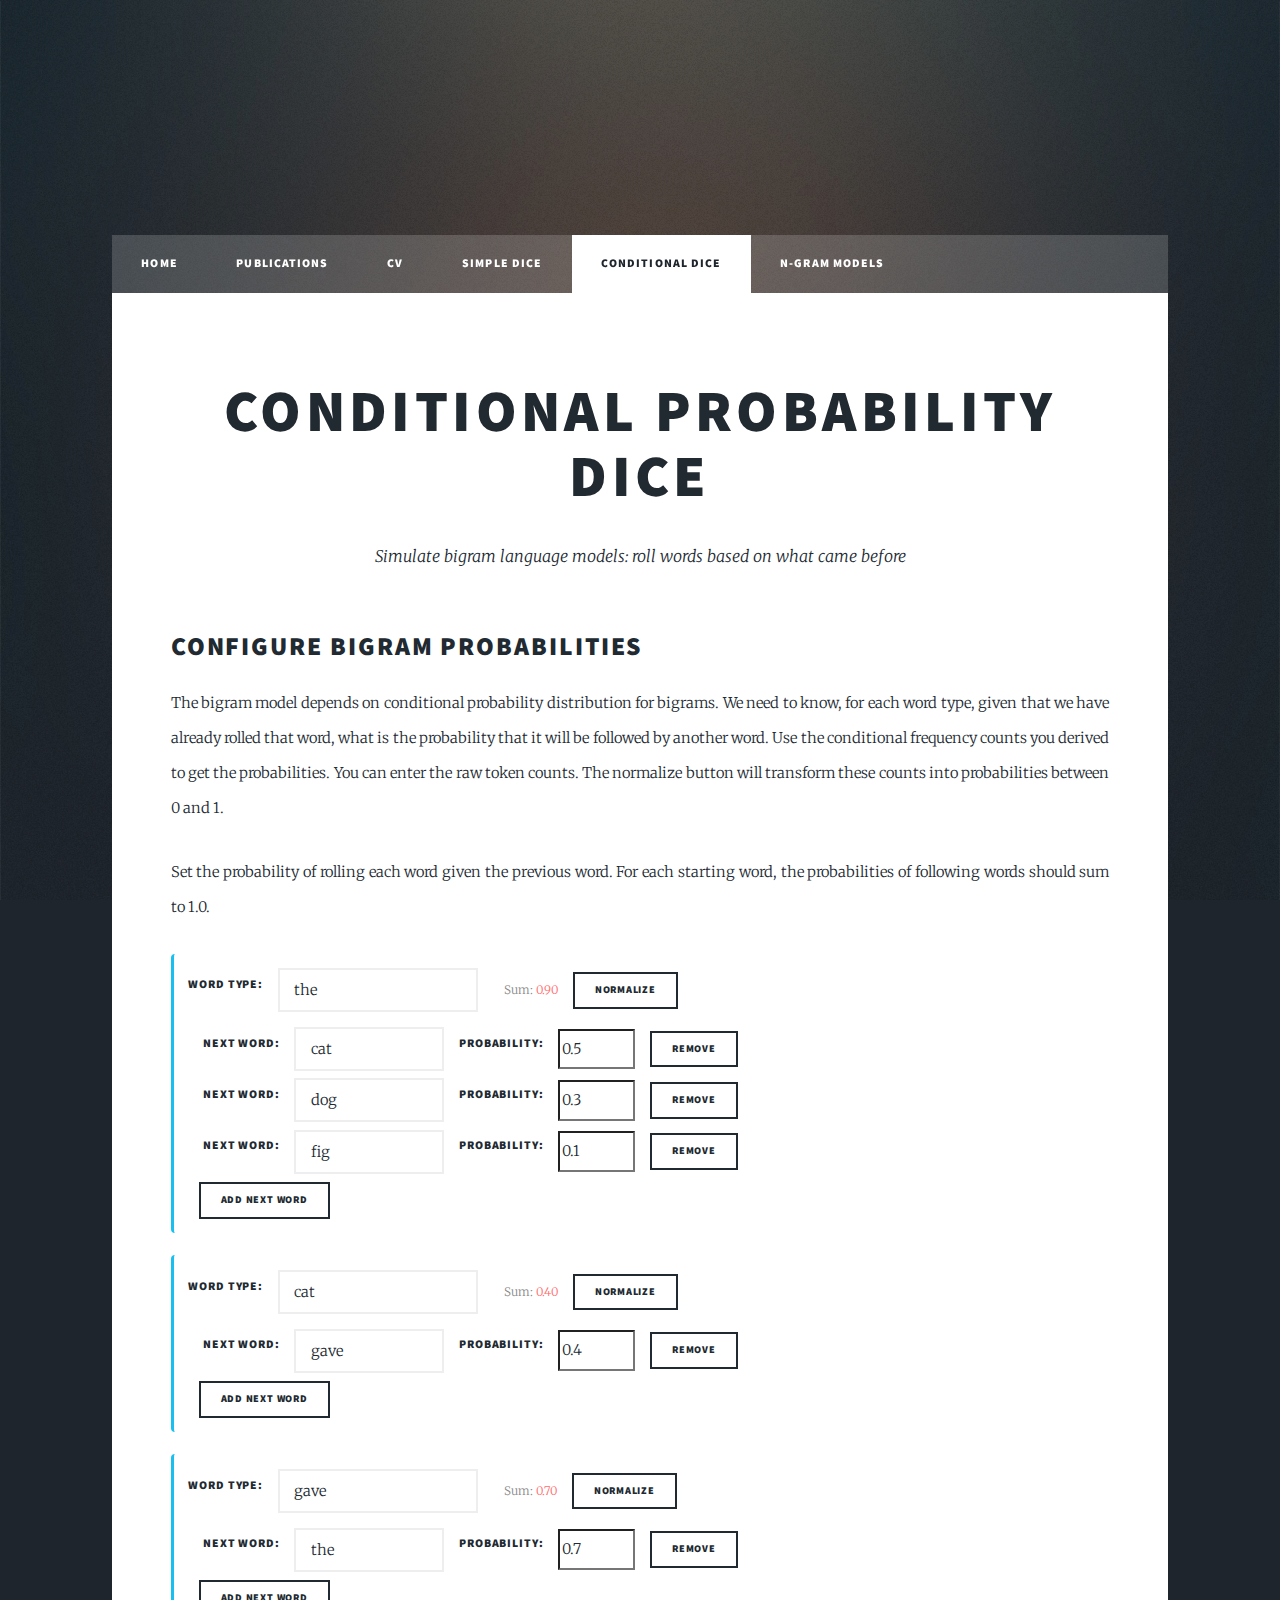
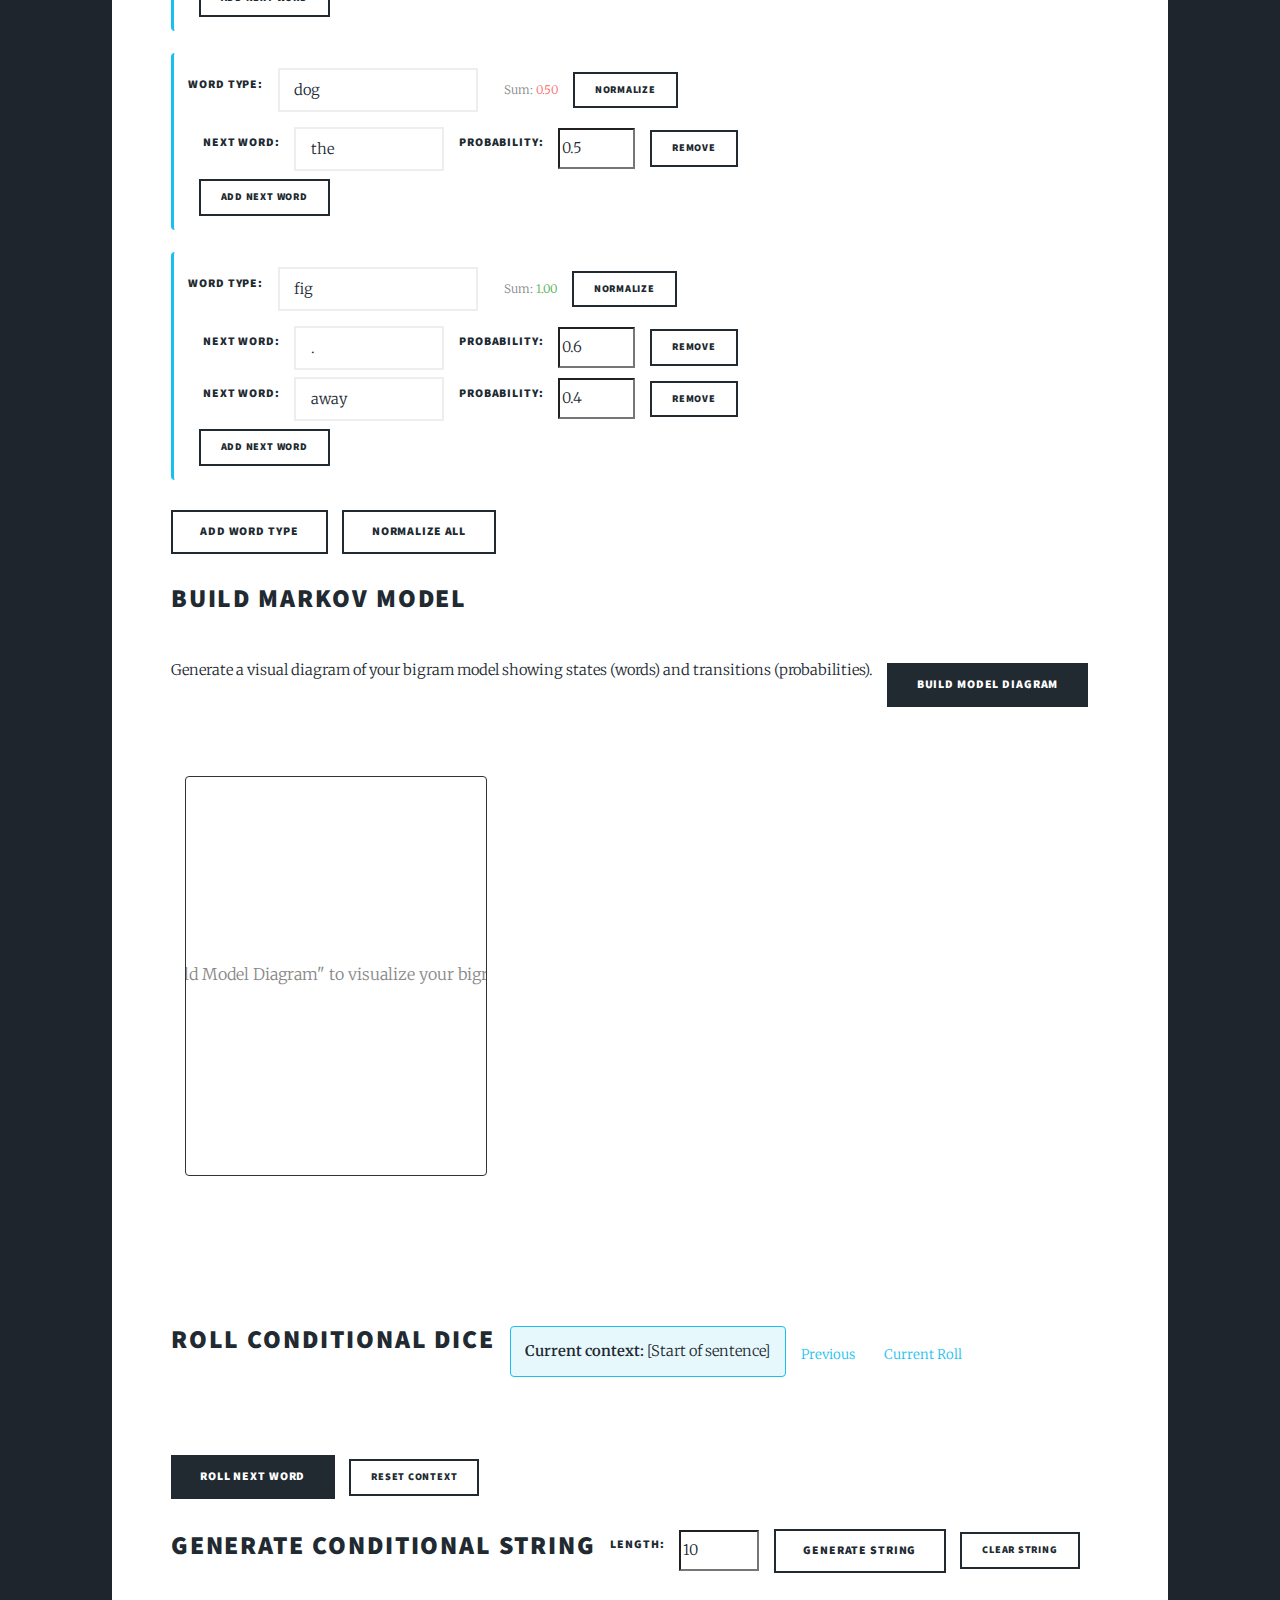
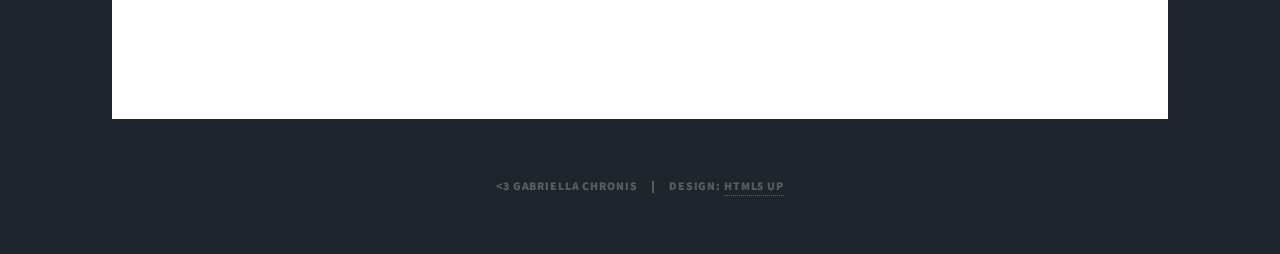
<file: conditional-dice.html>
<!DOCTYPE HTML>
<!--
	Massively by HTML5 UP
	html5up.net | @ajlkn
	Free for personal and commercial use under the CCA 3.0 license (html5up.net/license)
-->
<html>
	<head>
		<title>Conditional Probability Dice - Gabriella Chronis</title>
		<meta charset="utf-8" />
		<meta name="viewport" content="width=device-width, initial-scale=1, user-scalable=no" />
		<link rel="stylesheet" href="assets/css/main.css" />
		<noscript><link rel="stylesheet" href="assets/css/noscript.css" /></noscript>
		<style>
			.bigram-config {
				margin: 2em 0;
			}
			.word-section {
				margin: 1.5em 0;
				padding: 1em;
				background: rgba(255, 255, 255, 0.03);
				border-radius: 4px;
				border-left: 3px solid #18bfef;
			}
			.word-header {
				display: flex;
				align-items: center;
				gap: 1em;
				margin-bottom: 1em;
			}
			.word-input {
				flex: 1;
				max-width: 200px;
			}
			.bigram-input {
				display: flex;
				align-items: center;
				margin: 0.5em 0;
				gap: 1em;
				padding-left: 1em;
			}
			.bigram-input input[type="text"] {
				flex: 1;
				max-width: 150px;
			}
			.bigram-input input[type="number"] {
				max-width: 100px;
			}
			.controls {
				margin: 2em 0;
				display: flex;
				gap: 1em;
				flex-wrap: wrap;
				align-items: center;
			}
			.results {
				margin: 2em 0;
				padding: 1em;
				background: rgba(255, 255, 255, 0.05);
				border-radius: 4px;
			}
			.dice-container {
				display: flex;
				justify-content: center;
				align-items: center;
				margin: 2em 0;
				min-height: 120px;
				gap: 2em;
			}
			.dice {
				width: 100px;
				height: 100px;
				border: 3px solid #18bfef;
				border-radius: 15px;
				background: #fff;
				display: flex;
				align-items: center;
				justify-content: center;
				font-size: 1.2em;
				font-weight: bold;
				color: #333;
				position: relative;
				transform-style: preserve-3d;
				transition: all 0.3s ease;
				box-shadow: 0 4px 8px rgba(0,0,0,0.2);
			}
			.dice.rolling {
				animation: rollDice 0.8s ease-in-out;
			}
			@keyframes rollDice {
				0% { transform: rotateX(0deg) rotateY(0deg); }
				25% { transform: rotateX(90deg) rotateY(45deg) scale(1.1); }
				50% { transform: rotateX(180deg) rotateY(90deg) scale(1.2); }
				75% { transform: rotateX(270deg) rotateY(135deg) scale(1.1); }
				100% { transform: rotateX(360deg) rotateY(180deg) scale(1); }
			}
			.dice-face {
				word-wrap: break-word;
				text-align: center;
				max-width: 90px;
				line-height: 1.2;
				padding: 5px;
			}
			.dice-label {
				text-align: center;
				margin-top: 0.5em;
				font-size: 0.9em;
				color: #18bfef;
			}
			.conditional-result {
				font-size: 1.3em;
				color: #18bfef;
				margin: 1em 0;
				text-align: center;
			}
			.error {
				color: #ff6b6b;
				margin: 1em 0;
			}
			.probability-sum {
				font-size: 0.8em;
				color: #888;
				margin-left: 1em;
			}
			.add-bigram {
				margin-left: 1em;
			}
			.current-context {
				background: rgba(24, 191, 239, 0.1);
				border: 1px solid #18bfef;
				border-radius: 4px;
				padding: 0.5em 1em;
				margin: 1em 0;
				text-align: center;
			}
			.model-container {
				margin: 2em 0;
				padding: 1em;
				background: rgba(255, 255, 255, 0.05);
				border-radius: 4px;
				min-height: 400px;
				overflow: auto;
			}
			#model-svg {
				width: 100%;
				height: 400px;
				border: 1px solid #333;
				border-radius: 4px;
				background: #fff;
			}
			.model-node {
				fill: #18bfef;
				stroke: #0d47a1;
				stroke-width: 2;
			}
			.model-node-text {
				fill: #fff;
				font-family: Arial, sans-serif;
				font-size: 12px;
				font-weight: bold;
				text-anchor: middle;
				dominant-baseline: middle;
			}
			.model-edge {
				stroke: #333;
				stroke-width: 2;
				fill: none;
				marker-end: url(#arrowhead);
			}
			.model-edge-label {
				fill: #333;
				font-family: Arial, sans-serif;
				font-size: 10px;
				text-anchor: middle;
				background: #fff;
			}
			.model-edge-bg {
				fill: #fff;
				stroke: #fff;
				stroke-width: 3;
			}
		</style>
	</head>
	<body class="is-preload">

		<!-- Wrapper -->
			<div id="wrapper">

				<!-- Header -->
					<header id="header">
					</header>

				<!-- Nav -->
					<nav id="nav">
						<ul class="links">
							<li><a href="index.html">Home</a></li>
							<li><a href="publications.html">Publications</a></li>
							<li><a href="cv.html">CV</a></li>
							<li><a href="dice-roller.html">Simple Dice</a></li>
							<li class="active"><a href="conditional-dice.html">Conditional Dice</a></li>
							<li><a href="n-gram-models.html">N-gram Models</a></li>
						</ul>
					</nav>

				<!-- Main -->
					<div id="main">

						<!-- Post -->
							<section class="post">
								<header class="major">
									<h1>Conditional Probability Dice</h1>
									<p>Simulate bigram language models: roll words based on what came before</p>
								</header>

								<div class="bigram-config">
									<h2>Configure Bigram Probabilities</h2>
									<p>The bigram model depends on conditional probability distribution for bigrams. We need to know, for each word type, given that we have already rolled that word, what is the probability that it will be followed by another word. Use the conditional frequency counts you derived to get the probabilities. You can enter the raw token counts. The normalize button will transform these counts into probabilities between 0 and 1.</p>
									<p>Set the probability of rolling each word given the previous word. For each starting word, the probabilities of following words should sum to 1.0.</p>
									
									<div id="bigram-container">
										<div class="word-section">
											<div class="word-header">
												<label>Word type:</label>
												<input type="text" class="word-input" placeholder="the" value="the">
												<span class="probability-sum">Sum: <span class="sum-value">0.00</span></span>
												<button class="normalize-word button small">Normalize</button>
											</div>
											<div class="bigrams-list">
												<div class="bigram-input">
													<label>Next word:</label>
													<input type="text" class="next-word" placeholder="cat" value="cat">
													<label>Probability:</label>
													<input type="number" class="bigram-prob" step="0.01" min="0" max="1" value="0.5">
													<button class="remove-bigram button small">Remove</button>
												</div>
												<div class="bigram-input">
													<label>Next word:</label>
													<input type="text" class="next-word" placeholder="dog" value="dog">
													<label>Probability:</label>
													<input type="number" class="bigram-prob" step="0.01" min="0" max="1" value="0.3">
													<button class="remove-bigram button small">Remove</button>
												</div>
												<div class="bigram-input">
													<label>Next word:</label>
													<input type="text" class="next-word" placeholder="fig" value="fig">
													<label>Probability:</label>
													<input type="number" class="bigram-prob" step="0.01" min="0" max="1" value="0.1">
													<button class="remove-bigram button small">Remove</button>
												</div>
											</div>
											<button class="add-bigram button small">Add Next Word</button>
										</div>
										
										<div class="word-section">
											<div class="word-header">
												<label>Word type:</label>
												<input type="text" class="word-input" placeholder="cat" value="cat">
												<span class="probability-sum">Sum: <span class="sum-value">0.00</span></span>
												<button class="normalize-word button small">Normalize</button>
											</div>
											<div class="bigrams-list">
												<div class="bigram-input">
													<label>Next word:</label>
													<input type="text" class="next-word" placeholder="gave" value="gave">
													<label>Probability:</label>
													<input type="number" class="bigram-prob" step="0.01" min="0" max="1" value="0.4">
													<button class="remove-bigram button small">Remove</button>
												</div>
											</div>
											<button class="add-bigram button small">Add Next Word</button>
										</div>

										<div class="word-section">
											<div class="word-header">
												<label>Word type:</label>
												<input type="text" class="word-input" placeholder="gave" value="gave">
												<span class="probability-sum">Sum: <span class="sum-value">0.00</span></span>
												<button class="normalize-word button small">Normalize</button>
											</div>
											<div class="bigrams-list">
												<div class="bigram-input">
													<label>Next word:</label>
													<input type="text" class="next-word" placeholder="the" value="the">
													<label>Probability:</label>
													<input type="number" class="bigram-prob" step="0.01" min="0" max="1" value="0.7">
													<button class="remove-bigram button small">Remove</button>
												</div>
											</div>
											<button class="add-bigram button small">Add Next Word</button>
										</div>
										
										<div class="word-section">
											<div class="word-header">
												<label>Word type:</label>
												<input type="text" class="word-input" placeholder="dog" value="dog">
												<span class="probability-sum">Sum: <span class="sum-value">0.00</span></span>
												<button class="normalize-word button small">Normalize</button>
											</div>
											<div class="bigrams-list">
												<div class="bigram-input">
													<label>Next word:</label>
													<input type="text" class="next-word" placeholder="the" value="the">
													<label>Probability:</label>
													<input type="number" class="bigram-prob" step="0.01" min="0" max="1" value="0.5">
													<button class="remove-bigram button small">Remove</button>
												</div>
											</div>
											<button class="add-bigram button small">Add Next Word</button>
										</div>
										
										<div class="word-section">
											<div class="word-header">
												<label>Word type:</label>
												<input type="text" class="word-input" placeholder="fig" value="fig">
												<span class="probability-sum">Sum: <span class="sum-value">0.00</span></span>
												<button class="normalize-word button small">Normalize</button>
											</div>
											<div class="bigrams-list">
												<div class="bigram-input">
													<label>Next word:</label>
													<input type="text" class="next-word" placeholder="." value=".">
													<label>Probability:</label>
													<input type="number" class="bigram-prob" step="0.01" min="0" max="1" value="0.6">
													<button class="remove-bigram button small">Remove</button>
												</div>
												<div class="bigram-input">
													<label>Next word:</label>
													<input type="text" class="next-word" placeholder="away" value="away">
													<label>Probability:</label>
													<input type="number" class="bigram-prob" step="0.01" min="0" max="1" value="0.4">
													<button class="remove-bigram button small">Remove</button>
												</div>
											</div>
											<button class="add-bigram button small">Add Next Word</button>
										</div>
										
										
									</div>
									
									<div class="controls">
										<button id="add-word" class="button">Add Word Type</button>
										<button id="normalize-all" class="button">Normalize All</button>
									</div>
								</div>

								<div class="controls">
									<h2>Build Markov Model</h2>
									<p>Generate a visual diagram of your bigram model showing states (words) and transitions (probabilities).</p>
									<button id="build-model" class="button primary">Build Model Diagram</button>
									<div class="model-container">
										<svg id="model-svg">
											<defs>
												<marker id="arrowhead" markerWidth="10" markerHeight="7" refX="9" refY="3.5" orient="auto">
													<polygon points="0 0, 10 3.5, 0 7" fill="#333" />
												</marker>
											</defs>
											<text x="50%" y="50%" text-anchor="middle" dominant-baseline="middle" fill="#888" font-size="16">Click "Build Model Diagram" to visualize your bigram model</text>
										</svg>
									</div>
								</div>

								<div class="controls">
									<h2>Roll Conditional Dice</h2>
									<div class="current-context" id="current-context">
										<strong>Current context:</strong> <span id="context-word">[Start of sentence]</span>
									</div>
									<div class="dice-container">
										<div>
											<div id="prev-dice" class="dice" style="display: none;">
												<div class="dice-face">?</div>
											</div>
											<div class="dice-label">Previous</div>
										</div>
										<div>
											<div id="current-dice" class="dice" style="display: none;">
												<div class="dice-face">?</div>
											</div>
											<div class="dice-label">Current Roll</div>
										</div>
									</div>
									<button id="conditional-roll" class="button primary">Roll Next Word</button>
									<button id="reset-context" class="button small">Reset Context</button>
								</div>

								<div class="results" id="results" style="display: none;">
									<h3>Results</h3>
									<div id="result-content"></div>
								</div>

								<div class="controls">
									<h2>Generate Conditional String</h2>
									<div style="display: flex; gap: 1em; align-items: center; margin-bottom: 1em;">
										<label>Length:</label>
										<input type="number" id="string-length" min="1" max="50" value="10" style="width: 80px;">
										<button id="generate-string" class="button">Generate String</button>
										<button id="refresh-string" class="button small">Clear String</button>
									</div>
									<div id="generated-string" style="padding: 1em; background: rgba(255, 255, 255, 0.05); border-radius: 4px; min-height: 2em; font-family: monospace; word-wrap: break-word;"></div>
								</div>

							</section>

					</div>

				<!-- Copyright -->
					<div id="copyright">
						<ul><li>&lt;3 Gabriella Chronis</li><li>Design: <a href="https://html5up.net">HTML5 UP</a></li></ul>
					</div>

			</div>

		<!-- Scripts -->
			<script src="assets/js/jquery.min.js"></script>
			<script src="assets/js/jquery.scrollex.min.js"></script>
			<script src="assets/js/jquery.scrolly.min.js"></script>
			<script src="assets/js/browser.min.js"></script>
			<script src="assets/js/breakpoints.min.js"></script>
			<script src="assets/js/util.js"></script>
			<script src="assets/js/main.js"></script>
			<script>
				$(document).ready(function() {
					let currentContext = null;
					let generatedString = '';

					// Update probability sum for a word section
					function updateProbabilitySum(wordSection) {
						const probs = wordSection.find('.bigram-prob');
						const total = probs.toArray().reduce((sum, el) => sum + (parseFloat($(el).val()) || 0), 0);
						wordSection.find('.sum-value').text(total.toFixed(2));
						wordSection.find('.sum-value').css('color', Math.abs(total - 1.0) < 0.01 ? '#4CAF50' : '#ff6b6b');
					}

					// Update all probability sums
					function updateAllSums() {
						$('.word-section').each(function() {
							updateProbabilitySum($(this));
						});
					}

					// Add bigram to existing word
					$(document).on('click', '.add-bigram', function() {
						const bigramsList = $(this).siblings('.bigrams-list');
						const newBigram = $(`
							<div class="bigram-input">
								<label>Next word:</label>
								<input type="text" class="next-word" placeholder="word">
								<label>Probability:</label>
								<input type="number" class="bigram-prob" step="0.01" min="0" max="1" value="0.00">
								<button class="remove-bigram button small">Remove</button>
							</div>
						`);
						bigramsList.append(newBigram);
						updateProbabilitySum($(this).parent());
					});

					// Remove bigram
					$(document).on('click', '.remove-bigram', function() {
						const wordSection = $(this).closest('.word-section');
						$(this).parent().remove();
						updateProbabilitySum(wordSection);
					});

					// Add new word section
					$('#add-word').click(function() {
						const wordCount = $('.word-section').length + 1;
						const newWordSection = $(`
							<div class="word-section">
								<div class="word-header">
									<label>Word type:</label>
									<input type="text" class="word-input" placeholder="word${wordCount}" value="word${wordCount}">
									<span class="probability-sum">Sum: <span class="sum-value">0.00</span></span>
									<button class="normalize-word button small">Normalize</button>
									<button class="remove-word button small">Remove Word</button>
								</div>
								<div class="bigrams-list">
									<div class="bigram-input">
										<label>Next word:</label>
										<input type="text" class="next-word" placeholder="word">
										<label>Probability:</label>
										<input type="number" class="bigram-prob" step="0.01" min="0" max="1" value="0.00">
										<button class="remove-bigram button small">Remove</button>
									</div>
								</div>
								<button class="add-bigram button small">Add Next Word</button>
							</div>
						`);
						$('#bigram-container').append(newWordSection);
						updateProbabilitySum(newWordSection);
					});

					// Remove word section
					$(document).on('click', '.remove-word', function() {
						$(this).closest('.word-section').remove();
					});

					// Normalize probabilities for one word
					$(document).on('click', '.normalize-word', function() {
						const wordSection = $(this).closest('.word-section');
						const probs = wordSection.find('.bigram-prob');
						const total = probs.toArray().reduce((sum, el) => sum + (parseFloat($(el).val()) || 0), 0);
						if (total > 0) {
							probs.each(function() {
								const currentVal = parseFloat($(this).val()) || 0;
								$(this).val((currentVal / total).toFixed(3));
							});
						}
						updateProbabilitySum(wordSection);
					});

					// Normalize all probabilities
					$('#normalize-all').click(function() {
						$('.normalize-word').click();
					});

					// Update sums when probabilities change
					$(document).on('input', '.bigram-prob', function() {
						updateProbabilitySum($(this).closest('.word-section'));
					});

					// Get bigram configuration
					function getBigramConfig() {
						const config = {};
						$('.word-section').each(function() {
							const word = $(this).find('.word-input').val().trim();
							if (!word) return;
							
							const bigrams = [];
							$(this).find('.bigram-input').each(function() {
								const nextWord = $(this).find('.next-word').val().trim();
								const prob = parseFloat($(this).find('.bigram-prob').val()) || 0;
								if (nextWord && prob > 0) {
									bigrams.push({ word: nextWord, prob });
								}
							});
							
							if (bigrams.length > 0) {
								config[word] = bigrams;
							}
						});
						return config;
					}

					// Validate bigram probabilities
					function validateBigrams(config) {
						for (let word in config) {
							const total = config[word].reduce((sum, bigram) => sum + bigram.prob, 0);
							if (Math.abs(total - 1.0) > 0.01) {
								return false;
							}
						}
						return true;
					}

					// Roll next word based on current context
					function rollConditionalDice(config, context) {
						if (!context || !config[context]) {
							// If no context or no bigrams for context, pick randomly from all possible words
							const allWords = Object.keys(config);
							if (allWords.length === 0) return null;
							return allWords[Math.floor(Math.random() * allWords.length)];
						}

						const bigrams = config[context];
						const random = Math.random();
						let cumulative = 0;
						
						for (let bigram of bigrams) {
							cumulative += bigram.prob;
							if (random <= cumulative) {
								return bigram.word;
							}
						}
						
						return bigrams[bigrams.length - 1].word; // Fallback
					}

					// Conditional roll
					$('#conditional-roll').click(function() {
						const config = getBigramConfig();
						if (Object.keys(config).length === 0) {
							showError('Please configure at least one word with bigram probabilities.');
							return;
						}

						// Show animations
						const prevDice = $('#prev-dice');
						const currentDice = $('#current-dice');
						
						if (currentContext) {
							prevDice.find('.dice-face').text(currentContext);
							prevDice.show();
						}
						
						currentDice.show();
						currentDice.addClass('rolling');
						$('#results').hide();

						// After animation
						setTimeout(function() {
							const result = rollConditionalDice(config, currentContext);
							currentDice.removeClass('rolling');
							
							if (result) {
								currentDice.find('.dice-face').text(result);
								showConditionalResult(currentContext, result);
								currentContext = result;
								$('#context-word').text(currentContext);
							} else {
								showError('No valid transitions available from current context.');
							}
						}, 800);
					});

					// Reset context
					$('#reset-context').click(function() {
						currentContext = null;
						$('#context-word').text('[Start of sentence]');
						$('#prev-dice').hide();
						$('#current-dice').hide();
						$('#results').hide();
					});

					// Generate string
					$('#generate-string').click(function() {
						const config = getBigramConfig();
						const length = parseInt($('#string-length').val()) || 10;
						
						if (Object.keys(config).length === 0) {
							showError('Please configure at least one word with bigram probabilities.');
							return;
						}

						let string = '';
						let context = null;
						
						for (let i = 0; i < length; i++) {
							const nextWord = rollConditionalDice(config, context);
							if (!nextWord) break;
							
							if (string.length > 0) {
								string += ' ' + nextWord;
							} else {
								string = nextWord;
							}
							context = nextWord;
						}
						
						$('#generated-string').text(string);
					});

					// Clear string
					$('#refresh-string').click(function() {
						$('#generated-string').text('');
					});

					// Show conditional result
					function showConditionalResult(prev, current) {
						let content = '<div class="conditional-result">';
						if (prev) {
							content += `After <strong>${prev}</strong>, rolled: <strong>${current}</strong>`;
						} else {
							content += `Started with: <strong>${current}</strong>`;
						}
						content += '</div>';
						
						$('#result-content').html(content);
						$('#results').show();
					}

					// Show error
					function showError(message) {
						const content = `<div class="error">${message}</div>`;
						$('#result-content').html(content);
						$('#results').show();
					}

					// Build Markov model diagram
					$('#build-model').click(function() {
						const config = getBigramConfig();
						if (Object.keys(config).length === 0) {
							showError('Please configure at least one word with bigram probabilities to build the model.');
							return;
						}
						buildMarkovModel(config);
					});

					// Build visual Markov model
					function buildMarkovModel(config) {
						const svg = document.getElementById('model-svg');
						const svgWidth = svg.clientWidth;
						const svgHeight = svg.clientHeight;
						
						// Clear existing content
						svg.innerHTML = `
							<defs>
								<marker id="arrowhead" markerWidth="10" markerHeight="7" refX="9" refY="3.5" orient="auto">
									<polygon points="0 0, 10 3.5, 0 7" fill="#333" />
								</marker>
							</defs>
						`;

						// Get all unique words (nodes)
						const words = Object.keys(config);
						const allTargets = new Set();
						Object.values(config).forEach(bigrams => {
							bigrams.forEach(bigram => allTargets.add(bigram.word));
						});
						const allWords = [...new Set([...words, ...allTargets])];

						// Calculate node positions in a circle
						const centerX = svgWidth / 2;
						const centerY = svgHeight / 2;
						const radius = Math.min(svgWidth, svgHeight) * 0.3;
						const nodeRadius = 25;
						const positions = {};

						allWords.forEach((word, index) => {
							const angle = (2 * Math.PI * index) / allWords.length;
							positions[word] = {
								x: centerX + radius * Math.cos(angle),
								y: centerY + radius * Math.sin(angle)
							};
						});

						// Detect bidirectional connections for curved arrows
						const bidirectional = new Set();
						Object.keys(config).forEach(fromWord => {
							config[fromWord].forEach(bigram => {
								if (config[bigram.word] && config[bigram.word].some(b => b.word === fromWord)) {
									// Both directions exist - mark for curved drawing
									const key1 = `${fromWord}-${bigram.word}`;
									const key2 = `${bigram.word}-${fromWord}`;
									bidirectional.add(key1);
									bidirectional.add(key2);
								}
							});
						});

						// Draw edges (transitions) first so they appear behind nodes
						Object.keys(config).forEach(fromWord => {
							const fromPos = positions[fromWord];
							config[fromWord].forEach(bigram => {
								const toPos = positions[bigram.word];
								if (fromPos && toPos && bigram.prob > 0) {
									const connectionKey = `${fromWord}-${bigram.word}`;
									const isBidirectional = bidirectional.has(connectionKey);
									drawEdge(svg, fromPos, toPos, bigram.prob, fromWord === bigram.word, isBidirectional, fromWord, bigram.word);
								}
							});
						});

						// Draw nodes (states)
						allWords.forEach(word => {
							const pos = positions[word];
							drawNode(svg, pos.x, pos.y, word, config[word] ? true : false);
						});
					}

					// Draw a node (state)
					function drawNode(svg, x, y, text, hasTransitions) {
						const g = document.createElementNS('http://www.w3.org/2000/svg', 'g');
						
						// Node circle
						const circle = document.createElementNS('http://www.w3.org/2000/svg', 'circle');
						circle.setAttribute('cx', x);
						circle.setAttribute('cy', y);
						circle.setAttribute('r', 25);
						circle.setAttribute('class', 'model-node');
						if (!hasTransitions) {
							circle.setAttribute('fill', '#999'); // Gray for terminal states
						}
						
						// Node text
						const textElement = document.createElementNS('http://www.w3.org/2000/svg', 'text');
						textElement.setAttribute('x', x);
						textElement.setAttribute('y', y);
						textElement.setAttribute('class', 'model-node-text');
						textElement.textContent = text.length > 8 ? text.substring(0, 6) + '...' : text;
						
						g.appendChild(circle);
						g.appendChild(textElement);
						svg.appendChild(g);
					}

					// Draw an edge (transition)
					function drawEdge(svg, fromPos, toPos, probability, isSelfLoop, isBidirectional, fromWord, toWord) {
						const g = document.createElementNS('http://www.w3.org/2000/svg', 'g');
						
						if (isSelfLoop) {
							// Draw self-loop as a circle above the node
							const loopRadius = 15;
							const loopCenterX = fromPos.x;
							const loopCenterY = fromPos.y - 40;
							
							const path = document.createElementNS('http://www.w3.org/2000/svg', 'path');
							const pathData = `M ${fromPos.x - 10} ${fromPos.y - 25} 
											Q ${loopCenterX - loopRadius} ${loopCenterY} ${loopCenterX} ${loopCenterY - loopRadius} 
											Q ${loopCenterX + loopRadius} ${loopCenterY} ${fromPos.x + 10} ${fromPos.y - 25}`;
							path.setAttribute('d', pathData);
							path.setAttribute('class', 'model-edge');
							
							// Label for self-loop
							const labelBg = document.createElementNS('http://www.w3.org/2000/svg', 'circle');
							labelBg.setAttribute('cx', loopCenterX);
							labelBg.setAttribute('cy', loopCenterY - loopRadius);
							labelBg.setAttribute('r', 12);
							labelBg.setAttribute('class', 'model-edge-bg');
							
							const label = document.createElementNS('http://www.w3.org/2000/svg', 'text');
							label.setAttribute('x', loopCenterX);
							label.setAttribute('y', loopCenterY - loopRadius);
							label.setAttribute('class', 'model-edge-label');
							label.textContent = probability.toFixed(2);
							
							g.appendChild(path);
							g.appendChild(labelBg);
							g.appendChild(label);
							
						} else if (isBidirectional) {
							// Use curved arrows for bidirectional connections
							const dx = toPos.x - fromPos.x;
							const dy = toPos.y - fromPos.y;
							const distance = Math.sqrt(dx * dx + dy * dy);
							const unitX = dx / distance;
							const unitY = dy / distance;
							
							// Start and end points on circle circumference
							const startX = fromPos.x + unitX * 25;
							const startY = fromPos.y + unitY * 25;
							const endX = toPos.x - unitX * 25;
							const endY = toPos.y - unitY * 25;
							
							// Calculate control point for curve
							// Use a consistent curve direction based on word comparison to avoid asymmetry
							const curveOffset = 30;
							const perpX = -unitY; // Perpendicular to the line
							const perpY = unitX;
							
							// Determine curve direction consistently
							const curveDirection = fromWord < toWord ? 1 : -1;
							const controlX = (startX + endX) / 2 + perpX * curveOffset * curveDirection;
							const controlY = (startY + endY) / 2 + perpY * curveOffset * curveDirection;
							
							// Create curved path
							const path = document.createElementNS('http://www.w3.org/2000/svg', 'path');
							const pathData = `M ${startX} ${startY} Q ${controlX} ${controlY} ${endX} ${endY}`;
							path.setAttribute('d', pathData);
							path.setAttribute('class', 'model-edge');
							
							// Position label at the curve's midpoint
							const t = 0.5; // Parameter for quadratic bezier curve
							const labelX = (1-t)*(1-t)*startX + 2*(1-t)*t*controlX + t*t*endX;
							const labelY = (1-t)*(1-t)*startY + 2*(1-t)*t*controlY + t*t*endY;
							
							const labelBg = document.createElementNS('http://www.w3.org/2000/svg', 'circle');
							labelBg.setAttribute('cx', labelX);
							labelBg.setAttribute('cy', labelY);
							labelBg.setAttribute('r', 10);
							labelBg.setAttribute('class', 'model-edge-bg');
							
							const label = document.createElementNS('http://www.w3.org/2000/svg', 'text');
							label.setAttribute('x', labelX);
							label.setAttribute('y', labelY);
							label.setAttribute('class', 'model-edge-label');
							label.textContent = probability.toFixed(2);
							
							g.appendChild(path);
							g.appendChild(labelBg);
							g.appendChild(label);
							
						} else {
							// Draw straight arrow for unidirectional connections
							const dx = toPos.x - fromPos.x;
							const dy = toPos.y - fromPos.y;
							const distance = Math.sqrt(dx * dx + dy * dy);
							const unitX = dx / distance;
							const unitY = dy / distance;
							
							const startX = fromPos.x + unitX * 25;
							const startY = fromPos.y + unitY * 25;
							const endX = toPos.x - unitX * 25;
							const endY = toPos.y - unitY * 25;
							
							// Edge line
							const line = document.createElementNS('http://www.w3.org/2000/svg', 'line');
							line.setAttribute('x1', startX);
							line.setAttribute('y1', startY);
							line.setAttribute('x2', endX);
							line.setAttribute('y2', endY);
							line.setAttribute('class', 'model-edge');
							
							// Label background
							const midX = (startX + endX) / 2;
							const midY = (startY + endY) / 2;
							
							const labelBg = document.createElementNS('http://www.w3.org/2000/svg', 'circle');
							labelBg.setAttribute('cx', midX);
							labelBg.setAttribute('cy', midY);
							labelBg.setAttribute('r', 10);
							labelBg.setAttribute('class', 'model-edge-bg');
							
							// Label text
							const label = document.createElementNS('http://www.w3.org/2000/svg', 'text');
							label.setAttribute('x', midX);
							label.setAttribute('y', midY);
							label.setAttribute('class', 'model-edge-label');
							label.textContent = probability.toFixed(2);
							
							g.appendChild(line);
							g.appendChild(labelBg);
							g.appendChild(label);
						}
						
						svg.appendChild(g);
					}

					// Initialize sums
					updateAllSums();
				});
			</script>

	</body>
</html>
</file>
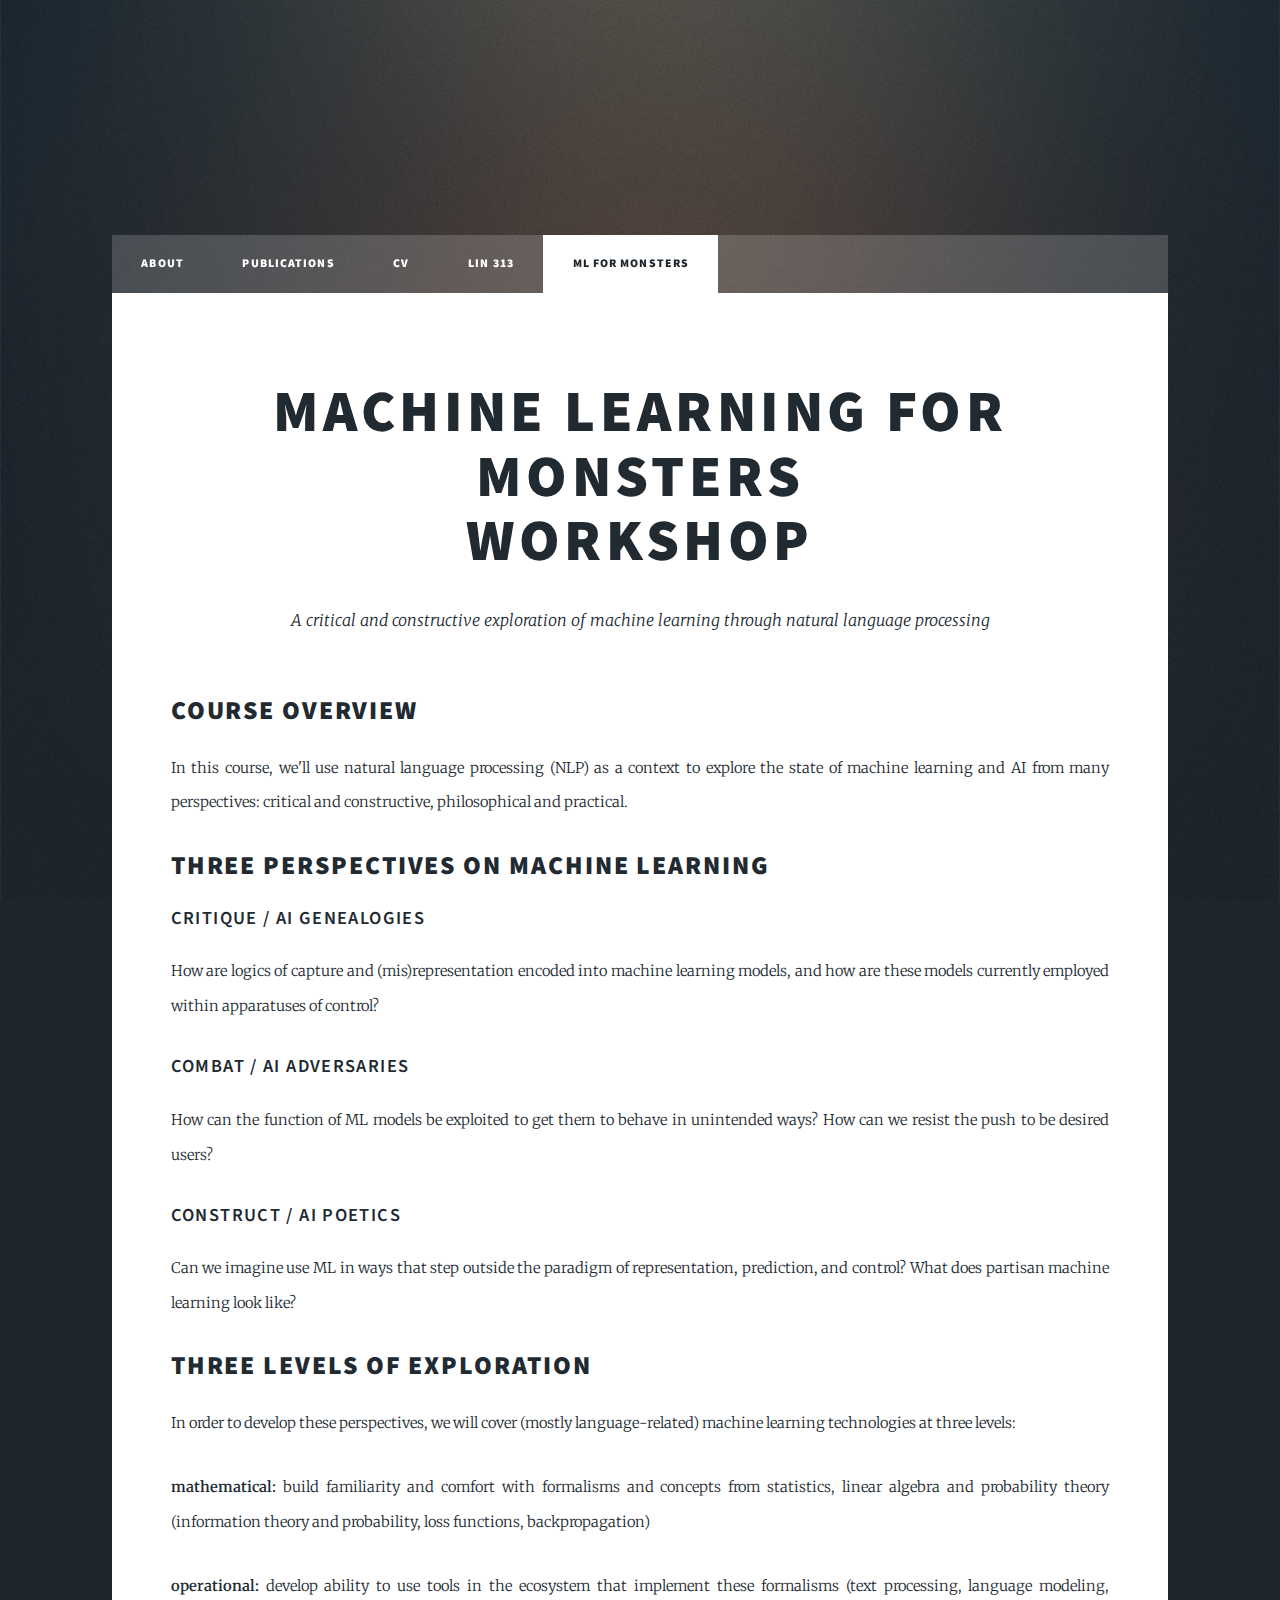
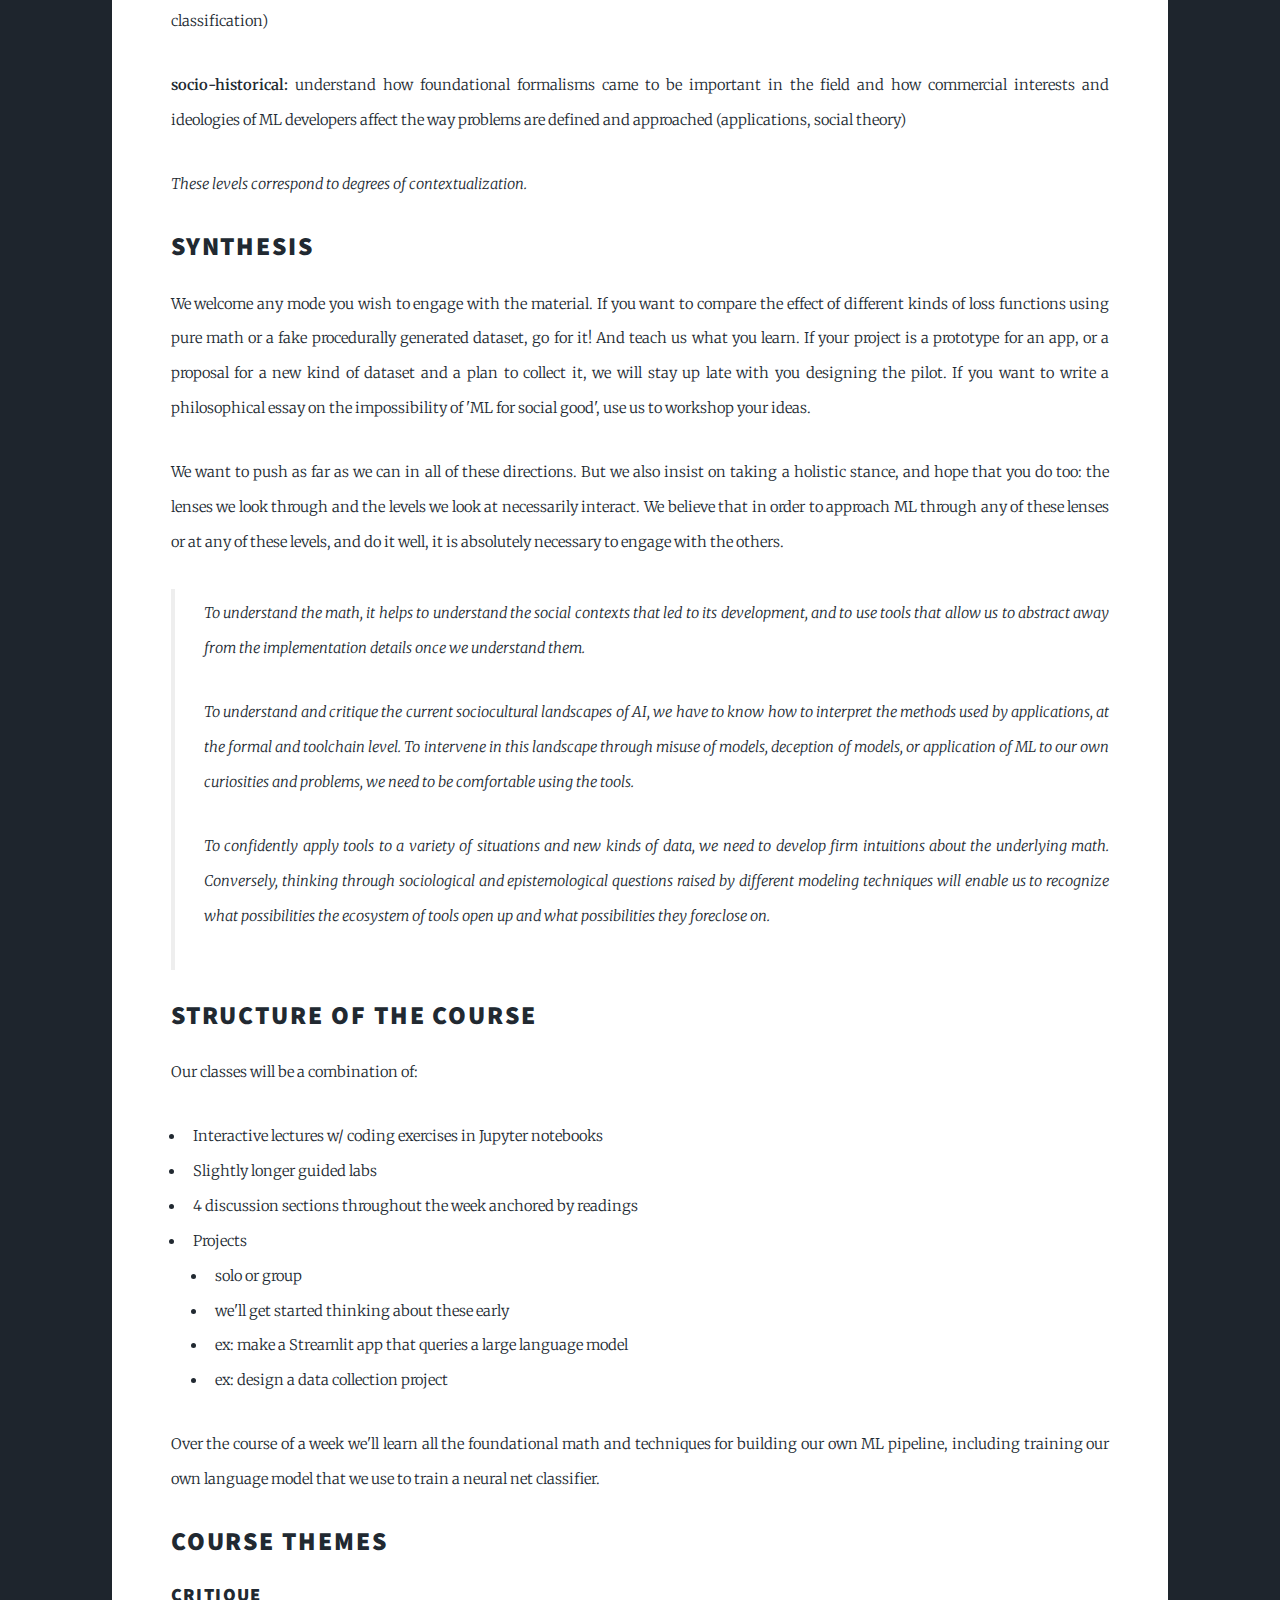
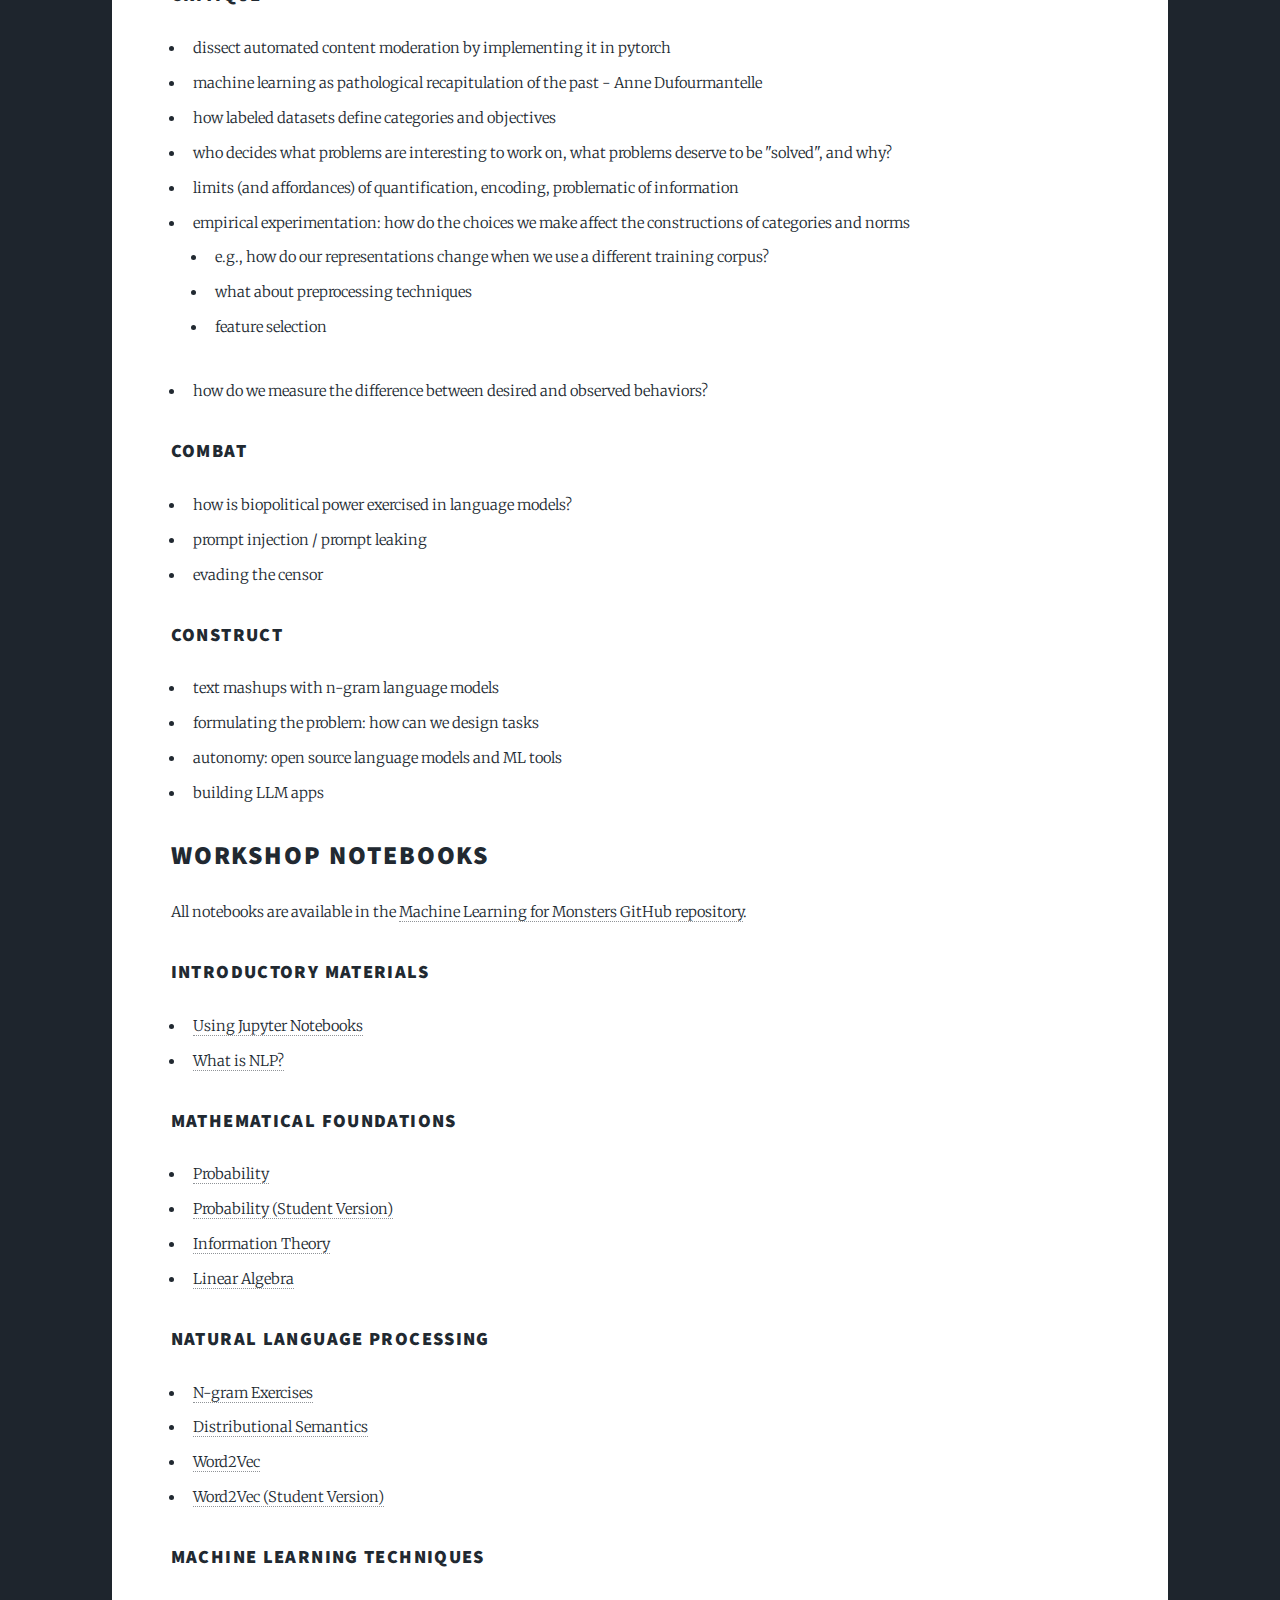
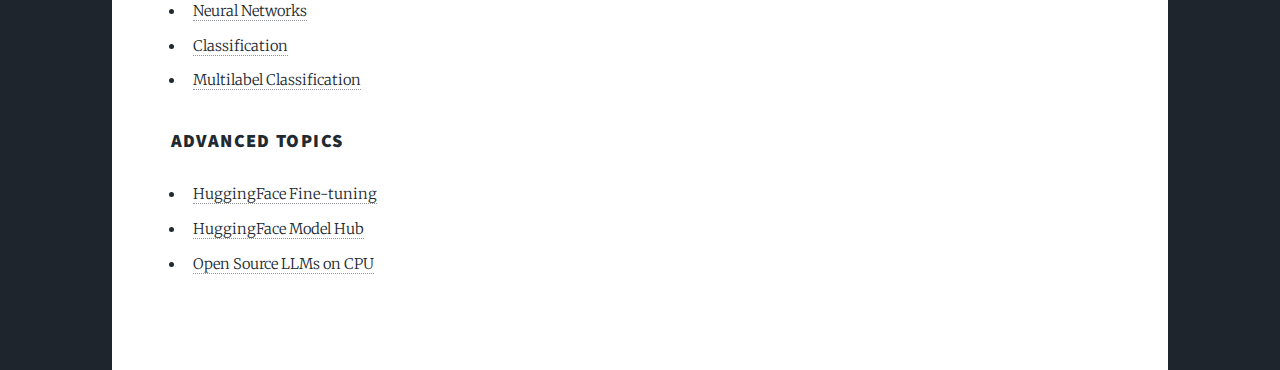
<file: deepmay.html>
<!DOCTYPE HTML>
<!--
	Massively by HTML5 UP
	html5up.net | @ajlkn
	Free for personal and commercial use under the CCA 3.0 license (html5up.net/license)
-->
<html>
	<head>
		<title>Machine Learning for Monsters Workshop</title>
		<meta charset="utf-8" />
		<meta name="viewport" content="width=device-width, initial-scale=1, user-scalable=no" />
		<link rel="stylesheet" href="assets/css/main.css" />
		<noscript><link rel="stylesheet" href="assets/css/noscript.css" /></noscript>
	</head>
	<body class="is-preload">

		<!-- Wrapper -->
			<div id="wrapper">

				<!-- Header -->
					<header id="header">
					</header>

				<!-- Nav -->
					<nav id="nav">
						<ul class="links">
							<li><a href="index.html">About</a></li>
							<li><a href="publications.html">Publications</a></li>
							<li><a href="cv.html">CV</a></li>
							<li><a href="lin313.html">LIN 313</a></li>
							<li class="active"><a href="deepmay.html">ML for Monsters</a></li>
						</ul>
					</nav>

				<!-- Main -->
					<div id="main">

						<!-- Post -->
							<section class="post">
								<header class="major">
									<h1>Machine Learning for Monsters<br />Workshop</h1>
									<p>A critical and constructive exploration of machine learning through natural language processing</p>
								</header>

								<!-- Course Description -->
								<section>
									<header>
										<h2>Course Overview</h2>
									</header>
									<p>In this course, we'll use natural language processing (NLP) as a context to explore the state of machine learning and AI from many perspectives: critical and constructive, philosophical and practical.</p>
								</section>

								<!-- Three Perspectives -->
								<section>
									<header>
										<h2>Three Perspectives on Machine Learning</h2>
									</header>
									<h3><strong>critique / AI genealogies</strong></h3>
									<p>How are logics of capture and (mis)representation encoded into machine learning models, and how are these models currently employed within apparatuses of control?</p>
									
									<h3><strong>combat / AI adversaries</strong></h3>
									<p>How can the function of ML models be exploited to get them to behave in unintended ways? How can we resist the push to be desired users?</p>
									
									<h3><strong>construct / AI poetics</strong></h3>
									<p>Can we imagine use ML in ways that step outside the paradigm of representation, prediction, and control? What does partisan machine learning look like?</p>
								</section>

								<!-- Three Levels -->
								<section>
									<header>
										<h2>Three Levels of Exploration</h2>
									</header>
									<p>In order to develop these perspectives, we will cover (mostly language-related) machine learning technologies at three levels:</p>
									
									<p><strong>mathematical:</strong> build familiarity and comfort with formalisms and concepts from statistics, linear algebra and probability theory (information theory and probability, loss functions, backpropagation)</p>

									<p><strong>operational:</strong> develop ability to use tools in the ecosystem that implement these formalisms (text processing, language modeling, classification)</p>

									<p><strong>socio-historical:</strong> understand how foundational formalisms came to be important in the field and how commercial interests and ideologies of ML developers affect the way problems are defined and approached (applications, social theory)</p>

									<p><em>These levels correspond to degrees of contextualization.</em></p>
								</section>

								<!-- Synthesis -->
								<section>
									<header>
										<h2>Synthesis</h2>
									</header>
									<p>We welcome any mode you wish to engage with the material. If you want to compare the effect of different kinds of loss functions using pure math or a fake procedurally generated dataset, go for it! And teach us what you learn. If your project is a prototype for an app, or a proposal for a new kind of dataset and a plan to collect it, we will stay up late with you designing the pilot. If you want to write a philosophical essay on the impossibility of 'ML for social good', use us to workshop your ideas.</p>

									<p>We want to push as far as we can in all of these directions. But we also insist on taking a holistic stance, and hope that you do too: the lenses we look through and the levels we look at necessarily interact. We believe that in order to approach ML through any of these lenses or at any of these levels, and do it well, it is absolutely necessary to engage with the others.</p>

									<blockquote>
										<p>To understand the math, it helps to understand the social contexts that led to its development, and to use tools that allow us to abstract away from the implementation details once we understand them.</p>
										
										<p>To understand and critique the current sociocultural landscapes of AI, we have to know how to interpret the methods used by applications, at the formal and toolchain level. To intervene in this landscape through misuse of models, deception of models, or application of ML to our own curiosities and problems, we need to be comfortable using the tools.</p>
										
										<p>To confidently apply tools to a variety of situations and new kinds of data, we need to develop firm intuitions about the underlying math. Conversely, thinking through sociological and epistemological questions raised by different modeling techniques will enable us to recognize what possibilities the ecosystem of tools open up and what possibilities they foreclose on.</p>
									</blockquote>
								</section>

								<!-- Structure -->
								<section>
									<header>
										<h2>Structure of the Course</h2>
									</header>
									<p>Our classes will be a combination of:</p>
									<ul>
										<li>Interactive lectures w/ coding exercises in Jupyter notebooks</li>
										<li>Slightly longer guided labs</li>
										<li>4 discussion sections throughout the week anchored by readings</li>
										<li>Projects
											<ul>
												<li>solo or group</li>
												<li>we'll get started thinking about these early</li>
												<li>ex: make a Streamlit app that queries a large language model</li>
												<li>ex: design a data collection project</li>
											</ul>
										</li>
									</ul>

									<p>Over the course of a week we'll learn all the foundational math and techniques for building our own ML pipeline, including training our own language model that we use to train a neural net classifier.</p>
								</section>

								<!-- Course Themes -->
								<section>
									<header>
										<h2>Course Themes</h2>
									</header>
									
									<h3>Critique</h3>
									<ul>
										<li>dissect automated content moderation by implementing it in pytorch</li>
										<li>machine learning as pathological recapitulation of the past - Anne Dufourmantelle</li>
										<li>how labeled datasets define categories and objectives</li>
										<li>who decides what problems are interesting to work on, what problems deserve to be "solved", and why?</li>
										<li>limits (and affordances) of quantification, encoding, problematic of information</li>
										<li>empirical experimentation: how do the choices we make affect the constructions of categories and norms
											<ul>
												<li>e.g., how do our representations change when we use a different training corpus?</li>
												<li>what about preprocessing techniques</li>
												<li>feature selection</li>
											</ul>
										</li>
										<li>how do we measure the difference between desired and observed behaviors?</li>
									</ul>

									<h3>Combat</h3>
									<ul>
										<li>how is biopolitical power exercised in language models?</li>
										<li>prompt injection / prompt leaking</li>
										<li>evading the censor</li>
									</ul>

									<h3>Construct</h3>
									<ul>
										<li>text mashups with n-gram language models</li>
										<li>formulating the problem: how can we design tasks</li>
										<li>autonomy: open source language models and ML tools</li>
										<li>building LLM apps</li>
									</ul>
								</section>

								<!-- Notebooks -->
								<section>
									<header>
										<h2>Workshop Notebooks</h2>
									</header>
									<p>All notebooks are available in the <a href="https://github.com/deepmay/DM23-ml-for-monsters" target="_blank">Machine Learning for Monsters GitHub repository</a>.</p>

									<h3>Introductory Materials</h3>
									<ul>
										<li><a href="https://github.com/deepmay/DM23-ml-for-monsters/blob/main/notebooks/day1_using_jupyter_notebooks.ipynb" target="_blank">Using Jupyter Notebooks</a></li>
										<li><a href="https://github.com/deepmay/DM23-ml-for-monsters/blob/main/notebooks/day1_what_is_nlp.ipynb" target="_blank">What is NLP?</a></li>
									</ul>

									<h3>Mathematical Foundations</h3>
									<ul>
										<li><a href="https://github.com/deepmay/DM23-ml-for-monsters/blob/main/notebooks/day2_probability.ipynb" target="_blank">Probability</a></li>
										<li><a href="https://github.com/deepmay/DM23-ml-for-monsters/blob/main/notebooks/day2_probability_students.ipynb" target="_blank">Probability (Student Version)</a></li>
										<li><a href="https://github.com/deepmay/DM23-ml-for-monsters/blob/main/notebooks/day2_information_theory.ipynb" target="_blank">Information Theory</a></li>
										<li><a href="https://github.com/deepmay/DM23-ml-for-monsters/blob/main/notebooks/day3_linear_algebra.ipynb" target="_blank">Linear Algebra</a></li>
									</ul>

									<h3>Natural Language Processing</h3>
									<ul>
										<li><a href="https://github.com/deepmay/DM23-ml-for-monsters/blob/main/notebooks/day_2_n_gram_exercises.ipynb" target="_blank">N-gram Exercises</a></li>
										<li><a href="https://github.com/deepmay/DM23-ml-for-monsters/blob/main/notebooks/day_3_distributional_semantics.ipynb" target="_blank">Distributional Semantics</a></li>
										<li><a href="https://github.com/deepmay/DM23-ml-for-monsters/blob/main/notebooks/day4_word2vec.ipynb" target="_blank">Word2Vec</a></li>
										<li><a href="https://github.com/deepmay/DM23-ml-for-monsters/blob/main/notebooks/day4_word2vec_student.ipynb" target="_blank">Word2Vec (Student Version)</a></li>
									</ul>

									<h3>Machine Learning Techniques</h3>
									<ul>
										<li><a href="https://github.com/deepmay/DM23-ml-for-monsters/blob/main/notebooks/day4_neural_nets.ipynb" target="_blank">Neural Networks</a></li>
										<li><a href="https://github.com/deepmay/DM23-ml-for-monsters/blob/main/notebooks/day_5_classification.ipynb" target="_blank">Classification</a></li>
										<li><a href="https://github.com/deepmay/DM23-ml-for-monsters/blob/main/notebooks/day_5_multilabel_classification.ipynb" target="_blank">Multilabel Classification</a></li>
									</ul>

									<h3>Advanced Topics</h3>
									<ul>
										<li><a href="https://github.com/deepmay/DM23-ml-for-monsters/blob/main/notebooks/day6_huggingface_finetune.ipynb" target="_blank">HuggingFace Fine-tuning</a></li>
										<li><a href="https://github.com/deepmay/DM23-ml-for-monsters/blob/main/notebooks/day6_huggingface_model_hub.ipynb" target="_blank">HuggingFace Model Hub</a></li>
										<li><a href="https://github.com/deepmay/DM23-ml-for-monsters/blob/main/notebooks/day7_open_source_llm_CPU.ipynb" target="_blank">Open Source LLMs on CPU</a></li>
									</ul>
								</section>

							</section>

					</div>
					<div id="footer">
					</div>					
			</div>

		<!-- Scripts -->
			<script src="assets/js/jquery.min.js"></script>
			<script src="assets/js/jquery.scrollex.min.js"></script>
			<script src="assets/js/jquery.scrolly.min.js"></script>
			<script src="assets/js/browser.min.js"></script>
			<script src="assets/js/breakpoints.min.js"></script>
			<script src="assets/js/util.js"></script>
			<script src="assets/js/main.js"></script>

	</body>
</html>
</file>
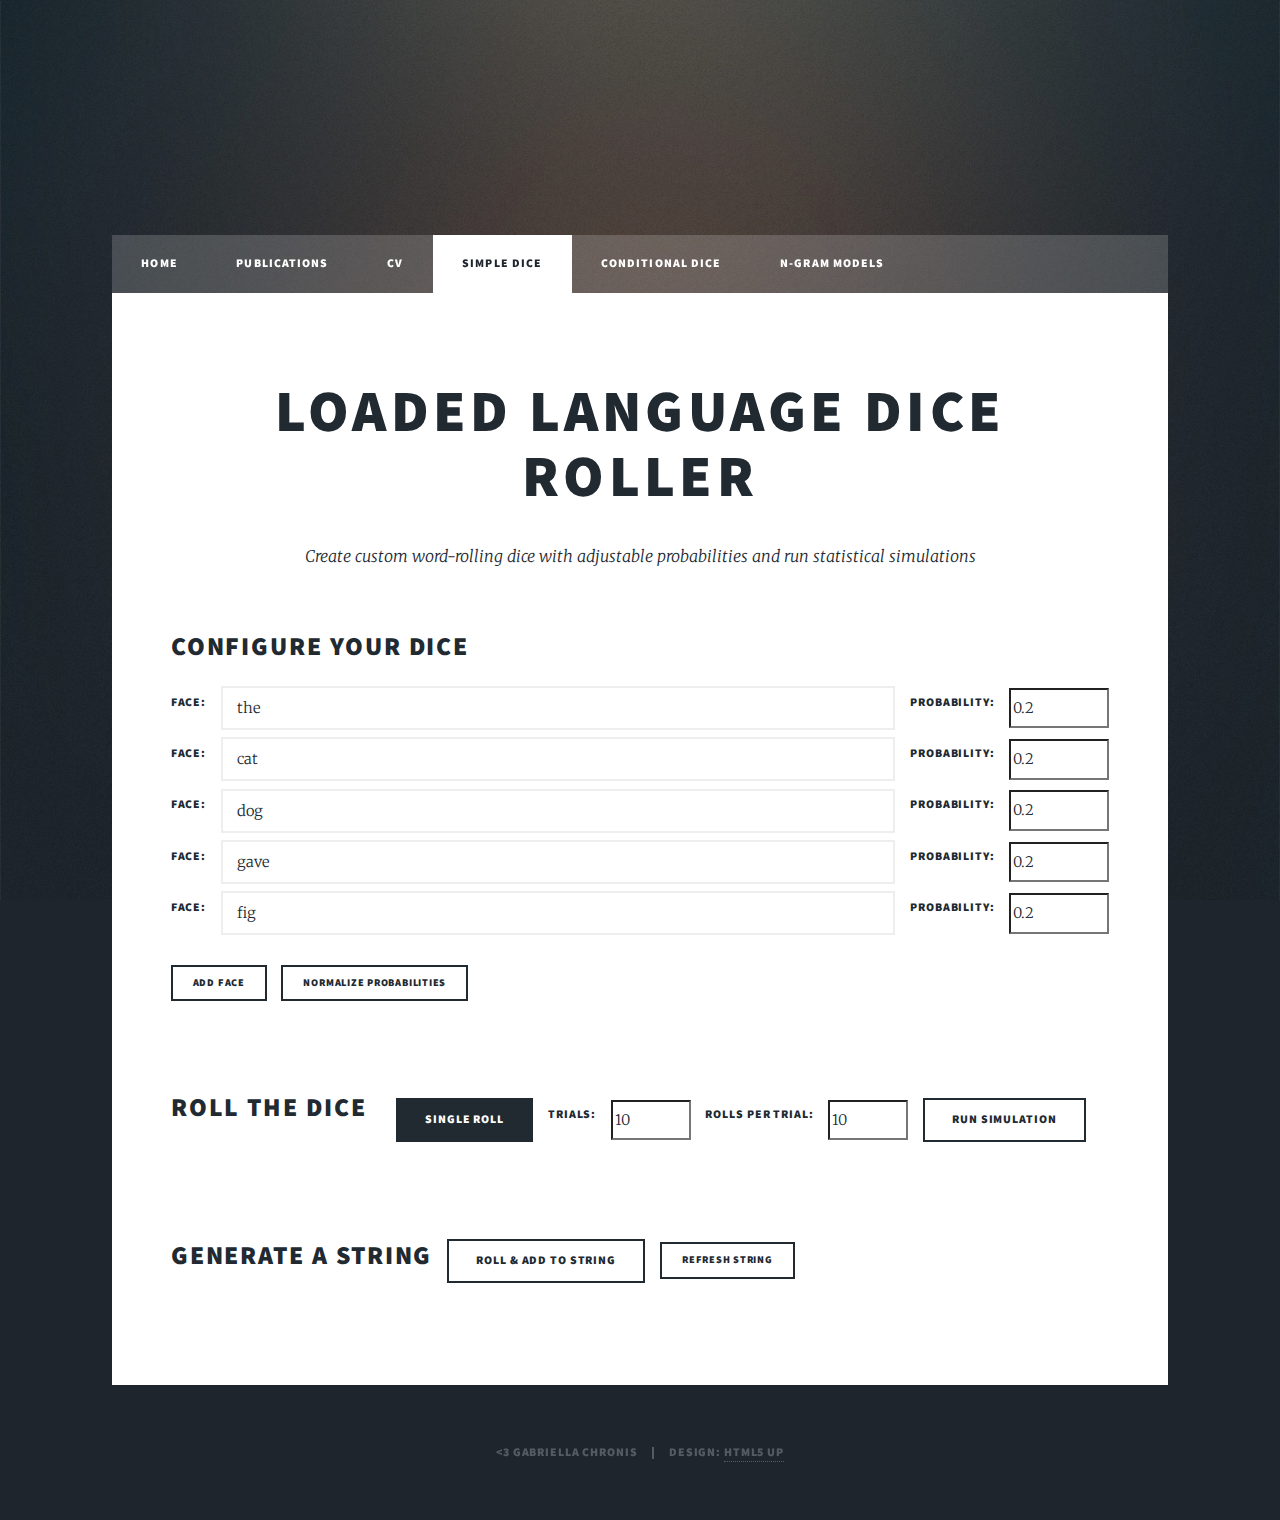
<file: dice-roller.html>
<!DOCTYPE HTML>
<!--
	Massively by HTML5 UP
	html5up.net | @ajlkn
	Free for personal and commercial use under the CCA 3.0 license (html5up.net/license)
-->
<html>
	<head>
		<title>Loaded Dice Roller - Gabriella Chronis</title>
		<meta charset="utf-8" />
		<meta name="viewport" content="width=device-width, initial-scale=1, user-scalable=no" />
		<link rel="stylesheet" href="assets/css/main.css" />
		<noscript><link rel="stylesheet" href="assets/css/noscript.css" /></noscript>
		<style>
			.dice-config {
				margin: 2em 0;
			}
			.face-input {
				display: flex;
				align-items: center;
				margin: 0.5em 0;
				gap: 1em;
			}
			.face-input input {
				flex: 1;
			}
			.face-input input[type="number"] {
				max-width: 100px;
			}
			.controls {
				margin: 2em 0;
				display: flex;
				gap: 1em;
				flex-wrap: wrap;
				align-items: center;
			}
			.results {
				margin: 2em 0;
				padding: 1em;
				background: rgba(255, 255, 255, 0.05);
				border-radius: 4px;
			}
			.distribution {
				margin: 1em 0;
			}
			.bar {
				display: flex;
				align-items: center;
				margin: 0.5em 0;
			}
			.bar-label {
				min-width: 100px;
				margin-right: 1em;
			}
			.bar-fill {
				height: 20px;
				background: #18bfef;
				border-radius: 2px;
				transition: width 0.3s ease;
			}
			.bar-value {
				margin-left: 1em;
				min-width: 50px;
			}
			.single-result {
				font-size: 1.5em;
				font-weight: bold;
				color: #18bfef;
				margin: 1em 0;
			}
			.error {
				color: #ff6b6b;
				margin: 1em 0;
			}
			.dice-container {
				display: flex;
				justify-content: center;
				align-items: center;
				margin: 2em 0;
				min-height: 120px;
			}
			.dice {
				width: 100px;
				height: 100px;
				border: 3px solid #18bfef;
				border-radius: 15px;
				background: #fff;
				display: flex;
				align-items: center;
				justify-content: center;
				font-size: 1.2em;
				font-weight: bold;
				color: #333;
				position: relative;
				transform-style: preserve-3d;
				transition: all 0.3s ease;
				box-shadow: 0 4px 8px rgba(0,0,0,0.2);
			}
			.dice.rolling {
				animation: rollDice 0.5s ease-in;
			}
			@keyframes rollDice {
				0% { transform: rotateX(0deg) rotateY(0deg); }
				25% { transform: rotateX(90deg) rotateY(45deg) scale(1.1); }
				50% { transform: rotateX(180deg) rotateY(90deg) scale(1.2); }
				75% { transform: rotateX(270deg) rotateY(135deg) scale(1.1); }
				100% { transform: rotateX(360deg) rotateY(180deg) scale(1); }
			}
			.dice-face {
				word-wrap: break-word;
				text-align: center;
				max-width: 90px;
				line-height: 1.2;
				padding: 5px;
			}
			.dice-result-text {
				margin: 1em 0;
				font-size: 1.3em;
				color: #18bfef;
				text-align: center;
			}
		</style>
	</head>
	<body class="is-preload">

		<!-- Wrapper -->
			<div id="wrapper">

				<!-- Header -->
					<header id="header">
					</header>

				<!-- Nav -->
					<nav id="nav">
						<ul class="links">
							<li><a href="index.html">Home</a></li>
							<li><a href="publications.html">Publications</a></li>
							<li><a href="cv.html">CV</a></li>
							<li class="active"><a href="dice-roller.html">Simple Dice</a></li>
							<li><a href="conditional-dice.html">Conditional Dice</a></li>
							<li><a href="n-gram-models.html">N-gram Models</a></li>
						</ul>
					</nav>

				<!-- Main -->
					<div id="main">

						<!-- Post -->
							<section class="post">
								<header class="major">
									<h1>Loaded Language Dice Roller</h1>
									<p>Create custom word-rolling dice with adjustable probabilities and run statistical simulations</p>
								</header>

								<div class="dice-config">
									<h2>Configure Your Dice</h2>
									<div id="faces-container">
										<div class="face-input">
											<label>Face:</label>
											<input type="text" class="face-name" placeholder="Face 1" value="the">
											<label>Probability:</label>
											<input type="number" class="face-prob" step="0.01" min="0" max="1" value="0.2">
										</div>
										<div class="face-input">
											<label>Face:</label>
											<input type="text" class="face-name" placeholder="Face 2" value="cat">
											<label>Probability:</label>
											<input type="number" class="face-prob" step="0.01" min="0" max="1" value="0.2">
										</div>
										<div class="face-input">
											<label>Face:</label>
											<input type="text" class="face-name" placeholder="Face 3" value="dog">
											<label>Probability:</label>
											<input type="number" class="face-prob" step="0.01" min="0" max="1" value="0.2">
										</div>
										<div class="face-input">
											<label>Face:</label>
											<input type="text" class="face-name" placeholder="Face 4" value="gave">
											<label>Probability:</label>
											<input type="number" class="face-prob" step="0.01" min="0" max="1" value="0.2">
										</div>
										<div class="face-input">
											<label>Face:</label>
											<input type="text" class="face-name" placeholder="Face 5" value="fig">
											<label>Probability:</label>
											<input type="number" class="face-prob" step="0.01" min="0" max="1" value="0.2">
										</div>
									</div>
									<div class="controls">
										<button id="add-face" class="button small">Add Face</button>
										<button id="normalize" class="button small">Normalize Probabilities</button>
									</div>
								</div>

								<div class="controls">
									<h2>Roll the Dice</h2>
									<div class="dice-container">
										<div id="visual-dice" class="dice" style="display: none;">
											<div class="dice-face">?</div>
										</div>
									</div>
									<button id="single-roll" class="button primary">Single Roll</button>
									<div style="display: flex; gap: 1em; align-items: center;">
										<label>Trials:</label>
										<input type="number" id="trials" min="1" value="10" style="width: 80px;">
										<label>Rolls per trial:</label>
										<input type="number" id="runs" min="1" value="10" style="width: 80px;">
										<button id="simulate" class="button">Run Simulation</button>
									</div>
								</div>

								<div class="results" id="results" style="display: none;">
									<div id="result-content"></div>
								</div>

								<div class="controls">
									<h2>Generate a String</h2>
									<div style="display: flex; gap: 1em; align-items: center; margin-bottom: 1em;">
										<button id="string-roll" class="button">Roll & Add to String</button>
										<button id="refresh-string" class="button small">Refresh String</button>
									</div>
									<div id="generated-string" style="padding: 1em; background: rgba(255, 255, 255, 0.05); border-radius: 4px; min-height: 2em; font-family: monospace; word-wrap: break-word;"></div>
								</div>

							</section>

					</div>

				<!-- Copyright -->
					<div id="copyright">
						<ul><li>&lt;3 Gabriella Chronis</li><li>Design: <a href="https://html5up.net">HTML5 UP</a></li></ul>
					</div>

			</div>

		<!-- Scripts -->
			<script src="assets/js/jquery.min.js"></script>
			<script src="assets/js/jquery.scrollex.min.js"></script>
			<script src="assets/js/jquery.scrolly.min.js"></script>
			<script src="assets/js/browser.min.js"></script>
			<script src="assets/js/breakpoints.min.js"></script>
			<script src="assets/js/util.js"></script>
			<script src="assets/js/main.js"></script>
			<script>
				$(document).ready(function() {
					// Add face functionality
					$('#add-face').click(function() {
						const container = $('#faces-container');
						const faceCount = container.children().length + 1;
						const newFace = $(`
							<div class="face-input">
								<label>Face:</label>
								<input type="text" class="face-name" placeholder="Face ${faceCount}" value="Face ${faceCount}">
								<label>Probability:</label>
								<input type="number" class="face-prob" step="0.01" min="0" max="1" value="0.00">
								<button class="remove-face button small">Remove</button>
							</div>
						`);
						container.append(newFace);
					});

					// Remove face functionality
					$(document).on('click', '.remove-face', function() {
						$(this).parent().remove();
					});

					// Normalize probabilities
					$('#normalize').click(function() {
						const probs = $('.face-prob');
						const total = probs.toArray().reduce((sum, el) => sum + parseFloat($(el).val()) || 0, 0);
						if (total > 0) {
							probs.each(function() {
								const currentVal = parseFloat($(this).val()) || 0;
								$(this).val((currentVal / total).toFixed(3));
							});
						}
					});

					// Get dice configuration
					function getDiceConfig() {
						const faces = [];
						$('.face-input').each(function() {
							const name = $(this).find('.face-name').val().trim();
							const prob = parseFloat($(this).find('.face-prob').val()) || 0;
							if (name && prob > 0) {
								faces.push({ name, prob });
							}
						});
						return faces;
					}

					// Validate probabilities
					function validateProbabilities(faces) {
						const total = faces.reduce((sum, face) => sum + face.prob, 0);
						return Math.abs(total - 1.0) < 0.001; // Allow small floating point errors
					}

					// Roll dice based on probabilities
					function rollDice(faces) {
						const random = Math.random();
						let cumulative = 0;
						for (let face of faces) {
							cumulative += face.prob;
							if (random <= cumulative) {
								return face.name;
							}
						}
						return faces[faces.length - 1].name; // Fallback
					}

					// Single roll
					$('#single-roll').click(function() {
						const faces = getDiceConfig();
						if (faces.length === 0) {
							showError('Please configure at least one face with a probability greater than 0.');
							return;
						}
						if (!validateProbabilities(faces)) {
							showError('Probabilities must sum to 1.0. Use "Normalize Probabilities" button to fix this.');
							return;
						}

						// Show the dice and start animation
						const dice = $('#visual-dice');
						dice.show();
						dice.addClass('rolling');
						
						// Hide previous results
						$('#results').hide();
						
						// After animation, show result
						setTimeout(function() {
							const result = rollDice(faces);
							dice.removeClass('rolling');
							showSingleResult(result);
						}, 500); // Match animation duration
					});

					// Simulation
					$('#simulate').click(function() {
						const faces = getDiceConfig();
						const trials = parseInt($('#trials').val()) || 100;
						const runs = parseInt($('#runs').val()) || 10;

						if (faces.length === 0) {
							showError('Please configure at least one face with a probability greater than 0.');
							return;
						}
						if (!validateProbabilities(faces)) {
							showError('Probabilities must sum to 1.0. Use "Normalize Probabilities" button to fix this.');
							return;
						}

						runSimulation(faces, runs, trials);
					});

					// String generation
					let generatedString = '';
					
					$('#string-roll').click(function() {
						const faces = getDiceConfig();
						if (faces.length === 0) {
							showError('Please configure at least one face with a probability greater than 0.');
							return;
						}
						if (!validateProbabilities(faces)) {
							showError('Probabilities must sum to 1.0. Use "Normalize Probabilities" button to fix this.');
							return;
						}

						// Show the dice and start animation
						const dice = $('#visual-dice');
						dice.show();
						dice.addClass('rolling');
						
						// After animation, add result to string
						setTimeout(function() {
							const result = rollDice(faces);
							dice.removeClass('rolling');
							$('#visual-dice .dice-face').text(result);
							
							if (generatedString.length > 0) {
								generatedString += ' ' + result;
							} else {
								generatedString = result;
							}
							$('#generated-string').text(generatedString);
						}, 500); // Match animation duration
					});

					$('#refresh-string').click(function() {
						generatedString = '';
						$('#generated-string').text('');
					});

					// Show single result
					function showSingleResult(result) {
						// Update dice face with result
						$('#visual-dice .dice-face').text(result);
						
						// Show text result below
						const content = `<div class="dice-result-text">You rolled: <strong>${result}</strong></div>`;
						$('#result-content').html(content);
						$('#results').show();
					}

					// Run simulation
					function runSimulation(faces, trials, runs) {
						const trialResults = {};
						
						// Initialize results
						faces.forEach(face => {
							trialResults[face.name] = [];
						});

						// Run trials
						for (let trial = 0; trial < trials; trial++) {
							const trialCounts = {};
							faces.forEach(face => {
								trialCounts[face.name] = 0;
							});

							// Run this trial
							for (let run = 0; run < runs; run++) {
								const result = rollDice(faces);
								trialCounts[result]++;
							}

							// Store proportions for this trial
							faces.forEach(face => {
								const proportion = trialCounts[face.name] / runs;
								trialResults[face.name].push(proportion);
							});
						}

						showSimulationResults(trialResults, trials, runs);
					}

					// Show simulation results
					function showSimulationResults(trialResults, trials, runs) {
						let content = `<h4>Simulation Results (${trials} trials, ${runs} runs per trial)</h4>`;
						
						// Calculate total counts for each face across all trials
						const faceCounts = {};
						const totalRolls = trials * runs;
						
						Object.keys(trialResults).forEach(faceName => {
							const counts = trialResults[faceName];
							faceCounts[faceName] = counts.reduce((sum, count) => sum + count, 0);
						});
						
						// Find max count for scaling bars
						const maxCount = Math.max(...Object.values(faceCounts));
						
						content += '<div class="distribution">';
						content += '<h4>Frequency Distribution</h4>';
						
						// Create one bar per face
						Object.keys(faceCounts).forEach(faceName => {
							const count = faceCounts[faceName];
							const percentage = ((count / totalRolls) * 100).toFixed(1);
							const barWidth = maxCount > 0 ? (count / maxCount) * 100 : 0;
							
							content += `<div class="bar">`;
							content += `<div class="bar-label">${faceName}</div>`;
							content += `<div class="bar-fill" style="width: ${barWidth}%"></div>`;
							content += `<div class="bar-value">${count} (${percentage}%)</div>`;
							content += `</div>`;
						});
						
						content += '</div>';
						content += `<p><strong>Total rolls:</strong> ${totalRolls}</p>`;
						
						$('#result-content').html(content);
						$('#results').show();
					}

					// Show error
					function showError(message) {
						const content = `<div class="error">${message}</div>`;
						$('#result-content').html(content);
						$('#results').show();
					}

				});
			</script>

	</body>
</html>
</file>
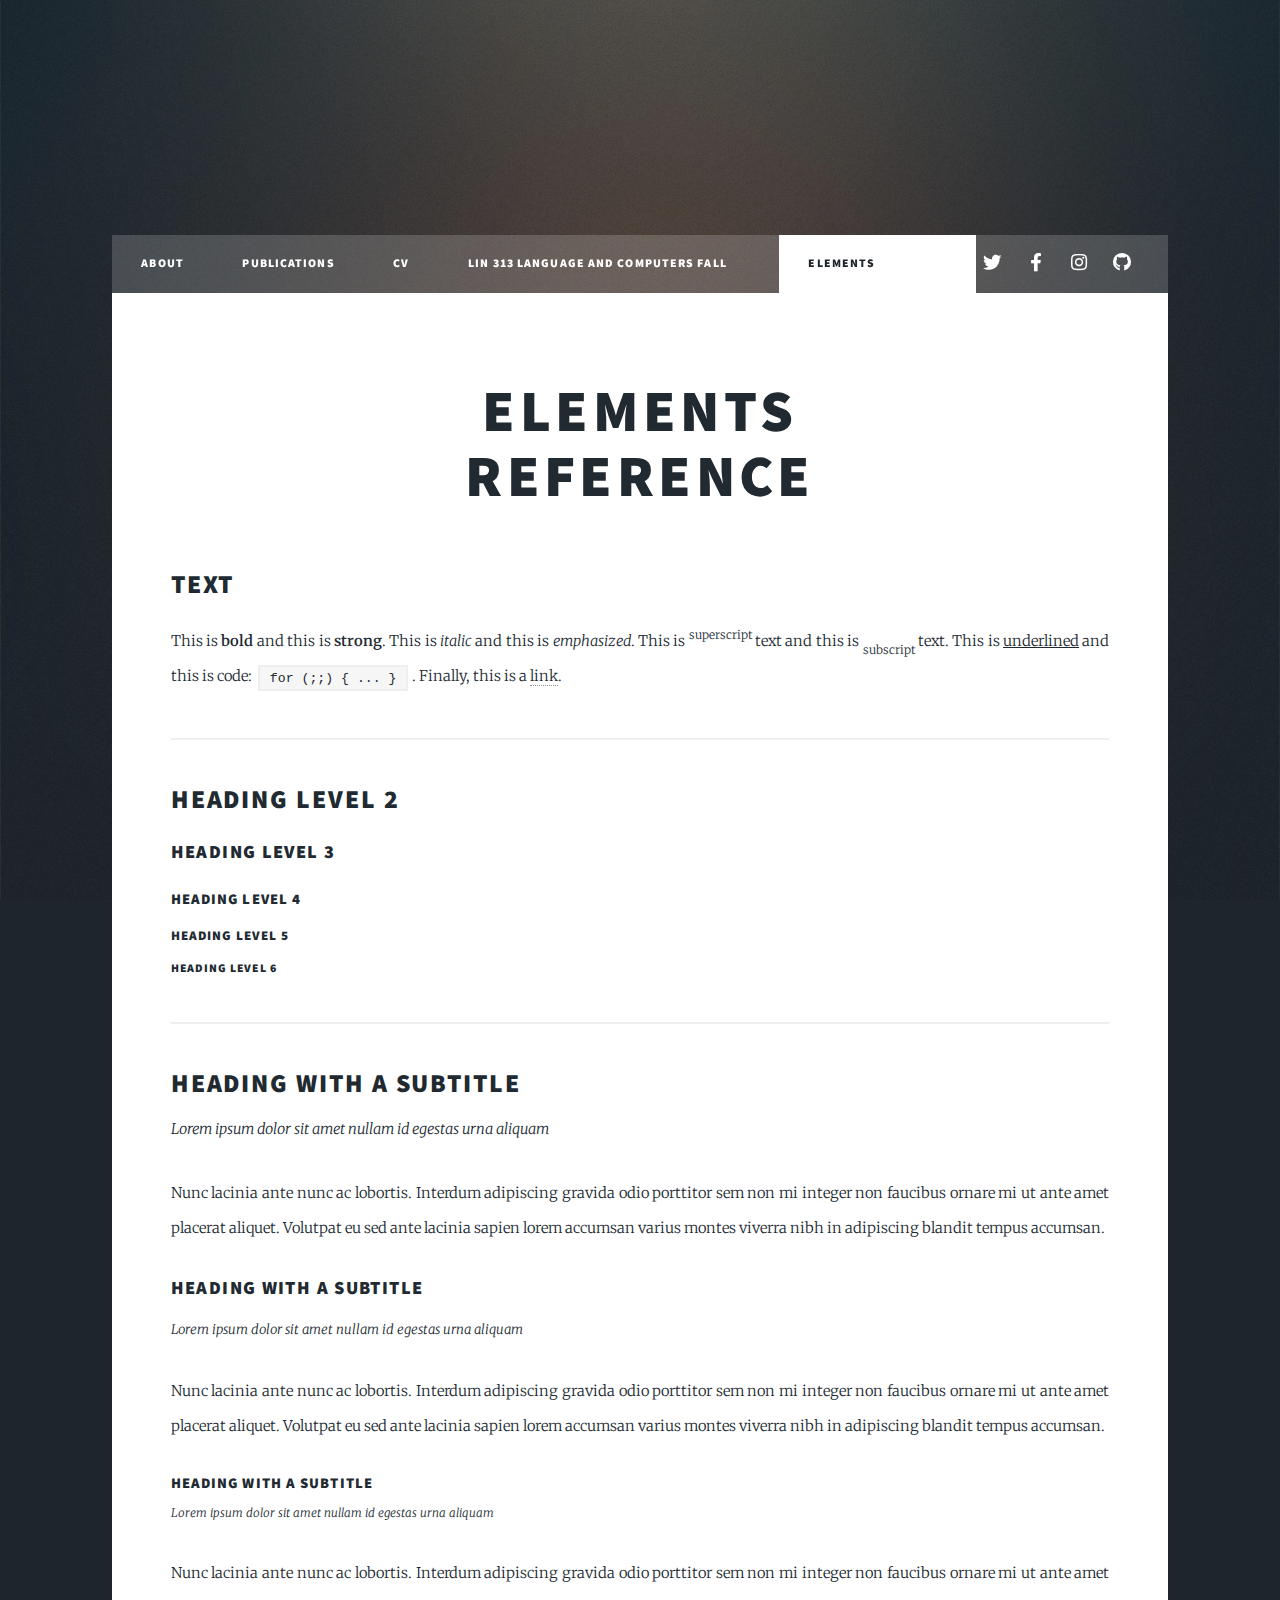
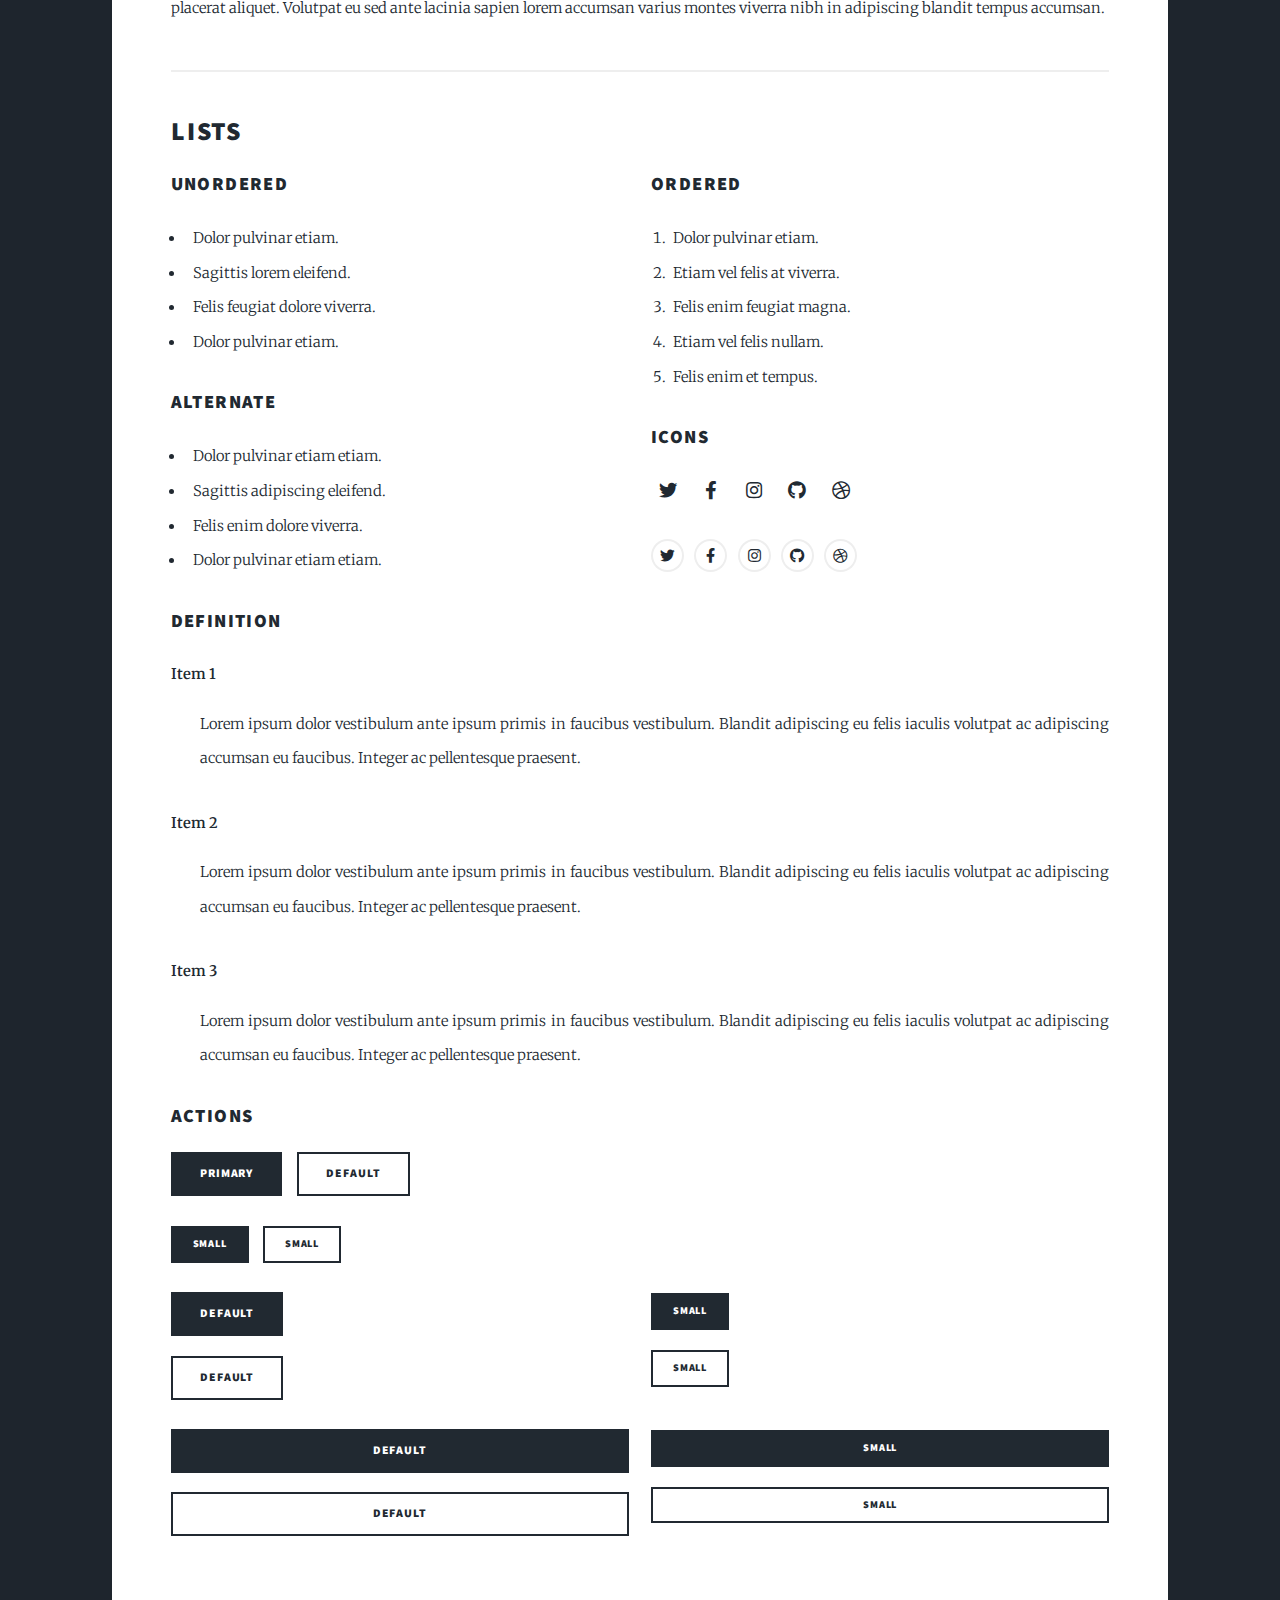
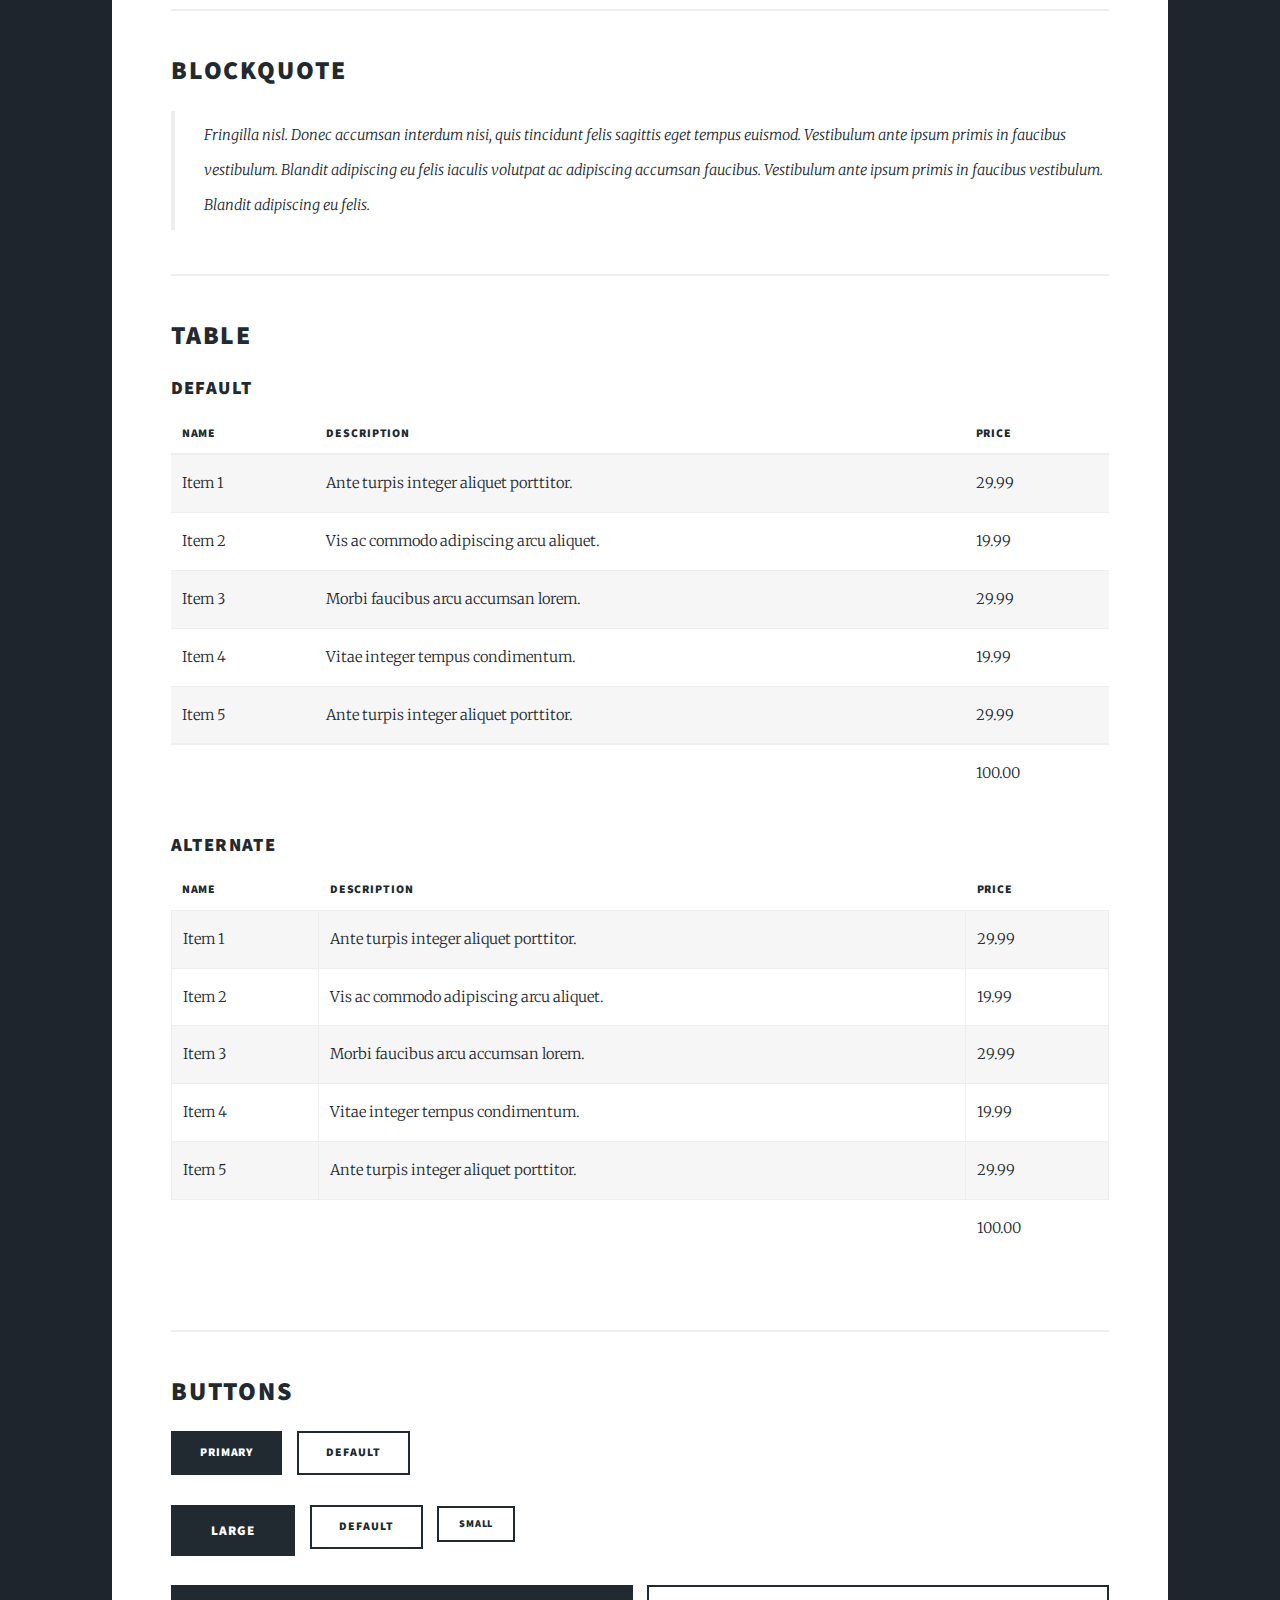
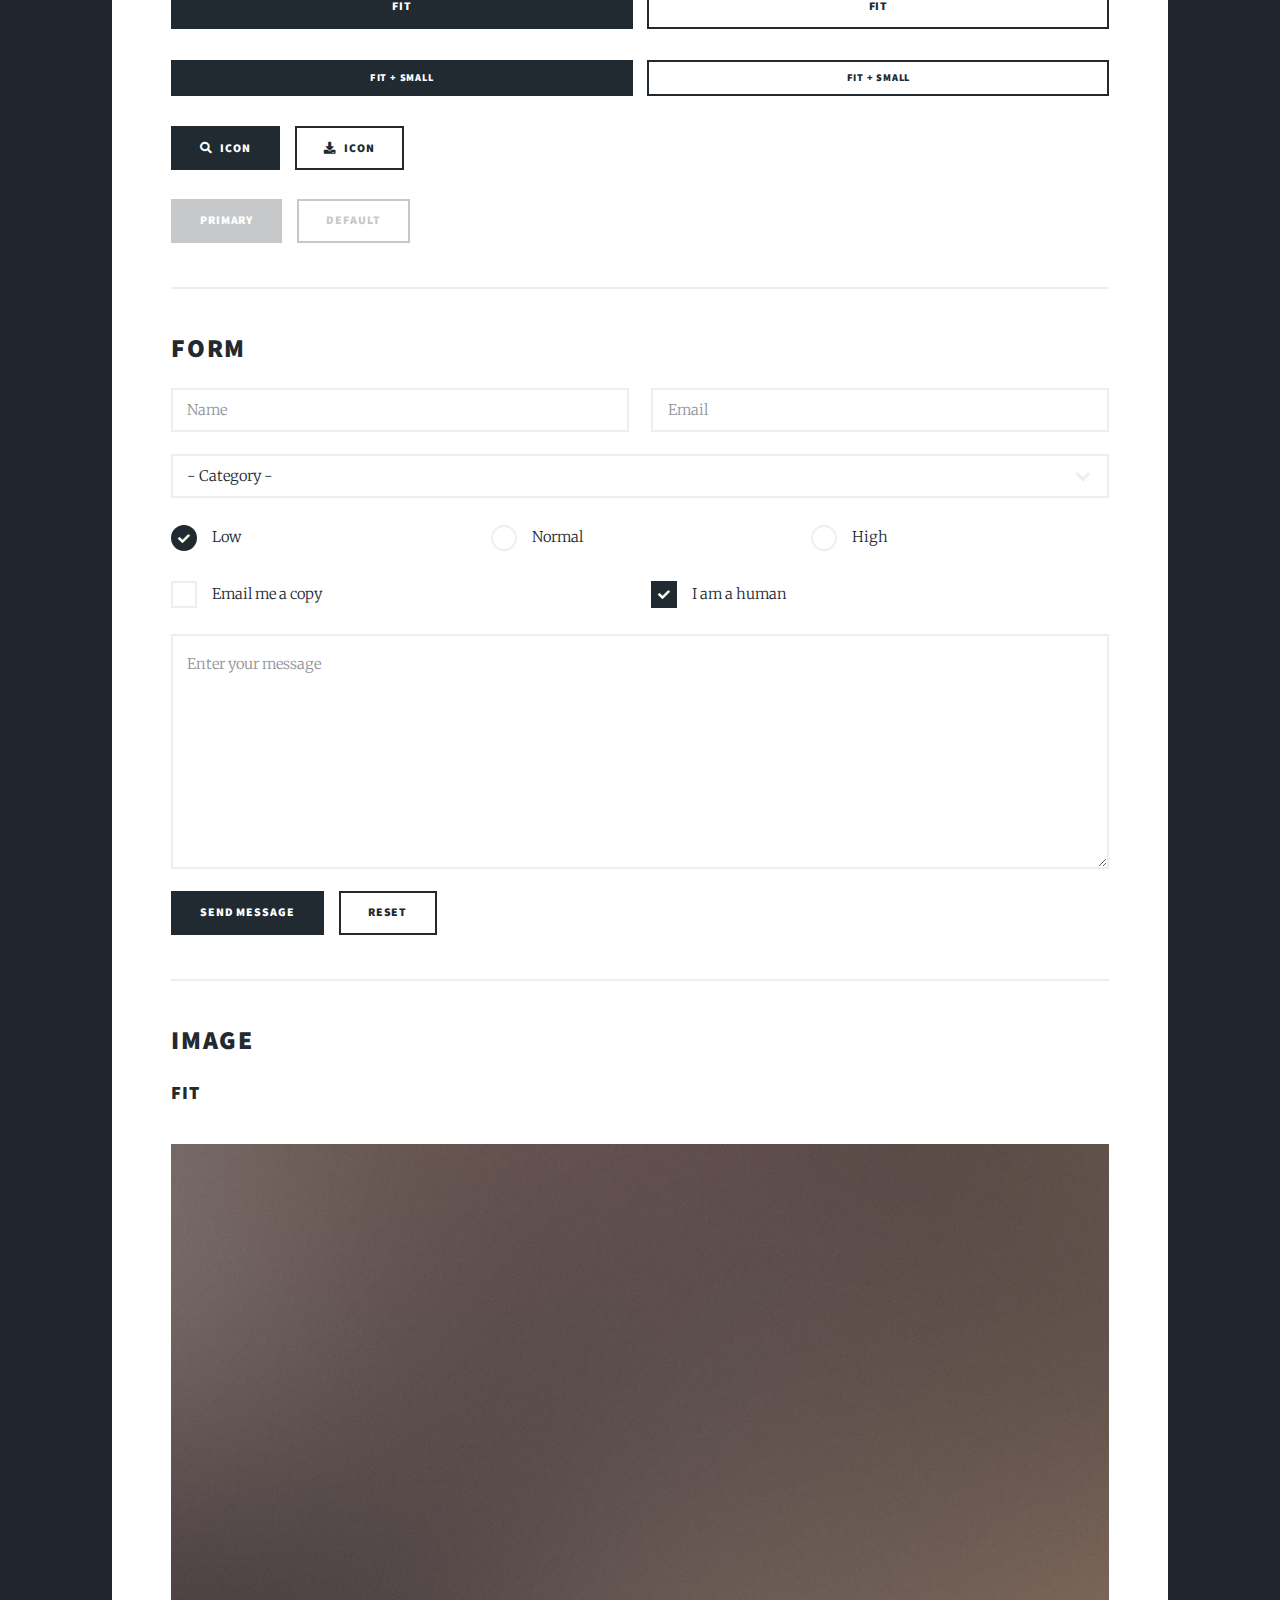
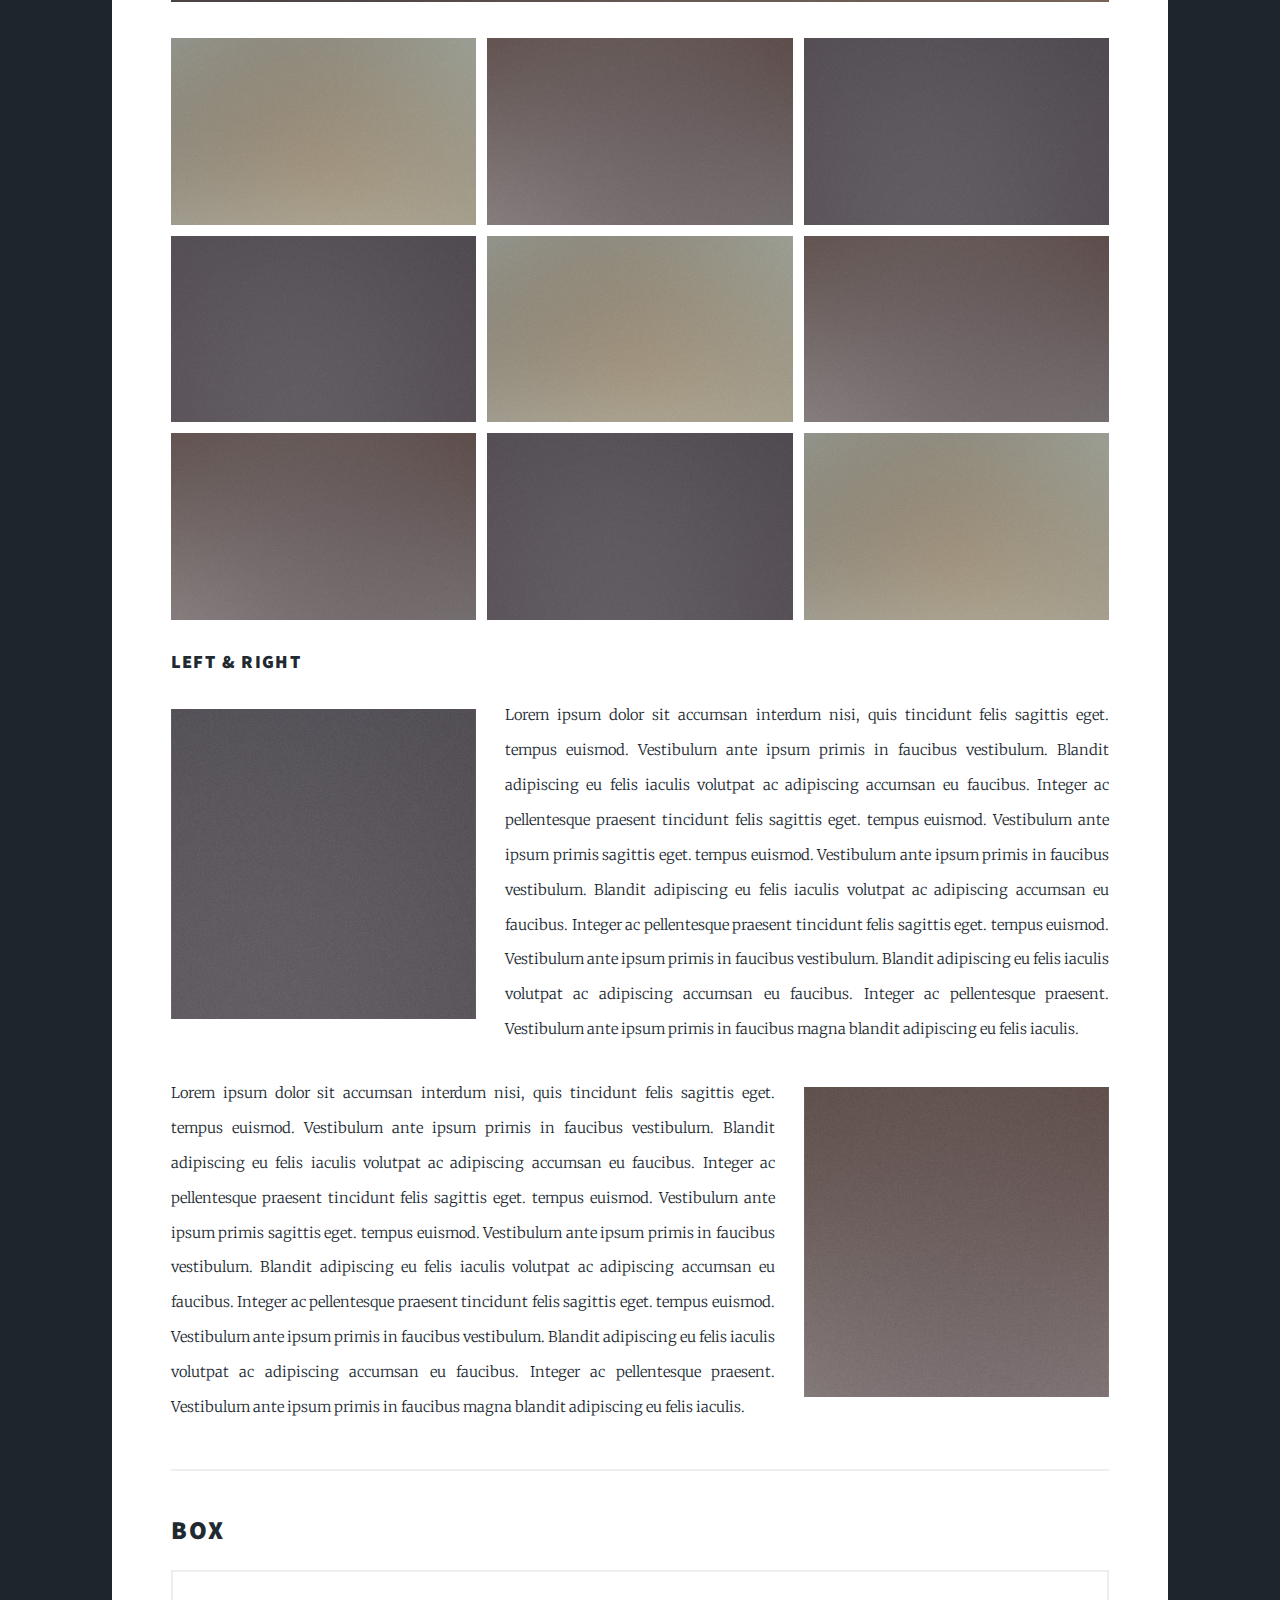
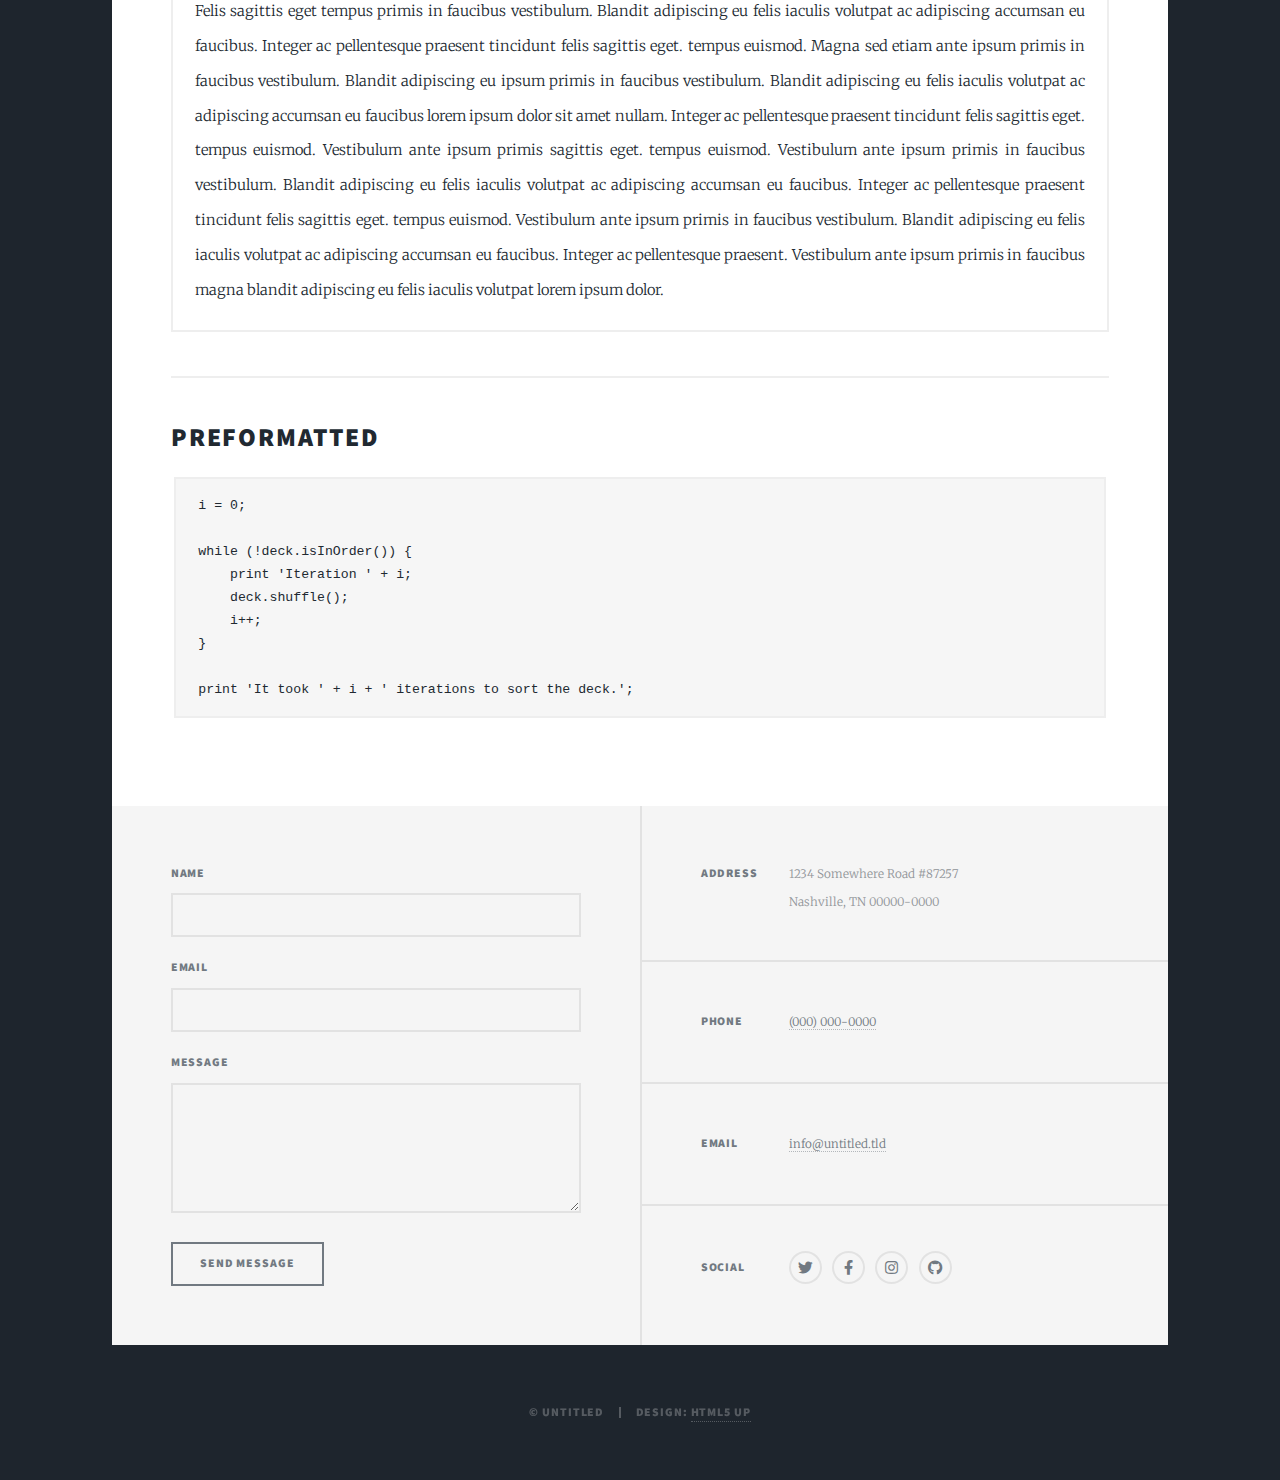
<file: elements.html>
<!DOCTYPE HTML>
<!--
	Massively by HTML5 UP
	html5up.net | @ajlkn
	Free for personal and commercial use under the CCA 3.0 license (html5up.net/license)
-->
<html>
	<head>
		<title>Elements Reference - Massively by HTML5 UP</title>
		<meta charset="utf-8" />
		<meta name="viewport" content="width=device-width, initial-scale=1, user-scalable=no" />
		<link rel="stylesheet" href="assets/css/main.css" />
		<noscript><link rel="stylesheet" href="assets/css/noscript.css" /></noscript>
	</head>
	<body class="is-preload">

		<!-- Wrapper -->
			<div id="wrapper">

				<!-- Header -->
					<header id="header">
					</header>

				<!-- Nav -->
					<nav id="nav">
						<ul class="links">
							<li><a href="index.html">About</a></li>
							<li><a href="publications.html">Publications</a></li>
							<li><a href="cv.html">CV</a></li>
							<li><a href="lin313.html">LIN 313 Language and Computers Fall 2025</a></li>
							<li class="active"><a href="elements.html">Elements Reference</a></li>
						</ul>
						<ul class="icons">
							<li><a href="#" class="icon brands fa-twitter"><span class="label">Twitter</span></a></li>
							<li><a href="#" class="icon brands fa-facebook-f"><span class="label">Facebook</span></a></li>
							<li><a href="#" class="icon brands fa-instagram"><span class="label">Instagram</span></a></li>
							<li><a href="#" class="icon brands fa-github"><span class="label">GitHub</span></a></li>
						</ul>
					</nav>

				<!-- Main -->
					<div id="main">

						<!-- Post -->
							<section class="post">
								<header class="major">
									<h1>Elements<br />
									Reference</h1>
								</header>

								<!-- Text stuff -->
									<h2>Text</h2>
									<p>This is <b>bold</b> and this is <strong>strong</strong>. This is <i>italic</i> and this is <em>emphasized</em>.
									This is <sup>superscript</sup> text and this is <sub>subscript</sub> text.
									This is <u>underlined</u> and this is code: <code>for (;;) { ... }</code>.
									Finally, this is a <a href="#">link</a>.</p>
									<hr />
									<h2>Heading Level 2</h2>
									<h3>Heading Level 3</h3>
									<h4>Heading Level 4</h4>
									<h5>Heading Level 5</h5>
									<h6>Heading Level 6</h6>
									<hr />
									<header>
										<h2>Heading with a Subtitle</h2>
										<p>Lorem ipsum dolor sit amet nullam id egestas urna aliquam</p>
									</header>
									<p>Nunc lacinia ante nunc ac lobortis. Interdum adipiscing gravida odio porttitor sem non mi integer non faucibus ornare mi ut ante amet placerat aliquet. Volutpat eu sed ante lacinia sapien lorem accumsan varius montes viverra nibh in adipiscing blandit tempus accumsan.</p>
									<header>
										<h3>Heading with a Subtitle</h3>
										<p>Lorem ipsum dolor sit amet nullam id egestas urna aliquam</p>
									</header>
									<p>Nunc lacinia ante nunc ac lobortis. Interdum adipiscing gravida odio porttitor sem non mi integer non faucibus ornare mi ut ante amet placerat aliquet. Volutpat eu sed ante lacinia sapien lorem accumsan varius montes viverra nibh in adipiscing blandit tempus accumsan.</p>
									<header>
										<h4>Heading with a Subtitle</h4>
										<p>Lorem ipsum dolor sit amet nullam id egestas urna aliquam</p>
									</header>
									<p>Nunc lacinia ante nunc ac lobortis. Interdum adipiscing gravida odio porttitor sem non mi integer non faucibus ornare mi ut ante amet placerat aliquet. Volutpat eu sed ante lacinia sapien lorem accumsan varius montes viverra nibh in adipiscing blandit tempus accumsan.</p>

									<hr />

								<!-- Lists -->
									<h2>Lists</h2>
									<div class="row">
										<div class="col-6 col-12-small">

											<h3>Unordered</h3>
											<ul>
												<li>Dolor pulvinar etiam.</li>
												<li>Sagittis lorem eleifend.</li>
												<li>Felis feugiat dolore viverra.</li>
												<li>Dolor pulvinar etiam.</li>
											</ul>

											<h3>Alternate</h3>
											<ul class="alt">
												<li>Dolor pulvinar etiam etiam.</li>
												<li>Sagittis adipiscing eleifend.</li>
												<li>Felis enim dolore viverra.</li>
												<li>Dolor pulvinar etiam etiam.</li>
											</ul>

										</div>
										<div class="col-6 col-12-small">

											<h3>Ordered</h3>
											<ol>
												<li>Dolor pulvinar etiam.</li>
												<li>Etiam vel felis at viverra.</li>
												<li>Felis enim feugiat magna.</li>
												<li>Etiam vel felis nullam.</li>
												<li>Felis enim et tempus.</li>
											</ol>

											<h3>Icons</h3>
											<ul class="icons">
												<li><a href="#" class="icon brands fa-twitter"><span class="label">Twitter</span></a></li>
												<li><a href="#" class="icon brands fa-facebook-f"><span class="label">Facebook</span></a></li>
												<li><a href="#" class="icon brands fa-instagram"><span class="label">Instagram</span></a></li>
												<li><a href="#" class="icon brands fa-github"><span class="label">Github</span></a></li>
												<li><a href="#" class="icon brands fa-dribbble"><span class="label">Dribbble</span></a></li>
											</ul>
											<ul class="icons alt">
												<li><a href="#" class="icon brands alt fa-twitter"><span class="label">Twitter</span></a></li>
												<li><a href="#" class="icon brands alt fa-facebook-f"><span class="label">Facebook</span></a></li>
												<li><a href="#" class="icon brands alt fa-instagram"><span class="label">Instagram</span></a></li>
												<li><a href="#" class="icon brands alt fa-github"><span class="label">Github</span></a></li>
												<li><a href="#" class="icon brands alt fa-dribbble"><span class="label">Dribbble</span></a></li>
											</ul>

										</div>
									</div>
									<h3>Definition</h3>
									<dl>
										<dt>Item 1</dt>
										<dd>
											<p>Lorem ipsum dolor vestibulum ante ipsum primis in faucibus vestibulum. Blandit adipiscing eu felis iaculis volutpat ac adipiscing accumsan eu faucibus. Integer ac pellentesque praesent.</p>
										</dd>
										<dt>Item 2</dt>
										<dd>
											<p>Lorem ipsum dolor vestibulum ante ipsum primis in faucibus vestibulum. Blandit adipiscing eu felis iaculis volutpat ac adipiscing accumsan eu faucibus. Integer ac pellentesque praesent.</p>
										</dd>
										<dt>Item 3</dt>
										<dd>
											<p>Lorem ipsum dolor vestibulum ante ipsum primis in faucibus vestibulum. Blandit adipiscing eu felis iaculis volutpat ac adipiscing accumsan eu faucibus. Integer ac pellentesque praesent.</p>
										</dd>
									</dl>

									<h3>Actions</h3>
									<ul class="actions">
										<li><a href="#" class="button primary">Primary</a></li>
										<li><a href="#" class="button">Default</a></li>
									</ul>
									<ul class="actions small">
										<li><a href="#" class="button primary small">Small</a></li>
										<li><a href="#" class="button small">Small</a></li>
									</ul>
									<div class="row">
										<div class="col-6 col-12-small">
											<ul class="actions stacked">
												<li><a href="#" class="button primary">Default</a></li>
												<li><a href="#" class="button">Default</a></li>
											</ul>
										</div>
										<div class="col-6 col-12-small">
											<ul class="actions stacked">
												<li><a href="#" class="button primary small">Small</a></li>
												<li><a href="#" class="button small">Small</a></li>
											</ul>
										</div>
									</div>
									<div class="row">
										<div class="col-6 col-12-small">
											<ul class="actions stacked">
												<li><a href="#" class="button primary fit">Default</a></li>
												<li><a href="#" class="button fit">Default</a></li>
											</ul>
										</div>
										<div class="col-6 col-12-small">
											<ul class="actions stacked">
												<li><a href="#" class="button primary small fit">Small</a></li>
												<li><a href="#" class="button small fit">Small</a></li>
											</ul>
										</div>
									</div>

									<hr />

								<!-- Blockquote -->
									<h2>Blockquote</h2>
									<blockquote>Fringilla nisl. Donec accumsan interdum nisi, quis tincidunt felis sagittis eget tempus euismod. Vestibulum ante ipsum primis in faucibus vestibulum. Blandit adipiscing eu felis iaculis volutpat ac adipiscing accumsan faucibus. Vestibulum ante ipsum primis in faucibus vestibulum. Blandit adipiscing eu felis.</blockquote>

									<hr />

								<!-- Table -->
									<h2>Table</h2>

									<h3>Default</h3>
									<div class="table-wrapper">
										<table>
											<thead>
												<tr>
													<th>Name</th>
													<th>Description</th>
													<th>Price</th>
												</tr>
											</thead>
											<tbody>
												<tr>
													<td>Item 1</td>
													<td>Ante turpis integer aliquet porttitor.</td>
													<td>29.99</td>
												</tr>
												<tr>
													<td>Item 2</td>
													<td>Vis ac commodo adipiscing arcu aliquet.</td>
													<td>19.99</td>
												</tr>
												<tr>
													<td>Item 3</td>
													<td> Morbi faucibus arcu accumsan lorem.</td>
													<td>29.99</td>
												</tr>
												<tr>
													<td>Item 4</td>
													<td>Vitae integer tempus condimentum.</td>
													<td>19.99</td>
												</tr>
												<tr>
													<td>Item 5</td>
													<td>Ante turpis integer aliquet porttitor.</td>
													<td>29.99</td>
												</tr>
											</tbody>
											<tfoot>
												<tr>
													<td colspan="2"></td>
													<td>100.00</td>
												</tr>
											</tfoot>
										</table>
									</div>

									<h3>Alternate</h3>
									<div class="table-wrapper">
										<table class="alt">
											<thead>
												<tr>
													<th>Name</th>
													<th>Description</th>
													<th>Price</th>
												</tr>
											</thead>
											<tbody>
												<tr>
													<td>Item 1</td>
													<td>Ante turpis integer aliquet porttitor.</td>
													<td>29.99</td>
												</tr>
												<tr>
													<td>Item 2</td>
													<td>Vis ac commodo adipiscing arcu aliquet.</td>
													<td>19.99</td>
												</tr>
												<tr>
													<td>Item 3</td>
													<td> Morbi faucibus arcu accumsan lorem.</td>
													<td>29.99</td>
												</tr>
												<tr>
													<td>Item 4</td>
													<td>Vitae integer tempus condimentum.</td>
													<td>19.99</td>
												</tr>
												<tr>
													<td>Item 5</td>
													<td>Ante turpis integer aliquet porttitor.</td>
													<td>29.99</td>
												</tr>
											</tbody>
											<tfoot>
												<tr>
													<td colspan="2"></td>
													<td>100.00</td>
												</tr>
											</tfoot>
										</table>
									</div>

									<hr />

								<!-- Buttons -->
									<h2>Buttons</h2>
									<ul class="actions">
										<li><a href="#" class="button primary">Primary</a></li>
										<li><a href="#" class="button">Default</a></li>
									</ul>
									<ul class="actions">
										<li><a href="#" class="button primary large">Large</a></li>
										<li><a href="#" class="button">Default</a></li>
										<li><a href="#" class="button small">Small</a></li>
									</ul>
									<ul class="actions fit">
										<li><a href="#" class="button primary fit">Fit</a></li>
										<li><a href="#" class="button fit">Fit</a></li>
									</ul>
									<ul class="actions fit small">
										<li><a href="#" class="button primary fit small">Fit + Small</a></li>
										<li><a href="#" class="button fit small">Fit + Small</a></li>
									</ul>
									<ul class="actions">
										<li><a href="#" class="button primary icon solid fa-search">Icon</a></li>
										<li><a href="#" class="button icon solid fa-download">Icon</a></li>
									</ul>
									<ul class="actions">
										<li><span class="button primary disabled">Primary</span></li>
										<li><span class="button disabled">Default</span></li>
									</ul>

									<hr />

								<!-- Form -->
									<h2>Form</h2>

									<form method="post" action="#">
										<div class="row gtr-uniform">
											<div class="col-6 col-12-xsmall">
												<input type="text" name="demo-name" id="demo-name" value="" placeholder="Name" />
											</div>
											<div class="col-6 col-12-xsmall">
												<input type="email" name="demo-email" id="demo-email" value="" placeholder="Email" />
											</div>
											<!-- Break -->
											<div class="col-12">
												<select name="demo-category" id="demo-category">
													<option value="">- Category -</option>
													<option value="1">Manufacturing</option>
													<option value="1">Shipping</option>
													<option value="1">Administration</option>
													<option value="1">Human Resources</option>
												</select>
											</div>
											<!-- Break -->
											<div class="col-4 col-12-small">
												<input type="radio" id="demo-priority-low" name="demo-priority" checked>
												<label for="demo-priority-low">Low</label>
											</div>
											<div class="col-4 col-12-small">
												<input type="radio" id="demo-priority-normal" name="demo-priority">
												<label for="demo-priority-normal">Normal</label>
											</div>
											<div class="col-4 col-12-small">
												<input type="radio" id="demo-priority-high" name="demo-priority">
												<label for="demo-priority-high">High</label>
											</div>
											<!-- Break -->
											<div class="col-6 col-12-small">
												<input type="checkbox" id="demo-copy" name="demo-copy">
												<label for="demo-copy">Email me a copy</label>
											</div>
											<div class="col-6 col-12-small">
												<input type="checkbox" id="demo-human" name="demo-human" checked>
												<label for="demo-human">I am a human</label>
											</div>
											<!-- Break -->
											<div class="col-12">
												<textarea name="demo-message" id="demo-message" placeholder="Enter your message" rows="6"></textarea>
											</div>
											<!-- Break -->
											<div class="col-12">
												<ul class="actions">
													<li><input type="submit" value="Send Message" class="primary" /></li>
													<li><input type="reset" value="Reset" /></li>
												</ul>
											</div>
										</div>
									</form>

									<hr />

								<!-- Image -->
									<h2>Image</h2>

									<h3>Fit</h3>
									<span class="image fit"><img src="images/pic01.jpg" alt="" /></span>
									<div class="box alt">
										<div class="row gtr-50 gtr-uniform">
											<div class="col-4"><span class="image fit"><img src="images/pic02.jpg" alt="" /></span></div>
											<div class="col-4"><span class="image fit"><img src="images/pic03.jpg" alt="" /></span></div>
											<div class="col-4"><span class="image fit"><img src="images/pic04.jpg" alt="" /></span></div>
											<!-- Break -->
											<div class="col-4"><span class="image fit"><img src="images/pic04.jpg" alt="" /></span></div>
											<div class="col-4"><span class="image fit"><img src="images/pic02.jpg" alt="" /></span></div>
											<div class="col-4"><span class="image fit"><img src="images/pic03.jpg" alt="" /></span></div>
											<!-- Break -->
											<div class="col-4"><span class="image fit"><img src="images/pic03.jpg" alt="" /></span></div>
											<div class="col-4"><span class="image fit"><img src="images/pic04.jpg" alt="" /></span></div>
											<div class="col-4"><span class="image fit"><img src="images/pic02.jpg" alt="" /></span></div>
										</div>
									</div>

									<h3>Left &amp; Right</h3>
									<p><span class="image left"><img src="images/pic08.jpg" alt="" /></span>Lorem ipsum dolor sit accumsan interdum nisi, quis tincidunt felis sagittis eget. tempus euismod. Vestibulum ante ipsum primis in faucibus vestibulum. Blandit adipiscing eu felis iaculis volutpat ac adipiscing accumsan eu faucibus. Integer ac pellentesque praesent tincidunt felis sagittis eget. tempus euismod. Vestibulum ante ipsum primis sagittis eget. tempus euismod. Vestibulum ante ipsum primis in faucibus vestibulum. Blandit adipiscing eu felis iaculis volutpat ac adipiscing accumsan eu faucibus. Integer ac pellentesque praesent tincidunt felis sagittis eget. tempus euismod. Vestibulum ante ipsum primis in faucibus vestibulum. Blandit adipiscing eu felis iaculis volutpat ac adipiscing accumsan eu faucibus. Integer ac pellentesque praesent. Vestibulum ante ipsum primis in faucibus magna blandit adipiscing eu felis iaculis.</p>
									<p><span class="image right"><img src="images/pic09.jpg" alt="" /></span>Lorem ipsum dolor sit accumsan interdum nisi, quis tincidunt felis sagittis eget. tempus euismod. Vestibulum ante ipsum primis in faucibus vestibulum. Blandit adipiscing eu felis iaculis volutpat ac adipiscing accumsan eu faucibus. Integer ac pellentesque praesent tincidunt felis sagittis eget. tempus euismod. Vestibulum ante ipsum primis sagittis eget. tempus euismod. Vestibulum ante ipsum primis in faucibus vestibulum. Blandit adipiscing eu felis iaculis volutpat ac adipiscing accumsan eu faucibus. Integer ac pellentesque praesent tincidunt felis sagittis eget. tempus euismod. Vestibulum ante ipsum primis in faucibus vestibulum. Blandit adipiscing eu felis iaculis volutpat ac adipiscing accumsan eu faucibus. Integer ac pellentesque praesent. Vestibulum ante ipsum primis in faucibus magna blandit adipiscing eu felis iaculis.</p>

									<hr />

								<!-- Box -->
									<h2>Box</h2>
									<div class="box">
										<p>Felis sagittis eget tempus primis in faucibus vestibulum. Blandit adipiscing eu felis iaculis volutpat ac adipiscing accumsan eu faucibus. Integer ac pellentesque praesent tincidunt felis sagittis eget. tempus euismod. Magna sed etiam ante ipsum primis in faucibus vestibulum. Blandit adipiscing eu ipsum primis in faucibus vestibulum. Blandit adipiscing eu felis iaculis volutpat ac adipiscing accumsan eu faucibus lorem ipsum dolor sit amet nullam. Integer ac pellentesque praesent tincidunt felis sagittis eget. tempus euismod. Vestibulum ante ipsum primis sagittis eget. tempus euismod. Vestibulum ante ipsum primis in faucibus vestibulum. Blandit adipiscing eu felis iaculis volutpat ac adipiscing accumsan eu faucibus. Integer ac pellentesque praesent tincidunt felis sagittis eget. tempus euismod. Vestibulum ante ipsum primis in faucibus vestibulum. Blandit adipiscing eu felis iaculis volutpat ac adipiscing accumsan eu faucibus. Integer ac pellentesque praesent. Vestibulum ante ipsum primis in faucibus magna blandit adipiscing eu felis iaculis volutpat lorem ipsum dolor.</p>
									</div>

									<hr />

								<!-- Preformatted Code -->
									<h2>Preformatted</h2>
									<pre><code>i = 0;

while (!deck.isInOrder()) {
    print 'Iteration ' + i;
    deck.shuffle();
    i++;
}

print 'It took ' + i + ' iterations to sort the deck.';
</code></pre>

							</section>

					</div>

				<!-- Footer -->
					<footer id="footer">
						<section>
							<form method="post" action="#">
								<div class="fields">
									<div class="field">
										<label for="name">Name</label>
										<input type="text" name="name" id="name" />
									</div>
									<div class="field">
										<label for="email">Email</label>
										<input type="text" name="email" id="email" />
									</div>
									<div class="field">
										<label for="message">Message</label>
										<textarea name="message" id="message" rows="3"></textarea>
									</div>
								</div>
								<ul class="actions">
									<li><input type="submit" value="Send Message" /></li>
								</ul>
							</form>
						</section>
						<section class="split contact">
							<section class="alt">
								<h3>Address</h3>
								<p>1234 Somewhere Road #87257<br />
								Nashville, TN 00000-0000</p>
							</section>
							<section>
								<h3>Phone</h3>
								<p><a href="#">(000) 000-0000</a></p>
							</section>
							<section>
								<h3>Email</h3>
								<p><a href="#">info@untitled.tld</a></p>
							</section>
							<section>
								<h3>Social</h3>
								<ul class="icons alt">
									<li><a href="#" class="icon brands alt fa-twitter"><span class="label">Twitter</span></a></li>
									<li><a href="#" class="icon brands alt fa-facebook-f"><span class="label">Facebook</span></a></li>
									<li><a href="#" class="icon brands alt fa-instagram"><span class="label">Instagram</span></a></li>
									<li><a href="#" class="icon brands alt fa-github"><span class="label">GitHub</span></a></li>
								</ul>
							</section>
						</section>
					</footer>

				<!-- Copyright -->
					<div id="copyright">
						<ul><li>&copy; Untitled</li><li>Design: <a href="https://html5up.net">HTML5 UP</a></li></ul>
					</div>

			</div>

		<!-- Scripts -->
			<script src="assets/js/jquery.min.js"></script>
			<script src="assets/js/jquery.scrollex.min.js"></script>
			<script src="assets/js/jquery.scrolly.min.js"></script>
			<script src="assets/js/browser.min.js"></script>
			<script src="assets/js/breakpoints.min.js"></script>
			<script src="assets/js/util.js"></script>
			<script src="assets/js/main.js"></script>

	</body>
</html>
</file>
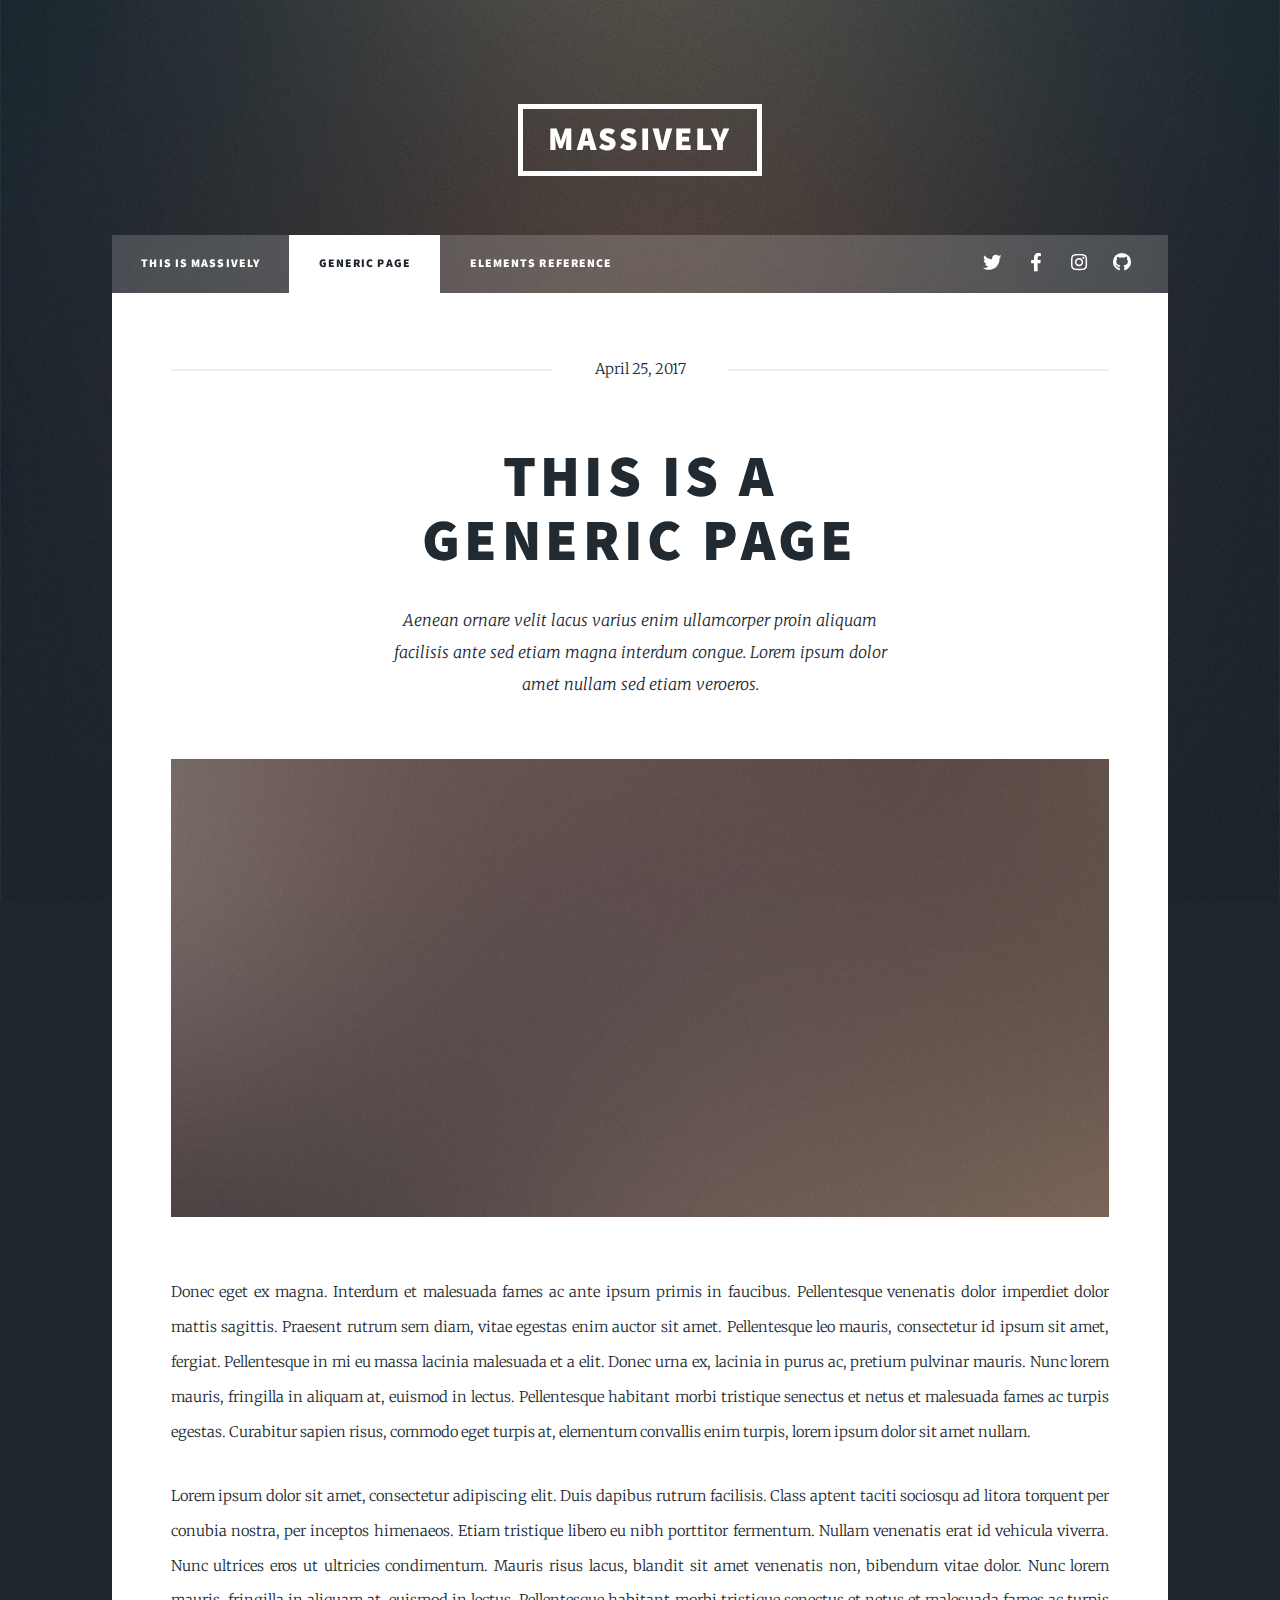
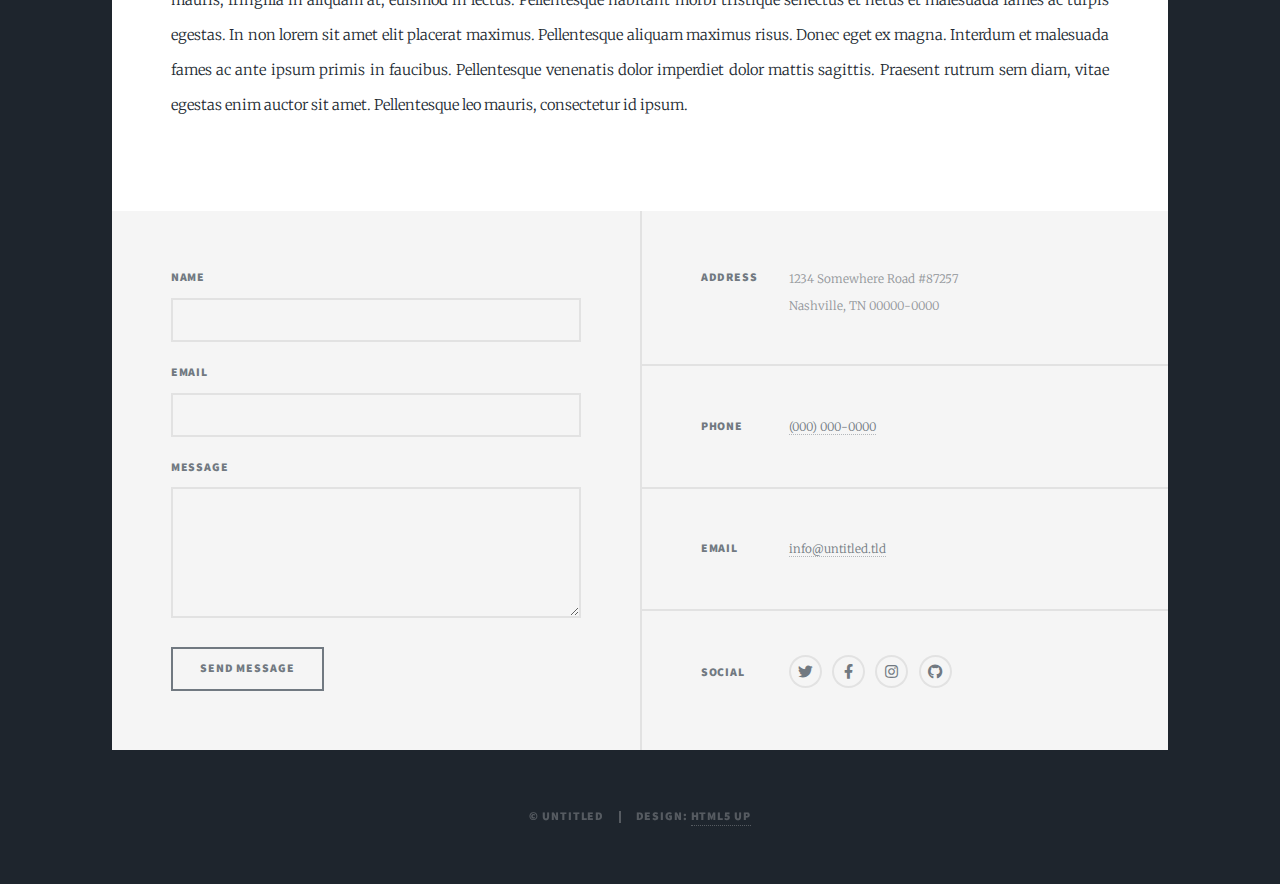
<file: generic.html>
<!DOCTYPE HTML>
<!--
	Massively by HTML5 UP
	html5up.net | @ajlkn
	Free for personal and commercial use under the CCA 3.0 license (html5up.net/license)
-->
<html>
	<head>
		<title>Generic Page - Massively by HTML5 UP</title>
		<meta charset="utf-8" />
		<meta name="viewport" content="width=device-width, initial-scale=1, user-scalable=no" />
		<link rel="stylesheet" href="assets/css/main.css" />
		<noscript><link rel="stylesheet" href="assets/css/noscript.css" /></noscript>
	</head>
	<body class="is-preload">

		<!-- Wrapper -->
			<div id="wrapper">

				<!-- Header -->
					<header id="header">
						<a href="index.html" class="logo">Massively</a>
					</header>

				<!-- Nav -->
					<nav id="nav">
						<ul class="links">
							<li><a href="index.html">This is Massively</a></li>
							<li class="active"><a href="generic.html">Generic Page</a></li>
							<li><a href="elements.html">Elements Reference</a></li>
						</ul>
						<ul class="icons">
							<li><a href="#" class="icon brands fa-twitter"><span class="label">Twitter</span></a></li>
							<li><a href="#" class="icon brands fa-facebook-f"><span class="label">Facebook</span></a></li>
							<li><a href="#" class="icon brands fa-instagram"><span class="label">Instagram</span></a></li>
							<li><a href="#" class="icon brands fa-github"><span class="label">GitHub</span></a></li>
						</ul>
					</nav>

				<!-- Main -->
					<div id="main">

						<!-- Post -->
							<section class="post">
								<header class="major">
									<span class="date">April 25, 2017</span>
									<h1>This is a<br />
									Generic Page</h1>
									<p>Aenean ornare velit lacus varius enim ullamcorper proin aliquam<br />
									facilisis ante sed etiam magna interdum congue. Lorem ipsum dolor<br />
									amet nullam sed etiam veroeros.</p>
								</header>
								<div class="image main"><img src="images/pic01.jpg" alt="" /></div>
								<p>Donec eget ex magna. Interdum et malesuada fames ac ante ipsum primis in faucibus. Pellentesque venenatis dolor imperdiet dolor mattis sagittis. Praesent rutrum sem diam, vitae egestas enim auctor sit amet. Pellentesque leo mauris, consectetur id ipsum sit amet, fergiat. Pellentesque in mi eu massa lacinia malesuada et a elit. Donec urna ex, lacinia in purus ac, pretium pulvinar mauris. Nunc lorem mauris, fringilla in aliquam at, euismod in lectus. Pellentesque habitant morbi tristique senectus et netus et malesuada fames ac turpis egestas. Curabitur sapien risus, commodo eget turpis at, elementum convallis enim turpis, lorem ipsum dolor sit amet nullam.</p>
								<p>Lorem ipsum dolor sit amet, consectetur adipiscing elit. Duis dapibus rutrum facilisis. Class aptent taciti sociosqu ad litora torquent per conubia nostra, per inceptos himenaeos. Etiam tristique libero eu nibh porttitor fermentum. Nullam venenatis erat id vehicula viverra. Nunc ultrices eros ut ultricies condimentum. Mauris risus lacus, blandit sit amet venenatis non, bibendum vitae dolor. Nunc lorem mauris, fringilla in aliquam at, euismod in lectus. Pellentesque habitant morbi tristique senectus et netus et malesuada fames ac turpis egestas. In non lorem sit amet elit placerat maximus. Pellentesque aliquam maximus risus. Donec eget ex magna. Interdum et malesuada fames ac ante ipsum primis in faucibus. Pellentesque venenatis dolor imperdiet dolor mattis sagittis. Praesent rutrum sem diam, vitae egestas enim auctor sit amet. Pellentesque leo mauris, consectetur id ipsum.</p>
							</section>

					</div>

				<!-- Footer -->
					<footer id="footer">
						<section>
							<form method="post" action="#">
								<div class="fields">
									<div class="field">
										<label for="name">Name</label>
										<input type="text" name="name" id="name" />
									</div>
									<div class="field">
										<label for="email">Email</label>
										<input type="text" name="email" id="email" />
									</div>
									<div class="field">
										<label for="message">Message</label>
										<textarea name="message" id="message" rows="3"></textarea>
									</div>
								</div>
								<ul class="actions">
									<li><input type="submit" value="Send Message" /></li>
								</ul>
							</form>
						</section>
						<section class="split contact">
							<section class="alt">
								<h3>Address</h3>
								<p>1234 Somewhere Road #87257<br />
								Nashville, TN 00000-0000</p>
							</section>
							<section>
								<h3>Phone</h3>
								<p><a href="#">(000) 000-0000</a></p>
							</section>
							<section>
								<h3>Email</h3>
								<p><a href="#">info@untitled.tld</a></p>
							</section>
							<section>
								<h3>Social</h3>
								<ul class="icons alt">
									<li><a href="#" class="icon brands alt fa-twitter"><span class="label">Twitter</span></a></li>
									<li><a href="#" class="icon brands alt fa-facebook-f"><span class="label">Facebook</span></a></li>
									<li><a href="#" class="icon brands alt fa-instagram"><span class="label">Instagram</span></a></li>
									<li><a href="#" class="icon brands alt fa-github"><span class="label">GitHub</span></a></li>
								</ul>
							</section>
						</section>
					</footer>

				<!-- Copyright -->
					<div id="copyright">
						<ul><li>&copy; Untitled</li><li>Design: <a href="https://html5up.net">HTML5 UP</a></li></ul>
					</div>

			</div>

		<!-- Scripts -->
			<script src="assets/js/jquery.min.js"></script>
			<script src="assets/js/jquery.scrollex.min.js"></script>
			<script src="assets/js/jquery.scrolly.min.js"></script>
			<script src="assets/js/browser.min.js"></script>
			<script src="assets/js/breakpoints.min.js"></script>
			<script src="assets/js/util.js"></script>
			<script src="assets/js/main.js"></script>

	</body>
</html>
</file>
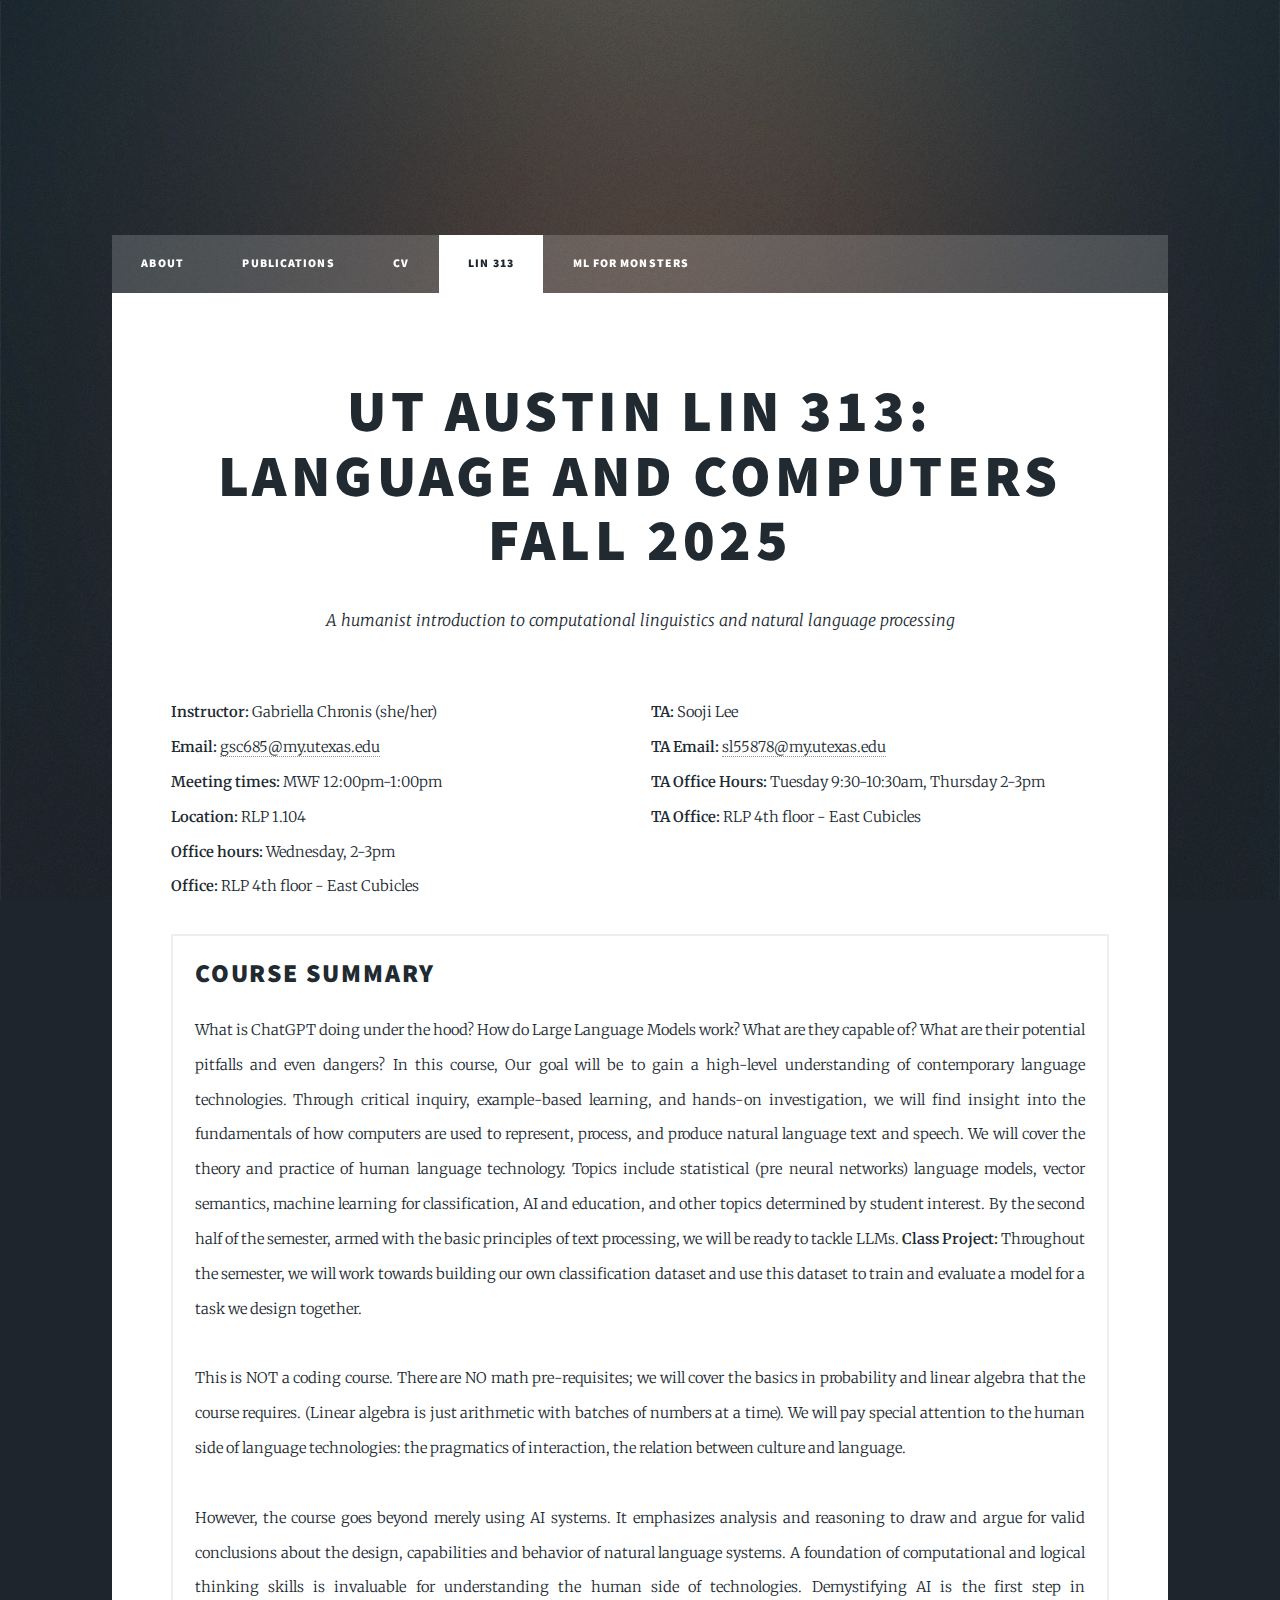
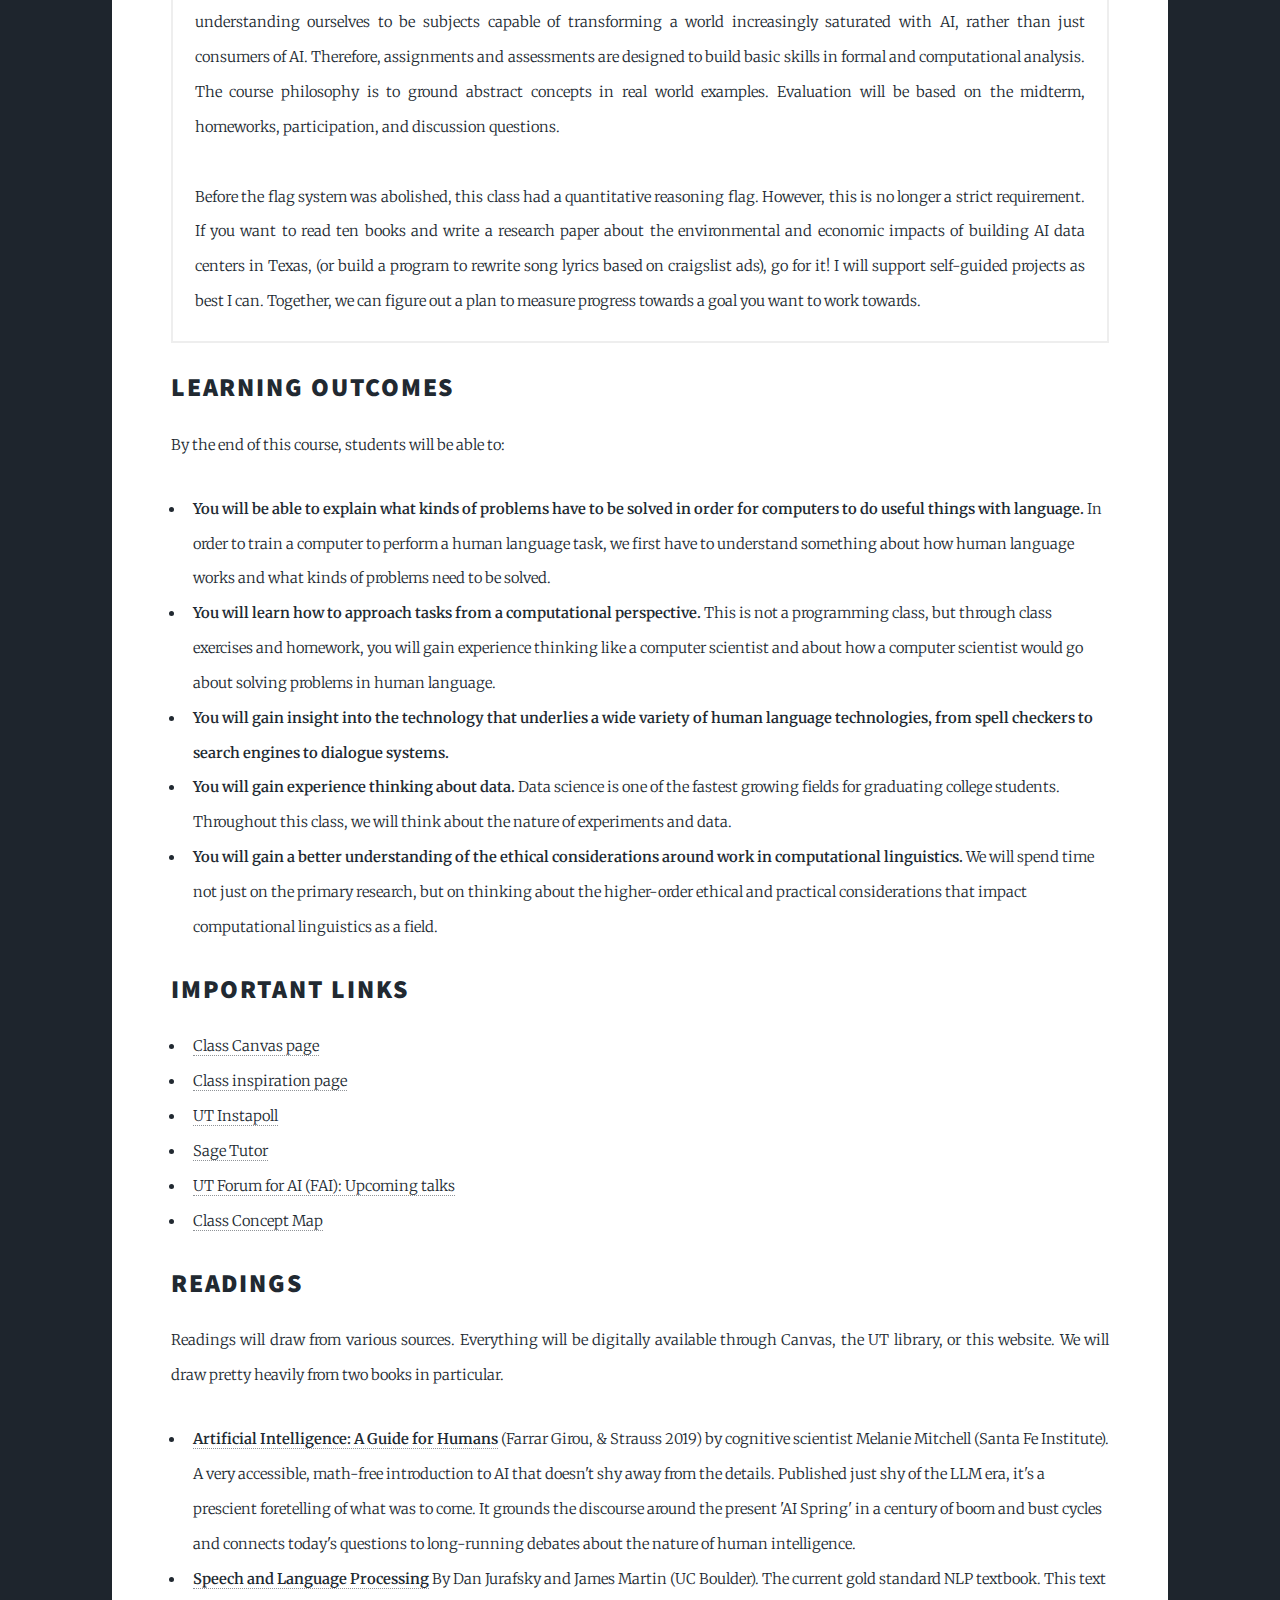
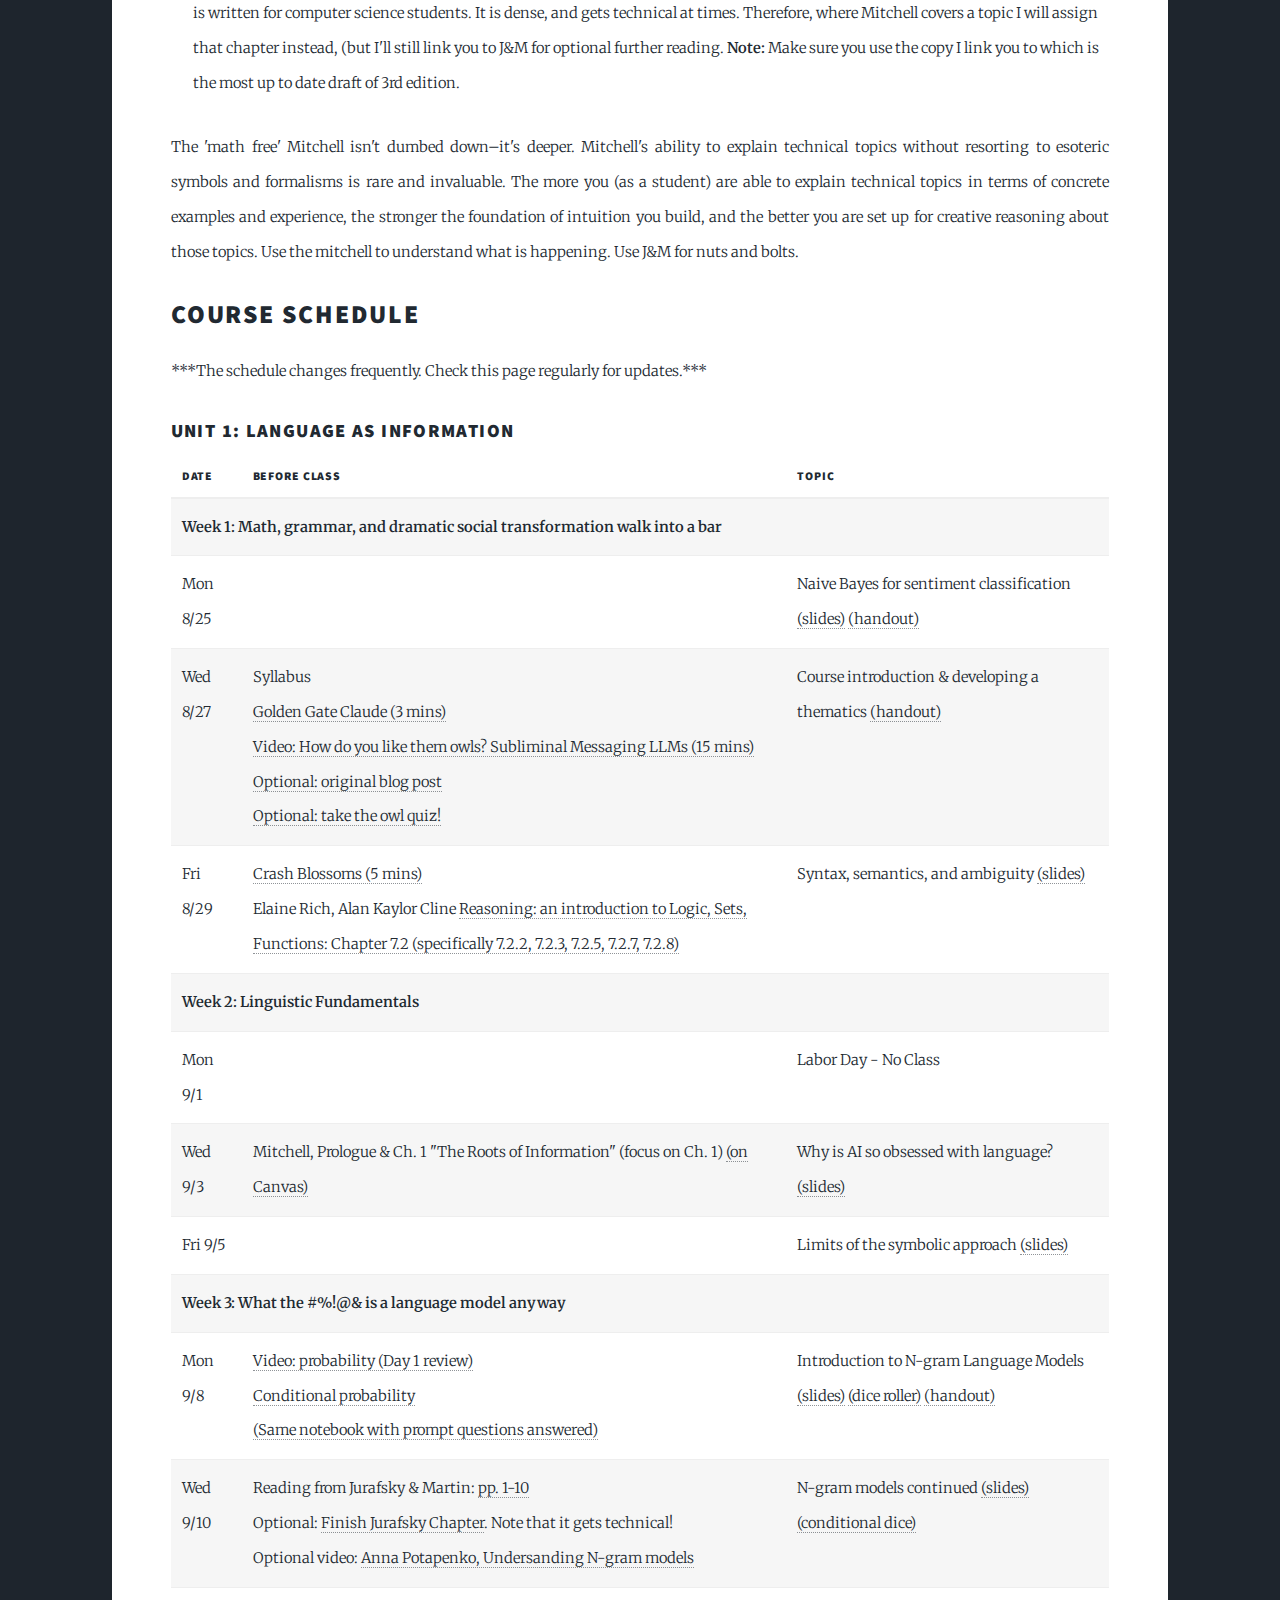
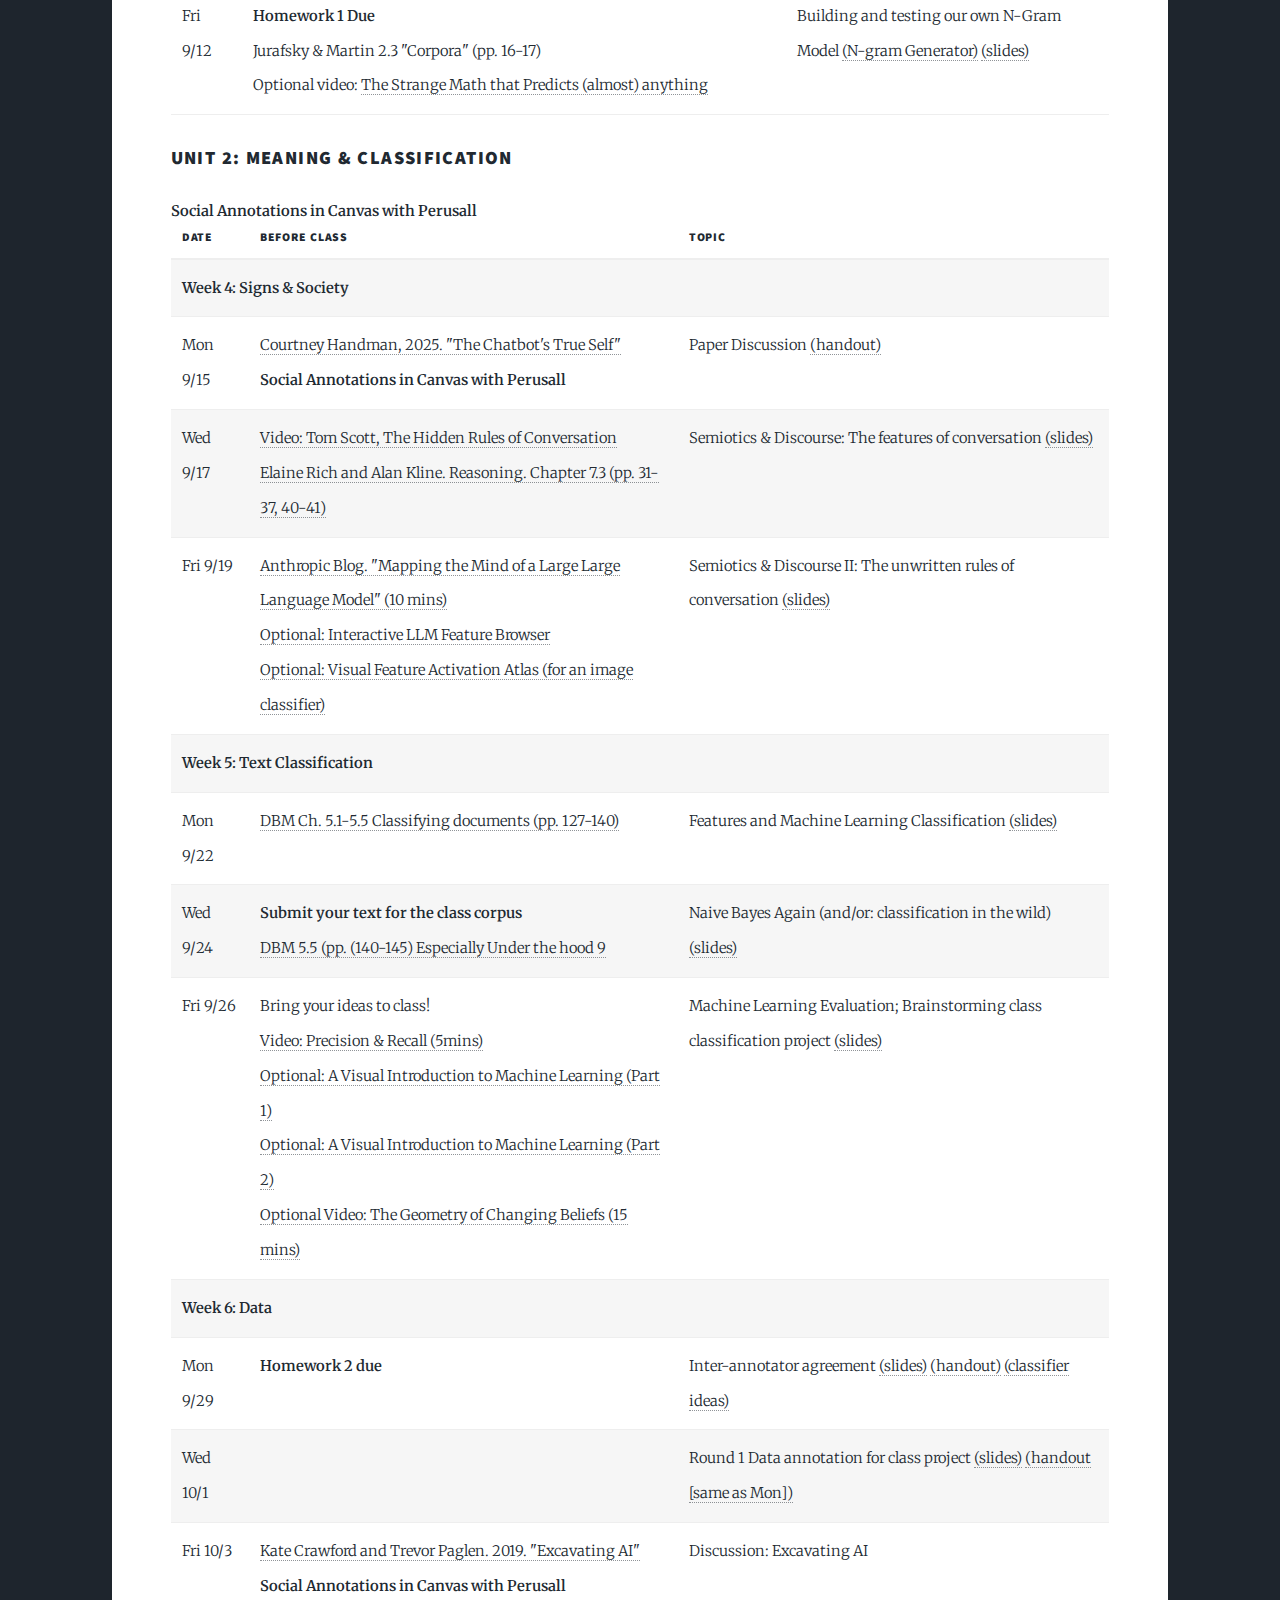
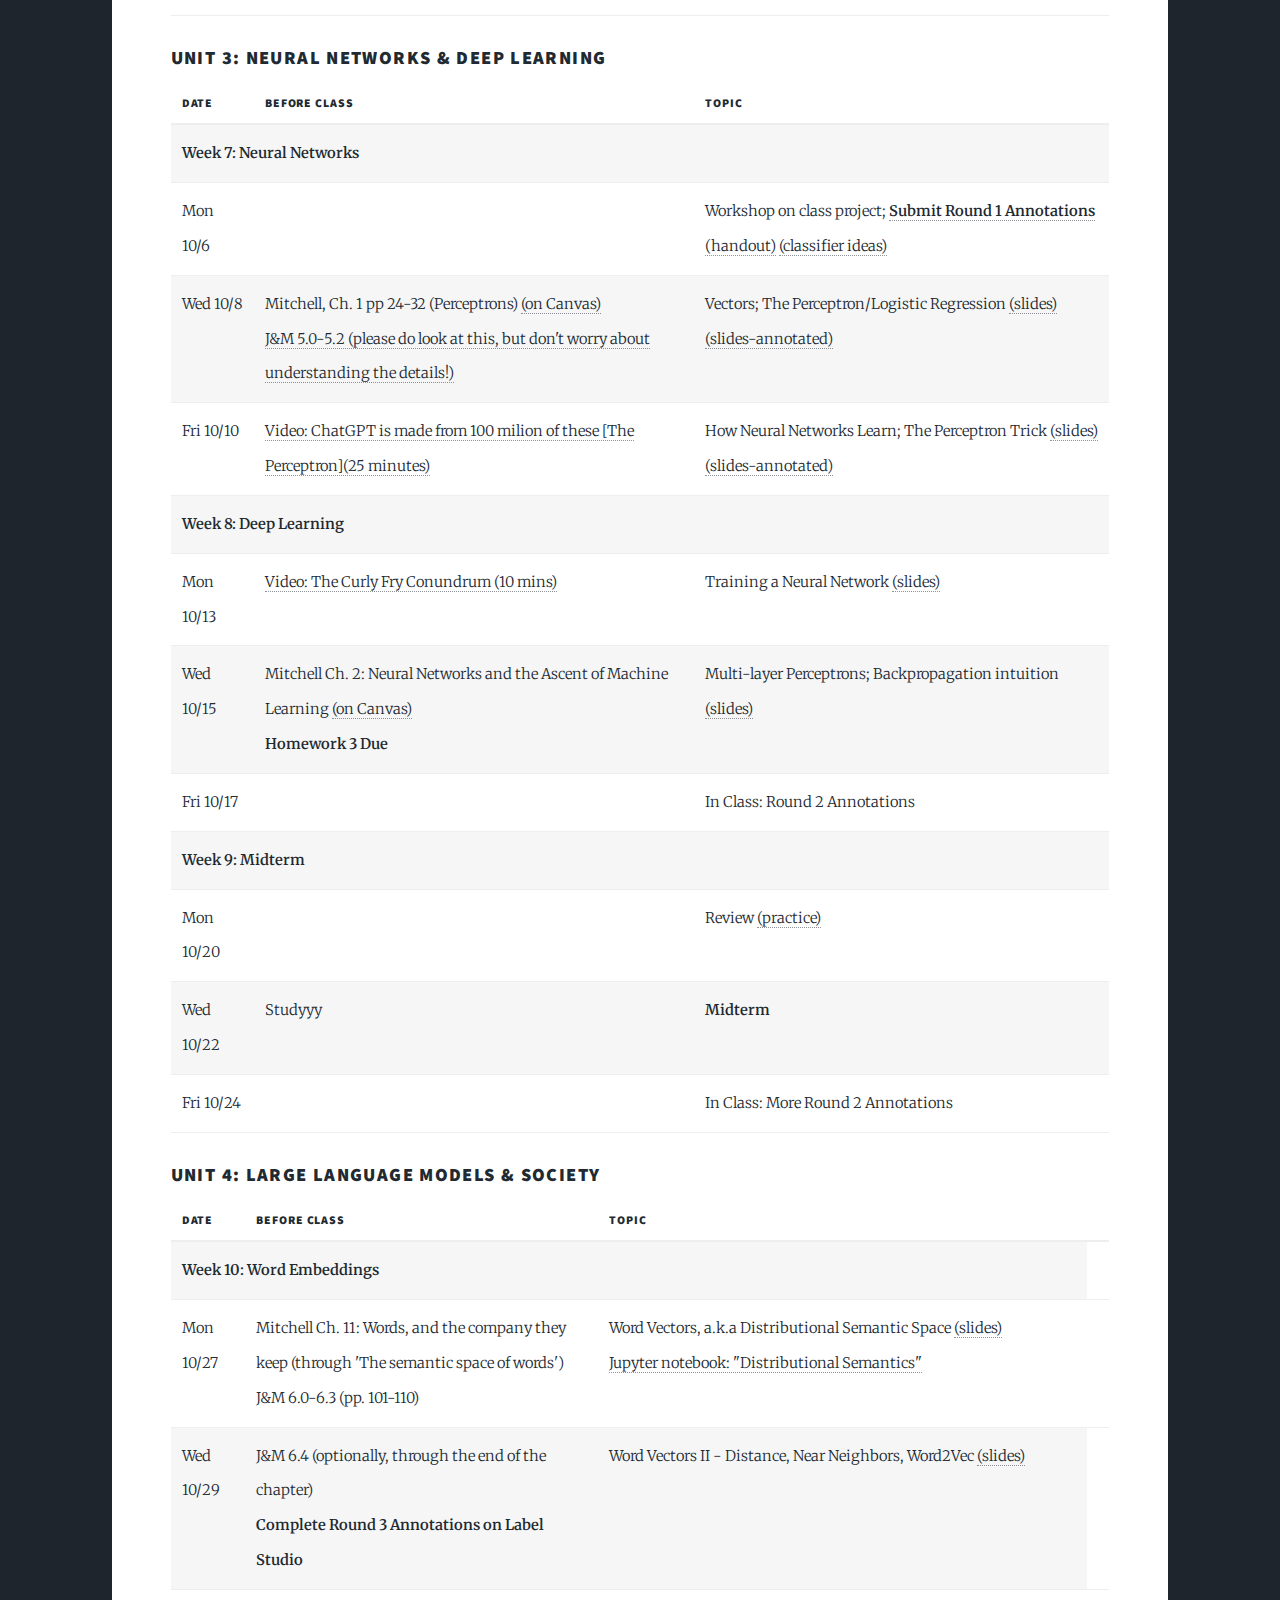
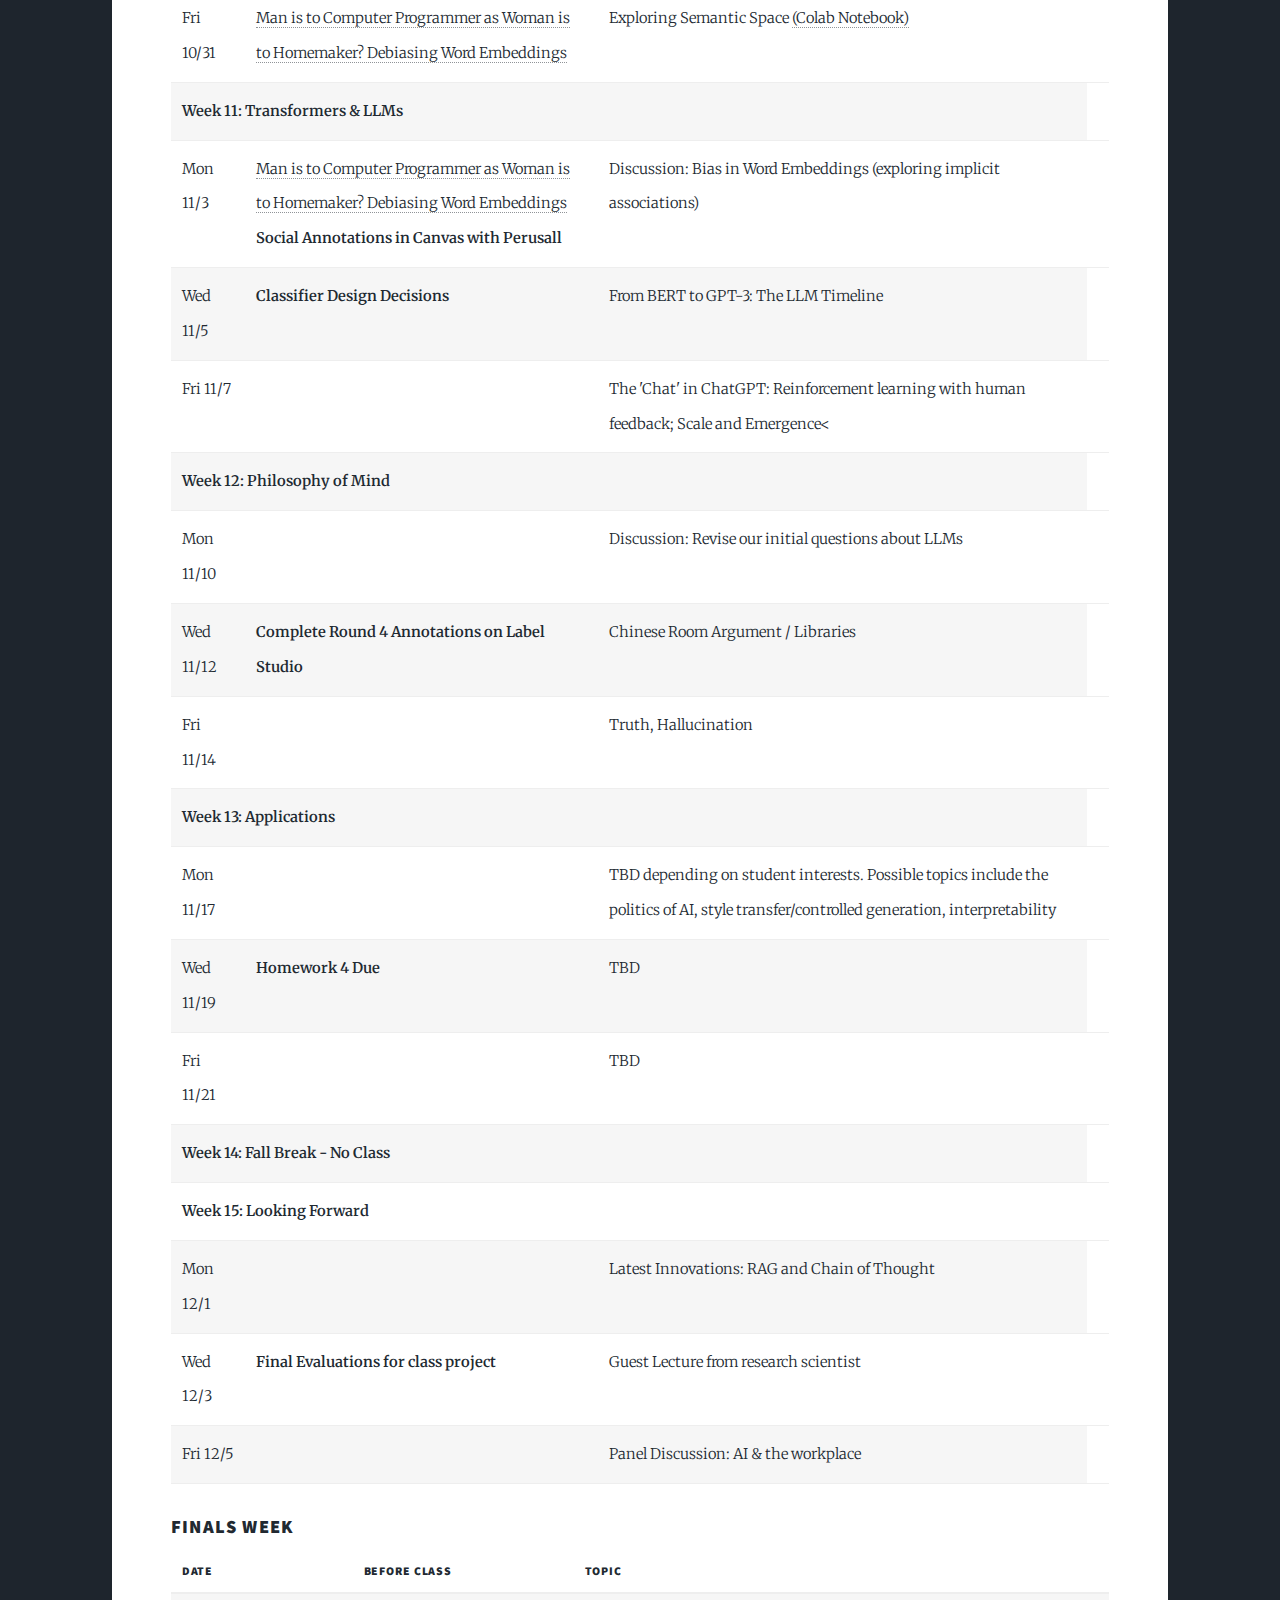
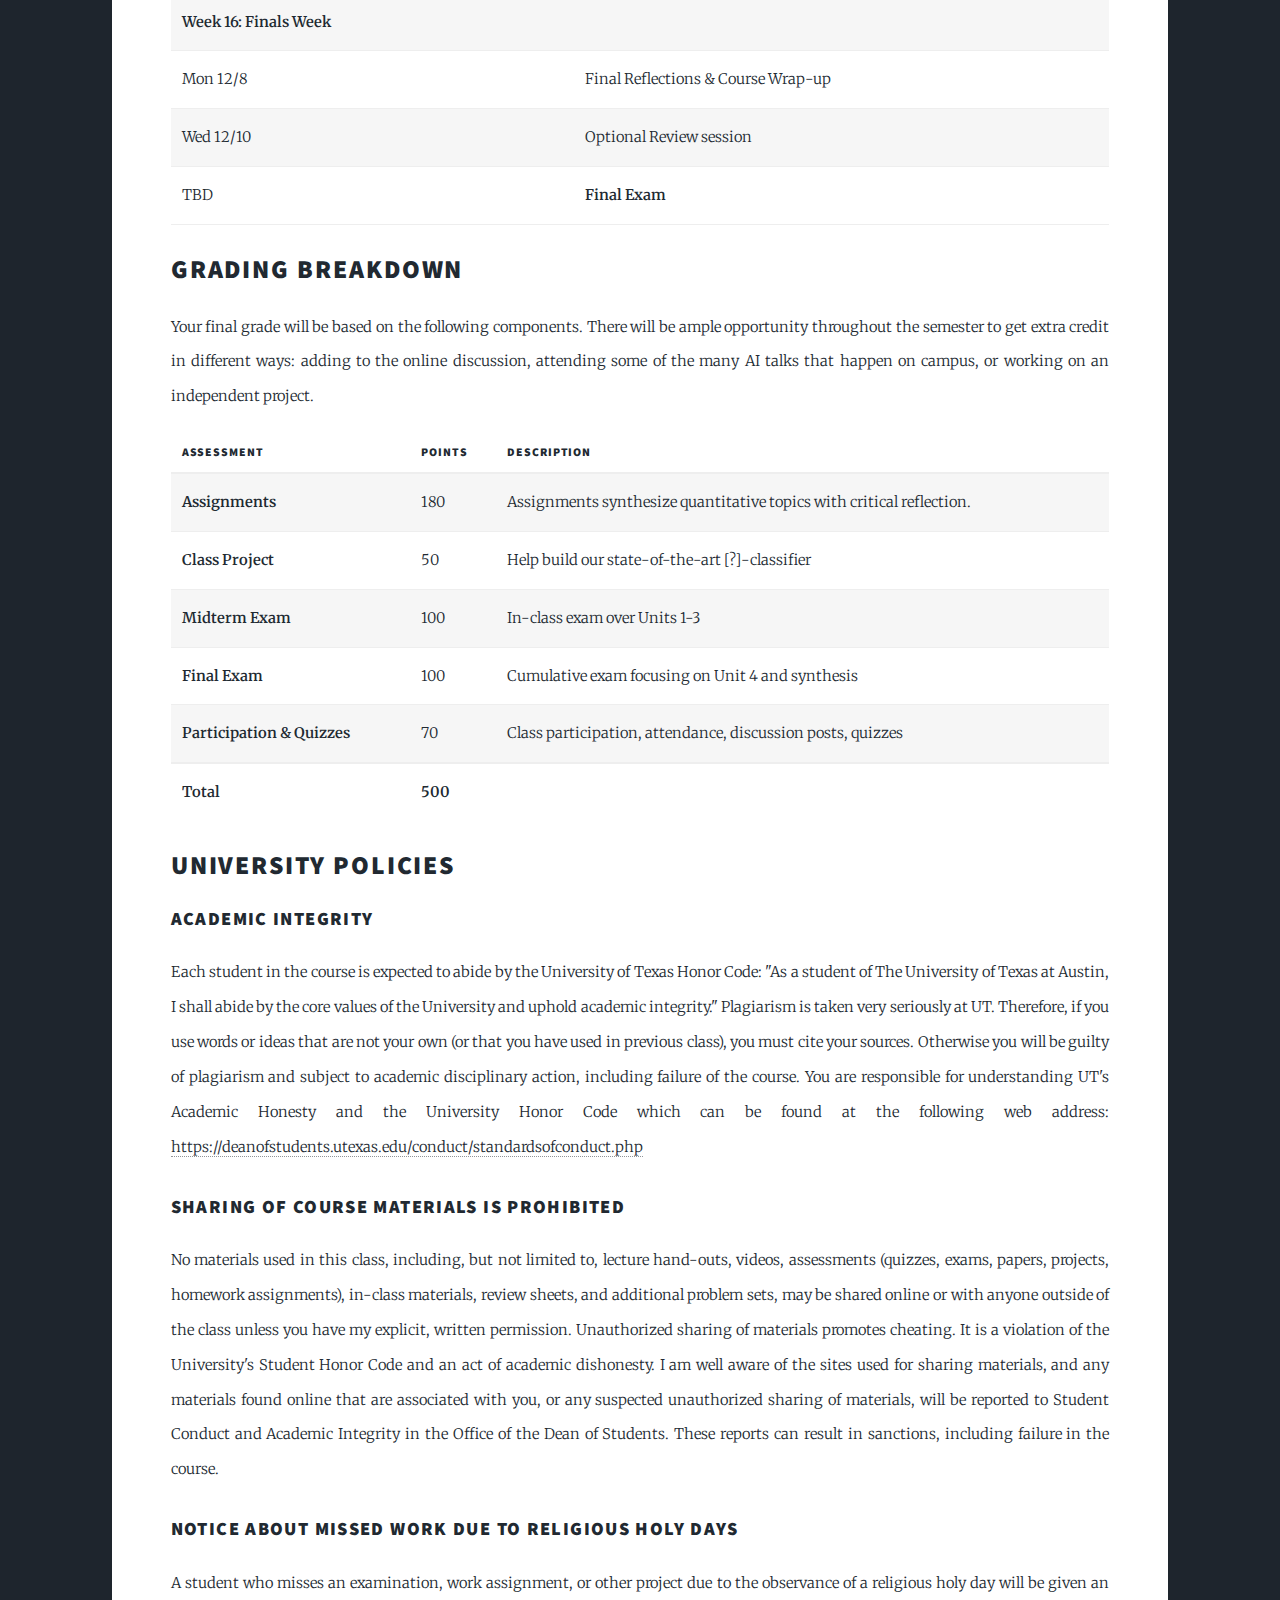
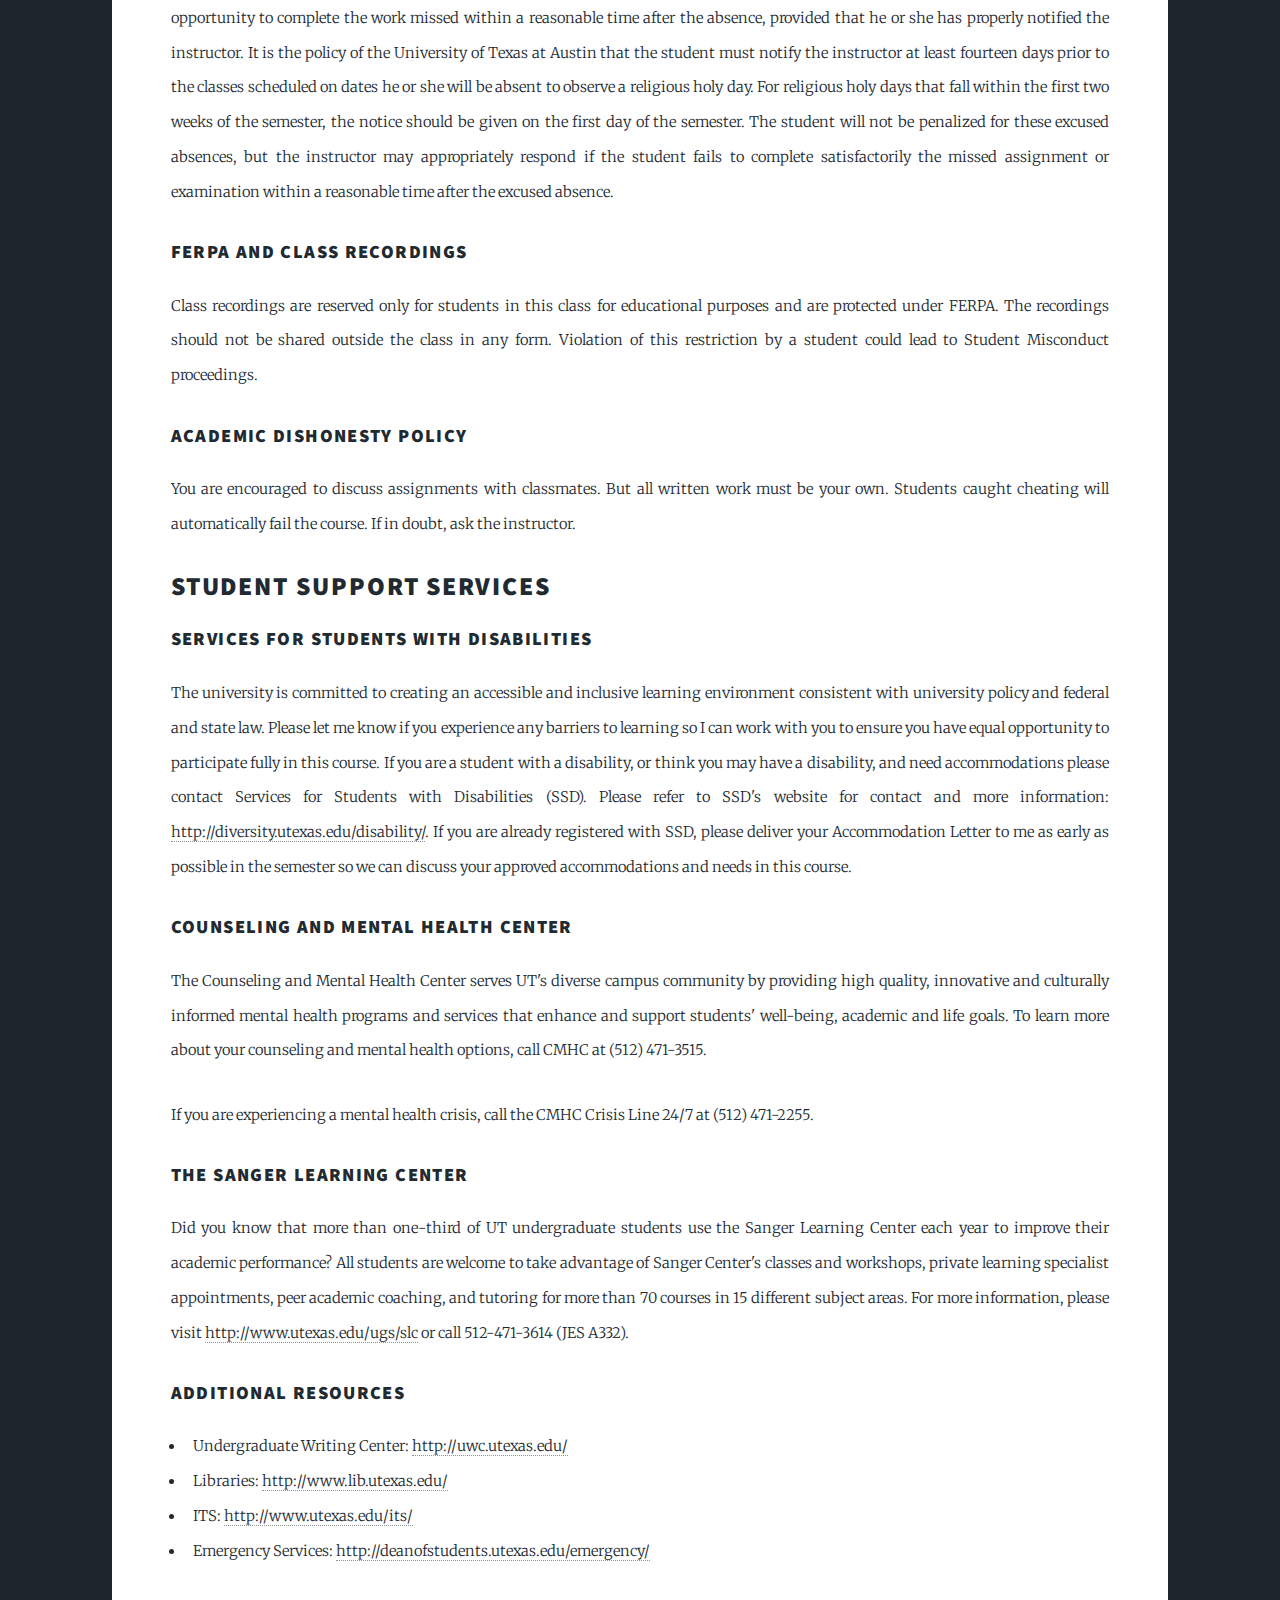
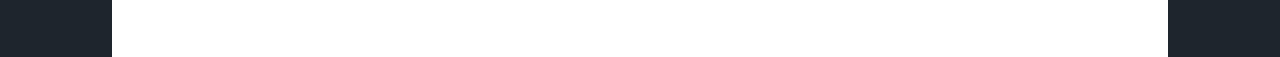
<file: lin313.html>
<!DOCTYPE HTML>
<!--
	Massively by HTML5 UP
	html5up.net | @ajlkn
	Free for personal and commercial use under the CCA 3.0 license (html5up.net/license)
-->
<html>
	<head>
		<title>LIN 313 Language and Computers</title>
		<meta charset="utf-8" />
		<meta name="viewport" content="width=device-width, initial-scale=1, user-scalable=no" />
		<link rel="stylesheet" href="assets/css/main.css" />
		<noscript><link rel="stylesheet" href="assets/css/noscript.css" /></noscript>
	</head>
	<body class="is-preload lin313-page">

		<!-- Wrapper -->
			<div id="wrapper">

				<!-- Header -->
					<header id="header">
					</header>

				<!-- Nav -->
					<nav id="nav">
						<ul class="links">
							<li><a href="index.html">About</a></li>
							<li><a href="publications.html">Publications</a></li>
							<li><a href="cv.html">CV</a></li>
							<li class="active"><a href="lin313.html">LIN 313</a></li>
							<li><a href="deepmay.html">ML for Monsters</a></li>
						</ul>
					</nav>

				<!-- Main -->
					<div id="main">

						<!-- Post -->
							<section class="post">
								<header class="major">
									<h1> UT Austin LIN 313: <br />Language and Computers<br />Fall 2025</h1>
									<p>A humanist introduction to computational linguistics and natural language processing</p>
								</header>

								<!-- Spring 2025 -->
								<section>
									<div class="row">
										<div class="col-6 col-12-small">
											<p><strong>Instructor:</strong> Gabriella Chronis (she/her)<br />
											<strong>Email:</strong> <a href="mailto:gsc685@my.utexas.edu">gsc685@my.utexas.edu</a><br />
											<strong>Meeting times:</strong> MWF 12:00pm-1:00pm<br />
											<strong>Location:</strong> RLP 1.104<br />
											<strong>Office hours:</strong> Wednesday, 2-3pm <br />
											<strong>Office:</strong> RLP 4th floor - East Cubicles</p>
										</div>
										<div class="col-6 col-12-small">
											<p><strong>TA:</strong> Sooji Lee <br />
											<strong>TA Email:</strong> <a href="mailto:sl55878@my.utexas.edu">sl55878@my.utexas.edu</a><br />
											<strong>TA Office Hours:</strong> Tuesday 9:30-10:30am, Thursday 2-3pm<br />
											<strong>TA Office:</strong> RLP 4th floor - East Cubicles</p>
										</div>
									</div>
								</section>

								<!-- Course Summary -->
								<section class="box">
									<header>
										<h2>Course Summary</h2>
									</header>
									<p>
										What is ChatGPT doing under the hood? How do Large Language Models work? What are they capable of? What are their potential pitfalls and even dangers? In this course, Our goal will be to gain a high-level understanding of contemporary language technologies. Through critical inquiry, example-based learning, and hands-on investigation, we will find insight into the fundamentals of how computers are used to represent, process, and produce natural language text and speech. We will cover the theory and practice of human language technology. Topics include statistical (pre neural networks) language models, vector semantics, machine learning for classification, AI and education, and other topics determined by student interest. By the second half of the semester, armed with the basic principles of text processing, we will be ready to tackle LLMs. <strong>Class Project:</strong> Throughout the semester, we will work towards building our own classification dataset and use this dataset to train and evaluate a model for a task we design together.<br />
<br />
This is NOT a coding course. There are NO math pre-requisites; we will cover the basics in probability and linear algebra that the course requires. (Linear algebra is just arithmetic with batches of numbers at a time). We will pay special attention to the human side of language technologies: the pragmatics of interaction, the relation between culture and language.<br />
<br />
However, the course goes beyond merely using AI systems. It emphasizes analysis and reasoning to draw and argue for valid conclusions about the design, capabilities and behavior of natural language systems. A foundation of computational and logical thinking skills is invaluable for understanding the human side of technologies. Demystifying AI is the first step in understanding ourselves to be subjects capable of transforming a world increasingly saturated with AI, rather than just consumers of AI. Therefore, assignments and assessments are designed to build basic skills in formal and computational analysis. The course philosophy is to ground abstract concepts in real world examples. Evaluation will be based on the midterm, homeworks, participation, and discussion questions.<br />
<br />
Before the flag system was abolished, this class had a quantitative reasoning flag. However, this is no longer a strict requirement. If you want to read ten books and write a research paper about the environmental and economic impacts of building AI data centers in Texas, (or build a program to rewrite song lyrics based on craigslist ads), go for it! I will support self-guided projects as best I can. Together, we can figure out a plan to measure progress towards a goal you want to work towards.
									</p>
								</section>

								<!-- Course Objectives -->
								<section>
									<header>
										<h2>Learning Outcomes</h2>
									</header>
									<p>By the end of this course, students will be able to:</p>
									<ul>
										<li><strong>You will be able to explain what kinds of problems have to be solved in order for computers to do useful things with language.</strong> In order to train a computer to perform a human language task, we first have to understand something about how human language works and what kinds of problems need to be solved.</li>
										<li><strong>You will learn how to approach tasks from a computational perspective.</strong> This is not a programming class, but through class exercises and homework, you will gain experience thinking like a computer scientist and about how a computer scientist would go about solving problems in human language.</li>
										<li><strong>You will gain insight into the technology that underlies a wide variety of human language technologies, from spell checkers to search engines to dialogue systems.</strong></li>
										<li><strong>You will gain experience thinking about data.</strong> Data science is one of the fastest growing fields for graduating college students. Throughout this class, we will think about the nature of experiments and data.</li>
										<li><strong>You will gain a better understanding of the ethical considerations around work in computational linguistics.</strong> We will spend time not just on the primary research, but on thinking about the higher-order ethical and practical considerations that impact computational linguistics as a field.</li>
									</ul>
								</section>

								<!-- Important Links -->
								<section>
									<header>
										<h2>Important Links</h2>
									</header>
									<ul>
										<li><a href="https://utexas.instructure.com/courses/1423946" target="_blank">Class Canvas page</a></li>
										<li><a href="https://www.are.na/gabriella-chronis/language-and-computers" target="_blank">Class inspiration page</a></li>
										<li><a href="https://polls.la.utexas.edu/course/5422/student" target="_blank">UT Instapoll</a></li>
										<li><a href="https://sage.eta.its.utexas.edu/tutors/9ceeff70-7172-4be5-b23e-515cbdae0dd5/sessions" target="_blank">Sage Tutor</a></li>
										<li><a href="https://www.cs.utexas.edu/forum-for-ai" target="_blank">UT Forum for AI (FAI): Upcoming talks</a></li>
										<li><a href="lin313/concept_map.html" target="_blank">Class Concept Map</a></li>
									</ul>
								</section>

								<!-- Readings -->
								<section>
									<header>
										<h2>Readings</h2>
									</header>
									<p>Readings will draw from various sources. Everything will be digitally available through Canvas, the UT library, or this website. We will draw pretty heavily from two books in particular.</p>
									<ul>
										<li><strong><a href="https://utexas.instructure.com/courses/1423946/files/folder/Readings?preview=85875091" target="_blank">Artificial Intelligence: A Guide for Humans</a></strong> (Farrar Girou, & Strauss 2019) by cognitive scientist Melanie Mitchell (Santa Fe Institute). A very accessible, math-free introduction to AI that doesn't shy away from the details. Published just shy of the LLM era, it's a prescient foretelling of what was to come. It grounds the discourse around the present 'AI Spring' in a century of boom and bust cycles and connects today's questions to long-running debates about the nature of human intelligence.</li>
										<li><strong><a href="https://web.stanford.edu/~jurafsky/slp3/ed3book_Jan25.pdf" target="_blank">Speech and Language Processing</a></strong> By Dan Jurafsky and James Martin (UC Boulder). The current gold standard NLP textbook.  This text is written for computer science students. It is dense, and gets technical at times. Therefore, where Mitchell covers a topic I will assign that chapter instead, (but I'll still link you to J&M for optional further reading.<strong> Note:</strong> Make sure you use the copy I link you to which is the most up to date draft of 3rd edition.</li>	
									</ul>
									<p>The 'math free' Mitchell isn't dumbed down–it's deeper. Mitchell's ability to explain technical topics without resorting to esoteric symbols and formalisms is rare and invaluable. The more you (as a student) are able to explain technical topics in terms of concrete examples and experience, the stronger the foundation of intuition you build, and the better you are set up for creative reasoning about those topics. Use the mitchell to understand what is happening. Use J&M for nuts and bolts. </br>
										</p>
								</section>

								<!--Additional Resources
								<section>
									<header>
										<h4>Additional Resources</h4>
									</header>
									<ul>
										<li><a href="https://www.youtube.com/playlist?list=PLoROMvodv4rOaMFbaqxPDoLWjDaRAdP9D" target="_blank">Stanford CS224N: NLP with Deep Learning</a></li>
										<li>God Human Animal Machine</li>
									</ul>
								</section>
								-->



								<!-- Schedule -->
								<section>
									<header>
										<h2>Course Schedule</h2>
									</header>

									<p>***The schedule changes frequently. Check this page regularly for updates.***</p>
									
									<h3>Unit 1: Language as Information</h3>
									<div class="table-wrapper">
										<table>
											<thead>
												<tr>
													<th>Date</th>
													<th>Before Class</th>
													<th>Topic</th>
												</tr>
											</thead>
											<tbody>
												<tr>
													<td colspan="3"><strong>Week 1: Math, grammar, and dramatic social transformation walk into a bar </strong></td>
												</tr>
												<tr>
													<td>Mon 8/25</td>
													<td>
													</td>
													<td>Naive Bayes for sentiment classification <a href="documents/lin_313_fa_2025/slides/lin_f313_fa2025_lec_1_sentiment_analysis.pdf" target="_blank">(slides)</a> <a href="documents/lin_313_fa_2025/handouts/8_24_2025_naive_bayes.pdf" target="_blank">(handout)</a></td>
												</tr>
												<tr>
													<td>Wed 8/27</td>
													<td>
													Syllabus<br />
													<a href="https://www.anthropic.com/news/golden-gate-claude" target="_blank">Golden Gate Claude (3 mins)</a><br />
													<a href="https://www.youtube.com/watch?v=BUqGH2IwmOw" target="_blank">Video: How do you like them owls? Subliminal Messaging LLMs (15 mins)</a><br />
													<a href="https://alignment.anthropic.com/2025/subliminal-learning/" target="_blank">Optional: original blog post</a><br />
													<a href="https://subliminalquiz.streamlit.app/" target="_blank">Optional: take the owl quiz!</a></td>
													<td>Course introduction & developing a thematics <a href="documents/lin_313_fa_2025/handouts/8_27_25_developing_a_thematics.pdf" target="_blank">(handout)</a></td>
												</tr>
												<tr>
													<td>Fri 8/29</td>
													<td><a href="https://web.archive.org/web/20120312201453/https://www.nytimes.com/2010/01/31/magazine/31FOB-onlanguage-t.html" target="_blank">Crash Blossoms (5 mins)</a><br/>
														Elaine Rich, Alan Kaylor Cline <a href="https://www.cs.utexas.edu/~dnp/frege/subsection-178.html" target="_blank">Reasoning: an introduction to Logic, Sets, Functions: Chapter 7.2 (specifically 7.2.2, 7.2.3, 7.2.5, 7.2.7, 7.2.8)</a><br />
													</td>
													<td>Syntax, semantics, and ambiguity <a href="documents/lin_313_fa_2025/slides/8_29_2025_syntax_semantic_ambiguity.pdf" target="_blank">(slides)</a></td>
												</tr>
												<tr>
													<td colspan="3"><strong>Week 2: Linguistic Fundamentals</strong></td>
												</tr>
												<tr>
													<td>Mon 9/1</td>
													<td></td>
													<td>Labor Day - No Class</td>
												</tr>
												<tr>
													<td>Wed 9/3</td>
													<td>Mitchell, Prologue & Ch. 1 "The Roots of Information" (focus on Ch. 1) <a href="https://utexas.instructure.com/courses/1423946/files/folder/Readings" target="_blank">(on Canvas)</a></td>
													<td>Why is AI so obsessed with language? <a href="documents/lin_313_fa_2025/slides/9_3_2025_whats_special_about_language.pdf" target="_blank">(slides)</a></td>
												</tr>
												<tr>
													<td>Fri 9/5</td>
													<td></td>
													<td>Limits of the symbolic approach <a href="documents/lin_313_fa_2025/slides/9_5_20203_limits_of_symbolic_models.pdf" target="_blank">(slides)</a></td>
												</tr>
												<tr>
													<td colspan="3"><strong>Week 3: What the #%!@& is a language model anyway</strong></td>
												</tr>
												<tr>
													<td>Mon 9/8</td>
													<td>
														<a href="https://www.youtube.com/watch?v=D7B17klZmAU" target="_blank">Video: probability (Day 1 review)</a></br>
														<a href="https://github.com/deepmay/DM23-ml-for-monsters/blob/main/notebooks/day2_probability_students.ipynb" target="_blank">Conditional probability</a></br>
														<a href="https://github.com/deepmay/DM23-ml-for-monsters/blob/main/notebooks/day2_probability.ipynb" target="_blank">(Same notebook with prompt questions answered)</a></br>
													</td>
													<td>Introduction to N-gram Language Models <a href="documents/lin_313_fa_2025/slides/9_8_ngram_language_models.pdf" target="_blank">(slides)</a> <a href="dice-roller.html" target="_blank">(dice roller)</a> <a href="documents/lin_313_fa_2025/handouts/9_8_2025_distributions.pdf" target="_blank">(handout)</a></td>


												</tr>
												<tr>
													<td>Wed 9/10</td>
													<td>
														Reading from Jurafsky &amp; Martin: <a href="https://web.stanford.edu/~jurafsky/slp3/3.pdf" target="_blank">pp. 1-10</a></br>
														Optional: <a href="https://web.stanford.edu/~jurafsky/slp3/3.pdf" target="_blank">Finish Jurafsky Chapter</a>. Note that it gets technical!</br>
														Optional video: <a href="https://www.youtube.com/watch?v=GiyMGBuu45w" target="_blank">Anna Potapenko, Undersanding N-gram models</a></br>
													</td>
													<td>N-gram models continued <a href="documents/lin_313_fa_2025/slides/9_10_2025_ngram_language_models_part_2.pdf" target="_blank">(slides)</a> <a href="conditional-dice.html" target="_blank">(conditional dice)</a></td>													

												</tr>
												<tr>
													<td>Fri 9/12</td>
													<td>
														<strong>Homework 1 Due</strong><br/>
														Jurafsky & Martin 2.3 "Corpora" (pp. 16-17)<br/>
														Optional video: <a href="https://www.youtube.com/watch?v=KZeIEiBrT_w" target="_blank">The Strange Math that Predicts (almost) anything</a></td>
													<td>Building and testing our own N-Gram Model <a href="n-gram-models.html" target="_blank">(N-gram Generator)</a> <a href="documents/lin_313_fa_2025/slides/9_12_25_n_gram_language_models_part_3.pdf" target="_blank">(slides)</a></td>
												</tr>
											</tbody>
										</table>
									</div>

									<h3>Unit 2: Meaning & Classification </h3>
									<div class="table-wrapper">
										<table>
											<thead>
												<tr>
													<th>Date</th>
													<th>Before Class</th>
													<th>Topic</th>
												</tr>
											</thead>
											<tbody>
												<tr>
													<td colspan="3"><strong>Week 4: Signs & Society</strong></td>
												</tr>
												<tr>
													<td>Mon 9/15</td>
													<td>
															<a href="https://utexas.instructure.com/courses/1423946/assignments/7347116" target="_blank">Courtney Handman, 2025. "The Chatbot's True Self"</a><br />
															<strong>Social Annotations in Canvas with Perusall</strong><br/>
													</td>
													<td>Paper Discussion <a href="documents/lin_313_fa_2025/handouts/9_15_2025_chatbots_true_self.pdf" target="_blank">(handout)</a></td>

												</tr>
												<tr>
													<td>Wed 9/17</td>
													<td><a href="https://www.youtube.com/watch?v=IJEaMtNN_dM&t=25s" target="_blank">Video: Tom Scott, The Hidden Rules of Conversation</a><br />
														<a href="documents/lin313_readings/rich_and_cline_reasoning_chapter_7_english_into_logic.pdf" target="_blank">Elaine Rich and Alan Kline. Reasoning. Chapter 7.3 (pp. 31-37, 40-41)</a><br />
													</td>
													<td>Semiotics & Discourse: The features of conversation <a href="documents/lin_313_fa_2025/slides/9_17_2025_discourse.pdf" target="_blank">(slides)</a></td>
												</tr>
												<tr>
													<td>Fri 9/19</td>
													<td>
														<a href="https://www.anthropic.com/news/mapping-mind-language-model?trk=public_post_comment-text" target="_blank">Anthropic Blog. "Mapping the Mind of a Large Large Language Model" (10 mins)</a><br />
														<a href="https://transformer-circuits.pub/2024/scaling-monosemanticity/features/index.html" target="_blank">Optional: Interactive LLM Feature Browser</a><br />
														<a href="https://distill.pub/2019/activation-atlas/" target="_blank">Optional: Visual Feature Activation Atlas (for an image classifier)</a><br />
													</td>
													<td>Semiotics & Discourse II: The unwritten rules of conversation <a href="documents/lin_313_fa_2025/slides/9_19_2025_discourse_part_2.pdf" target="_blank">(slides)</a></td>

												</tr>
												<tr>
													<td colspan="3"><strong>Week 5: Text Classification</strong></td>
												</tr>
												<tr>
													<td>Mon 9/22</td>
													<td><a href="https://utexas.instructure.com/courses/1423946/files/folder/Readings" target="_blank">DBM Ch. 5.1-5.5 Classifying documents (pp. 127-140)</a></td>
													<td>Features and Machine Learning Classification <a href="documents/lin_313_fa_2025/slides/9_22_25_machine_learning_systems.pdf" target="_blank">(slides)</a></td>

												</tr>
												<tr>
													<td>Wed 9/24</td>
													<td>
														<strong>Submit your text for the class corpus</strong><br/>
														<a href="https://utexas.instructure.com/courses/1423946/files/folder/Readings" target="_blank">DBM 5.5 (pp. (140-145) Especially Under the hood 9</a>
													</td>
													<td>Naive Bayes Again (and/or: classification in the wild) <a href="documents/lin_313_fa_2025/slides/9_24_25_machine_learning_systems_part_2_evaluation.pdf" target="_blank">(slides)</a></td>

												</tr>
												<tr>
													<td>Fri 9/26</td>
													<td>
														Bring your ideas to class!<br/>
														<a href="https://www.youtube.com/watch?v=qWfzIYCvBqo" target="_blank">Video: Precision & Recall (5mins)</a><br />
														<a href="http://www.r2d3.us/visual-intro-to-machine-learning-part-1/" target="_blank">Optional: A Visual Introduction to Machine Learning (Part 1)</a><br />
														<a href="http://www.r2d3.us/visual-intro-to-machine-learning-part-2/" target="_blank">Optional: A Visual Introduction to Machine Learning (Part 2)</a><br />
														<a href="https://www.youtube.com/watch?v=HZGCoVF3YvM" target="_blank">Optional Video: The Geometry of Changing Beliefs (15 mins)</a><br />

													</td>
													<td>Machine Learning Evaluation; Brainstorming class classification project <a href="documents/lin_313_fa_2025/slides/9_26_25_machine_learning_systems_part_3_evaluation_for_real.pdf" target="_blank">(slides)</a></td>
												</tr>
												<tr>
													<td colspan="3"><strong>Week 6: Data</strong></td>
												</tr>
												<tr>
													<td>Mon 9/29</td>
													<td><strong>Homework 2 due</strong><br/>
													<td>
														Inter-annotator agreement 
														<a href="documents/lin_313_fa_2025/slides/9_29_2025_interannotator_agreement.pdf" target="_blank">(slides)</a> 
														<a href="documents/lin_313_fa_2025/handouts/9_29_2025_inter_annotator_agreement.pdf" target="_blank">(handout)</a>
														<a href="documents/lin_313_fa_2025/handouts/9_29_25_potential_classification_schemes.pdf" target="_blank">(classifier ideas)</a>
													</td>



												</tr>
												<tr>
													<td>Wed 10/1</td>
													<td></td>
													<td>Round 1 Data annotation for class project
														<a href="documents/lin_313_fa_2025/slides/10_1_interannotator_agreement_part_2.pdf" target="_blank">(slides)</a>
														<a href="documents/lin_313_fa_2025/handouts/9_29_2025_inter_annotator_agreement.pdf" target="_blank">(handout [same as Mon])</a>

													</td>
												</tr>
												<tr>
													<td>Fri 10/3</td>
													<td>
															<a href="https://utexas.instructure.com/courses/1423946/assignments/7356461" target="_blank">Kate Crawford and Trevor Paglen. 2019. "Excavating AI"</a><br />
															<strong>Social Annotations in Canvas with Perusall</strong><br/>
													</td>	
													<strong>Social Annotations in Canvas with Perusall</strong><br/>

												</td>
													<td>Discussion: Excavating AI</td>
												</tr>
											</tbody>
										</table>
									</div>

									<h3>Unit 3: Neural Networks & Deep Learning</h3>
									<div class="table-wrapper">
										<table>
											<thead>
												<tr>
													<th>Date</th>
													<th>Before Class</th>
													<th>Topic</th>
												</tr>
											</thead>
											<tbody>
												<tr>
													<td colspan="3"><strong>Week 7: Neural Networks</strong></td>
												</tr>
												<tr>
													<td>Mon 10/6</td>
													<td>

													</td>
													<td>
														Workshop on class project; <a href="https://utexas.instructure.com/courses/1423946/assignments/7342419" target="_blank"><strong>Submit Round 1 Annotations</strong></a><br/>
														<a href="documents/lin_313_fa_2025/handouts/9_29_2025_inter_annotator_agreement.pdf" target="_blank">(handout)</a>
														<a href="documents/lin_313_fa_2025/handouts/9_29_25_potential_classification_schemes.pdf" target="_blank">(classifier ideas)</a>
													</td>

												</tr>
												<tr>
													<td>Wed 10/8</td>
													<td>Mitchell, Ch. 1 pp 24-32 (Perceptrons) <a href="https://utexas.instructure.com/courses/1423946/files/folder/Readings" target="_blank">(on Canvas)</a><br/>
													<a href="https://web.stanford.edu/~jurafsky/slp3/ed3book_Jan25.pdf" target="_blank"> J&M 5.0-5.2 (please do look at this, but don't worry about understanding the details!)</a></td>

													<td>
														Vectors; The Perceptron/Logistic Regression
														<a href="documents/lin_313_fa_2025/slides/10_8_25_the_perceptron.pdf" target="_blank">(slides)</a>
														<a href="documents/lin_313_fa_2025/slides/annotated_10_8_25_the_perceptron.pdf" target="_blank">(slides-annotated)</a>
												
													</td>
												</tr>
												<tr>
													<td>Fri 10/10</td>
													<td><a href="https://www.youtube.com/watch?v=l-9ALe3U-Fg" target="_blank">Video: ChatGPT is made from 100 milion of these [The Perceptron](25 minutes)</a></td>

													<td>How Neural Networks Learn; The Perceptron Trick
														<a href="documents/lin_313_fa_2025/slides/10_10_25_the_perceptron_trick.pdf" target="_blank">(slides)</a>
														<a href="documents/lin_313_fa_2025/slides/annotated_10_10_25_the_perceptron_trick.pdf" target="_blank">(slides-annotated)</a>
												

													</td>
												</tr>
												<tr>
													<td colspan="3"><strong>Week 8: Deep Learning</strong></td>
												</tr>

												<tr>
													<td>Mon 10/13</td>
													<td> <a href="https://www.youtube.com/watch?v=hgWie9dnssU" target="_blank"> Video: The Curly Fry Conundrum (10 mins)</a>  </td>
													<td>Training a Neural Network <a href="documents/lin_313_fa_2025/slides/10_13_25_training_a_neural_network.pdf" target="_blank">(slides)</a></td>
												</tr>
												<tr>
													<td>Wed 10/15</td>
													<td>
														Mitchell Ch. 2: Neural Networks and the Ascent of Machine Learning <a href="https://utexas.instructure.com/courses/1423946/files/folder/Readings" target="_blank">(on Canvas)</a><br/>
														<strong>Homework 3 Due</strong><br/></td>
													<td>Multi-layer Perceptrons; Backpropagation intuition <a href="documents/lin_313_fa_2025/slides/10_15_25_multi_layer_neural_networks.pdf" target="_blank">(slides)</a></td>
												</tr>
												<tr>
													<td>Fri 10/17</td>
													<td></td>
													<td>In Class: Round 2 Annotations</td>
												</tr>
												<tr>
													<td colspan="3"><strong>Week 9: Midterm </strong></td>
												</tr>
												<tr>
													<td>Mon 10/20</td>
													<td></td>
													<td>Review <a href="documents/lin_313_fa_2025/handouts/10_20_2025_lin313_fall_2025_midterm_practice.pdf" target="_blank">(practice)</a></td>
												</tr>
												<tr>
													<td>Wed 10/22</td>
													<td>Studyyy</td>
													<td><strong>Midterm</strong></td>
												</tr>
												<tr>
													<td>Fri 10/24</td>
													<td></td>
													<td> In Class: More Round 2 Annotations </td>
												</tr>
											</tbody>
										</table>
									</div>

									<h3>Unit 4: Large Language Models & Society</h3>
									<div class="table-wrapper">
										<table>
											<thead>
												<tr>
													<th>Date</th>
													<th>Before Class</th>
													<th>Topic</th>
												</tr>
											</thead>
											<tbody>
												<tr>
													<td colspan="3"><strong>Week 10: Word Embeddings </strong></td>
												</tr>
												<tr>
													<td>Mon 10/27</td>
													<td>
														Mitchell Ch. 11: Words, and the company they keep (through 'The semantic space of words') <br />
														J&M 6.0-6.3 (pp. 101-110)
													</td>

													<td>Word Vectors, a.k.a Distributional Semantic Space <a href="documents/lin_313_fa_2025/slides/10_27_25_distributional_semantics.pdf" target="_blank">(slides)</a><br />
													<a href="deepmay.html" target="_blank">Jupyter notebook: "Distributional Semantics"</a></td>
													<td></td>
												</tr>
												<tr>
													<td>Wed 10/29</td>
													<td>
														J&M 6.4 (optionally, through the end of the chapter)<br />
														<strong>Complete Round 3 Annotations on Label Studio</strong>
													</td>
													<td>Word Vectors II - Distance, Near Neighbors, Word2Vec <a href="documents/lin_313_fa_2025/slides/10_29_25_word2vec.pdf" target="_blank">(slides)</a></td>
													
												</tr>
												<tr>
													<td>Fri 10/31</td>
													<td><a href="https://utexas.instructure.com/courses/1423946/assignments/7378645" target="_blank">Man is to Computer Programmer as Woman is to Homemaker? Debiasing Word Embeddings</a></td>
													<td>Exploring Semantic Space <a href="https://colab.research.google.com/drive/1xrLPc0B4byVDZHBcRGZoBdd4YIvLMcmi?usp=sharing" target="_blk">(Colab Notebook)</a></td>
												</tr>
												<tr>
													<td colspan="3"><strong>Week 11: Transformers & LLMs</strong></td>
												</tr>
												<tr>
													<td>Mon 11/3</td>
													<td><a href="https://utexas.instructure.com/courses/1423946/assignments/7378645" target="_blank">Man is to Computer Programmer as Woman is to Homemaker? Debiasing Word Embeddings</a><br/>
														<strong>Social Annotations in Canvas with Perusall</strong>
													</td>
													<td>Discussion: Bias in Word Embeddings (exploring implicit associations)</td>
												</tr>
												<tr>
													<td>Wed 11/5</td>
													<td><strong>Classifier Design Decisions</strong></td>
													<td>From BERT to GPT-3: The LLM Timeline </td>

												</tr>
												<tr>
													<td>Fri 11/7</td>
													<td></td>
													<td> The 'Chat' in ChatGPT: Reinforcement learning with human feedback; Scale and Emergence<</td>


												</tr>
												<tr>
													<td colspan="3"><strong>Week 12: Philosophy of Mind</strong></td>
												</tr>
												<tr>
													<td>Mon 11/10</td>
													<td></td>
													<td>Discussion: Revise our initial questions about LLMs</td>
												</tr>
												<tr>
													<td>Wed 11/12</td>
													<td><strong>Complete Round 4 Annotations on Label Studio</strong></td>

													<td>Chinese Room Argument / Libraries</td>
												</tr>
												<tr>
													<td>Fri 11/14</td>
													<td></td>
													<td>Truth, Hallucination</td>
												</tr>
												<tr>
													<td colspan="3"><strong>Week 13: Applications</strong></td>
												</tr>
												<tr>
													<td>Mon 11/17</td>
													<td></td>
													<td>TBD depending on student interests. Possible topics include  the politics of AI, style transfer/controlled generation, interpretability</td>
												</tr>
												<tr>
													<td>Wed 11/19</td>
													<td><strong>Homework 4 Due</strong></td>
													<td>TBD</td>
												</tr>
												<tr>
													<td>Fri 11/21</td>
													<td></td>
													<td>TBD</td>
												</tr>
												<tr>
													<td colspan="3"><strong>Week 14: Fall Break - No Class</strong></td>
												</tr>
												<tr>
													<td colspan="3"><strong>Week 15: Looking Forward</strong></td>
												</tr>
												<tr>
													<td>Mon 12/1</td>
													<td></td>
													<td>Latest Innovations: RAG and Chain of Thought</td>
												</tr>
												<tr>
													<td>Wed 12/3</td>
													<td><strong>Final Evaluations for class project</strong></td>
													<td>Guest Lecture from research scientist</td>
												</tr>
												<tr>
													<td>Fri 12/5</td>
													<td></td>
													<td>Panel Discussion: AI & the workplace</td>
												</tr>
											</tbody>
										</table>
									</div>

									<h3>Finals Week</h3>
									<div class="table-wrapper">
										<table>
											<thead>
												<tr>
													<th>Date</th>
													<th>Before Class</th>
													<th>Topic</th>
												</tr>
											</thead>
											<tbody>
												<tr>
													<td colspan="3"><strong>Week 16: Finals Week</strong></td>
												</tr>
												<tr>
													<td>Mon 12/8</td>
													<td></td>
													<td>Final Reflections & Course Wrap-up</td>
												</tr>
												<tr>
													<td>Wed 12/10</td>
													<td></td>
													<td>Optional Review session</td>
												</tr>
												<tr>
													<td>TBD</td>
													<td></td>
													<td><strong>Final Exam</strong></td>
												</tr>
											</tbody>
										</table>
									</div>
								</section>

								<!-- Grading Breakdown -->
								<section>
									<header>
										<h2>Grading Breakdown</h2>
									</header>

									<p>Your final grade will be based on the following components. There will be ample opportunity throughout the semester to get extra credit in different ways: adding to the online discussion, attending some of the many AI talks that happen on campus, or working on an independent project.</p>
									
									<div class="table-wrapper">
										<table>
											<thead>
												<tr>
													<th>Assessment</th>
													<th>Points</th>
													<th>Description</th>
												</tr>
											</thead>
											<tbody>
												<tr>
													<td><strong>Assignments</strong></td>
													<td>180</td>
													<td>Assignments synthesize quantitative topics with critical reflection.</td>
												</tr>
												<tr>
													<td><strong>Class Project</strong></td>
													<td>50</td>
													<td>Help build our state-of-the-art [?]-classifier</td>
												</tr>
												<tr>
													<td><strong>Midterm Exam</strong></td>
													<td>100</td>
													<td>In-class exam over Units 1-3</td>
												</tr>
												<tr>
													<td><strong>Final Exam</strong></td>
													<td>100</td>
													<td>Cumulative exam focusing on Unit 4 and synthesis</td>
												</tr>
												<tr>
													<td><strong>Participation & Quizzes</strong></td>
													<td>70</td>
													<td>Class participation, attendance, discussion posts, quizzes</td>
											</tbody>
											<tfoot>
												<tr>
													<td colspan="1"><strong>Total</strong></td>
													<td><strong>500</strong></td>
												</tr>
											</tfoot>
										</table>
									</div>
								</section>

								<!-- University Policies -->
								<section>
									<header>
										<h2>University Policies</h2>
									</header>
									<h3>Academic Integrity</h3>
									<p>Each student in the course is expected to abide by the University of Texas Honor Code: "As a student of The University of Texas at Austin, I shall abide by the core values of the University and uphold academic integrity." Plagiarism is taken very seriously at UT. Therefore, if you use words or ideas that are not your own (or that you have used in previous class), you must cite your sources. Otherwise you will be guilty of plagiarism and subject to academic disciplinary action, including failure of the course. You are responsible for understanding UT's Academic Honesty and the University Honor Code which can be found at the following web address: <a href="https://deanofstudents.utexas.edu/conduct/standardsofconduct.php" target="_blank">https://deanofstudents.utexas.edu/conduct/standardsofconduct.php</a></p>

									<h3>Sharing of Course Materials is Prohibited</h3>
									<p>No materials used in this class, including, but not limited to, lecture hand-outs, videos, assessments (quizzes, exams, papers, projects, homework assignments), in-class materials, review sheets, and additional problem sets, may be shared online or with anyone outside of the class unless you have my explicit, written permission. Unauthorized sharing of materials promotes cheating. It is a violation of the University's Student Honor Code and an act of academic dishonesty. I am well aware of the sites used for sharing materials, and any materials found online that are associated with you, or any suspected unauthorized sharing of materials, will be reported to Student Conduct and Academic Integrity in the Office of the Dean of Students. These reports can result in sanctions, including failure in the course.</p>

									<h3>Notice about missed work due to religious holy days</h3>
									<p>A student who misses an examination, work assignment, or other project due to the observance of a religious holy day will be given an opportunity to complete the work missed within a reasonable time after the absence, provided that he or she has properly notified the instructor. It is the policy of the University of Texas at Austin that the student must notify the instructor at least fourteen days prior to the classes scheduled on dates he or she will be absent to observe a religious holy day. For religious holy days that fall within the first two weeks of the semester, the notice should be given on the first day of the semester. The student will not be penalized for these excused absences, but the instructor may appropriately respond if the student fails to complete satisfactorily the missed assignment or examination within a reasonable time after the excused absence.</p>

									<h3>FERPA and Class Recordings</h3>
									<p>Class recordings are reserved only for students in this class for educational purposes and are protected under FERPA. The recordings should not be shared outside the class in any form. Violation of this restriction by a student could lead to Student Misconduct proceedings.</p>

									<h3>Academic dishonesty policy</h3>
									<p>You are encouraged to discuss assignments with classmates. But all written work must be your own. Students caught cheating will automatically fail the course. If in doubt, ask the instructor.</p>

								</section>

								<!-- Student Support Services -->
								<section>
									<header>
										<h2>Student Support Services</h2>
									</header>

									<h3>Services for Students with Disabilities</h3>
									<p>The university is committed to creating an accessible and inclusive learning environment consistent with university policy and federal and state law. Please let me know if you experience any barriers to learning so I can work with you to ensure you have equal opportunity to participate fully in this course. If you are a student with a disability, or think you may have a disability, and need accommodations please contact Services for Students with Disabilities (SSD). Please refer to SSD's website for contact and more information: <a href="http://diversity.utexas.edu/disability/" target="_blank">http://diversity.utexas.edu/disability/</a>. If you are already registered with SSD, please deliver your Accommodation Letter to me as early as possible in the semester so we can discuss your approved accommodations and needs in this course.</p>

									<h3>Counseling and Mental Health Center</h3>
									<p>The Counseling and Mental Health Center serves UT's diverse campus community by providing high quality, innovative and culturally informed mental health programs and services that enhance and support students' well-being, academic and life goals. To learn more about your counseling and mental health options, call CMHC at (512) 471-3515.</p>
									<p>If you are experiencing a mental health crisis, call the CMHC Crisis Line 24/7 at (512) 471-2255.</p>

									<h3>The Sanger Learning Center</h3>
									<p>Did you know that more than one-third of UT undergraduate students use the Sanger Learning Center each year to improve their academic performance? All students are welcome to take advantage of Sanger Center's classes and workshops, private learning specialist appointments, peer academic coaching, and tutoring for more than 70 courses in 15 different subject areas. For more information, please visit <a href="http://www.utexas.edu/ugs/slc" target="_blank">http://www.utexas.edu/ugs/slc</a> or call 512-471-3614 (JES A332).</p>

									<h3>Additional Resources</h3>
									<ul>
										<li>Undergraduate Writing Center: <a href="http://uwc.utexas.edu/" target="_blank">http://uwc.utexas.edu/</a></li>
										<li>Libraries: <a href="http://www.lib.utexas.edu/" target="_blank">http://www.lib.utexas.edu/</a></li>
										<li>ITS: <a href="http://www.utexas.edu/its/" target="_blank">http://www.utexas.edu/its/</a></li>
										<li>Emergency Services: <a href="http://deanofstudents.utexas.edu/emergency/" target="_blank">http://deanofstudents.utexas.edu/emergency/</a></li>
									</ul>
								</section>

							</section>

					</div>
					<div id="footer">
					</div>					
			</div>

		<!-- Scripts -->
			<script src="assets/js/jquery.min.js"></script>
			<script src="assets/js/jquery.scrollex.min.js"></script>
			<script src="assets/js/jquery.scrolly.min.js"></script>
			<script src="assets/js/browser.min.js"></script>
			<script src="assets/js/breakpoints.min.js"></script>
			<script src="assets/js/util.js"></script>
			<script src="assets/js/main.js"></script>

	</body>
</html>
</file>
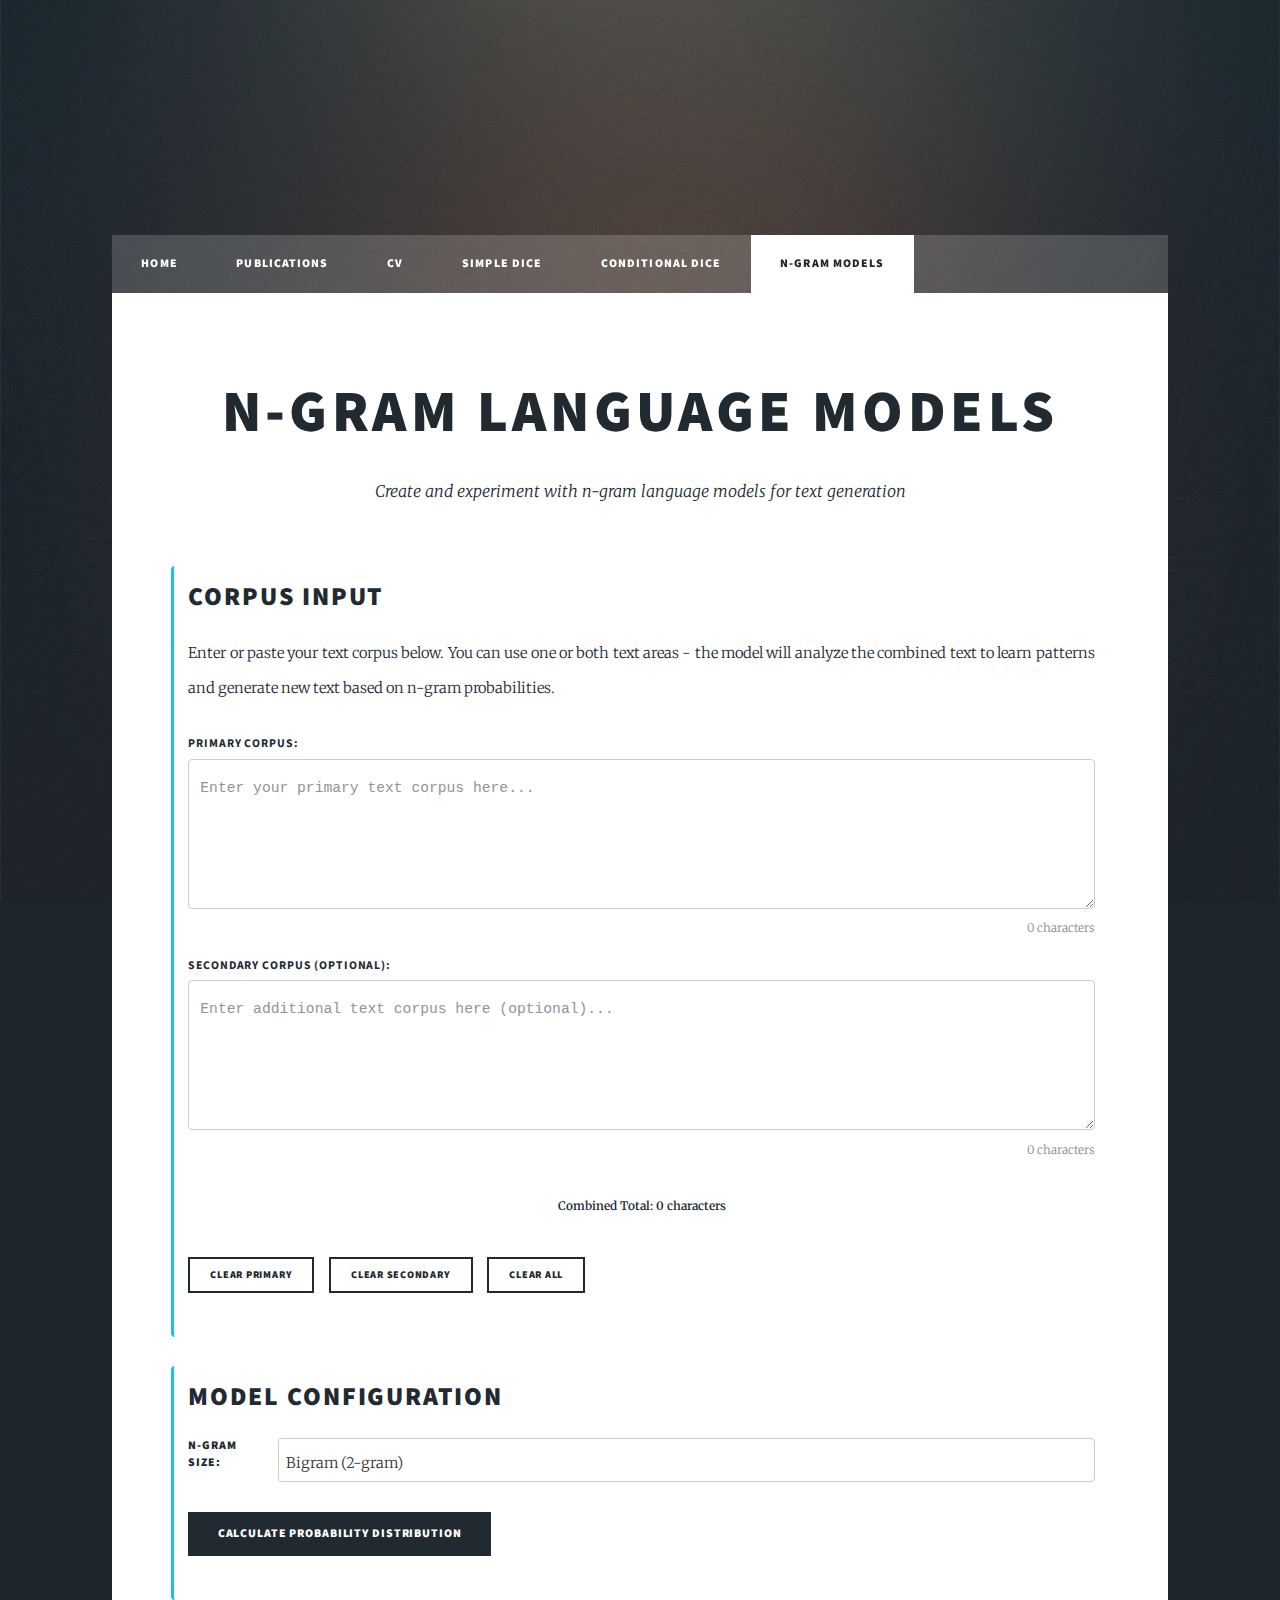
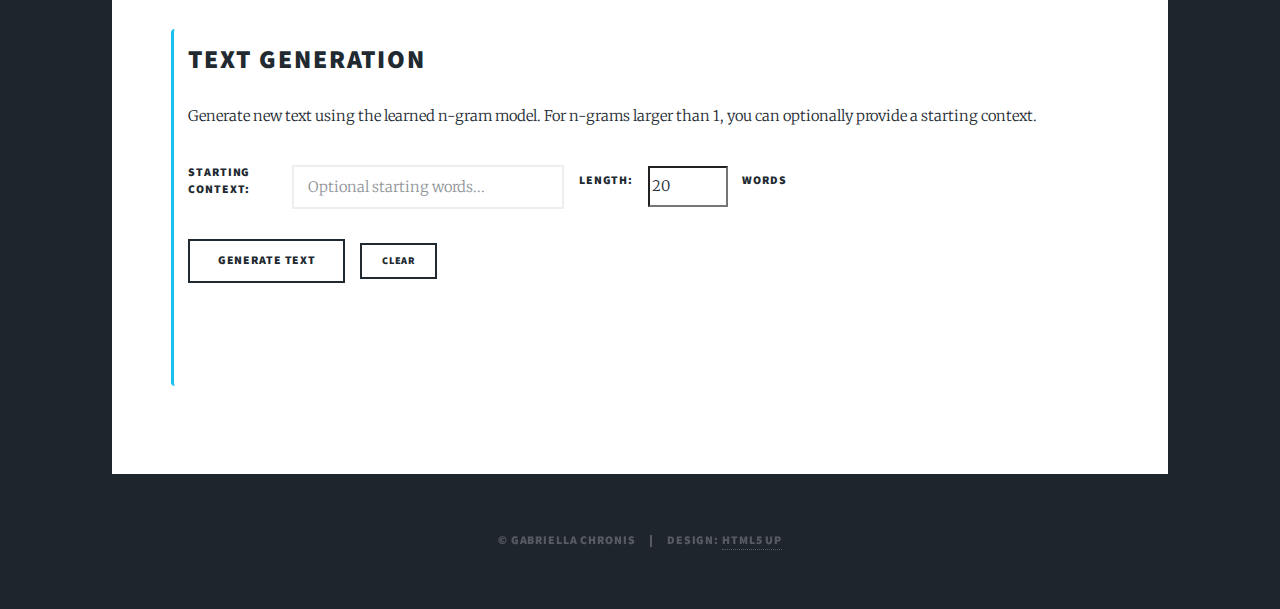
<file: n-gram-models.html>
<!DOCTYPE HTML>
<!--
	Massively by HTML5 UP
	html5up.net | @ajlkn
	Free for personal and commercial use under the CCA 3.0 license (html5up.net/license)
-->
<html>
	<head>
		<title>N-gram Language Models - Gabriella Chronis</title>
		<meta charset="utf-8" />
		<meta name="viewport" content="width=device-width, initial-scale=1, user-scalable=no" />
		<link rel="stylesheet" href="assets/css/main.css" />
		<noscript><link rel="stylesheet" href="assets/css/noscript.css" /></noscript>
		<style>
			.corpus-section {
				margin: 2em 0;
				padding: 1em;
				background: rgba(255, 255, 255, 0.03);
				border-radius: 4px;
				border-left: 3px solid #18bfef;
			}
			.model-config {
				margin: 2em 0;
				padding: 1em;
				background: rgba(255, 255, 255, 0.03);
				border-radius: 4px;
				border-left: 3px solid #18bfef;
			}
			.model-selector {
				display: flex;
				align-items: center;
				gap: 1em;
				margin: 1em 0;
			}
			.model-selector select {
				padding: 0.5em;
				border: 1px solid #ccc;
				border-radius: 4px;
				background: #fff;
				color: #333;
			}
			.corpus-textarea {
				width: 100%;
				padding: 0.75em;
				border: 1px solid #ccc;
				border-radius: 4px;
				resize: vertical;
				font-family: monospace;
				min-height: 150px;
			}
			.char-counter {
				text-align: right;
				font-size: 0.8em;
				color: #888;
				margin-top: 0.5em;
			}
			.controls {
				margin: 2em 0;
				display: flex;
				gap: 1em;
				flex-wrap: wrap;
				align-items: center;
			}
			.results {
				margin: 2em 0;
				padding: 1em;
				background: rgba(255, 255, 255, 0.05);
				border-radius: 4px;
			}
			.ngram-display {
				max-height: 400px;
				overflow-y: auto;
				margin: 1em 0;
				padding: 1em;
				background: rgba(0, 0, 0, 0.1);
				border-radius: 4px;
				font-family: monospace;
				font-size: 0.9em;
			}
			.ngram-entry {
				margin: 0.3em 0;
				padding: 0.2em 0;
				border-bottom: 1px solid rgba(255, 255, 255, 0.1);
			}
			.ngram-text {
				font-weight: bold;
				color: #18bfef;
			}
			.ngram-prob {
				color: #ccc;
				float: right;
			}
			.generation-section {
				margin: 2em 0;
				padding: 1em;
				background: rgba(255, 255, 255, 0.03);
				border-radius: 4px;
				border-left: 3px solid #18bfef;
			}
			.generation-controls {
				display: flex;
				gap: 1em;
				align-items: center;
				margin: 1em 0;
				flex-wrap: wrap;
			}
			.generated-text {
				padding: 1em;
				background: rgba(255, 255, 255, 0.05);
				border-radius: 4px;
				min-height: 3em;
				font-family: monospace;
				word-wrap: break-word;
				margin: 1em 0;
				line-height: 1.6;
			}
			.error {
				color: #ff6b6b;
				margin: 1em 0;
			}
			.success {
				color: #4CAF50;
				margin: 1em 0;
			}
		</style>
	</head>
	<body class="is-preload">

		<!-- Wrapper -->
			<div id="wrapper">

				<!-- Header -->
					<header id="header">
					</header>

				<!-- Nav -->
					<nav id="nav">
						<ul class="links">
							<li><a href="index.html">Home</a></li>
							<li><a href="publications.html">Publications</a></li>
							<li><a href="cv.html">CV</a></li>
							<li><a href="dice-roller.html">Simple Dice</a></li>
							<li><a href="conditional-dice.html">Conditional Dice</a></li>
							<li class="active"><a href="n-gram-models.html">N-gram Models</a></li>
						</ul>
					</nav>

				<!-- Main -->
					<div id="main">

						<!-- Post -->
							<section class="post">
								<header class="major">
									<h1>N-gram Language Models</h1>
									<p>Create and experiment with n-gram language models for text generation</p>
								</header>

								<div class="corpus-section">
									<h2>Corpus Input</h2>
									<p>Enter or paste your text corpus below. You can use one or both text areas - the model will analyze the combined text to learn patterns and generate new text based on n-gram probabilities.</p>
									
									<div style="margin: 1em 0;">
										<label for="corpus-text-1" style="font-weight: bold; display: block; margin-bottom: 0.5em;">Primary Corpus:</label>
										<textarea id="corpus-text-1" class="corpus-textarea" placeholder="Enter your primary text corpus here..."></textarea>
										<div class="char-counter">
											<span id="char-count-1">0</span> characters
										</div>
									</div>
									
									<div style="margin: 1em 0;">
										<label for="corpus-text-2" style="font-weight: bold; display: block; margin-bottom: 0.5em;">Secondary Corpus (Optional):</label>
										<textarea id="corpus-text-2" class="corpus-textarea" placeholder="Enter additional text corpus here (optional)..."></textarea>
										<div class="char-counter">
											<span id="char-count-2">0</span> characters
										</div>
									</div>
									
									<div style="margin: 1em 0; padding: 0.5em; background: rgba(255, 255, 255, 0.05); border-radius: 4px;">
										<div class="char-counter" style="text-align: center;">
											<strong>Combined Total: <span id="char-count-total">0</span> characters</strong>
										</div>
									</div>
									
									<div class="controls">
										<button id="clear-corpus-1" class="button small">Clear Primary</button>
										<button id="clear-corpus-2" class="button small">Clear Secondary</button>
										<button id="clear-all-corpus" class="button small">Clear All</button>
									</div>
								</div>

								<div class="model-config">
									<h2>Model Configuration</h2>
									<div class="model-selector">
										<label for="ngram-size">N-gram size:</label>
										<select id="ngram-size">
											<option value="1">Unigram (1-gram)</option>
											<option value="2" selected>Bigram (2-gram)</option>
											<option value="3">Trigram (3-gram)</option>
											<option value="4">4-gram</option>
											<option value="5">5-gram</option>
											<option value="6">6-gram</option>
										</select>
									</div>
									
									<div class="controls">
										<button id="calculate-probabilities" class="button primary">Calculate Probability Distribution</button>
									</div>
									
									<div id="model-results" style="display: none;">
										<h3>N-gram Probability Distribution</h3>
										<div id="ngram-stats"></div>
										<div id="ngram-display" class="ngram-display"></div>
									</div>
								</div>

								<div class="generation-section">
									<h2>Text Generation</h2>
									<p>Generate new text using the learned n-gram model. For n-grams larger than 1, you can optionally provide a starting context.</p>
									
									<div class="generation-controls">
										<div style="display: flex; gap: 1em; align-items: center;">
											<label>Starting context:</label>
											<input type="text" id="start-context" placeholder="Optional starting words..." style="min-width: 200px;">
										</div>
										<div style="display: flex; gap: 1em; align-items: center;">
											<label>Length:</label>
											<input type="number" id="generation-length" min="1" max="100" value="20" style="width: 80px;">
											<label>words</label>
										</div>
									</div>
									
									<div class="controls">
										<button id="generate-text" class="button">Generate Text</button>
										<button id="clear-generated" class="button small">Clear</button>
									</div>
									
									<div id="generated-text" class="generated-text"></div>
								</div>

								<div class="results" id="results" style="display: none;">
									<div id="result-content"></div>
								</div>

							</section>

					</div>

				<!-- Copyright -->
					<div id="copyright">
						<ul><li>&copy; Gabriella Chronis</li><li>Design: <a href="https://html5up.net">HTML5 UP</a></li></ul>
					</div>

			</div>

		<!-- Scripts -->
			<script src="assets/js/jquery.min.js"></script>
			<script src="assets/js/jquery.scrollex.min.js"></script>
			<script src="assets/js/jquery.scrolly.min.js"></script>
			<script src="assets/js/browser.min.js"></script>
			<script src="assets/js/breakpoints.min.js"></script>
			<script src="assets/js/util.js"></script>
			<script src="assets/js/main.js"></script>
			<script>
				$(document).ready(function() {
					let ngramModel = null;
					
					// Update character counters
					function updateCharacterCounts() {
						const length1 = $('#corpus-text-1').val().length;
						const length2 = $('#corpus-text-2').val().length;
						const total = length1 + length2;
						
						$('#char-count-1').text(length1.toLocaleString());
						$('#char-count-2').text(length2.toLocaleString());
						$('#char-count-total').text(total.toLocaleString());
					}

					// Character counter for primary corpus
					$('#corpus-text-1').on('input', updateCharacterCounts);

					// Character counter for secondary corpus
					$('#corpus-text-2').on('input', updateCharacterCounts);

					// Clear primary corpus
					$('#clear-corpus-1').click(function() {
						$('#corpus-text-1').val('');
						updateCharacterCounts();
						$('#model-results').hide();
						ngramModel = null;
					});

					// Clear secondary corpus
					$('#clear-corpus-2').click(function() {
						$('#corpus-text-2').val('');
						updateCharacterCounts();
						$('#model-results').hide();
						ngramModel = null;
					});

					// Clear all corpus
					$('#clear-all-corpus').click(function() {
						$('#corpus-text-1').val('');
						$('#corpus-text-2').val('');
						updateCharacterCounts();
						$('#model-results').hide();
						ngramModel = null;
					});

					// Clear generated text
					$('#clear-generated').click(function() {
						$('#generated-text').text('');
					});

					// Tokenize text
					function tokenize(text) {
						return text.toLowerCase()
							// Add spaces around periods and commas to separate them as tokens
							.replace(/([.,])/g, ' $1 ')
							// Remove other punctuation
							.replace(/[^\w\s.,]/g, ' ')
							.split(/\s+/)
							.filter(token => token.length > 0);
					}

					// Extract n-grams from tokens
					function extractNgrams(tokens, n) {
						const ngrams = {};
						
						for (let i = 0; i <= tokens.length - n; i++) {
							const ngram = tokens.slice(i, i + n);
							const ngramStr = ngram.join(' ');
							
							if (!ngrams[ngramStr]) {
								ngrams[ngramStr] = 0;
							}
							ngrams[ngramStr]++;
						}
						
						return ngrams;
					}

					// Calculate conditional probabilities for n-grams
					function calculateNgramProbabilities(tokens, n) {
						if (n === 1) {
							// For unigrams, just calculate frequency distribution
							const ngrams = extractNgrams(tokens, 1);
							const total = Object.values(ngrams).reduce((sum, count) => sum + count, 0);
							
							const probabilities = {};
							for (let ngram in ngrams) {
								probabilities[ngram] = ngrams[ngram] / total;
							}
							
							return { probabilities, contextMap: null };
						} else {
							// For n-grams > 1, calculate conditional probabilities
							const ngrams = extractNgrams(tokens, n);
							const contexts = extractNgrams(tokens, n - 1);
							
							const probabilities = {};
							const contextMap = {};
			
			for (let ngram in ngrams) {
								const ngramParts = ngram.split(' ');
								const context = ngramParts.slice(0, n - 1).join(' ');
								const nextWord = ngramParts[n - 1];
								
								if (!contextMap[context]) {
									contextMap[context] = {};
								}
								
								const contextCount = contexts[context] || 0;
								const conditional_prob = contextCount > 0 ? ngrams[ngram] / contextCount : 0;
								
								probabilities[ngram] = conditional_prob;
								contextMap[context][nextWord] = conditional_prob;
							}
							
							return { probabilities, contextMap };
						}
					}

					// Display n-gram results
					function displayNgramResults(probabilities, contextMap, n, totalTokens) {
						const ngramCount = Object.keys(probabilities).length;
						
						$('#ngram-stats').html(`
							<p><strong>Total tokens:</strong> ${totalTokens.toLocaleString()}</p>
							<p><strong>Unique ${n}-grams:</strong> ${ngramCount.toLocaleString()}</p>
						`);
						
						// Sort by probability (descending)
						const sortedNgrams = Object.entries(probabilities)
							.sort(([,a], [,b]) => b - a)
							.slice(0, 100); // Show top 100
						
						let displayHtml = '';
						sortedNgrams.forEach(([ngram, prob]) => {
							displayHtml += `
								<div class="ngram-entry">
									<span class="ngram-text">"${ngram}"</span>
									<span class="ngram-prob">${prob.toFixed(4)}</span>
								</div>
							`;
						});
						
						if (ngramCount > 100) {
							displayHtml += `<div class="ngram-entry" style="text-align: center; font-style: italic;">
								... and ${(ngramCount - 100).toLocaleString()} more
							</div>`;
						}
						
						$('#ngram-display').html(displayHtml);
						$('#model-results').show();
					}

					// Get combined corpus text
					function getCombinedCorpus() {
						const corpus1 = $('#corpus-text-1').val().trim();
						const corpus2 = $('#corpus-text-2').val().trim();
						
						if (!corpus1 && !corpus2) {
							return '';
						}
						
						// Concatenate with a space if both exist
						if (corpus1 && corpus2) {
							return corpus1 + ' ' + corpus2;
						}
						
						return corpus1 || corpus2;
					}

					// Calculate probabilities
					$('#calculate-probabilities').click(function() {
						const corpusText = getCombinedCorpus();
						const n = parseInt($('#ngram-size').val());
						
						if (!corpusText) {
							showMessage('Please enter some text in at least one corpus field.', 'error');
							return;
						}
						
						if (corpusText.length < 10) {
							showMessage('Please enter a longer text to build a meaningful model.', 'error');
							return;
						}
						
						const tokens = tokenize(corpusText);
						
						if (tokens.length < n) {
							showMessage(`Text too short for ${n}-gram model. Need at least ${n} tokens.`, 'error');
							return;
						}
						
						try {
							const result = calculateNgramProbabilities(tokens, n);
							ngramModel = {
								n: n,
								probabilities: result.probabilities,
								contextMap: result.contextMap,
								tokens: tokens
							};
							
							displayNgramResults(result.probabilities, result.contextMap, n, tokens.length);
							showMessage(`Successfully built ${n}-gram model!`, 'success');
						} catch (error) {
							showMessage(`Error building model: ${error.message}`, 'error');
						}
					});

					// Generate text using the n-gram model
					function generateText(model, startContext, length) {
						if (!model) return '';
						
						const { n, probabilities, contextMap, tokens } = model;
						let result = [];
						
						if (n === 1) {
							// For unigrams, just sample from the probability distribution
							for (let i = 0; i < length; i++) {
								const word = sampleFromDistribution(probabilities);
								if (word) result.push(word);
							}
						} else {
							// For n-grams > 1, use context-based generation
							let context = [];
							
							if (startContext && startContext.trim()) {
								context = tokenize(startContext).slice(-(n-1));
							}
							
							if (context.length === 0) {
								// Start with a random n-1 gram from the text
								const possibleStarts = Object.keys(contextMap);
								if (possibleStarts.length > 0) {
									const randomStart = possibleStarts[Math.floor(Math.random() * possibleStarts.length)];
									context = randomStart.split(' ');
								}
							}
							
							result = [...context];
							
							for (let i = 0; i < length; i++) {
								const contextStr = context.join(' ');
								
								if (contextMap[contextStr]) {
									const nextWord = sampleFromDistribution(contextMap[contextStr]);
									if (nextWord) {
										result.push(nextWord);
										context = [...context.slice(1), nextWord];
									} else {
										break;
									}
								} else {
									break;
								}
							}
						}
						
						return result.join(' ');
					}

					// Sample from a probability distribution
					function sampleFromDistribution(distribution) {
						const items = Object.keys(distribution);
						const probabilities = Object.values(distribution);
						
						if (items.length === 0) return null;
						
						const random = Math.random();
						let cumulative = 0;
						
						for (let i = 0; i < items.length; i++) {
							cumulative += probabilities[i];
							if (random <= cumulative) {
								return items[i];
							}
						}
						
						return items[items.length - 1];
					}

					// Generate text button
					$('#generate-text').click(function() {
						if (!ngramModel) {
							showMessage('Please calculate probability distribution first.', 'error');
							return;
						}
						
						const startContext = $('#start-context').val().trim();
						const length = parseInt($('#generation-length').val()) || 20;
						
						const generatedText = generateText(ngramModel, startContext, length);
						
						if (generatedText) {
							$('#generated-text').text(generatedText);
						} else {
							showMessage('Failed to generate text. Try a different starting context.', 'error');
						}
					});

					// Show message
					function showMessage(message, type = 'info') {
						const className = type === 'error' ? 'error' : (type === 'success' ? 'success' : '');
						const content = `<div class="${className}">${message}</div>`;
						$('#result-content').html(content);
						$('#results').show();
						
						// Hide after 5 seconds for success messages
						if (type === 'success') {
							setTimeout(() => {
								$('#results').hide();
							}, 5000);
						}
					}
				});
			</script>

	</body>
</html>
</file>
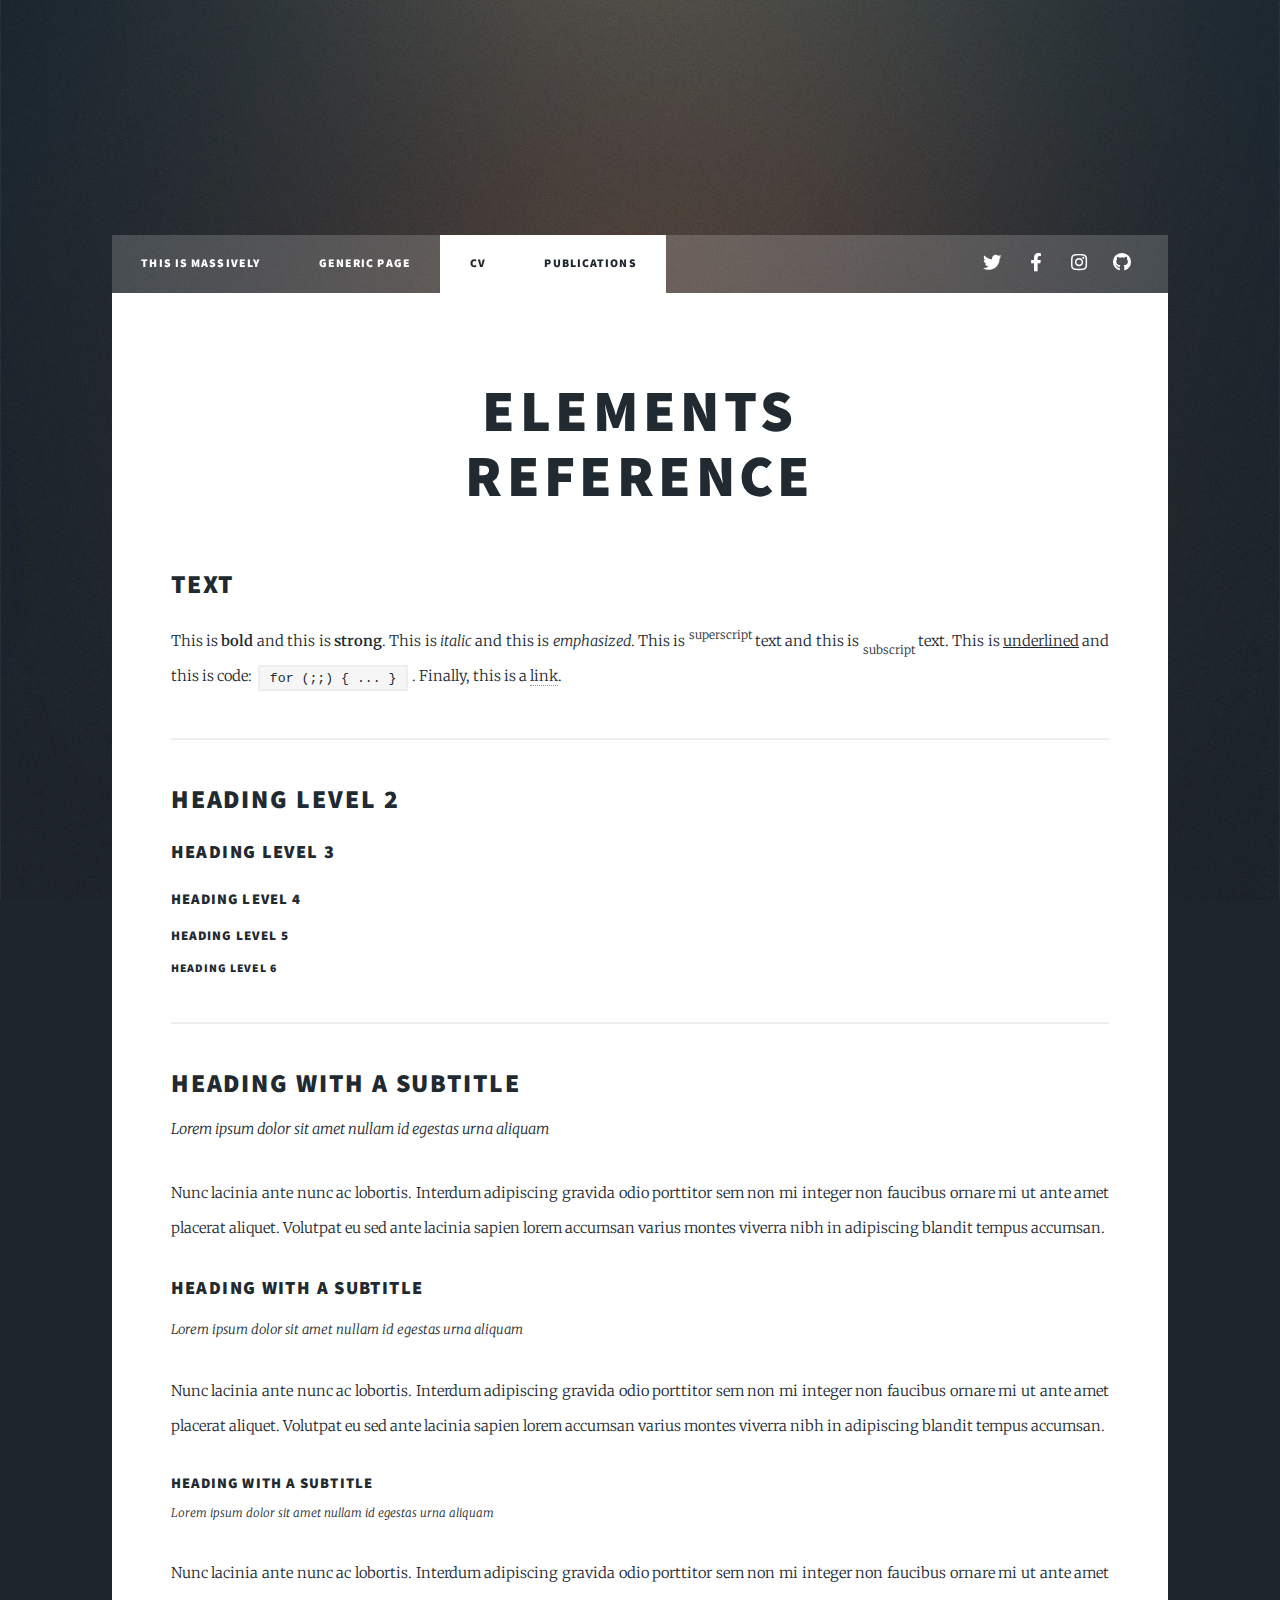
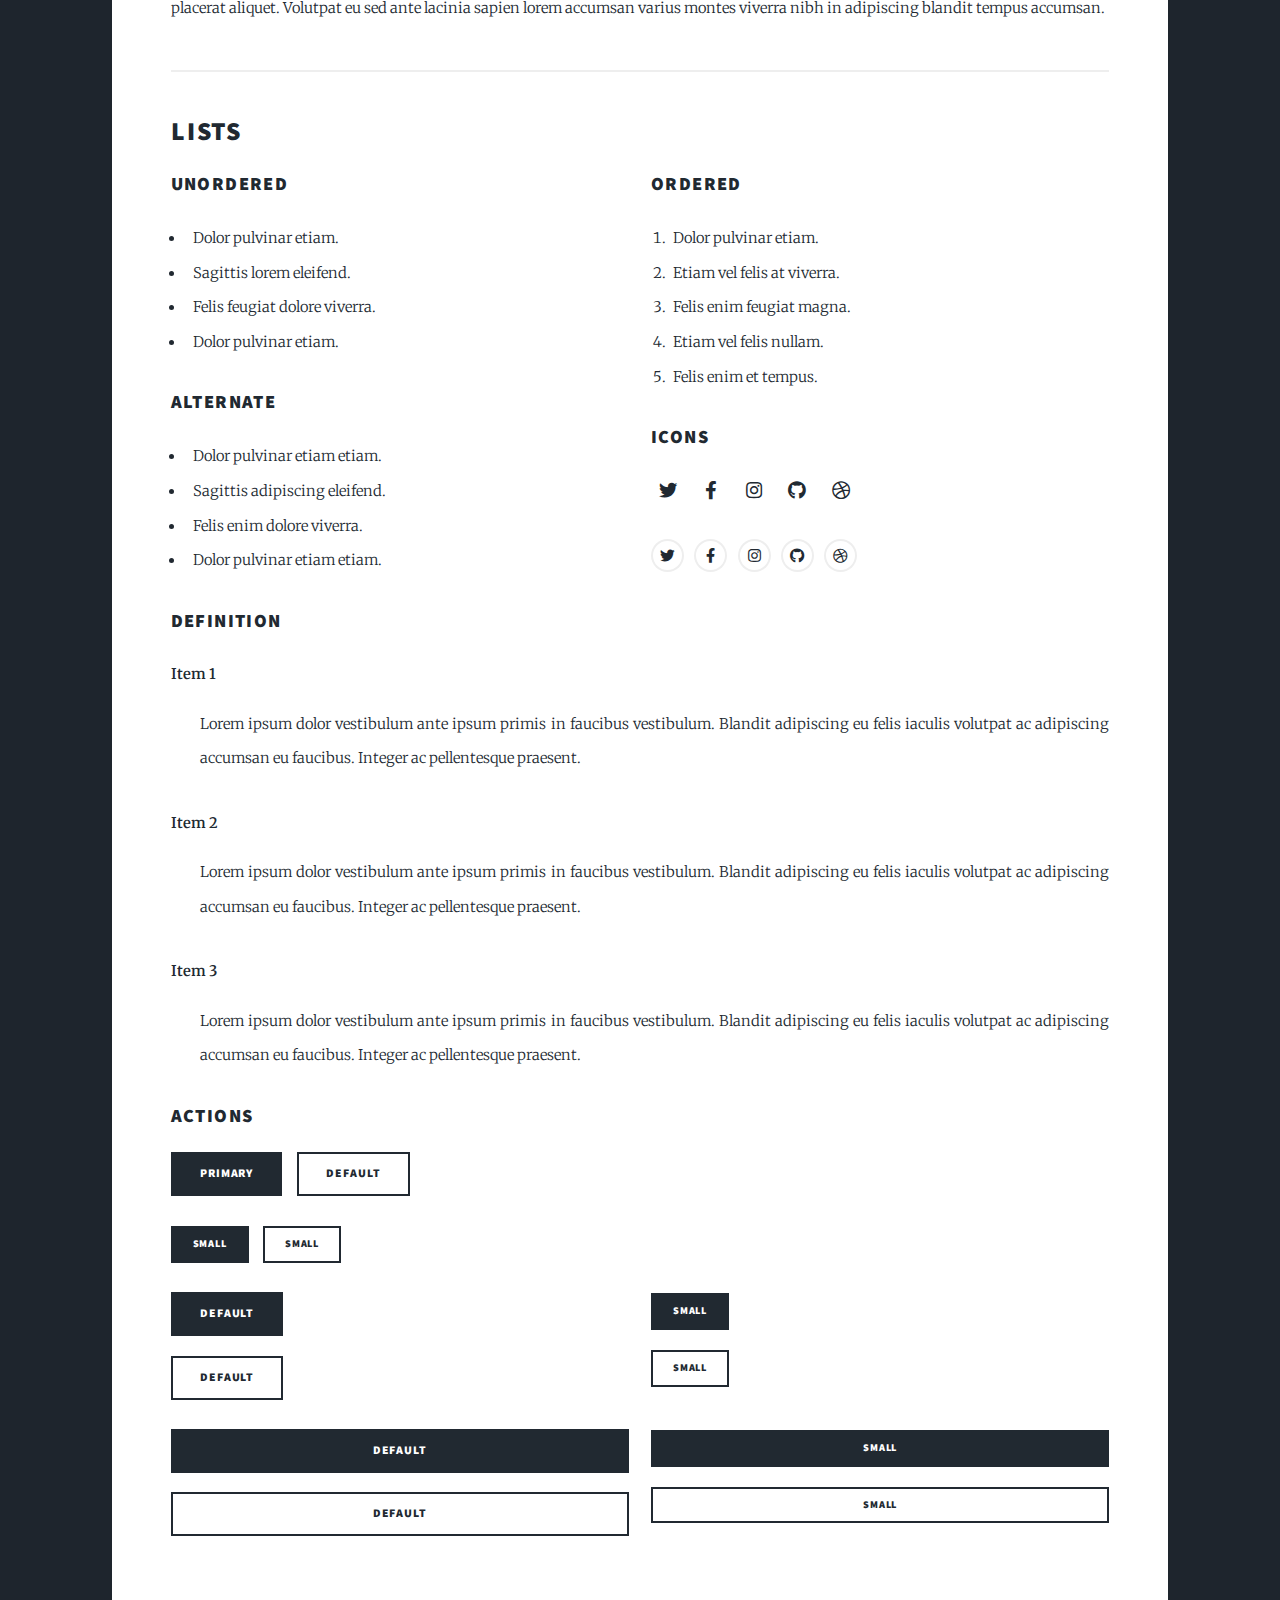
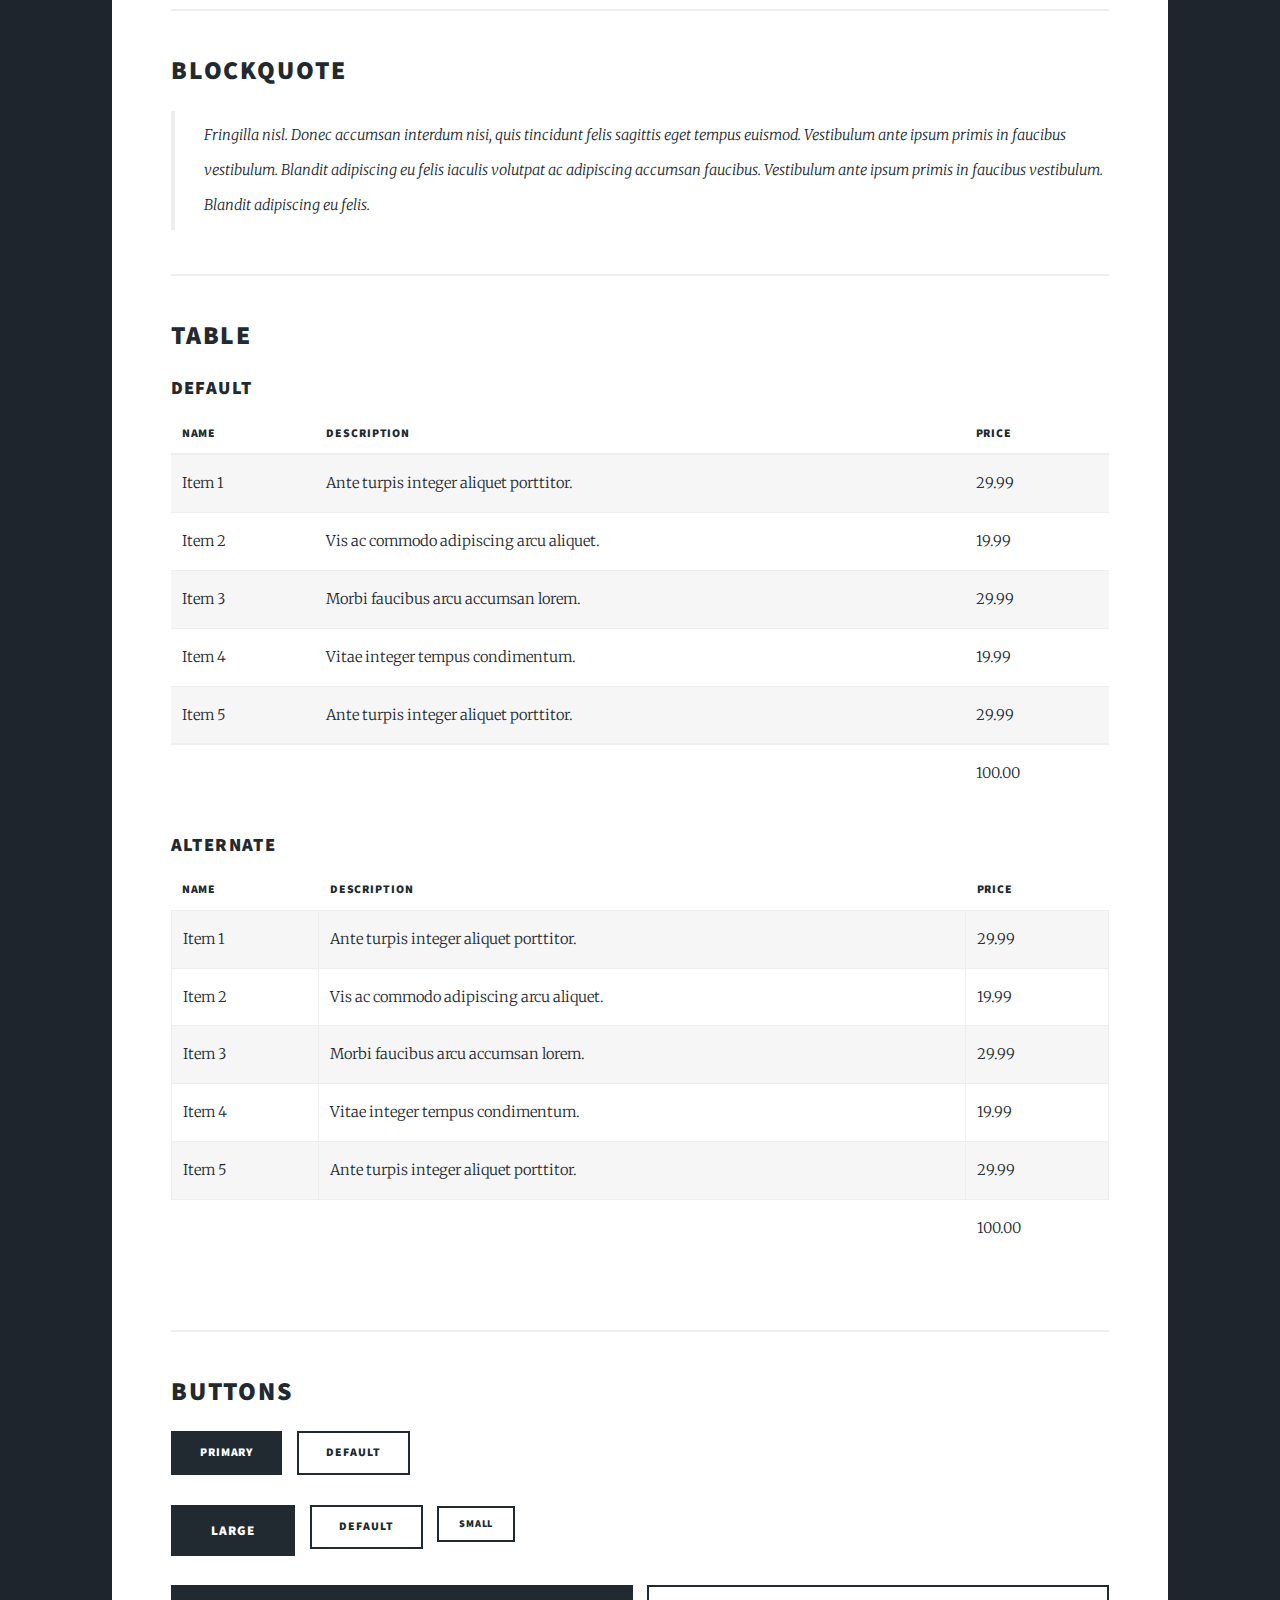
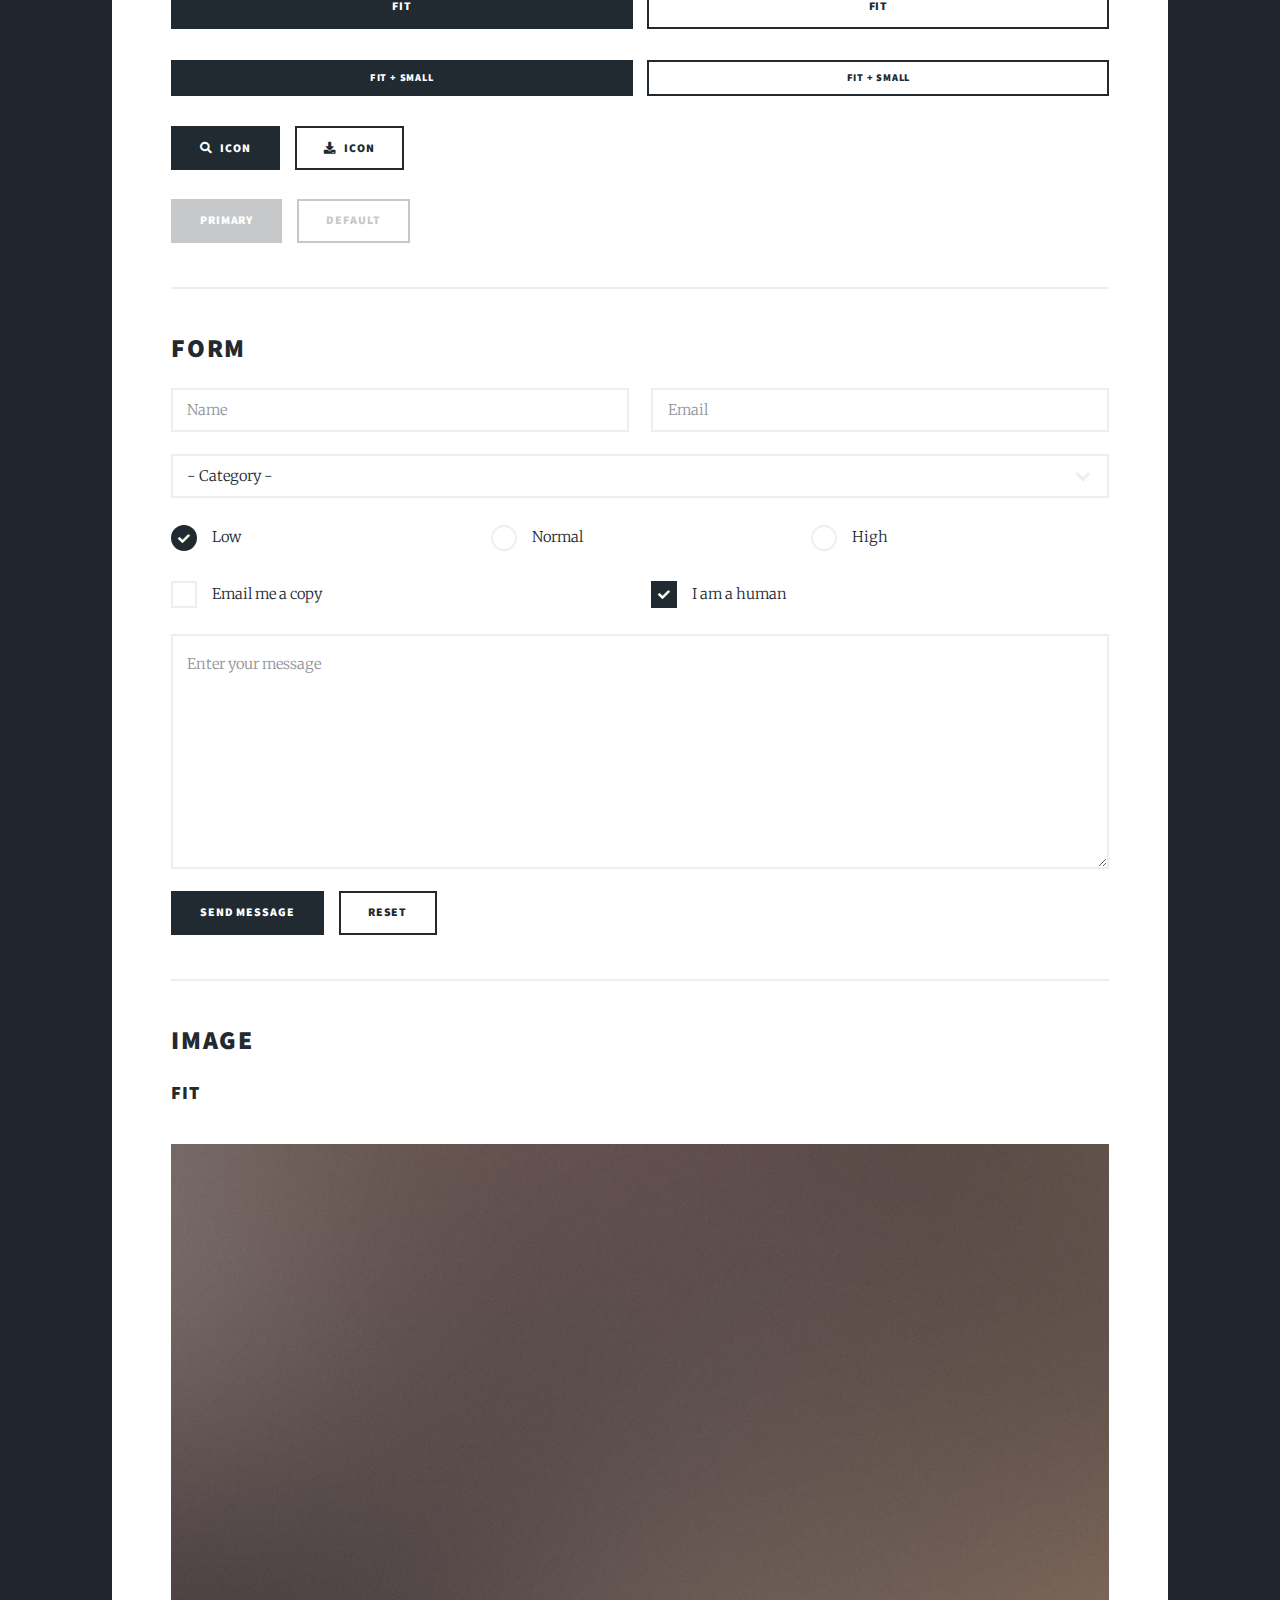
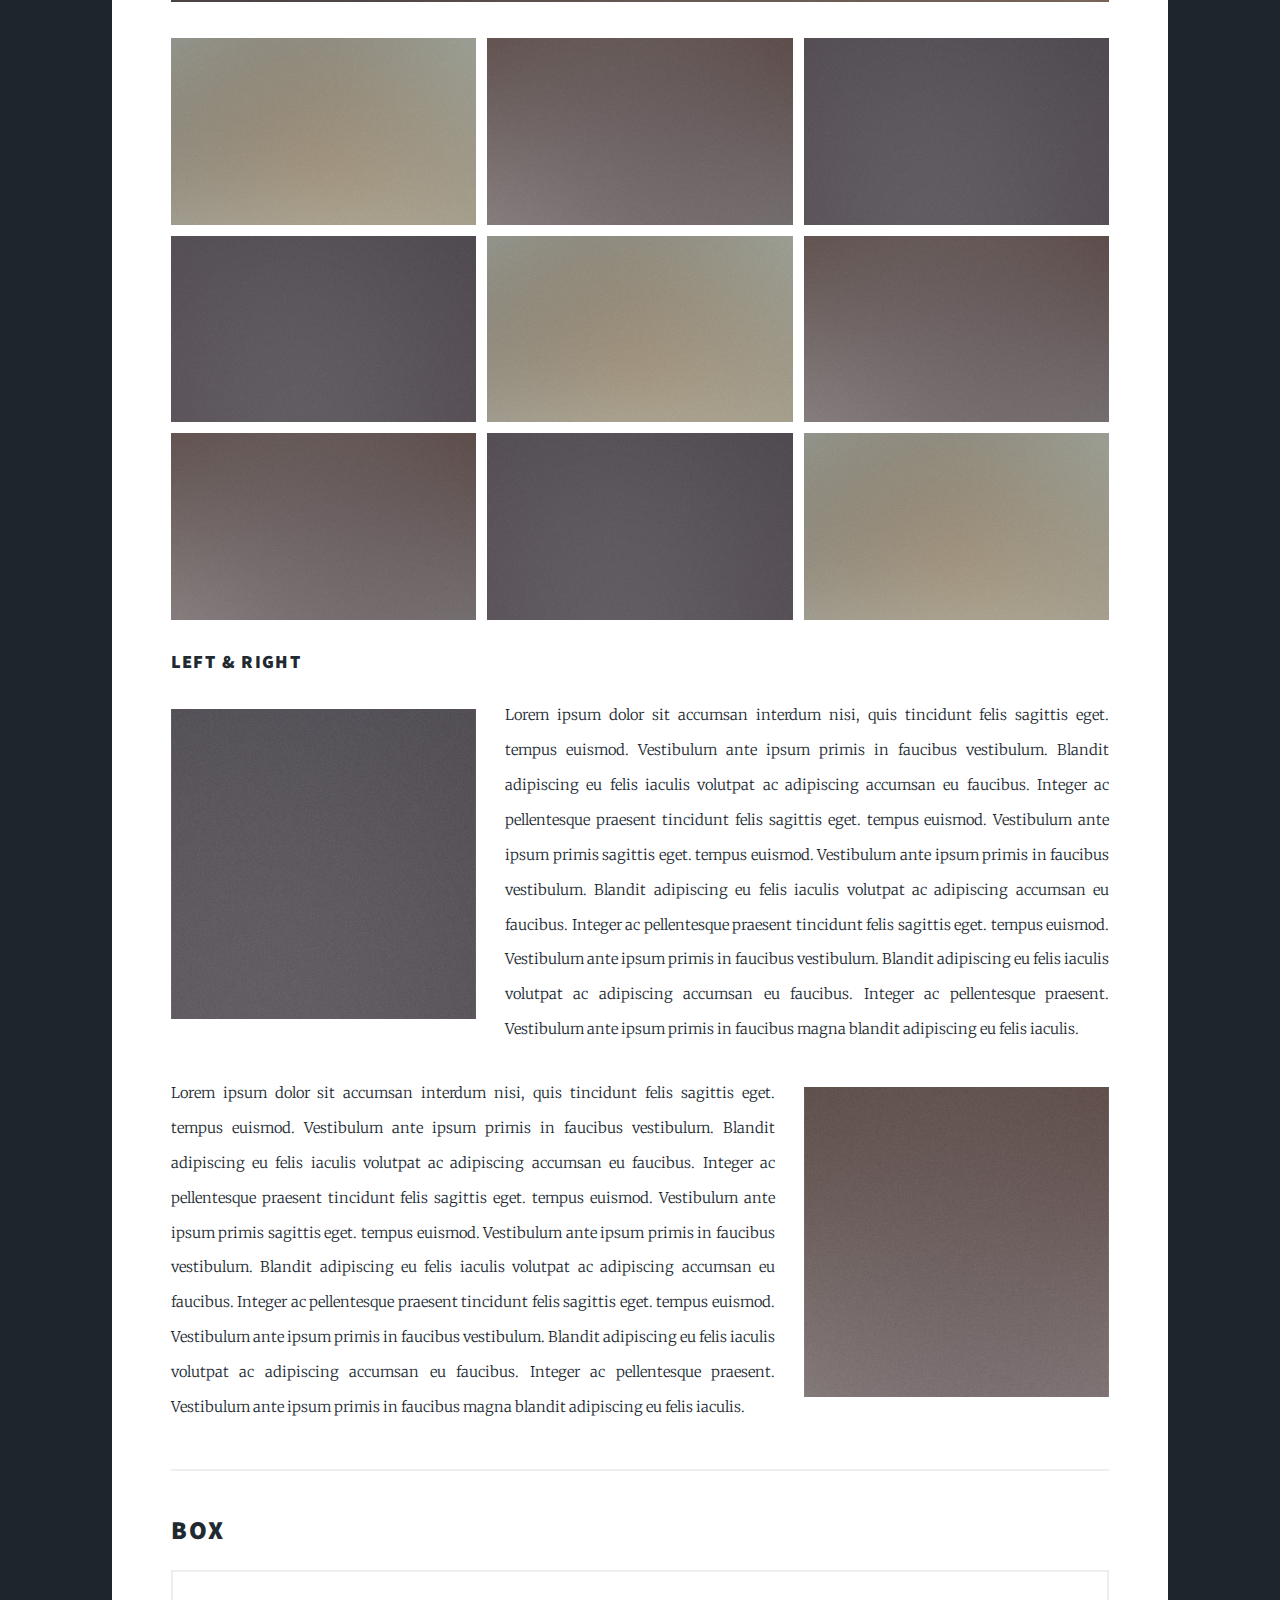
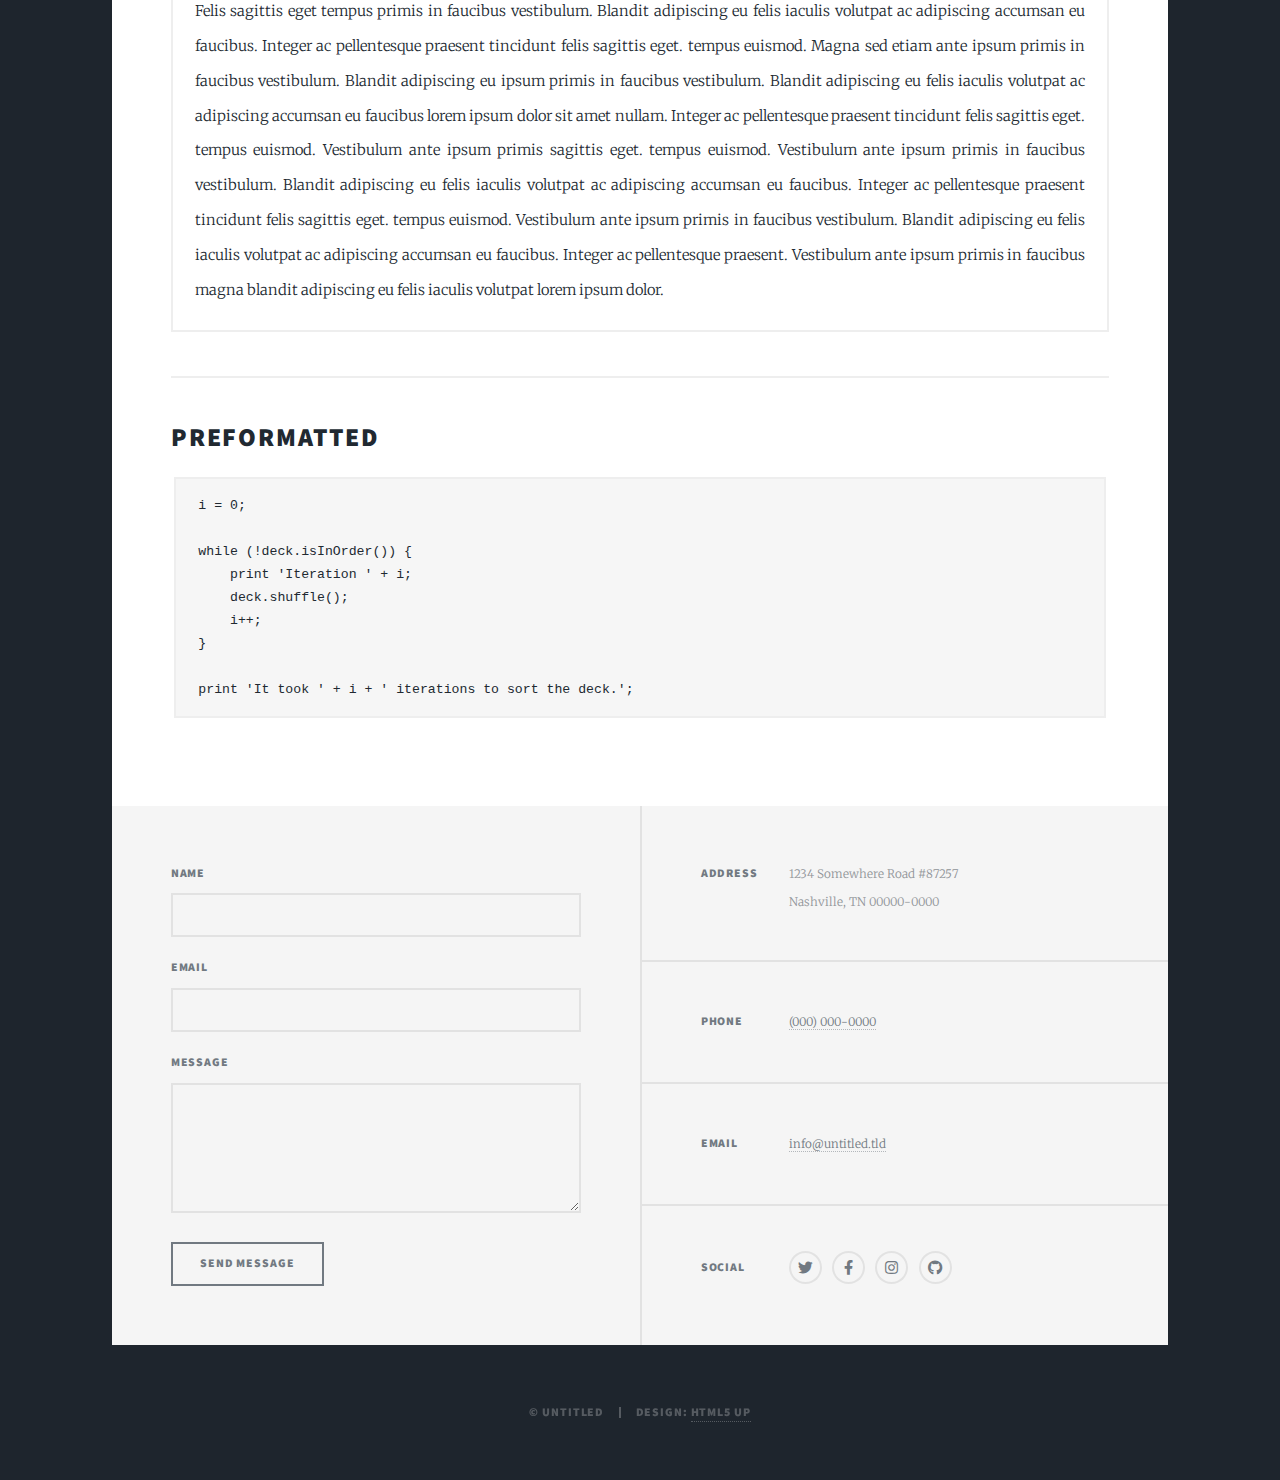
<file: projects.html>
<!DOCTYPE HTML>
<!--
	Massively by HTML5 UP
	html5up.net | @ajlkn
	Free for personal and commercial use under the CCA 3.0 license (html5up.net/license)
-->
<html>
	<head>
		<title>Elements Reference - Massively by HTML5 UP</title>
		<meta charset="utf-8" />
		<meta name="viewport" content="width=device-width, initial-scale=1, user-scalable=no" />
		<link rel="stylesheet" href="assets/css/main.css" />
		<noscript><link rel="stylesheet" href="assets/css/noscript.css" /></noscript>
	</head>
	<body class="is-preload">

		<!-- Wrapper -->
			<div id="wrapper">

				<!-- Header -->
					<header id="header">
					</header>

				<!-- Nav -->
					<nav id="nav">
						<ul class="links">
							<li><a href="index.html">This is Massively</a></li>
							<li><a href="generic.html">Generic Page</a></li>
							<li class="active"><a href="cv.html">CV</a></li>
							<li class="active"><a href="publications.html">Publications</a></li>
						</ul>
						<ul class="icons">
							<li><a href="#" class="icon brands fa-twitter"><span class="label">Twitter</span></a></li>
							<li><a href="#" class="icon brands fa-facebook-f"><span class="label">Facebook</span></a></li>
							<li><a href="#" class="icon brands fa-instagram"><span class="label">Instagram</span></a></li>
							<li><a href="#" class="icon brands fa-github"><span class="label">GitHub</span></a></li>
						</ul>
					</nav>

				<!-- Main -->
					<div id="main">

						<!-- Post -->
							<section class="post">
								<header class="major">
									<h1>Elements<br />
									Reference</h1>
								</header>

								<!-- Text stuff -->
									<h2>Text</h2>
									<p>This is <b>bold</b> and this is <strong>strong</strong>. This is <i>italic</i> and this is <em>emphasized</em>.
									This is <sup>superscript</sup> text and this is <sub>subscript</sub> text.
									This is <u>underlined</u> and this is code: <code>for (;;) { ... }</code>.
									Finally, this is a <a href="#">link</a>.</p>
									<hr />
									<h2>Heading Level 2</h2>
									<h3>Heading Level 3</h3>
									<h4>Heading Level 4</h4>
									<h5>Heading Level 5</h5>
									<h6>Heading Level 6</h6>
									<hr />
									<header>
										<h2>Heading with a Subtitle</h2>
										<p>Lorem ipsum dolor sit amet nullam id egestas urna aliquam</p>
									</header>
									<p>Nunc lacinia ante nunc ac lobortis. Interdum adipiscing gravida odio porttitor sem non mi integer non faucibus ornare mi ut ante amet placerat aliquet. Volutpat eu sed ante lacinia sapien lorem accumsan varius montes viverra nibh in adipiscing blandit tempus accumsan.</p>
									<header>
										<h3>Heading with a Subtitle</h3>
										<p>Lorem ipsum dolor sit amet nullam id egestas urna aliquam</p>
									</header>
									<p>Nunc lacinia ante nunc ac lobortis. Interdum adipiscing gravida odio porttitor sem non mi integer non faucibus ornare mi ut ante amet placerat aliquet. Volutpat eu sed ante lacinia sapien lorem accumsan varius montes viverra nibh in adipiscing blandit tempus accumsan.</p>
									<header>
										<h4>Heading with a Subtitle</h4>
										<p>Lorem ipsum dolor sit amet nullam id egestas urna aliquam</p>
									</header>
									<p>Nunc lacinia ante nunc ac lobortis. Interdum adipiscing gravida odio porttitor sem non mi integer non faucibus ornare mi ut ante amet placerat aliquet. Volutpat eu sed ante lacinia sapien lorem accumsan varius montes viverra nibh in adipiscing blandit tempus accumsan.</p>

									<hr />

								<!-- Lists -->
									<h2>Lists</h2>
									<div class="row">
										<div class="col-6 col-12-small">

											<h3>Unordered</h3>
											<ul>
												<li>Dolor pulvinar etiam.</li>
												<li>Sagittis lorem eleifend.</li>
												<li>Felis feugiat dolore viverra.</li>
												<li>Dolor pulvinar etiam.</li>
											</ul>

											<h3>Alternate</h3>
											<ul class="alt">
												<li>Dolor pulvinar etiam etiam.</li>
												<li>Sagittis adipiscing eleifend.</li>
												<li>Felis enim dolore viverra.</li>
												<li>Dolor pulvinar etiam etiam.</li>
											</ul>

										</div>
										<div class="col-6 col-12-small">

											<h3>Ordered</h3>
											<ol>
												<li>Dolor pulvinar etiam.</li>
												<li>Etiam vel felis at viverra.</li>
												<li>Felis enim feugiat magna.</li>
												<li>Etiam vel felis nullam.</li>
												<li>Felis enim et tempus.</li>
											</ol>

											<h3>Icons</h3>
											<ul class="icons">
												<li><a href="#" class="icon brands fa-twitter"><span class="label">Twitter</span></a></li>
												<li><a href="#" class="icon brands fa-facebook-f"><span class="label">Facebook</span></a></li>
												<li><a href="#" class="icon brands fa-instagram"><span class="label">Instagram</span></a></li>
												<li><a href="#" class="icon brands fa-github"><span class="label">Github</span></a></li>
												<li><a href="#" class="icon brands fa-dribbble"><span class="label">Dribbble</span></a></li>
											</ul>
											<ul class="icons alt">
												<li><a href="#" class="icon brands alt fa-twitter"><span class="label">Twitter</span></a></li>
												<li><a href="#" class="icon brands alt fa-facebook-f"><span class="label">Facebook</span></a></li>
												<li><a href="#" class="icon brands alt fa-instagram"><span class="label">Instagram</span></a></li>
												<li><a href="#" class="icon brands alt fa-github"><span class="label">Github</span></a></li>
												<li><a href="#" class="icon brands alt fa-dribbble"><span class="label">Dribbble</span></a></li>
											</ul>

										</div>
									</div>
									<h3>Definition</h3>
									<dl>
										<dt>Item 1</dt>
										<dd>
											<p>Lorem ipsum dolor vestibulum ante ipsum primis in faucibus vestibulum. Blandit adipiscing eu felis iaculis volutpat ac adipiscing accumsan eu faucibus. Integer ac pellentesque praesent.</p>
										</dd>
										<dt>Item 2</dt>
										<dd>
											<p>Lorem ipsum dolor vestibulum ante ipsum primis in faucibus vestibulum. Blandit adipiscing eu felis iaculis volutpat ac adipiscing accumsan eu faucibus. Integer ac pellentesque praesent.</p>
										</dd>
										<dt>Item 3</dt>
										<dd>
											<p>Lorem ipsum dolor vestibulum ante ipsum primis in faucibus vestibulum. Blandit adipiscing eu felis iaculis volutpat ac adipiscing accumsan eu faucibus. Integer ac pellentesque praesent.</p>
										</dd>
									</dl>

									<h3>Actions</h3>
									<ul class="actions">
										<li><a href="#" class="button primary">Primary</a></li>
										<li><a href="#" class="button">Default</a></li>
									</ul>
									<ul class="actions small">
										<li><a href="#" class="button primary small">Small</a></li>
										<li><a href="#" class="button small">Small</a></li>
									</ul>
									<div class="row">
										<div class="col-6 col-12-small">
											<ul class="actions stacked">
												<li><a href="#" class="button primary">Default</a></li>
												<li><a href="#" class="button">Default</a></li>
											</ul>
										</div>
										<div class="col-6 col-12-small">
											<ul class="actions stacked">
												<li><a href="#" class="button primary small">Small</a></li>
												<li><a href="#" class="button small">Small</a></li>
											</ul>
										</div>
									</div>
									<div class="row">
										<div class="col-6 col-12-small">
											<ul class="actions stacked">
												<li><a href="#" class="button primary fit">Default</a></li>
												<li><a href="#" class="button fit">Default</a></li>
											</ul>
										</div>
										<div class="col-6 col-12-small">
											<ul class="actions stacked">
												<li><a href="#" class="button primary small fit">Small</a></li>
												<li><a href="#" class="button small fit">Small</a></li>
											</ul>
										</div>
									</div>

									<hr />

								<!-- Blockquote -->
									<h2>Blockquote</h2>
									<blockquote>Fringilla nisl. Donec accumsan interdum nisi, quis tincidunt felis sagittis eget tempus euismod. Vestibulum ante ipsum primis in faucibus vestibulum. Blandit adipiscing eu felis iaculis volutpat ac adipiscing accumsan faucibus. Vestibulum ante ipsum primis in faucibus vestibulum. Blandit adipiscing eu felis.</blockquote>

									<hr />

								<!-- Table -->
									<h2>Table</h2>

									<h3>Default</h3>
									<div class="table-wrapper">
										<table>
											<thead>
												<tr>
													<th>Name</th>
													<th>Description</th>
													<th>Price</th>
												</tr>
											</thead>
											<tbody>
												<tr>
													<td>Item 1</td>
													<td>Ante turpis integer aliquet porttitor.</td>
													<td>29.99</td>
												</tr>
												<tr>
													<td>Item 2</td>
													<td>Vis ac commodo adipiscing arcu aliquet.</td>
													<td>19.99</td>
												</tr>
												<tr>
													<td>Item 3</td>
													<td> Morbi faucibus arcu accumsan lorem.</td>
													<td>29.99</td>
												</tr>
												<tr>
													<td>Item 4</td>
													<td>Vitae integer tempus condimentum.</td>
													<td>19.99</td>
												</tr>
												<tr>
													<td>Item 5</td>
													<td>Ante turpis integer aliquet porttitor.</td>
													<td>29.99</td>
												</tr>
											</tbody>
											<tfoot>
												<tr>
													<td colspan="2"></td>
													<td>100.00</td>
												</tr>
											</tfoot>
										</table>
									</div>

									<h3>Alternate</h3>
									<div class="table-wrapper">
										<table class="alt">
											<thead>
												<tr>
													<th>Name</th>
													<th>Description</th>
													<th>Price</th>
												</tr>
											</thead>
											<tbody>
												<tr>
													<td>Item 1</td>
													<td>Ante turpis integer aliquet porttitor.</td>
													<td>29.99</td>
												</tr>
												<tr>
													<td>Item 2</td>
													<td>Vis ac commodo adipiscing arcu aliquet.</td>
													<td>19.99</td>
												</tr>
												<tr>
													<td>Item 3</td>
													<td> Morbi faucibus arcu accumsan lorem.</td>
													<td>29.99</td>
												</tr>
												<tr>
													<td>Item 4</td>
													<td>Vitae integer tempus condimentum.</td>
													<td>19.99</td>
												</tr>
												<tr>
													<td>Item 5</td>
													<td>Ante turpis integer aliquet porttitor.</td>
													<td>29.99</td>
												</tr>
											</tbody>
											<tfoot>
												<tr>
													<td colspan="2"></td>
													<td>100.00</td>
												</tr>
											</tfoot>
										</table>
									</div>

									<hr />

								<!-- Buttons -->
									<h2>Buttons</h2>
									<ul class="actions">
										<li><a href="#" class="button primary">Primary</a></li>
										<li><a href="#" class="button">Default</a></li>
									</ul>
									<ul class="actions">
										<li><a href="#" class="button primary large">Large</a></li>
										<li><a href="#" class="button">Default</a></li>
										<li><a href="#" class="button small">Small</a></li>
									</ul>
									<ul class="actions fit">
										<li><a href="#" class="button primary fit">Fit</a></li>
										<li><a href="#" class="button fit">Fit</a></li>
									</ul>
									<ul class="actions fit small">
										<li><a href="#" class="button primary fit small">Fit + Small</a></li>
										<li><a href="#" class="button fit small">Fit + Small</a></li>
									</ul>
									<ul class="actions">
										<li><a href="#" class="button primary icon solid fa-search">Icon</a></li>
										<li><a href="#" class="button icon solid fa-download">Icon</a></li>
									</ul>
									<ul class="actions">
										<li><span class="button primary disabled">Primary</span></li>
										<li><span class="button disabled">Default</span></li>
									</ul>

									<hr />

								<!-- Form -->
									<h2>Form</h2>

									<form method="post" action="#">
										<div class="row gtr-uniform">
											<div class="col-6 col-12-xsmall">
												<input type="text" name="demo-name" id="demo-name" value="" placeholder="Name" />
											</div>
											<div class="col-6 col-12-xsmall">
												<input type="email" name="demo-email" id="demo-email" value="" placeholder="Email" />
											</div>
											<!-- Break -->
											<div class="col-12">
												<select name="demo-category" id="demo-category">
													<option value="">- Category -</option>
													<option value="1">Manufacturing</option>
													<option value="1">Shipping</option>
													<option value="1">Administration</option>
													<option value="1">Human Resources</option>
												</select>
											</div>
											<!-- Break -->
											<div class="col-4 col-12-small">
												<input type="radio" id="demo-priority-low" name="demo-priority" checked>
												<label for="demo-priority-low">Low</label>
											</div>
											<div class="col-4 col-12-small">
												<input type="radio" id="demo-priority-normal" name="demo-priority">
												<label for="demo-priority-normal">Normal</label>
											</div>
											<div class="col-4 col-12-small">
												<input type="radio" id="demo-priority-high" name="demo-priority">
												<label for="demo-priority-high">High</label>
											</div>
											<!-- Break -->
											<div class="col-6 col-12-small">
												<input type="checkbox" id="demo-copy" name="demo-copy">
												<label for="demo-copy">Email me a copy</label>
											</div>
											<div class="col-6 col-12-small">
												<input type="checkbox" id="demo-human" name="demo-human" checked>
												<label for="demo-human">I am a human</label>
											</div>
											<!-- Break -->
											<div class="col-12">
												<textarea name="demo-message" id="demo-message" placeholder="Enter your message" rows="6"></textarea>
											</div>
											<!-- Break -->
											<div class="col-12">
												<ul class="actions">
													<li><input type="submit" value="Send Message" class="primary" /></li>
													<li><input type="reset" value="Reset" /></li>
												</ul>
											</div>
										</div>
									</form>

									<hr />

								<!-- Image -->
									<h2>Image</h2>

									<h3>Fit</h3>
									<span class="image fit"><img src="images/pic01.jpg" alt="" /></span>
									<div class="box alt">
										<div class="row gtr-50 gtr-uniform">
											<div class="col-4"><span class="image fit"><img src="images/pic02.jpg" alt="" /></span></div>
											<div class="col-4"><span class="image fit"><img src="images/pic03.jpg" alt="" /></span></div>
											<div class="col-4"><span class="image fit"><img src="images/pic04.jpg" alt="" /></span></div>
											<!-- Break -->
											<div class="col-4"><span class="image fit"><img src="images/pic04.jpg" alt="" /></span></div>
											<div class="col-4"><span class="image fit"><img src="images/pic02.jpg" alt="" /></span></div>
											<div class="col-4"><span class="image fit"><img src="images/pic03.jpg" alt="" /></span></div>
											<!-- Break -->
											<div class="col-4"><span class="image fit"><img src="images/pic03.jpg" alt="" /></span></div>
											<div class="col-4"><span class="image fit"><img src="images/pic04.jpg" alt="" /></span></div>
											<div class="col-4"><span class="image fit"><img src="images/pic02.jpg" alt="" /></span></div>
										</div>
									</div>

									<h3>Left &amp; Right</h3>
									<p><span class="image left"><img src="images/pic08.jpg" alt="" /></span>Lorem ipsum dolor sit accumsan interdum nisi, quis tincidunt felis sagittis eget. tempus euismod. Vestibulum ante ipsum primis in faucibus vestibulum. Blandit adipiscing eu felis iaculis volutpat ac adipiscing accumsan eu faucibus. Integer ac pellentesque praesent tincidunt felis sagittis eget. tempus euismod. Vestibulum ante ipsum primis sagittis eget. tempus euismod. Vestibulum ante ipsum primis in faucibus vestibulum. Blandit adipiscing eu felis iaculis volutpat ac adipiscing accumsan eu faucibus. Integer ac pellentesque praesent tincidunt felis sagittis eget. tempus euismod. Vestibulum ante ipsum primis in faucibus vestibulum. Blandit adipiscing eu felis iaculis volutpat ac adipiscing accumsan eu faucibus. Integer ac pellentesque praesent. Vestibulum ante ipsum primis in faucibus magna blandit adipiscing eu felis iaculis.</p>
									<p><span class="image right"><img src="images/pic09.jpg" alt="" /></span>Lorem ipsum dolor sit accumsan interdum nisi, quis tincidunt felis sagittis eget. tempus euismod. Vestibulum ante ipsum primis in faucibus vestibulum. Blandit adipiscing eu felis iaculis volutpat ac adipiscing accumsan eu faucibus. Integer ac pellentesque praesent tincidunt felis sagittis eget. tempus euismod. Vestibulum ante ipsum primis sagittis eget. tempus euismod. Vestibulum ante ipsum primis in faucibus vestibulum. Blandit adipiscing eu felis iaculis volutpat ac adipiscing accumsan eu faucibus. Integer ac pellentesque praesent tincidunt felis sagittis eget. tempus euismod. Vestibulum ante ipsum primis in faucibus vestibulum. Blandit adipiscing eu felis iaculis volutpat ac adipiscing accumsan eu faucibus. Integer ac pellentesque praesent. Vestibulum ante ipsum primis in faucibus magna blandit adipiscing eu felis iaculis.</p>

									<hr />

								<!-- Box -->
									<h2>Box</h2>
									<div class="box">
										<p>Felis sagittis eget tempus primis in faucibus vestibulum. Blandit adipiscing eu felis iaculis volutpat ac adipiscing accumsan eu faucibus. Integer ac pellentesque praesent tincidunt felis sagittis eget. tempus euismod. Magna sed etiam ante ipsum primis in faucibus vestibulum. Blandit adipiscing eu ipsum primis in faucibus vestibulum. Blandit adipiscing eu felis iaculis volutpat ac adipiscing accumsan eu faucibus lorem ipsum dolor sit amet nullam. Integer ac pellentesque praesent tincidunt felis sagittis eget. tempus euismod. Vestibulum ante ipsum primis sagittis eget. tempus euismod. Vestibulum ante ipsum primis in faucibus vestibulum. Blandit adipiscing eu felis iaculis volutpat ac adipiscing accumsan eu faucibus. Integer ac pellentesque praesent tincidunt felis sagittis eget. tempus euismod. Vestibulum ante ipsum primis in faucibus vestibulum. Blandit adipiscing eu felis iaculis volutpat ac adipiscing accumsan eu faucibus. Integer ac pellentesque praesent. Vestibulum ante ipsum primis in faucibus magna blandit adipiscing eu felis iaculis volutpat lorem ipsum dolor.</p>
									</div>

									<hr />

								<!-- Preformatted Code -->
									<h2>Preformatted</h2>
									<pre><code>i = 0;

while (!deck.isInOrder()) {
    print 'Iteration ' + i;
    deck.shuffle();
    i++;
}

print 'It took ' + i + ' iterations to sort the deck.';
</code></pre>

							</section>

					</div>

				<!-- Footer -->
					<footer id="footer">
						<section>
							<form method="post" action="#">
								<div class="fields">
									<div class="field">
										<label for="name">Name</label>
										<input type="text" name="name" id="name" />
									</div>
									<div class="field">
										<label for="email">Email</label>
										<input type="text" name="email" id="email" />
									</div>
									<div class="field">
										<label for="message">Message</label>
										<textarea name="message" id="message" rows="3"></textarea>
									</div>
								</div>
								<ul class="actions">
									<li><input type="submit" value="Send Message" /></li>
								</ul>
							</form>
						</section>
						<section class="split contact">
							<section class="alt">
								<h3>Address</h3>
								<p>1234 Somewhere Road #87257<br />
								Nashville, TN 00000-0000</p>
							</section>
							<section>
								<h3>Phone</h3>
								<p><a href="#">(000) 000-0000</a></p>
							</section>
							<section>
								<h3>Email</h3>
								<p><a href="#">info@untitled.tld</a></p>
							</section>
							<section>
								<h3>Social</h3>
								<ul class="icons alt">
									<li><a href="#" class="icon brands alt fa-twitter"><span class="label">Twitter</span></a></li>
									<li><a href="#" class="icon brands alt fa-facebook-f"><span class="label">Facebook</span></a></li>
									<li><a href="#" class="icon brands alt fa-instagram"><span class="label">Instagram</span></a></li>
									<li><a href="#" class="icon brands alt fa-github"><span class="label">GitHub</span></a></li>
								</ul>
							</section>
						</section>
					</footer>

				<!-- Copyright -->
					<div id="copyright">
						<ul><li>&copy; Untitled</li><li>Design: <a href="https://html5up.net">HTML5 UP</a></li></ul>
					</div>

			</div>

		<!-- Scripts -->
			<script src="assets/js/jquery.min.js"></script>
			<script src="assets/js/jquery.scrollex.min.js"></script>
			<script src="assets/js/jquery.scrolly.min.js"></script>
			<script src="assets/js/browser.min.js"></script>
			<script src="assets/js/breakpoints.min.js"></script>
			<script src="assets/js/util.js"></script>
			<script src="assets/js/main.js"></script>

	</body>
</html>
</file>
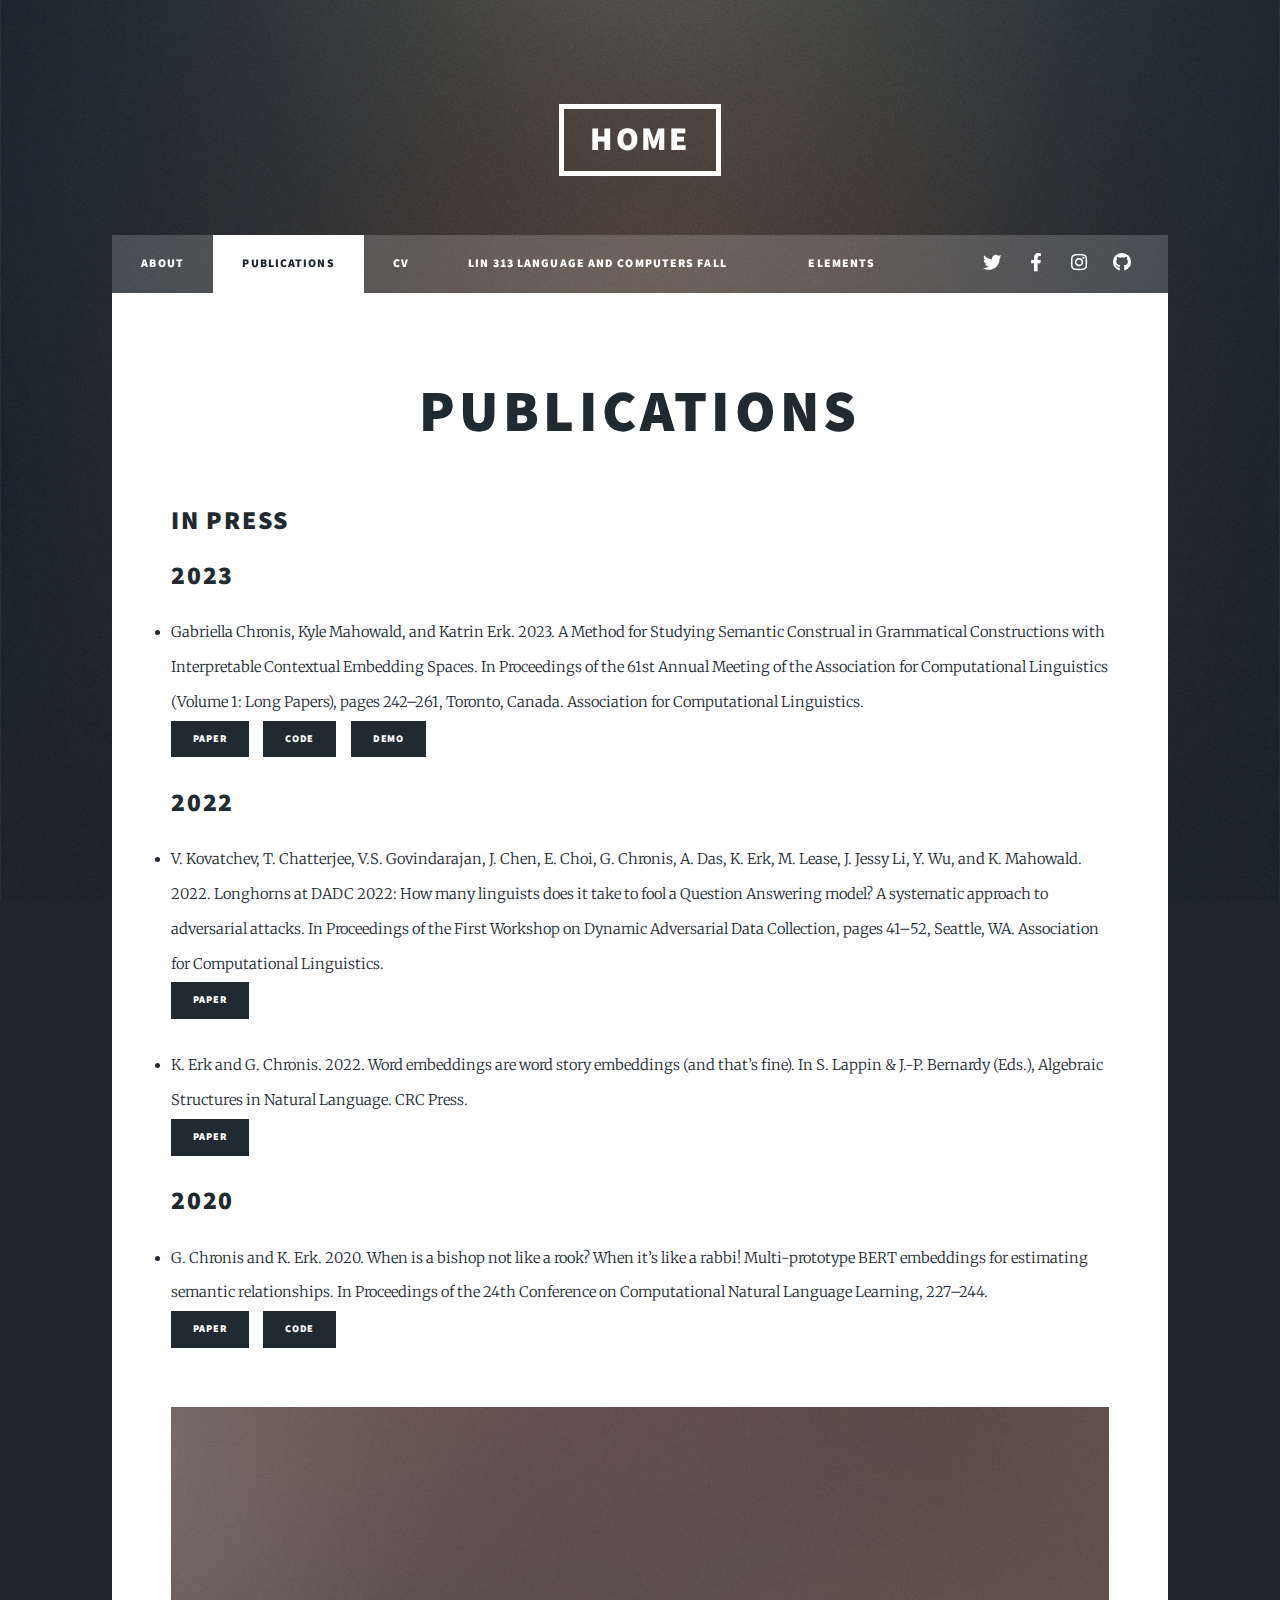
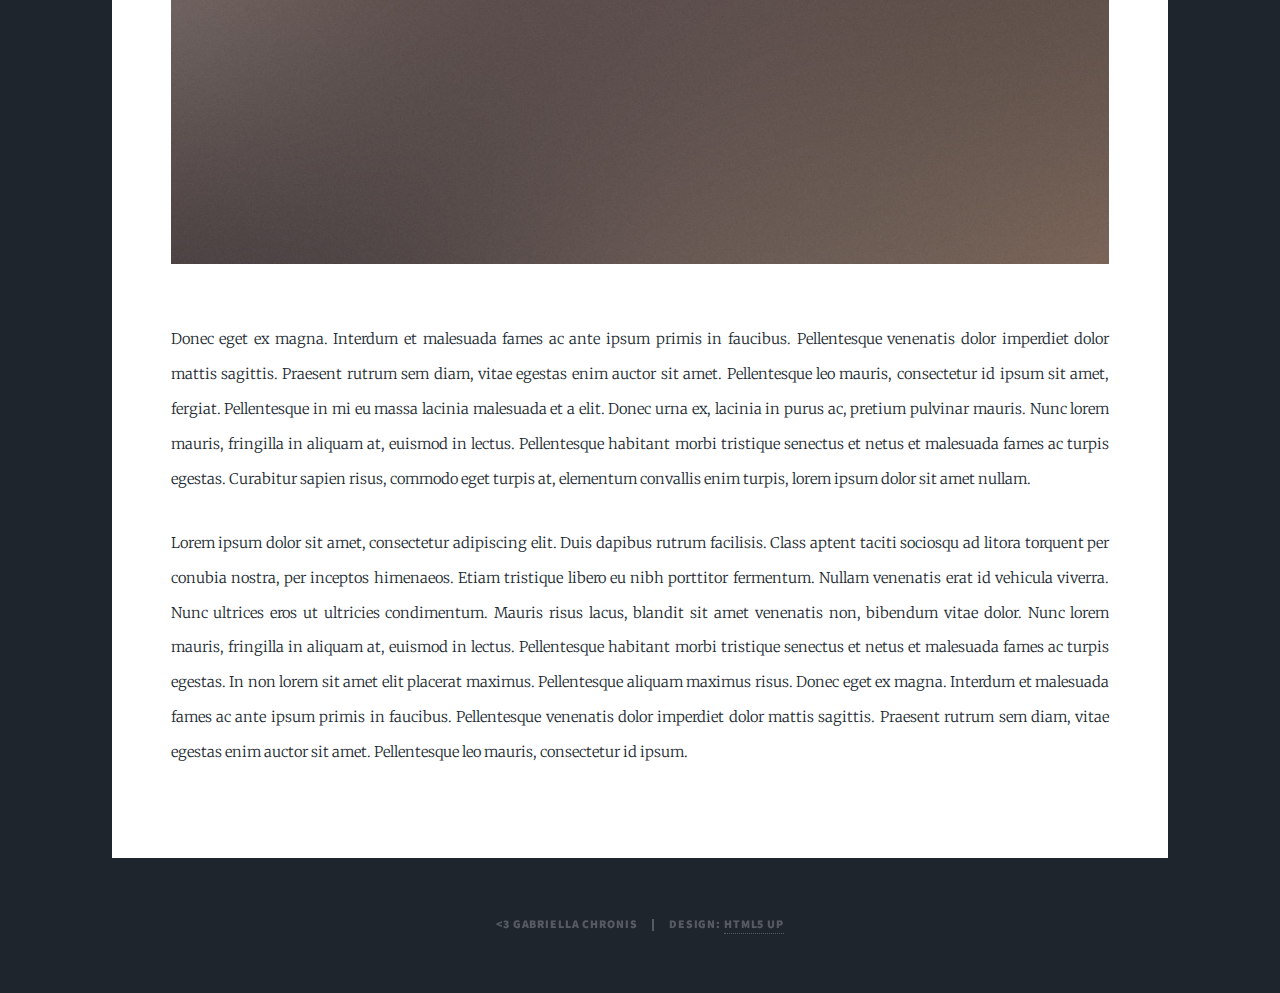
<file: publications.html>
<!DOCTYPE HTML>
<!--
	Massively by HTML5 UP
	html5up.net | @ajlkn
	Free for personal and commercial use under the CCA 3.0 license (html5up.net/license)
-->
<html>
	<head>
		<title>Generic Page - Massively by HTML5 UP</title>
		<meta charset="utf-8" />
		<meta name="viewport" content="width=device-width, initial-scale=1, user-scalable=no" />
		<link rel="stylesheet" href="assets/css/main.css" />
		<noscript><link rel="stylesheet" href="assets/css/noscript.css" /></noscript>
	</head>
	<body class="is-preload">

		<!-- Wrapper -->
			<div id="wrapper">



				<!-- Header -->
					<header id="header">
						<a href="index.html" class="logo">Home</a>
					</header>
				

				<!-- Nav -->

					<nav id="nav">
						<ul class="links">
							<li><a href="index.html">About</a></li>
							<li class="active"><a href="publications.html">Publications</a></li>
							<li><a href="cv.html">CV</a></li>
							<li><a href="lin313.html">LIN 313 Language and Computers Fall 2025</a></li>
							<li><a href="elements.html">Elements Reference</a></li>
						</ul>
						<ul class="icons">
							<li><a href="#" class="icon brands fa-twitter"><span class="label">Twitter</span></a></li>
							<li><a href="#" class="icon brands fa-facebook-f"><span class="label">Facebook</span></a></li>
							<li><a href="#" class="icon brands fa-instagram"><span class="label">Instagram</span></a></li>
							<li><a href="#" class="icon brands fa-github"><span class="label">GitHub</span></a></li>
						</ul>
					</nav>
				
				

				<!-- Main -->
					<div id="main">

						<!-- Post -->
							<section class="post">
								<header class="major">
									<h1>Publications</h1>
								</header>

								<h2>In Press</h2>

								<h2> 2023</h2>
								<li>
									Gabriella Chronis, Kyle Mahowald, and Katrin Erk. 2023. A Method for Studying Semantic Construal in Grammatical Constructions with Interpretable Contextual Embedding Spaces. In Proceedings of the 61st Annual Meeting of the Association for Computational Linguistics (Volume 1: Long Papers), pages 242–261, Toronto, Canada. Association for Computational Linguistics.
								</li>
								<ul class="actions small">
									<li><a href="documents/chronis_mahowald_erk_2023_construal_in_constructions.pdf" class="button primary small" target="_blank">Paper</a></li>
									<li><a href="https://github.com/gchronis/features_in_context" class="button primary small" target="_blank">Code</a></li>
									<li><a href="https://huggingface.co/spaces/jwalanthi/semantic-demo" class="button primary small" target="_blank">Demo</a></li>
								</ul>
								
								<h2> 2022</h2>
								<li>V. Kovatchev, T. Chatterjee, V.S. Govindarajan, J. Chen, E. Choi, G. Chronis, A. Das, K. Erk, M. Lease, J. Jessy Li, Y. Wu, and K. Mahowald. 2022. Longhorns at DADC 2022: How many linguists does it take to fool a Question Answering model? A systematic approach to adversarial attacks. In Proceedings of the First Workshop on Dynamic Adversarial Data Collection, pages 41–52, Seattle, WA. Association for Computational Linguistics. </li>
								<ul class="actions small">
									<li><a href="documents/kovatchev_et_al_2022_longhorns_at_dadc.pdf" class="button primary small" target="_blank">Paper</a></li>
								</ul>

								<li>
								K. Erk and G. Chronis. 2022. Word embeddings are word story embeddings (and that’s fine). In S. Lappin & J.-P. Bernardy (Eds.), Algebraic Structures in Natural Language. CRC Press.
								</li>
								<ul class="actions small">
									<li><a href="documents/chronis_erk_2022_word_story_embeddings_book_chapter_in_algebraic_structures.pdf" class="button primary small" target="_blank">Paper</a></li>
								</ul>
								
								<h2> 2020</h2>
								<li>
									G. Chronis and K. Erk. 2020. When is a bishop not like a rook? When it’s like a rabbi! Multi-prototype BERT embeddings for estimating semantic relationships. In Proceedings of the 24th Conference on Computational Natural Language Learning, 227–244.
								</li>
								<ul class="actions small">
									<li><a href="documents/chronis_erk_2020_conll_bishop_rook.pdf" class="button primary small" target="_blank">Paper</a></li>
									<li><a href="https://github.com/gchronis/MProBERT" class="button primary small" target="_blank">Code</a></li>
								</ul>
								


								
								<div class="image main"><img src="images/pic01.jpg" alt="" /></div>
								<p>Donec eget ex magna. Interdum et malesuada fames ac ante ipsum primis in faucibus. Pellentesque venenatis dolor imperdiet dolor mattis sagittis. Praesent rutrum sem diam, vitae egestas enim auctor sit amet. Pellentesque leo mauris, consectetur id ipsum sit amet, fergiat. Pellentesque in mi eu massa lacinia malesuada et a elit. Donec urna ex, lacinia in purus ac, pretium pulvinar mauris. Nunc lorem mauris, fringilla in aliquam at, euismod in lectus. Pellentesque habitant morbi tristique senectus et netus et malesuada fames ac turpis egestas. Curabitur sapien risus, commodo eget turpis at, elementum convallis enim turpis, lorem ipsum dolor sit amet nullam.</p>
								<p>Lorem ipsum dolor sit amet, consectetur adipiscing elit. Duis dapibus rutrum facilisis. Class aptent taciti sociosqu ad litora torquent per conubia nostra, per inceptos himenaeos. Etiam tristique libero eu nibh porttitor fermentum. Nullam venenatis erat id vehicula viverra. Nunc ultrices eros ut ultricies condimentum. Mauris risus lacus, blandit sit amet venenatis non, bibendum vitae dolor. Nunc lorem mauris, fringilla in aliquam at, euismod in lectus. Pellentesque habitant morbi tristique senectus et netus et malesuada fames ac turpis egestas. In non lorem sit amet elit placerat maximus. Pellentesque aliquam maximus risus. Donec eget ex magna. Interdum et malesuada fames ac ante ipsum primis in faucibus. Pellentesque venenatis dolor imperdiet dolor mattis sagittis. Praesent rutrum sem diam, vitae egestas enim auctor sit amet. Pellentesque leo mauris, consectetur id ipsum.</p>
							</section>

					</div>



				<!-- Copyright -->
					<div id="copyright">
						<ul><li> <3 gabriella chronis</li><li>Design: <a href="https://html5up.net">HTML5 UP</a></li></ul>
					</div>

			</div>

		<!-- Scripts -->
			<script src="assets/js/jquery.min.js"></script>
			<script src="assets/js/jquery.scrollex.min.js"></script>
			<script src="assets/js/jquery.scrolly.min.js"></script>
			<script src="assets/js/browser.min.js"></script>
			<script src="assets/js/breakpoints.min.js"></script>
			<script src="assets/js/util.js"></script>
			<script src="assets/js/main.js"></script>

	</body>
</html>
</file>
<file: assets/css/main.css>
@import url(fontawesome-all.min.css);
@import url("https://fonts.googleapis.com/css?family=Merriweather:300,700,300italic,700italic|Source+Sans+Pro:900");

/*
	Massively by HTML5 UP
	html5up.net | @ajlkn
	Free for personal and commercial use under the CCA 3.0 license (html5up.net/license)
*/

html, body, div, span, applet, object,
iframe, h1, h2, h3, h4, h5, h6, p, blockquote,
pre, a, abbr, acronym, address, big, cite,
code, del, dfn, em, img, ins, kbd, q, s, samp,
small, strike, strong, sub, sup, tt, var, b,
u, i, center, dl, dt, dd, ol, ul, li, fieldset,
form, label, legend, table, caption, tbody,
tfoot, thead, tr, th, td, article, aside,
canvas, details, embed, figure, figcaption,
footer, header, hgroup, menu, nav, output, ruby,
section, summary, time, mark, audio, video {
	margin: 0;
	padding: 0;
	border: 0;
	font-size: 100%;
	font: inherit;
	vertical-align: baseline;}

article, aside, details, figcaption, figure,
footer, header, hgroup, menu, nav, section {
	display: block;}

body {
	line-height: 1;
}

ol, ul {
	list-style: none;
}

blockquote, q {
	quotes: none;
}

	blockquote:before, blockquote:after, q:before, q:after {
		content: '';
		content: none;
	}

table {
	border-collapse: collapse;
	border-spacing: 0;
}

body {
	-webkit-text-size-adjust: none;
}

mark {
	background-color: transparent;
	color: inherit;
}

input::-moz-focus-inner {
	border: 0;
	padding: 0;
}

input, select, textarea {
	-moz-appearance: none;
	-webkit-appearance: none;
	-ms-appearance: none;
	appearance: none;
}

/* Basic */

	@-ms-viewport {
		width: device-width;
	}

	body {
		-ms-overflow-style: scrollbar;
	}

	@media screen and (max-width: 480px) {

		html, body {
			min-width: 320px;
		}

	}

	html {
		box-sizing: border-box;
	}

	*, *:before, *:after {
		box-sizing: inherit;
	}

	body {
		background-color: #1e252d;
	}

		body.is-preload *, body.is-preload *:before, body.is-preload *:after {
			-moz-animation: none !important;
			-webkit-animation: none !important;
			-ms-animation: none !important;
			animation: none !important;
			-moz-transition: none !important;
			-webkit-transition: none !important;
			-ms-transition: none !important;
			transition: none !important;
		}

/* Type */

	html {
		font-size: 16pt;
	}

		@media screen and (max-width: 1680px) {

			html {
				font-size: 12pt;
			}

		}

		@media screen and (max-width: 1280px) {

			html {
				font-size: 11pt;
			}

		}

		@media screen and (max-width: 360px) {

			html {
				font-size: 10pt;
			}

		}

	body {
		color: #212931;
	}

	body, input, select, textarea {
		font-family: "Merriweather", Georgia, serif;
		font-weight: 300;
		font-size: 1rem;
		line-height: 2.375;
	}

	a {
		-moz-transition: color 0.2s ease-in-out, background-color 0.2s ease-in-out, border-color 0.2s ease-in-out, box-shadow 0.2s ease-in-out;
		-webkit-transition: color 0.2s ease-in-out, background-color 0.2s ease-in-out, border-color 0.2s ease-in-out, box-shadow 0.2s ease-in-out;
		-ms-transition: color 0.2s ease-in-out, background-color 0.2s ease-in-out, border-color 0.2s ease-in-out, box-shadow 0.2s ease-in-out;
		transition: color 0.2s ease-in-out, background-color 0.2s ease-in-out, border-color 0.2s ease-in-out, box-shadow 0.2s ease-in-out;
		border-bottom: dotted 1px;
		text-decoration: none;
	}

		a:hover {
			border-bottom-color: transparent;
		}

	strong, b {
		font-weight: 600;
	}

	em, i {
		font-style: italic;
	}

	p {
		text-align: justify;
		margin: 0 0 2rem 0;
	}

	h1, h2, h3, h4, h5, h6 {
		font-family: "Source Sans Pro", Helvetica, sans-serif;
		font-weight: 900;
		line-height: 1.5;
		letter-spacing: 0.075em;
		text-transform: uppercase;
		margin: 0 0 1rem 0;
	}

		h1 a, h2 a, h3 a, h4 a, h5 a, h6 a {
			border-bottom: 0;
			color: inherit;
			text-decoration: none;
		}

	h1 {
		font-size: 4rem;
		line-height: 1.1;
		margin: 0 0 2rem 0;
	}

	h2 {
		font-size: 1.75rem;
		line-height: 1.3;
		margin: 0 0 1.5rem 0;
	}

	h3 {
		font-size: 1.25rem;
		margin: 0 0 1.5rem 0;
	}

	h4 {
		font-size: 1rem;
	}

	h5 {
		font-size: 0.9rem;
	}

	h6 {
		font-size: 0.8rem;
	}

	sub {
		font-size: 0.8rem;
		position: relative;
		top: 0.5rem;
	}

	sup {
		font-size: 0.8rem;
		position: relative;
		top: -0.5rem;
	}

	blockquote {
		border-left: solid 4px;
		font-style: italic;
		margin: 0 0 2rem 0;
		padding: 0.5rem 0 0.5rem 2rem;
	}

	code {
		border: solid 2px;
		font-family: "Courier New", monospace;
		font-size: 0.9rem;
		margin: 0 0.25rem;
		padding: 0.25rem 0.65rem;
	}

	pre {
		-webkit-overflow-scrolling: touch;
		font-family: "Courier New", monospace;
		font-size: 0.9rem;
		margin: 0 0 2rem 0;
	}

		pre code {
			display: block;
			line-height: 1.75;
			padding: 1rem 1.5rem;
			overflow-x: auto;
		}

	hr {
		border: 0;
		border-bottom: solid 2px;
		margin: 3rem 0;
	}

		hr.major {
			margin: 5rem 0;
		}

	.align-left {
		text-align: left;
	}

	.align-center {
		text-align: center;
	}

	.align-right {
		text-align: right;
	}

	input, select, textarea {
		color: #212931;
	}

	a {
		color: #212931;
		border-bottom-color: rgba(33, 41, 49, 0.5);
	}

		a:hover {
			border-bottom-color: transparent;
			color: #18bfef !important;
		}

	strong, b {
		color: #212931;
	}

	h1, h2, h3, h4, h5, h6 {
		color: #212931;
	}

	blockquote {
		border-left-color: #eeeeee;
	}

	code {
		background: rgba(220, 220, 220, 0.25);
		border-color: #eeeeee;
	}

	hr {
		border-bottom-color: #eeeeee;
	}

/* Row */

	.row {
		display: flex;
		flex-wrap: wrap;
		box-sizing: border-box;
		align-items: stretch;
	}

		.row > * {
			box-sizing: border-box;
		}

		.row.gtr-uniform > * > :last-child {
			margin-bottom: 0;
		}

		.row.aln-left {
			justify-content: flex-start;
		}

		.row.aln-center {
			justify-content: center;
		}

		.row.aln-right {
			justify-content: flex-end;
		}

		.row.aln-top {
			align-items: flex-start;
		}

		.row.aln-middle {
			align-items: center;
		}

		.row.aln-bottom {
			align-items: flex-end;
		}

		.row > .imp {
			order: -1;
		}

		.row > .col-1 {
			width: 8.33333%;
		}

		.row > .off-1 {
			margin-left: 8.33333%;
		}

		.row > .col-2 {
			width: 16.66667%;
		}

		.row > .off-2 {
			margin-left: 16.66667%;
		}

		.row > .col-3 {
			width: 25%;
		}

		.row > .off-3 {
			margin-left: 25%;
		}

		.row > .col-4 {
			width: 33.33333%;
		}

		.row > .off-4 {
			margin-left: 33.33333%;
		}

		.row > .col-5 {
			width: 41.66667%;
		}

		.row > .off-5 {
			margin-left: 41.66667%;
		}

		.row > .col-6 {
			width: 50%;
		}

		.row > .off-6 {
			margin-left: 50%;
		}

		.row > .col-7 {
			width: 58.33333%;
		}

		.row > .off-7 {
			margin-left: 58.33333%;
		}

		.row > .col-8 {
			width: 66.66667%;
		}

		.row > .off-8 {
			margin-left: 66.66667%;
		}

		.row > .col-9 {
			width: 75%;
		}

		.row > .off-9 {
			margin-left: 75%;
		}

		.row > .col-10 {
			width: 83.33333%;
		}

		.row > .off-10 {
			margin-left: 83.33333%;
		}

		.row > .col-11 {
			width: 91.66667%;
		}

		.row > .off-11 {
			margin-left: 91.66667%;
		}

		.row > .col-12 {
			width: 100%;
		}

		.row > .off-12 {
			margin-left: 100%;
		}

		.row.gtr-0 {
			margin-top: 0;
			margin-left: 0rem;
		}

			.row.gtr-0 > * {
				padding: 0 0 0 0rem;
			}

			.row.gtr-0.gtr-uniform {
				margin-top: 0rem;
			}

				.row.gtr-0.gtr-uniform > * {
					padding-top: 0rem;
				}

		.row.gtr-25 {
			margin-top: 0;
			margin-left: -0.375rem;
		}

			.row.gtr-25 > * {
				padding: 0 0 0 0.375rem;
			}

			.row.gtr-25.gtr-uniform {
				margin-top: -0.375rem;
			}

				.row.gtr-25.gtr-uniform > * {
					padding-top: 0.375rem;
				}

		.row.gtr-50 {
			margin-top: 0;
			margin-left: -0.75rem;
		}

			.row.gtr-50 > * {
				padding: 0 0 0 0.75rem;
			}

			.row.gtr-50.gtr-uniform {
				margin-top: -0.75rem;
			}

				.row.gtr-50.gtr-uniform > * {
					padding-top: 0.75rem;
				}

		.row {
			margin-top: 0;
			margin-left: -1.5rem;
		}

			.row > * {
				padding: 0 0 0 1.5rem;
			}

			.row.gtr-uniform {
				margin-top: -1.5rem;
			}

				.row.gtr-uniform > * {
					padding-top: 1.5rem;
				}

		.row.gtr-150 {
			margin-top: 0;
			margin-left: -2.25rem;
		}

			.row.gtr-150 > * {
				padding: 0 0 0 2.25rem;
			}

			.row.gtr-150.gtr-uniform {
				margin-top: -2.25rem;
			}

				.row.gtr-150.gtr-uniform > * {
					padding-top: 2.25rem;
				}

		.row.gtr-200 {
			margin-top: 0;
			margin-left: -3rem;
		}

			.row.gtr-200 > * {
				padding: 0 0 0 3rem;
			}

			.row.gtr-200.gtr-uniform {
				margin-top: -3rem;
			}

				.row.gtr-200.gtr-uniform > * {
					padding-top: 3rem;
				}

		@media screen and (max-width: 1680px) {

			.row {
				display: flex;
				flex-wrap: wrap;
				box-sizing: border-box;
				align-items: stretch;
			}

				.row > * {
					box-sizing: border-box;
				}

				.row.gtr-uniform > * > :last-child {
					margin-bottom: 0;
				}

				.row.aln-left {
					justify-content: flex-start;
				}

				.row.aln-center {
					justify-content: center;
				}

				.row.aln-right {
					justify-content: flex-end;
				}

				.row.aln-top {
					align-items: flex-start;
				}

				.row.aln-middle {
					align-items: center;
				}

				.row.aln-bottom {
					align-items: flex-end;
				}

				.row > .imp-xlarge {
					order: -1;
				}

				.row > .col-1-xlarge {
					width: 8.33333%;
				}

				.row > .off-1-xlarge {
					margin-left: 8.33333%;
				}

				.row > .col-2-xlarge {
					width: 16.66667%;
				}

				.row > .off-2-xlarge {
					margin-left: 16.66667%;
				}

				.row > .col-3-xlarge {
					width: 25%;
				}

				.row > .off-3-xlarge {
					margin-left: 25%;
				}

				.row > .col-4-xlarge {
					width: 33.33333%;
				}

				.row > .off-4-xlarge {
					margin-left: 33.33333%;
				}

				.row > .col-5-xlarge {
					width: 41.66667%;
				}

				.row > .off-5-xlarge {
					margin-left: 41.66667%;
				}

				.row > .col-6-xlarge {
					width: 50%;
				}

				.row > .off-6-xlarge {
					margin-left: 50%;
				}

				.row > .col-7-xlarge {
					width: 58.33333%;
				}

				.row > .off-7-xlarge {
					margin-left: 58.33333%;
				}

				.row > .col-8-xlarge {
					width: 66.66667%;
				}

				.row > .off-8-xlarge {
					margin-left: 66.66667%;
				}

				.row > .col-9-xlarge {
					width: 75%;
				}

				.row > .off-9-xlarge {
					margin-left: 75%;
				}

				.row > .col-10-xlarge {
					width: 83.33333%;
				}

				.row > .off-10-xlarge {
					margin-left: 83.33333%;
				}

				.row > .col-11-xlarge {
					width: 91.66667%;
				}

				.row > .off-11-xlarge {
					margin-left: 91.66667%;
				}

				.row > .col-12-xlarge {
					width: 100%;
				}

				.row > .off-12-xlarge {
					margin-left: 100%;
				}

				.row.gtr-0 {
					margin-top: 0;
					margin-left: 0rem;
				}

					.row.gtr-0 > * {
						padding: 0 0 0 0rem;
					}

					.row.gtr-0.gtr-uniform {
						margin-top: 0rem;
					}

						.row.gtr-0.gtr-uniform > * {
							padding-top: 0rem;
						}

				.row.gtr-25 {
					margin-top: 0;
					margin-left: -0.375rem;
				}

					.row.gtr-25 > * {
						padding: 0 0 0 0.375rem;
					}

					.row.gtr-25.gtr-uniform {
						margin-top: -0.375rem;
					}

						.row.gtr-25.gtr-uniform > * {
							padding-top: 0.375rem;
						}

				.row.gtr-50 {
					margin-top: 0;
					margin-left: -0.75rem;
				}

					.row.gtr-50 > * {
						padding: 0 0 0 0.75rem;
					}

					.row.gtr-50.gtr-uniform {
						margin-top: -0.75rem;
					}

						.row.gtr-50.gtr-uniform > * {
							padding-top: 0.75rem;
						}

				.row {
					margin-top: 0;
					margin-left: -1.5rem;
				}

					.row > * {
						padding: 0 0 0 1.5rem;
					}

					.row.gtr-uniform {
						margin-top: -1.5rem;
					}

						.row.gtr-uniform > * {
							padding-top: 1.5rem;
						}

				.row.gtr-150 {
					margin-top: 0;
					margin-left: -2.25rem;
				}

					.row.gtr-150 > * {
						padding: 0 0 0 2.25rem;
					}

					.row.gtr-150.gtr-uniform {
						margin-top: -2.25rem;
					}

						.row.gtr-150.gtr-uniform > * {
							padding-top: 2.25rem;
						}

				.row.gtr-200 {
					margin-top: 0;
					margin-left: -3rem;
				}

					.row.gtr-200 > * {
						padding: 0 0 0 3rem;
					}

					.row.gtr-200.gtr-uniform {
						margin-top: -3rem;
					}

						.row.gtr-200.gtr-uniform > * {
							padding-top: 3rem;
						}

		}

		@media screen and (max-width: 1280px) {

			.row {
				display: flex;
				flex-wrap: wrap;
				box-sizing: border-box;
				align-items: stretch;
			}

				.row > * {
					box-sizing: border-box;
				}

				.row.gtr-uniform > * > :last-child {
					margin-bottom: 0;
				}

				.row.aln-left {
					justify-content: flex-start;
				}

				.row.aln-center {
					justify-content: center;
				}

				.row.aln-right {
					justify-content: flex-end;
				}

				.row.aln-top {
					align-items: flex-start;
				}

				.row.aln-middle {
					align-items: center;
				}

				.row.aln-bottom {
					align-items: flex-end;
				}

				.row > .imp-large {
					order: -1;
				}

				.row > .col-1-large {
					width: 8.33333%;
				}

				.row > .off-1-large {
					margin-left: 8.33333%;
				}

				.row > .col-2-large {
					width: 16.66667%;
				}

				.row > .off-2-large {
					margin-left: 16.66667%;
				}

				.row > .col-3-large {
					width: 25%;
				}

				.row > .off-3-large {
					margin-left: 25%;
				}

				.row > .col-4-large {
					width: 33.33333%;
				}

				.row > .off-4-large {
					margin-left: 33.33333%;
				}

				.row > .col-5-large {
					width: 41.66667%;
				}

				.row > .off-5-large {
					margin-left: 41.66667%;
				}

				.row > .col-6-large {
					width: 50%;
				}

				.row > .off-6-large {
					margin-left: 50%;
				}

				.row > .col-7-large {
					width: 58.33333%;
				}

				.row > .off-7-large {
					margin-left: 58.33333%;
				}

				.row > .col-8-large {
					width: 66.66667%;
				}

				.row > .off-8-large {
					margin-left: 66.66667%;
				}

				.row > .col-9-large {
					width: 75%;
				}

				.row > .off-9-large {
					margin-left: 75%;
				}

				.row > .col-10-large {
					width: 83.33333%;
				}

				.row > .off-10-large {
					margin-left: 83.33333%;
				}

				.row > .col-11-large {
					width: 91.66667%;
				}

				.row > .off-11-large {
					margin-left: 91.66667%;
				}

				.row > .col-12-large {
					width: 100%;
				}

				.row > .off-12-large {
					margin-left: 100%;
				}

				.row.gtr-0 {
					margin-top: 0;
					margin-left: 0rem;
				}

					.row.gtr-0 > * {
						padding: 0 0 0 0rem;
					}

					.row.gtr-0.gtr-uniform {
						margin-top: 0rem;
					}

						.row.gtr-0.gtr-uniform > * {
							padding-top: 0rem;
						}

				.row.gtr-25 {
					margin-top: 0;
					margin-left: -0.375rem;
				}

					.row.gtr-25 > * {
						padding: 0 0 0 0.375rem;
					}

					.row.gtr-25.gtr-uniform {
						margin-top: -0.375rem;
					}

						.row.gtr-25.gtr-uniform > * {
							padding-top: 0.375rem;
						}

				.row.gtr-50 {
					margin-top: 0;
					margin-left: -0.75rem;
				}

					.row.gtr-50 > * {
						padding: 0 0 0 0.75rem;
					}

					.row.gtr-50.gtr-uniform {
						margin-top: -0.75rem;
					}

						.row.gtr-50.gtr-uniform > * {
							padding-top: 0.75rem;
						}

				.row {
					margin-top: 0;
					margin-left: -1.5rem;
				}

					.row > * {
						padding: 0 0 0 1.5rem;
					}

					.row.gtr-uniform {
						margin-top: -1.5rem;
					}

						.row.gtr-uniform > * {
							padding-top: 1.5rem;
						}

				.row.gtr-150 {
					margin-top: 0;
					margin-left: -2.25rem;
				}

					.row.gtr-150 > * {
						padding: 0 0 0 2.25rem;
					}

					.row.gtr-150.gtr-uniform {
						margin-top: -2.25rem;
					}

						.row.gtr-150.gtr-uniform > * {
							padding-top: 2.25rem;
						}

				.row.gtr-200 {
					margin-top: 0;
					margin-left: -3rem;
				}

					.row.gtr-200 > * {
						padding: 0 0 0 3rem;
					}

					.row.gtr-200.gtr-uniform {
						margin-top: -3rem;
					}

						.row.gtr-200.gtr-uniform > * {
							padding-top: 3rem;
						}

		}

		@media screen and (max-width: 980px) {

			.row {
				display: flex;
				flex-wrap: wrap;
				box-sizing: border-box;
				align-items: stretch;
			}

				.row > * {
					box-sizing: border-box;
				}

				.row.gtr-uniform > * > :last-child {
					margin-bottom: 0;
				}

				.row.aln-left {
					justify-content: flex-start;
				}

				.row.aln-center {
					justify-content: center;
				}

				.row.aln-right {
					justify-content: flex-end;
				}

				.row.aln-top {
					align-items: flex-start;
				}

				.row.aln-middle {
					align-items: center;
				}

				.row.aln-bottom {
					align-items: flex-end;
				}

				.row > .imp-medium {
					order: -1;
				}

				.row > .col-1-medium {
					width: 8.33333%;
				}

				.row > .off-1-medium {
					margin-left: 8.33333%;
				}

				.row > .col-2-medium {
					width: 16.66667%;
				}

				.row > .off-2-medium {
					margin-left: 16.66667%;
				}

				.row > .col-3-medium {
					width: 25%;
				}

				.row > .off-3-medium {
					margin-left: 25%;
				}

				.row > .col-4-medium {
					width: 33.33333%;
				}

				.row > .off-4-medium {
					margin-left: 33.33333%;
				}

				.row > .col-5-medium {
					width: 41.66667%;
				}

				.row > .off-5-medium {
					margin-left: 41.66667%;
				}

				.row > .col-6-medium {
					width: 50%;
				}

				.row > .off-6-medium {
					margin-left: 50%;
				}

				.row > .col-7-medium {
					width: 58.33333%;
				}

				.row > .off-7-medium {
					margin-left: 58.33333%;
				}

				.row > .col-8-medium {
					width: 66.66667%;
				}

				.row > .off-8-medium {
					margin-left: 66.66667%;
				}

				.row > .col-9-medium {
					width: 75%;
				}

				.row > .off-9-medium {
					margin-left: 75%;
				}

				.row > .col-10-medium {
					width: 83.33333%;
				}

				.row > .off-10-medium {
					margin-left: 83.33333%;
				}

				.row > .col-11-medium {
					width: 91.66667%;
				}

				.row > .off-11-medium {
					margin-left: 91.66667%;
				}

				.row > .col-12-medium {
					width: 100%;
				}

				.row > .off-12-medium {
					margin-left: 100%;
				}

				.row.gtr-0 {
					margin-top: 0;
					margin-left: 0rem;
				}

					.row.gtr-0 > * {
						padding: 0 0 0 0rem;
					}

					.row.gtr-0.gtr-uniform {
						margin-top: 0rem;
					}

						.row.gtr-0.gtr-uniform > * {
							padding-top: 0rem;
						}

				.row.gtr-25 {
					margin-top: 0;
					margin-left: -0.375rem;
				}

					.row.gtr-25 > * {
						padding: 0 0 0 0.375rem;
					}

					.row.gtr-25.gtr-uniform {
						margin-top: -0.375rem;
					}

						.row.gtr-25.gtr-uniform > * {
							padding-top: 0.375rem;
						}

				.row.gtr-50 {
					margin-top: 0;
					margin-left: -0.75rem;
				}

					.row.gtr-50 > * {
						padding: 0 0 0 0.75rem;
					}

					.row.gtr-50.gtr-uniform {
						margin-top: -0.75rem;
					}

						.row.gtr-50.gtr-uniform > * {
							padding-top: 0.75rem;
						}

				.row {
					margin-top: 0;
					margin-left: -1.5rem;
				}

					.row > * {
						padding: 0 0 0 1.5rem;
					}

					.row.gtr-uniform {
						margin-top: -1.5rem;
					}

						.row.gtr-uniform > * {
							padding-top: 1.5rem;
						}

				.row.gtr-150 {
					margin-top: 0;
					margin-left: -2.25rem;
				}

					.row.gtr-150 > * {
						padding: 0 0 0 2.25rem;
					}

					.row.gtr-150.gtr-uniform {
						margin-top: -2.25rem;
					}

						.row.gtr-150.gtr-uniform > * {
							padding-top: 2.25rem;
						}

				.row.gtr-200 {
					margin-top: 0;
					margin-left: -3rem;
				}

					.row.gtr-200 > * {
						padding: 0 0 0 3rem;
					}

					.row.gtr-200.gtr-uniform {
						margin-top: -3rem;
					}

						.row.gtr-200.gtr-uniform > * {
							padding-top: 3rem;
						}

		}

		@media screen and (max-width: 736px) {

			.row {
				display: flex;
				flex-wrap: wrap;
				box-sizing: border-box;
				align-items: stretch;
			}

				.row > * {
					box-sizing: border-box;
				}

				.row.gtr-uniform > * > :last-child {
					margin-bottom: 0;
				}

				.row.aln-left {
					justify-content: flex-start;
				}

				.row.aln-center {
					justify-content: center;
				}

				.row.aln-right {
					justify-content: flex-end;
				}

				.row.aln-top {
					align-items: flex-start;
				}

				.row.aln-middle {
					align-items: center;
				}

				.row.aln-bottom {
					align-items: flex-end;
				}

				.row > .imp-small {
					order: -1;
				}

				.row > .col-1-small {
					width: 8.33333%;
				}

				.row > .off-1-small {
					margin-left: 8.33333%;
				}

				.row > .col-2-small {
					width: 16.66667%;
				}

				.row > .off-2-small {
					margin-left: 16.66667%;
				}

				.row > .col-3-small {
					width: 25%;
				}

				.row > .off-3-small {
					margin-left: 25%;
				}

				.row > .col-4-small {
					width: 33.33333%;
				}

				.row > .off-4-small {
					margin-left: 33.33333%;
				}

				.row > .col-5-small {
					width: 41.66667%;
				}

				.row > .off-5-small {
					margin-left: 41.66667%;
				}

				.row > .col-6-small {
					width: 50%;
				}

				.row > .off-6-small {
					margin-left: 50%;
				}

				.row > .col-7-small {
					width: 58.33333%;
				}

				.row > .off-7-small {
					margin-left: 58.33333%;
				}

				.row > .col-8-small {
					width: 66.66667%;
				}

				.row > .off-8-small {
					margin-left: 66.66667%;
				}

				.row > .col-9-small {
					width: 75%;
				}

				.row > .off-9-small {
					margin-left: 75%;
				}

				.row > .col-10-small {
					width: 83.33333%;
				}

				.row > .off-10-small {
					margin-left: 83.33333%;
				}

				.row > .col-11-small {
					width: 91.66667%;
				}

				.row > .off-11-small {
					margin-left: 91.66667%;
				}

				.row > .col-12-small {
					width: 100%;
				}

				.row > .off-12-small {
					margin-left: 100%;
				}

				.row.gtr-0 {
					margin-top: 0;
					margin-left: 0rem;
				}

					.row.gtr-0 > * {
						padding: 0 0 0 0rem;
					}

					.row.gtr-0.gtr-uniform {
						margin-top: 0rem;
					}

						.row.gtr-0.gtr-uniform > * {
							padding-top: 0rem;
						}

				.row.gtr-25 {
					margin-top: 0;
					margin-left: -0.375rem;
				}

					.row.gtr-25 > * {
						padding: 0 0 0 0.375rem;
					}

					.row.gtr-25.gtr-uniform {
						margin-top: -0.375rem;
					}

						.row.gtr-25.gtr-uniform > * {
							padding-top: 0.375rem;
						}

				.row.gtr-50 {
					margin-top: 0;
					margin-left: -0.75rem;
				}

					.row.gtr-50 > * {
						padding: 0 0 0 0.75rem;
					}

					.row.gtr-50.gtr-uniform {
						margin-top: -0.75rem;
					}

						.row.gtr-50.gtr-uniform > * {
							padding-top: 0.75rem;
						}

				.row {
					margin-top: 0;
					margin-left: -1.5rem;
				}

					.row > * {
						padding: 0 0 0 1.5rem;
					}

					.row.gtr-uniform {
						margin-top: -1.5rem;
					}

						.row.gtr-uniform > * {
							padding-top: 1.5rem;
						}

				.row.gtr-150 {
					margin-top: 0;
					margin-left: -2.25rem;
				}

					.row.gtr-150 > * {
						padding: 0 0 0 2.25rem;
					}

					.row.gtr-150.gtr-uniform {
						margin-top: -2.25rem;
					}

						.row.gtr-150.gtr-uniform > * {
							padding-top: 2.25rem;
						}

				.row.gtr-200 {
					margin-top: 0;
					margin-left: -3rem;
				}

					.row.gtr-200 > * {
						padding: 0 0 0 3rem;
					}

					.row.gtr-200.gtr-uniform {
						margin-top: -3rem;
					}

						.row.gtr-200.gtr-uniform > * {
							padding-top: 3rem;
						}

		}

		@media screen and (max-width: 480px) {

			.row {
				display: flex;
				flex-wrap: wrap;
				box-sizing: border-box;
				align-items: stretch;
			}

				.row > * {
					box-sizing: border-box;
				}

				.row.gtr-uniform > * > :last-child {
					margin-bottom: 0;
				}

				.row.aln-left {
					justify-content: flex-start;
				}

				.row.aln-center {
					justify-content: center;
				}

				.row.aln-right {
					justify-content: flex-end;
				}

				.row.aln-top {
					align-items: flex-start;
				}

				.row.aln-middle {
					align-items: center;
				}

				.row.aln-bottom {
					align-items: flex-end;
				}

				.row > .imp-xsmall {
					order: -1;
				}

				.row > .col-1-xsmall {
					width: 8.33333%;
				}

				.row > .off-1-xsmall {
					margin-left: 8.33333%;
				}

				.row > .col-2-xsmall {
					width: 16.66667%;
				}

				.row > .off-2-xsmall {
					margin-left: 16.66667%;
				}

				.row > .col-3-xsmall {
					width: 25%;
				}

				.row > .off-3-xsmall {
					margin-left: 25%;
				}

				.row > .col-4-xsmall {
					width: 33.33333%;
				}

				.row > .off-4-xsmall {
					margin-left: 33.33333%;
				}

				.row > .col-5-xsmall {
					width: 41.66667%;
				}

				.row > .off-5-xsmall {
					margin-left: 41.66667%;
				}

				.row > .col-6-xsmall {
					width: 50%;
				}

				.row > .off-6-xsmall {
					margin-left: 50%;
				}

				.row > .col-7-xsmall {
					width: 58.33333%;
				}

				.row > .off-7-xsmall {
					margin-left: 58.33333%;
				}

				.row > .col-8-xsmall {
					width: 66.66667%;
				}

				.row > .off-8-xsmall {
					margin-left: 66.66667%;
				}

				.row > .col-9-xsmall {
					width: 75%;
				}

				.row > .off-9-xsmall {
					margin-left: 75%;
				}

				.row > .col-10-xsmall {
					width: 83.33333%;
				}

				.row > .off-10-xsmall {
					margin-left: 83.33333%;
				}

				.row > .col-11-xsmall {
					width: 91.66667%;
				}

				.row > .off-11-xsmall {
					margin-left: 91.66667%;
				}

				.row > .col-12-xsmall {
					width: 100%;
				}

				.row > .off-12-xsmall {
					margin-left: 100%;
				}

				.row.gtr-0 {
					margin-top: 0;
					margin-left: 0rem;
				}

					.row.gtr-0 > * {
						padding: 0 0 0 0rem;
					}

					.row.gtr-0.gtr-uniform {
						margin-top: 0rem;
					}

						.row.gtr-0.gtr-uniform > * {
							padding-top: 0rem;
						}

				.row.gtr-25 {
					margin-top: 0;
					margin-left: -0.375rem;
				}

					.row.gtr-25 > * {
						padding: 0 0 0 0.375rem;
					}

					.row.gtr-25.gtr-uniform {
						margin-top: -0.375rem;
					}

						.row.gtr-25.gtr-uniform > * {
							padding-top: 0.375rem;
						}

				.row.gtr-50 {
					margin-top: 0;
					margin-left: -0.75rem;
				}

					.row.gtr-50 > * {
						padding: 0 0 0 0.75rem;
					}

					.row.gtr-50.gtr-uniform {
						margin-top: -0.75rem;
					}

						.row.gtr-50.gtr-uniform > * {
							padding-top: 0.75rem;
						}

				.row {
					margin-top: 0;
					margin-left: -1.5rem;
				}

					.row > * {
						padding: 0 0 0 1.5rem;
					}

					.row.gtr-uniform {
						margin-top: -1.5rem;
					}

						.row.gtr-uniform > * {
							padding-top: 1.5rem;
						}

				.row.gtr-150 {
					margin-top: 0;
					margin-left: -2.25rem;
				}

					.row.gtr-150 > * {
						padding: 0 0 0 2.25rem;
					}

					.row.gtr-150.gtr-uniform {
						margin-top: -2.25rem;
					}

						.row.gtr-150.gtr-uniform > * {
							padding-top: 2.25rem;
						}

				.row.gtr-200 {
					margin-top: 0;
					margin-left: -3rem;
				}

					.row.gtr-200 > * {
						padding: 0 0 0 3rem;
					}

					.row.gtr-200.gtr-uniform {
						margin-top: -3rem;
					}

						.row.gtr-200.gtr-uniform > * {
							padding-top: 3rem;
						}

		}

		@media screen and (max-width: 360px) {

			.row {
				display: flex;
				flex-wrap: wrap;
				box-sizing: border-box;
				align-items: stretch;
			}

				.row > * {
					box-sizing: border-box;
				}

				.row.gtr-uniform > * > :last-child {
					margin-bottom: 0;
				}

				.row.aln-left {
					justify-content: flex-start;
				}

				.row.aln-center {
					justify-content: center;
				}

				.row.aln-right {
					justify-content: flex-end;
				}

				.row.aln-top {
					align-items: flex-start;
				}

				.row.aln-middle {
					align-items: center;
				}

				.row.aln-bottom {
					align-items: flex-end;
				}

				.row > .imp-xxsmall {
					order: -1;
				}

				.row > .col-1-xxsmall {
					width: 8.33333%;
				}

				.row > .off-1-xxsmall {
					margin-left: 8.33333%;
				}

				.row > .col-2-xxsmall {
					width: 16.66667%;
				}

				.row > .off-2-xxsmall {
					margin-left: 16.66667%;
				}

				.row > .col-3-xxsmall {
					width: 25%;
				}

				.row > .off-3-xxsmall {
					margin-left: 25%;
				}

				.row > .col-4-xxsmall {
					width: 33.33333%;
				}

				.row > .off-4-xxsmall {
					margin-left: 33.33333%;
				}

				.row > .col-5-xxsmall {
					width: 41.66667%;
				}

				.row > .off-5-xxsmall {
					margin-left: 41.66667%;
				}

				.row > .col-6-xxsmall {
					width: 50%;
				}

				.row > .off-6-xxsmall {
					margin-left: 50%;
				}

				.row > .col-7-xxsmall {
					width: 58.33333%;
				}

				.row > .off-7-xxsmall {
					margin-left: 58.33333%;
				}

				.row > .col-8-xxsmall {
					width: 66.66667%;
				}

				.row > .off-8-xxsmall {
					margin-left: 66.66667%;
				}

				.row > .col-9-xxsmall {
					width: 75%;
				}

				.row > .off-9-xxsmall {
					margin-left: 75%;
				}

				.row > .col-10-xxsmall {
					width: 83.33333%;
				}

				.row > .off-10-xxsmall {
					margin-left: 83.33333%;
				}

				.row > .col-11-xxsmall {
					width: 91.66667%;
				}

				.row > .off-11-xxsmall {
					margin-left: 91.66667%;
				}

				.row > .col-12-xxsmall {
					width: 100%;
				}

				.row > .off-12-xxsmall {
					margin-left: 100%;
				}

				.row.gtr-0 {
					margin-top: 0;
					margin-left: 0rem;
				}

					.row.gtr-0 > * {
						padding: 0 0 0 0rem;
					}

					.row.gtr-0.gtr-uniform {
						margin-top: 0rem;
					}

						.row.gtr-0.gtr-uniform > * {
							padding-top: 0rem;
						}

				.row.gtr-25 {
					margin-top: 0;
					margin-left: -0.375rem;
				}

					.row.gtr-25 > * {
						padding: 0 0 0 0.375rem;
					}

					.row.gtr-25.gtr-uniform {
						margin-top: -0.375rem;
					}

						.row.gtr-25.gtr-uniform > * {
							padding-top: 0.375rem;
						}

				.row.gtr-50 {
					margin-top: 0;
					margin-left: -0.75rem;
				}

					.row.gtr-50 > * {
						padding: 0 0 0 0.75rem;
					}

					.row.gtr-50.gtr-uniform {
						margin-top: -0.75rem;
					}

						.row.gtr-50.gtr-uniform > * {
							padding-top: 0.75rem;
						}

				.row {
					margin-top: 0;
					margin-left: -1.5rem;
				}

					.row > * {
						padding: 0 0 0 1.5rem;
					}

					.row.gtr-uniform {
						margin-top: -1.5rem;
					}

						.row.gtr-uniform > * {
							padding-top: 1.5rem;
						}

				.row.gtr-150 {
					margin-top: 0;
					margin-left: -2.25rem;
				}

					.row.gtr-150 > * {
						padding: 0 0 0 2.25rem;
					}

					.row.gtr-150.gtr-uniform {
						margin-top: -2.25rem;
					}

						.row.gtr-150.gtr-uniform > * {
							padding-top: 2.25rem;
						}

				.row.gtr-200 {
					margin-top: 0;
					margin-left: -3rem;
				}

					.row.gtr-200 > * {
						padding: 0 0 0 3rem;
					}

					.row.gtr-200.gtr-uniform {
						margin-top: -3rem;
					}

						.row.gtr-200.gtr-uniform > * {
							padding-top: 3rem;
						}

		}

/* Box */

	.box {
		border: solid 2px;
		margin-bottom: 2rem;
		padding: 1.5rem;
	}

		.box > :last-child,
		.box > :last-child > :last-child,
		.box > :last-child > :last-child > :last-child {
			margin-bottom: 0;
		}

		.box.alt {
			border: 0;
			border-radius: 0;
			padding: 0;
		}

	.box {
		border-color: #eeeeee;
	}

/* Button */

	input[type="submit"],
	input[type="reset"],
	input[type="button"],
	button,
	.button {
		-moz-appearance: none;
		-webkit-appearance: none;
		-ms-appearance: none;
		appearance: none;
		-moz-transition: background-color 0.2s ease-in-out, box-shadow 0.2s ease-in-out, color 0.2s ease-in-out;
		-webkit-transition: background-color 0.2s ease-in-out, box-shadow 0.2s ease-in-out, color 0.2s ease-in-out;
		-ms-transition: background-color 0.2s ease-in-out, box-shadow 0.2s ease-in-out, color 0.2s ease-in-out;
		transition: background-color 0.2s ease-in-out, box-shadow 0.2s ease-in-out, color 0.2s ease-in-out;
		border: 0;
		border-radius: 0;
		cursor: pointer;
		display: inline-block;
		font-family: "Source Sans Pro", Helvetica, sans-serif;
		font-size: 0.8rem;
		font-weight: 900;
		letter-spacing: 0.075em;
		height: 3rem;
		line-height: 3rem;
		padding: 0 2rem;
		text-align: center;
		text-decoration: none;
		text-transform: uppercase;
		white-space: nowrap;
	}

		input[type="submit"].icon:before,
		input[type="reset"].icon:before,
		input[type="button"].icon:before,
		button.icon:before,
		.button.icon:before {
			margin-right: 0.5rem;
		}

		input[type="submit"].icon.solo,
		input[type="reset"].icon.solo,
		input[type="button"].icon.solo,
		button.icon.solo,
		.button.icon.solo {
			position: relative;
			width: 4rem;
			height: 4rem;
			line-height: 4rem;
			border-radius: 4rem;
			text-indent: 4rem;
			overflow: hidden;
			padding: 0;
			white-space: nowrap;
		}

			input[type="submit"].icon.solo:before,
			input[type="reset"].icon.solo:before,
			input[type="button"].icon.solo:before,
			button.icon.solo:before,
			.button.icon.solo:before {
				position: absolute;
				display: block;
				top: 0;
				left: 0;
				width: inherit;
				height: inherit;
				line-height: inherit;
				font-size: 1.25rem;
				margin-right: 0;
				text-align: center;
				text-indent: 0;
			}

		input[type="submit"].fit,
		input[type="reset"].fit,
		input[type="button"].fit,
		button.fit,
		.button.fit {
			width: 100%;
		}

		input[type="submit"].small,
		input[type="reset"].small,
		input[type="button"].small,
		button.small,
		.button.small {
			font-size: 0.7rem;
			height: 2.5rem;
			line-height: 2.5rem;
			padding: 0 1.5rem;
		}

		input[type="submit"].large,
		input[type="reset"].large,
		input[type="button"].large,
		button.large,
		.button.large {
			font-size: 0.9rem;
			height: 3.5rem;
			line-height: 3.5rem;
			padding: 0 2.75rem;
		}

		@media screen and (max-width: 980px) {

			input[type="submit"],
			input[type="reset"],
			input[type="button"],
			button,
			.button {
				font-size: 0.9rem;
				height: 3.25rem;
				line-height: 3.25rem;
			}

				input[type="submit"].large,
				input[type="reset"].large,
				input[type="button"].large,
				button.large,
				.button.large {
					font-size: 1rem;
					height: 3.75rem;
					line-height: 3.75rem;
				}

		}

		input[type="submit"].disabled, input[type="submit"]:disabled,
		input[type="reset"].disabled,
		input[type="reset"]:disabled,
		input[type="button"].disabled,
		input[type="button"]:disabled,
		button.disabled,
		button:disabled,
		.button.disabled,
		.button:disabled {
			pointer-events: none;
			opacity: 0.25;
		}

	input[type="submit"],
	input[type="reset"],
	input[type="button"],
	button,
	.button {
		background-color: transparent;
		box-shadow: inset 0 0 0 2px #212931;
		color: #212931 !important;
	}

		input[type="submit"]:hover,
		input[type="reset"]:hover,
		input[type="button"]:hover,
		button:hover,
		.button:hover {
			box-shadow: inset 0 0 0 2px #18bfef;
			color: #18bfef !important;
		}

		input[type="submit"].primary,
		input[type="reset"].primary,
		input[type="button"].primary,
		button.primary,
		.button.primary {
			background-color: #212931;
			box-shadow: none;
			color: #ffffff !important;
		}

			input[type="submit"].primary:hover,
			input[type="reset"].primary:hover,
			input[type="button"].primary:hover,
			button.primary:hover,
			.button.primary:hover {
				background-color: #18bfef;
			}

/* Form */

	form {
		margin: 0 0 2rem 0;
	}

		form > :last-child {
			margin-bottom: 0;
		}

		form > .fields {
			display: -moz-flex;
			display: -webkit-flex;
			display: -ms-flex;
			display: flex;
			-moz-flex-wrap: wrap;
			-webkit-flex-wrap: wrap;
			-ms-flex-wrap: wrap;
			flex-wrap: wrap;
			width: calc(100% + 3rem);
			margin: -1.5rem 0 2rem -1.5rem;
		}

			form > .fields > .field {
				-moz-flex-grow: 0;
				-webkit-flex-grow: 0;
				-ms-flex-grow: 0;
				flex-grow: 0;
				-moz-flex-shrink: 0;
				-webkit-flex-shrink: 0;
				-ms-flex-shrink: 0;
				flex-shrink: 0;
				padding: 1.5rem 0 0 1.5rem;
				width: calc(100% - 1.5rem);
			}

				form > .fields > .field.half {
					width: calc(50% - 0.75rem);
				}

				form > .fields > .field.third {
					width: calc(100%/3 - 0.5rem);
				}

				form > .fields > .field.quarter {
					width: calc(25% - 0.375rem);
				}

		@media screen and (max-width: 480px) {

			form > .fields {
				width: calc(100% + 3rem);
				margin: -1.5rem 0 2rem -1.5rem;
			}

				form > .fields > .field {
					padding: 1.5rem 0 0 1.5rem;
					width: calc(100% - 1.5rem);
				}

					form > .fields > .field.half {
						width: calc(100% - 1.5rem);
					}

					form > .fields > .field.third {
						width: calc(100% - 1.5rem);
					}

					form > .fields > .field.quarter {
						width: calc(100% - 1.5rem);
					}

		}

	label {
		display: block;
		font-family: "Source Sans Pro", Helvetica, sans-serif;
		font-weight: 900;
		line-height: 1.5;
		letter-spacing: 0.075em;
		font-size: 0.8rem;
		text-transform: uppercase;
		margin: 0 0 0.75rem 0;
	}

		@media screen and (max-width: 980px) {

			label {
				font-size: 0.9rem;
			}

		}

	input[type="text"],
	input[type="password"],
	input[type="email"],
	select,
	textarea {
		-moz-appearance: none;
		-webkit-appearance: none;
		-ms-appearance: none;
		appearance: none;
		background: transparent;
		border-radius: 0;
		border: solid 2px;
		color: inherit;
		display: block;
		outline: 0;
		padding: 0 1rem;
		text-decoration: none;
		width: 100%;
	}

		input[type="text"]:invalid,
		input[type="password"]:invalid,
		input[type="email"]:invalid,
		select:invalid,
		textarea:invalid {
			box-shadow: none;
		}

	select {
		background-size: 1.25rem;
		background-repeat: no-repeat;
		background-position: calc(100% - 1rem) center;
		height: 3rem;
		padding-right: 3rem;
		text-overflow: ellipsis;
	}

		select:focus::-ms-value {
			background-color: transparent;
		}

		select::-ms-expand {
			display: none;
		}

	input[type="text"],
	input[type="password"],
	input[type="email"],
	select {
		height: 3rem;
	}

	textarea {
		padding: 0.75rem 1rem;
	}

	input[type="checkbox"],
	input[type="radio"] {
		-moz-appearance: none;
		-webkit-appearance: none;
		-ms-appearance: none;
		appearance: none;
		display: block;
		float: left;
		margin-right: -2rem;
		opacity: 0;
		width: 1rem;
		z-index: -1;
	}

		input[type="checkbox"] + label,
		input[type="radio"] + label {
			text-decoration: none;
			cursor: pointer;
			display: inline-block;
			font-size: 1rem;
			letter-spacing: 0;
			font-family: "Merriweather", Georgia, serif;
			text-transform: none;
			font-weight: 300;
			padding-left: 2.8rem;
			padding-right: 1rem;
			position: relative;
		}

			input[type="checkbox"] + label:before,
			input[type="radio"] + label:before {
				-moz-osx-font-smoothing: grayscale;
				-webkit-font-smoothing: antialiased;
				display: inline-block;
				font-style: normal;
				font-variant: normal;
				text-rendering: auto;
				line-height: 1;
				text-transform: none !important;
				font-family: 'Font Awesome 5 Free';
				font-weight: 900;
			}

			input[type="checkbox"] + label:before,
			input[type="radio"] + label:before {
				border-radius: 0;
				border: solid 2px;
				content: '';
				display: inline-block;
				font-size: 0.8rem;
				height: 1.8rem;
				left: 0;
				line-height: 1.65rem;
				position: absolute;
				text-align: center;
				top: -0.125rem;
				width: 1.8rem;
			}

		input[type="checkbox"]:checked + label:before,
		input[type="radio"]:checked + label:before {
			content: '\f00c';
		}

	input[type="checkbox"] + label:before {
		border-radius: 0;
	}

	input[type="radio"] + label:before {
		border-radius: 100%;
	}

	::-webkit-input-placeholder {
		opacity: 1.0;
	}

	:-moz-placeholder {
		opacity: 1.0;
	}

	::-moz-placeholder {
		opacity: 1.0;
	}

	:-ms-input-placeholder {
		opacity: 1.0;
	}

	label {
		color: #212931;
	}

	input[type="text"],
	input[type="password"],
	input[type="email"],
	select,
	textarea {
		border-color: #eeeeee;
	}

		input[type="text"]:focus,
		input[type="password"]:focus,
		input[type="email"]:focus,
		select:focus,
		textarea:focus {
			border-color: #18bfef;
		}

	select {
		background-image: url("data:image/svg+xml;charset=utf8,%3Csvg xmlns='http://www.w3.org/2000/svg' width='40' height='40' preserveAspectRatio='none' viewBox='0 0 40 40'%3E%3Cpath d='M9.4,12.3l10.4,10.4l10.4-10.4c0.2-0.2,0.5-0.4,0.9-0.4c0.3,0,0.6,0.1,0.9,0.4l3.3,3.3c0.2,0.2,0.4,0.5,0.4,0.9 c0,0.4-0.1,0.6-0.4,0.9L20.7,31.9c-0.2,0.2-0.5,0.4-0.9,0.4c-0.3,0-0.6-0.1-0.9-0.4L4.3,17.3c-0.2-0.2-0.4-0.5-0.4-0.9 c0-0.4,0.1-0.6,0.4-0.9l3.3-3.3c0.2-0.2,0.5-0.4,0.9-0.4S9.1,12.1,9.4,12.3z' fill='%23eeeeee' /%3E%3C/svg%3E");
	}

		select option {
			background-color: #ffffff;
			color: #212931;
		}

	.select-wrapper:before {
		color: #eeeeee;
	}

	input[type="checkbox"] + label,
	input[type="radio"] + label {
		color: #212931;
	}

		input[type="checkbox"] + label:before,
		input[type="radio"] + label:before {
			border-color: #eeeeee;
		}

	input[type="checkbox"]:checked + label:before,
	input[type="radio"]:checked + label:before {
		background-color: #212931;
		border-color: #212931;
		color: #ffffff;
	}

	input[type="checkbox"]:focus + label:before,
	input[type="radio"]:focus + label:before {
		border-color: #18bfef;
	}

	::-webkit-input-placeholder {
		color: #909498 !important;
	}

	:-moz-placeholder {
		color: #909498 !important;
	}

	::-moz-placeholder {
		color: #909498 !important;
	}

	:-ms-input-placeholder {
		color: #909498 !important;
	}

	.formerize-placeholder {
		color: #909498 !important;
	}

/* Icon */

	.icon {
		text-decoration: none;
		border-bottom: none;
		position: relative;
	}

		.icon:before {
			-moz-osx-font-smoothing: grayscale;
			-webkit-font-smoothing: antialiased;
			display: inline-block;
			font-style: normal;
			font-variant: normal;
			text-rendering: auto;
			line-height: 1;
			text-transform: none !important;
			font-family: 'Font Awesome 5 Free';
			font-weight: 400;
		}

		.icon > .label {
			display: none;
		}

		.icon:before {
			line-height: inherit;
		}

		.icon.solid:before {
			font-weight: 900;
		}

		.icon.brands:before {
			font-family: 'Font Awesome 5 Brands';
		}

/* Image */

	.image {
		border: 0;
		display: inline-block;
		position: relative;
	}

		.image img {
			display: block;
		}

		.image.left, .image.right {
			max-width: 40%;
		}

			.image.left img, .image.right img {
				width: 100%;
			}

		.image.left {
			float: left;
			margin: 0 2rem 2rem 0;
			top: 0.75rem;
		}

		.image.right {
			float: right;
			margin: 0 0 2rem 2rem;
			top: 0.75rem;
		}

		.image.fit {
			display: block;
			margin: 2.5rem 0;
			width: 100%;
		}

			.image.fit:first-child {
				margin-top: 0;
			}

			.image.fit img {
				width: 100%;
			}

		.image.main {
			display: block;
			margin: 4rem 0;
			width: 100%;
		}

			.image.main:first-child {
				margin-top: 0;
			}

			.image.main img {
				width: 100%;
			}

		@media screen and (max-width: 736px) {

			.image.fit {
				margin: 2rem 0;
			}

			.image.main {
				margin: 2rem 0;
			}

		}

	a.image {
		overflow: hidden;
	}

		a.image img {
			-moz-transition: -moz-transform 0.2s ease-out;
			-webkit-transition: -webkit-transform 0.2s ease-out;
			-ms-transition: -ms-transform 0.2s ease-out;
			transition: transform 0.2s ease-out;
		}

		a.image:hover img {
			-moz-transform: scale(1.05);
			-webkit-transform: scale(1.05);
			-ms-transform: scale(1.05);
			transform: scale(1.05);
		}

/* Actions */

	ul.actions {
		display: -moz-flex;
		display: -webkit-flex;
		display: -ms-flex;
		display: flex;
		cursor: default;
		list-style: none;
		margin-left: -1rem;
		padding-left: 0;
	}

		ul.actions li {
			padding: 0 0 0 1rem;
			vertical-align: middle;
		}

		ul.actions.special {
			-moz-justify-content: center;
			-webkit-justify-content: center;
			-ms-justify-content: center;
			justify-content: center;
			width: 100%;
			margin-left: 0;
		}

			ul.actions.special li:first-child {
				padding-left: 0;
			}

		ul.actions.stacked {
			-moz-flex-direction: column;
			-webkit-flex-direction: column;
			-ms-flex-direction: column;
			flex-direction: column;
			margin-left: 0;
		}

			ul.actions.stacked li {
				padding: 1.3rem 0 0 0;
			}

				ul.actions.stacked li:first-child {
					padding-top: 0;
				}

		ul.actions.fit {
			width: calc(100% + 1rem);
		}

			ul.actions.fit li {
				-moz-flex-grow: 1;
				-webkit-flex-grow: 1;
				-ms-flex-grow: 1;
				flex-grow: 1;
				-moz-flex-shrink: 1;
				-webkit-flex-shrink: 1;
				-ms-flex-shrink: 1;
				flex-shrink: 1;
				width: 100%;
			}

				ul.actions.fit li > * {
					width: 100%;
				}

			ul.actions.fit.stacked {
				width: 100%;
			}

		@media screen and (max-width: 480px) {

			ul.actions:not(.fixed) {
				-moz-flex-direction: column;
				-webkit-flex-direction: column;
				-ms-flex-direction: column;
				flex-direction: column;
				margin-left: 0;
				width: 100% !important;
			}

				ul.actions:not(.fixed) li {
					-moz-flex-grow: 1;
					-webkit-flex-grow: 1;
					-ms-flex-grow: 1;
					flex-grow: 1;
					-moz-flex-shrink: 1;
					-webkit-flex-shrink: 1;
					-ms-flex-shrink: 1;
					flex-shrink: 1;
					padding: 1rem 0 0 0;
					text-align: center;
					width: 100%;
				}

					ul.actions:not(.fixed) li > * {
						width: 100%;
					}

					ul.actions:not(.fixed) li:first-child {
						padding-top: 0;
					}

					ul.actions:not(.fixed) li input[type="submit"],
					ul.actions:not(.fixed) li input[type="reset"],
					ul.actions:not(.fixed) li input[type="button"],
					ul.actions:not(.fixed) li button,
					ul.actions:not(.fixed) li .button {
						width: 100%;
					}

						ul.actions:not(.fixed) li input[type="submit"].icon:before,
						ul.actions:not(.fixed) li input[type="reset"].icon:before,
						ul.actions:not(.fixed) li input[type="button"].icon:before,
						ul.actions:not(.fixed) li button.icon:before,
						ul.actions:not(.fixed) li .button.icon:before {
							margin-left: -0.5rem;
						}

		}

/* Icons */

	ul.icons {
		cursor: default;
		list-style: none;
		padding-left: 0;
	}

		ul.icons li {
			display: inline-block;
			padding: 0 0.5rem 0 0;
			vertical-align: middle;
		}

			ul.icons li:last-child {
				padding-right: 0;
			}

			ul.icons li .icon:before {
				width: 2.25rem;
				height: 2.25rem;
				line-height: 2.25rem;
				display: inline-block;
				text-align: center;
				border-radius: 100%;
				font-size: 1.25rem;
			}

		ul.icons.alt li .icon:before {
			-moz-transition: color 0.2s ease-in-out, background-color 0.2s ease-in-out, border-color 0.2s ease-in-out, box-shadow 0.2s ease-in-out;
			-webkit-transition: color 0.2s ease-in-out, background-color 0.2s ease-in-out, border-color 0.2s ease-in-out, box-shadow 0.2s ease-in-out;
			-ms-transition: color 0.2s ease-in-out, background-color 0.2s ease-in-out, border-color 0.2s ease-in-out, box-shadow 0.2s ease-in-out;
			transition: color 0.2s ease-in-out, background-color 0.2s ease-in-out, border-color 0.2s ease-in-out, box-shadow 0.2s ease-in-out;
			font-size: 1rem;
		}

/* List */

	ol {
		list-style: decimal;
		margin: 0 0 2rem 0;
		padding-left: 1.25rem;
	}

		ol li {
			padding-left: 0.25rem;
		}

	ul {
		list-style: disc;
		margin: 0 0 2rem 0;
		padding-left: 1rem;
	}

		ul li {
			padding-left: 0.5rem;
		}

		ul.divided {
			list-style: none;
			padding-left: 0;
		}

			ul.divided li {
				border-top: solid 1px;
				padding: 0.5rem 0;
			}

				ul.divided li:first-child {
					border-top: 0;
					padding-top: 0;
				}

	dl {
		margin: 0 0 2rem 0;
	}

		dl dt {
			display: block;
			font-weight: 600;
			margin: 0 0 1rem 0;
		}

		dl dd {
			margin-left: 2rem;
		}

	ul.divided li {
		border-top-color: #eeeeee;
	}

	ul.icons li a.icon:hover:before {
		color: #18bfef;
	}

	ul.icons.alt li .icon:before {
		box-shadow: inset 0 0 0 2px #eeeeee;
	}

	ul.icons.alt li a.icon:hover:before {
		box-shadow: inset 0 0 0 2px #18bfef;
	}

/* Section/Article */

	section.special, article.special {
		text-align: center;
	}

	header {
		cursor: default;
	}

		header > .date {
			display: block;
			font-size: 0.8rem;
			height: 1;
			margin: 0 0 1rem 0;
			position: relative;
		}

		header > p {
			font-style: italic;
		}

		header > h1 + p {
			font-size: 1.1rem;
			margin-top: -0.5rem;
			line-height: 2;
		}

		header > h2 + p {
			font-size: 1rem;
			margin-top: -0.75rem;
		}

		header > h3 + p {
			font-size: 0.9rem;
			margin-top: -0.75rem;
		}

		header > h4 + p {
			font-size: 0.8rem;
			margin-top: -0.75rem;
		}

		header.major {
			margin: 0 0 4rem 0;
			text-align: center;
		}

			header.major > :last-child {
				margin-bottom: 0;
			}

			header.major > p {
				margin-top: 0;
				text-align: center;
			}

			header.major > .date {
				font-size: 1rem;
				margin: 0 0 4rem 0;
			}

				header.major > .date:before, header.major > .date:after {
					content: '';
					display: block;
					position: absolute;
					top: 50%;
					width: calc(50% - 6rem);
					border-top: solid 2px;
				}

				header.major > .date:before {
					left: 0;
				}

				header.major > .date:after {
					right: 0;
				}

		@media screen and (max-width: 980px) {

			header br {
				display: none;
			}

		}

		@media screen and (max-width: 736px) {

			header.major {
				margin: 0 0 2rem 0;
			}

		}

	header.major .date:before, header.major .date:after {
		border-top-color: #eeeeee;
	}

/* Table */

	.table-wrapper {
		-webkit-overflow-scrolling: touch;
		overflow-x: auto;
	}

	table {
		margin: 0 0 2rem 0;
		width: 100%;
	}

		table tbody tr {
			border: solid 1px;
			border-left: 0;
			border-right: 0;
		}

		table td {
			padding: 0.75rem 0.75rem;
		}

		table th {
			font-family: "Source Sans Pro", Helvetica, sans-serif;
			font-size: 0.8rem;
			font-weight: 900;
			letter-spacing: 0.075em;
			line-height: 1.5;
			padding: 0 0.75rem 0.75rem 0.75rem;
			text-align: left;
			text-transform: uppercase;
		}

			@media screen and (max-width: 980px) {

				table th {
					font-size: 0.9rem;
				}

			}

		table thead {
			border-bottom: solid 2px;
		}

		table tfoot {
			border-top: solid 2px;
		}

		table.alt {
			border-collapse: separate;
		}

			table.alt tbody tr td {
				border: solid 1px;
				border-left-width: 0;
				border-top-width: 0;
			}

				table.alt tbody tr td:first-child {
					border-left-width: 1px;
				}

			table.alt tbody tr:first-child td {
				border-top-width: 1px;
			}

			table.alt thead {
				border-bottom: 0;
			}

			table.alt tfoot {
				border-top: 0;
			}

	table tbody tr {
		border-color: #eeeeee;
	}

		table tbody tr:nth-child(2n + 1) {
			background-color: rgba(220, 220, 220, 0.25);
		}

	table th {
		color: #212931;
	}

	table thead {
		border-bottom-color: #eeeeee;
	}

	table tfoot {
		border-top-color: #eeeeee;
	}

	table.alt tbody tr td {
		border-color: #eeeeee;
	}

/* Pagination */

	.pagination {
		display: -moz-inline-flex;
		display: -webkit-inline-flex;
		display: -ms-inline-flex;
		display: inline-flex;
		-moz-user-select: none;
		-webkit-user-select: none;
		-ms-user-select: none;
		user-select: none;
		cursor: default;
		list-style: none;
		margin: 0 0 2rem 2px;
		padding: 0;
	}

		.pagination a, .pagination span {
			-moz-transition: background-color 0.2s ease-in-out, border-color 0.2s ease-in-out, box-shadow 0.2s ease-in-out, color 0.2s ease-in-out;
			-webkit-transition: background-color 0.2s ease-in-out, border-color 0.2s ease-in-out, box-shadow 0.2s ease-in-out, color 0.2s ease-in-out;
			-ms-transition: background-color 0.2s ease-in-out, border-color 0.2s ease-in-out, box-shadow 0.2s ease-in-out, color 0.2s ease-in-out;
			transition: background-color 0.2s ease-in-out, border-color 0.2s ease-in-out, box-shadow 0.2s ease-in-out, color 0.2s ease-in-out;
			border: solid 2px;
			display: inline-block;
			font-family: "Source Sans Pro", Helvetica, sans-serif;
			font-size: 0.8rem;
			font-weight: 900;
			height: 3rem;
			letter-spacing: 0.075em;
			line-height: calc(3rem - 4px);
			margin-left: -2px;
			min-width: 3rem;
			position: relative;
			text-align: center;
			text-decoration: none;
			text-transform: uppercase;
		}

		.pagination .next, .pagination .previous {
			text-decoration: none;
			padding: 0 1.75rem;
		}

			.pagination .next:before, .pagination .previous:before {
				-moz-osx-font-smoothing: grayscale;
				-webkit-font-smoothing: antialiased;
				display: inline-block;
				font-style: normal;
				font-variant: normal;
				text-rendering: auto;
				line-height: 1;
				text-transform: none !important;
				font-family: 'Font Awesome 5 Free';
				font-weight: 900;
			}

			.pagination .next:before, .pagination .previous:before {
				display: inline-block;
				color: inherit !important;
				line-height: inherit;
			}

		.pagination .previous:before {
			content: '\f104';
			margin-right: 0.9375em;
		}

		.pagination .next:before {
			content: '\f105';
			float: right;
			margin-left: 0.9375em;
		}

		@media screen and (max-width: 980px) {

			.pagination a, .pagination span {
				font-size: 0.9rem;
			}

		}

		@media screen and (max-width: 480px) {

			.pagination .page, .pagination .extra {
				display: none;
			}

		}

	.pagination a, .pagination span {
		border-color: #eeeeee;
	}

	.pagination a {
		color: #212931 !important;
	}

		.pagination a:hover {
			color: #18bfef !important;
			border-color: #18bfef;
			z-index: 1;
		}

			.pagination a:hover + a,
			.pagination a:hover + span {
				border-left-color: #18bfef;
			}

		.pagination a.active {
			background-color: #eeeeee;
		}

	.pagination span {
		color: #eeeeee;
	}

/* Wrapper */

	#wrapper {
		-moz-transition: opacity 0.5s ease;
		-webkit-transition: opacity 0.5s ease;
		-ms-transition: opacity 0.5s ease;
		transition: opacity 0.5s ease;
		position: relative;
		z-index: 1;
		overflow: hidden;
	}

		#wrapper > .bg {
			position: absolute;
			top: 0;
			left: 0;
			width: 100%;
			height: 100%;
			background-color: #212931;
			background-image: url("../../images/overlay.png"), linear-gradient(0deg, rgba(0, 0, 0, 0.1), rgba(0, 0, 0, 0.1)), url("../../images/bg.jpg");
			background-size: auto,								auto,														100% auto;
			background-position: center,								center,														top center;
			background-repeat: repeat,								no-repeat,													no-repeat;
			background-attachment: scroll,								scroll,														scroll;
			z-index: -1;
		}

			#wrapper > .bg.fixed {
				position: fixed;
				width: 100vw;
				height: 100vh;
			}

		#wrapper.fade-in:before {
			pointer-events: none;
			-moz-transition: opacity 1s ease-in-out;
			-webkit-transition: opacity 1s ease-in-out;
			-ms-transition: opacity 1s ease-in-out;
			transition: opacity 1s ease-in-out;
			-moz-transition-delay: 0.75s;
			-webkit-transition-delay: 0.75s;
			-ms-transition-delay: 0.75s;
			transition-delay: 0.75s;
			background: #1e252d;
			content: '';
			display: block;
			height: 100%;
			left: 0;
			opacity: 0;
			position: fixed;
			top: 0;
			width: 100%;
		}

		body.is-preload #wrapper.fade-in:before {
			opacity: 1;
		}

		@media screen and (orientation: portrait) {

			#wrapper > .bg {
				background-size: auto,								auto,														auto 175%;
			}

		}

/* Intro */

	#intro {
		color: #ffffff;
		padding: 8rem 4rem 6rem 4rem ;
		-moz-align-items: center;
		-webkit-align-items: center;
		-ms-align-items: center;
		align-items: center;
		display: -moz-flex;
		display: -webkit-flex;
		display: -ms-flex;
		display: flex;
		-moz-flex-direction: column;
		-webkit-flex-direction: column;
		-ms-flex-direction: column;
		flex-direction: column;
		-moz-justify-content: -moz-flex-end;
		-webkit-justify-content: -webkit-flex-end;
		-ms-justify-content: -ms-flex-end;
		justify-content: flex-end;
		-moz-transition: opacity 1s ease, -moz-transform 1s ease;
		-webkit-transition: opacity 1s ease, -webkit-transform 1s ease;
		-ms-transition: opacity 1s ease, -ms-transform 1s ease;
		transition: opacity 1s ease, transform 1s ease;
		position: relative;
		cursor: default;
		text-align: center;
		z-index: 1;
		min-height: 100vh;
	}

		#intro input, #intro select, #intro textarea {
			color: #ffffff;
		}

		#intro a {
			color: #ffffff;
			border-bottom-color: rgba(255, 255, 255, 0.5);
		}

			#intro a:hover {
				border-bottom-color: transparent;
				color: #18bfef !important;
			}

		#intro strong, #intro b {
			color: #ffffff;
		}

		#intro h1, #intro h2, #intro h3, #intro h4, #intro h5, #intro h6 {
			color: #ffffff;
		}

		#intro blockquote {
			border-left-color: #ffffff;
		}

		#intro code {
			background: rgba(255, 255, 255, 0.075);
			border-color: #ffffff;
		}

		#intro hr {
			border-bottom-color: #ffffff;
		}

		#intro input[type="submit"],
		#intro input[type="reset"],
		#intro input[type="button"],
		#intro button,
		#intro .button {
			background-color: transparent;
			box-shadow: inset 0 0 0 2px #ffffff;
			color: #ffffff !important;
		}

			#intro input[type="submit"]:hover,
			#intro input[type="reset"]:hover,
			#intro input[type="button"]:hover,
			#intro button:hover,
			#intro .button:hover {
				box-shadow: inset 0 0 0 2px #18bfef;
				color: #18bfef !important;
			}

			#intro input[type="submit"].primary,
			#intro input[type="reset"].primary,
			#intro input[type="button"].primary,
			#intro button.primary,
			#intro .button.primary {
				background-color: #ffffff;
				box-shadow: none;
				color: #1e252d !important;
			}

				#intro input[type="submit"].primary:hover,
				#intro input[type="reset"].primary:hover,
				#intro input[type="button"].primary:hover,
				#intro button.primary:hover,
				#intro .button.primary:hover {
					background-color: #18bfef;
				}

		#intro h1 {
			font-size: 5rem;
			line-height: 1;
		}

		#intro p {
			font-size: 1.25rem;
			font-style: italic;
			margin-top: -0.25rem;
			text-align: center;
		}

		#intro + #header {
			margin-top: -20rem;
		}

			#intro + #header .logo {
				-moz-transform: translateY(2rem);
				-webkit-transform: translateY(2rem);
				-ms-transform: translateY(2rem);
				transform: translateY(2rem);
				opacity: 0;
				visibility: hidden;
			}

		#intro.hidden {
			pointer-events: none;
			-moz-transform: translateY(2rem);
			-webkit-transform: translateY(2rem);
			-ms-transform: translateY(2rem);
			transform: translateY(2rem);
			-moz-transition: opacity 0.5s ease, -moz-transform 0.5s ease, visibility 0.5s;
			-webkit-transition: opacity 0.5s ease, -webkit-transform 0.5s ease, visibility 0.5s;
			-ms-transition: opacity 0.5s ease, -ms-transform 0.5s ease, visibility 0.5s;
			transition: opacity 0.5s ease, transform 0.5s ease, visibility 0.5s;
			opacity: 0;
			visibility: hidden;
		}

			#intro.hidden + #header .logo {
				-moz-transform: translateY(0);
				-webkit-transform: translateY(0);
				-ms-transform: translateY(0);
				transform: translateY(0);
				opacity: 1;
				visibility: visible;
			}

		body.is-preload #intro {
			-moz-transform: translateY(2rem);
			-webkit-transform: translateY(2rem);
			-ms-transform: translateY(2rem);
			transform: translateY(2rem);
			opacity: 0;
		}

			body.is-preload #intro:not(.hidden) + #header + #nav {
				-moz-transform: translateY(4rem);
				-webkit-transform: translateY(4rem);
				-ms-transform: translateY(4rem);
				transform: translateY(4rem);
				opacity: 0;
			}

		@media screen and (max-width: 980px) {

			#intro {
				padding: 4rem 4rem 2rem 4rem ;
				min-height: 90vh;
			}

				#intro p br {
					display: none;
				}

				#intro + #header {
					margin-top: -14rem;
				}

		}

		@media screen and (max-width: 736px) {

			#intro {
				padding: 3rem 2rem 1rem 2rem ;
				min-height: 80vh;
			}

				#intro h1 {
					font-size: 3.25rem;
					line-height: 1.1;
					margin-bottom: 1rem;
				}

				#intro p {
					font-size: 1rem;
					margin-top: 0rem;
				}

				#intro .actions {
					display: none;
				}

		}

/* Header */

	#header {
		color: #ffffff;
		-moz-align-items: center;
		-webkit-align-items: center;
		-ms-align-items: center;
		align-items: center;
		display: -moz-flex;
		display: -webkit-flex;
		display: -ms-flex;
		display: flex;
		-moz-flex-direction: column;
		-webkit-flex-direction: column;
		-ms-flex-direction: column;
		flex-direction: column;
		-moz-justify-content: -moz-flex-end;
		-webkit-justify-content: -webkit-flex-end;
		-ms-justify-content: -ms-flex-end;
		justify-content: flex-end;
		pointer-events: none;
		-moz-user-select: none;
		-webkit-user-select: none;
		-ms-user-select: none;
		user-select: none;
		height: 20rem;
		padding-bottom: 8rem;
		position: relative;
		text-align: center;
		z-index: 2;
	}

		#header input, #header select, #header textarea {
			color: #ffffff;
		}

		#header a {
			color: #ffffff;
			border-bottom-color: rgba(255, 255, 255, 0.5);
		}

			#header a:hover {
				border-bottom-color: transparent;
				color: #18bfef !important;
			}

		#header strong, #header b {
			color: #ffffff;
		}

		#header h1, #header h2, #header h3, #header h4, #header h5, #header h6 {
			color: #ffffff;
		}

		#header blockquote {
			border-left-color: #ffffff;
		}

		#header code {
			background: rgba(255, 255, 255, 0.075);
			border-color: #ffffff;
		}

		#header hr {
			border-bottom-color: #ffffff;
		}

		#header .logo {
			-moz-transition: border-color 0.2s ease-in-out, color 0.2s ease-in-out, opacity 0.5s ease, -moz-transform 0.5s ease, visibility 0.5s;
			-webkit-transition: border-color 0.2s ease-in-out, color 0.2s ease-in-out, opacity 0.5s ease, -webkit-transform 0.5s ease, visibility 0.5s;
			-ms-transition: border-color 0.2s ease-in-out, color 0.2s ease-in-out, opacity 0.5s ease, -ms-transform 0.5s ease, visibility 0.5s;
			transition: border-color 0.2s ease-in-out, color 0.2s ease-in-out, opacity 0.5s ease, transform 0.5s ease, visibility 0.5s;
			pointer-events: auto;
			border-style: solid;
			border-color: #ffffff;
			border-width: 5px !important;
			font-family: "Source Sans Pro", Helvetica, sans-serif;
			font-size: 2.25rem;
			font-weight: 900;
			letter-spacing: 0.075em;
			line-height: 1;
			padding: 1rem 1.75rem;
			text-transform: uppercase;
			visibility: visible;
		}

			#header .logo:hover {
				border-color: #18bfef !important;
				color: #18bfef !important;
			}

		@media screen and (max-width: 980px) {

			#header {
				height: 14rem;
				padding-bottom: 4rem;
			}

		}

		@media screen and (max-width: 736px) {

			#header {
				padding-bottom: 3rem;
			}

				#header .logo {
					font-size: 1.75rem;
					border-width: 3px !important;
				}

		}

/* Nav */

	#nav {
		color: #ffffff;
		display: -moz-flex;
		display: -webkit-flex;
		display: -ms-flex;
		display: flex;
		-moz-transition: -moz-transform 1s ease, opacity 1s ease;
		-webkit-transition: -webkit-transform 1s ease, opacity 1s ease;
		-ms-transition: -ms-transform 1s ease, opacity 1s ease;
		transition: transform 1s ease, opacity 1s ease;
		background: rgba(255, 255, 255, 0.175);
		height: 4rem;
		line-height: 4rem;
		margin: -4rem auto 0 auto;
		overflow: hidden;
		padding: 0 2rem 0 0;
		position: relative;
		width: calc(100% - 4rem);
		max-width: 72rem;
		z-index: 2;
	}

		#nav ul.divided li {
			border-top-color: #ffffff;
		}

		#nav ul.icons li a.icon:hover:before {
			color: #18bfef;
		}

		#nav ul.icons.alt li .icon:before {
			box-shadow: inset 0 0 0 2px #ffffff;
		}

		#nav ul.icons.alt li a.icon:hover:before {
			box-shadow: inset 0 0 0 2px #18bfef;
		}

		#nav input, #nav select, #nav textarea {
			color: #ffffff;
		}

		#nav a {
			color: #ffffff;
			border-bottom-color: rgba(255, 255, 255, 0.5);
		}

			#nav a:hover {
				border-bottom-color: transparent;
				color: #18bfef !important;
			}

		#nav strong, #nav b {
			color: #ffffff;
		}

		#nav h1, #nav h2, #nav h3, #nav h4, #nav h5, #nav h6 {
			color: #ffffff;
		}

		#nav blockquote {
			border-left-color: #ffffff;
		}

		#nav code {
			background: rgba(255, 255, 255, 0.075);
			border-color: #ffffff;
		}

		#nav hr {
			border-bottom-color: #ffffff;
		}

		#nav ul.links {
			display: -moz-flex;
			display: -webkit-flex;
			display: -ms-flex;
			display: flex;
			-moz-flex-grow: 1;
			-webkit-flex-grow: 1;
			-ms-flex-grow: 1;
			flex-grow: 1;
			-moz-flex-shrink: 1;
			-webkit-flex-shrink: 1;
			-ms-flex-shrink: 1;
			flex-shrink: 1;
			font-family: "Source Sans Pro", Helvetica, sans-serif;
			font-weight: 900;
			letter-spacing: 0.075em;
			list-style: none;
			margin-bottom: 0;
			padding-left: 0;
			text-transform: uppercase;
		}

			#nav ul.links li {
				display: block;
				padding-left: 0;
			}

				#nav ul.links li a {
					-moz-transition: background-color 0.2s ease-in-out, color 0.2s ease-in-out;
					-webkit-transition: background-color 0.2s ease-in-out, color 0.2s ease-in-out;
					-ms-transition: background-color 0.2s ease-in-out, color 0.2s ease-in-out;
					transition: background-color 0.2s ease-in-out, color 0.2s ease-in-out;
					display: block;
					font-size: 0.8rem;
					outline: none;
					padding: 0 2rem;
				}

					#nav ul.links li a:hover {
						color: inherit !important;
						background-color: rgba(255, 255, 255, 0.1);
					}

				#nav ul.links li.active {
					background-color: #ffffff;
				}

					#nav ul.links li.active a {
						color: #1e252d;
					}

						#nav ul.links li.active a:hover {
							color: #18bfef !important;
						}

		#nav ul.icons {
			-moz-flex-grow: 0;
			-webkit-flex-grow: 0;
			-ms-flex-grow: 0;
			flex-grow: 0;
			-moz-flex-shrink: 0;
			-webkit-flex-shrink: 0;
			-ms-flex-shrink: 0;
			flex-shrink: 0;
			margin-bottom: 0;
		}

		@media screen and (max-width: 980px) {

			#nav {
				display: none;
			}

		}

/* Main */

	#main {
		background-color: #ffffff;
		position: relative;
		margin: 0 auto;
		width: calc(100% - 4rem);
		max-width: 72rem;
		z-index: 2;
	}

		#main > * {
			padding: 4rem 4rem 2rem 4rem ;
			border-top: solid 2px #eeeeee;
			margin: 0;
		}

			#main > *:first-child {
				border-top: 0;
			}

		#main > footer {
			text-align: center;
		}

		#main > .post {
			padding: 8rem 8rem 6rem 8rem ;
		}

			#main > .post header.major > .date {
				margin-top: -2rem;
			}

			#main > .post header.major > h1, #main > .post header.major h2 {
				font-size: 4rem;
				line-height: 1.1;
				margin: 0 0 2rem 0;
			}

			#main > .post.featured {
				text-align: center;
			}

			@media screen and (max-width: 1280px) {

				#main > .post {
					padding: 6rem 4rem 4rem 4rem ;
				}

			}

			@media screen and (max-width: 736px) {

				#main > .post {
					padding: 4rem 2rem 2rem 2rem ;
				}

					#main > .post header.major > .date {
						margin-top: -1rem;
						margin-bottom: 2rem;
					}

					#main > .post header.major > h1, #main > .post header.major h2 {
						font-size: 2.5rem;
						line-height: 1.2;
						margin: 0 0 1.5rem 0;
					}

			}

		#main > .posts {
			display: -moz-flex;
			display: -webkit-flex;
			display: -ms-flex;
			display: flex;
			-moz-flex-wrap: wrap;
			-webkit-flex-wrap: wrap;
			-ms-flex-wrap: wrap;
			flex-wrap: wrap;
			-moz-align-items: -moz-stretch;
			-webkit-align-items: -webkit-stretch;
			-ms-align-items: -ms-stretch;
			align-items: stretch;
			text-align: center;
			width: 100%;
			padding: 0;
		}

			#main > .posts > * {
				-moz-flex-shrink: 1;
				-webkit-flex-shrink: 1;
				-ms-flex-shrink: 1;
				flex-shrink: 1;
				-moz-flex-grow: 0;
				-webkit-flex-grow: 0;
				-ms-flex-grow: 0;
				flex-grow: 0;
			}

			#main > .posts > * {
				width: 50%;
			}

			#main > .posts > * {
				padding: 4rem;
				width: 50%;
			}

			#main > .posts > article {
				border-color: #eeeeee;
				border-left-width: 2px;
				border-style: solid;
				border-top-width: 2px;
				text-align: center;
			}

				#main > .posts > article > :last-child {
					margin-bottom: 0;
				}

				#main > .posts > article:nth-child(2n - 1) {
					border-left-width: 0;
				}

				#main > .posts > article:nth-child(-n + 2) {
					border-top-width: 0;
				}

			@media screen and (max-width: 980px) {

				#main > .posts > * {
					width: 50%;
				}

				#main > .posts > * {
					padding: 2.5rem;
					width: 50%;
				}

			}

			@media screen and (max-width: 736px) {

				#main > .posts > * {
					width: 100%;
				}

				#main > .posts > * {
					padding: 2rem;
					width: 100%;
				}

				#main > .posts > article:nth-child(2n - 1) {
					border-left-width: 2px;
				}

				#main > .posts > article:nth-child(-n + 2) {
					border-top-width: 2px;
				}

				#main > .posts > article:nth-child(n) {
					border-left-width: 0;
				}

				#main > .posts > article:nth-child(-n + 1) {
					border-top-width: 0;
				}

				#main > .posts > article .image {
					max-width: 25rem;
					margin-left: auto;
					margin-right: auto;
				}

			}

		@media screen and (max-width: 736px) {

			#main > * {
				padding: 2rem 2rem 0.1rem 2rem ;
			}

		}

		@media screen and (max-width: 480px) {

			#main {
				width: 100%;
			}

		}

/* Footer */

	#footer {
		color: #717981;
		display: -moz-flex;
		display: -webkit-flex;
		display: -ms-flex;
		display: flex;
		background-color: #f5f5f5;
		color: #909498;
		cursor: default;
		position: relative;
		margin: 0 auto;
		width: calc(100% - 4rem);
		max-width: 72rem;
		z-index: 2;
	}

		#footer input, #footer select, #footer textarea {
			color: #717981;
		}

		#footer a {
			color: #717981;
			border-bottom-color: rgba(113, 121, 129, 0.5);
		}

			#footer a:hover {
				border-bottom-color: transparent;
				color: #18bfef !important;
			}

		#footer strong, #footer b {
			color: #717981;
		}

		#footer h1, #footer h2, #footer h3, #footer h4, #footer h5, #footer h6 {
			color: #717981;
		}

		#footer blockquote {
			border-left-color: #e2e2e2;
		}

		#footer code {
			background: rgba(220, 220, 220, 0.5);
			border-color: #e2e2e2;
		}

		#footer hr {
			border-bottom-color: #e2e2e2;
		}

		#footer .box {
			border-color: #e2e2e2;
		}

		#footer input[type="submit"],
		#footer input[type="reset"],
		#footer input[type="button"],
		#footer button,
		#footer .button {
			background-color: transparent;
			box-shadow: inset 0 0 0 2px #717981;
			color: #717981 !important;
		}

			#footer input[type="submit"]:hover,
			#footer input[type="reset"]:hover,
			#footer input[type="button"]:hover,
			#footer button:hover,
			#footer .button:hover {
				box-shadow: inset 0 0 0 2px #18bfef;
				color: #18bfef !important;
			}

			#footer input[type="submit"].primary,
			#footer input[type="reset"].primary,
			#footer input[type="button"].primary,
			#footer button.primary,
			#footer .button.primary {
				background-color: #717981;
				box-shadow: none;
				color: #f5f5f5 !important;
			}

				#footer input[type="submit"].primary:hover,
				#footer input[type="reset"].primary:hover,
				#footer input[type="button"].primary:hover,
				#footer button.primary:hover,
				#footer .button.primary:hover {
					background-color: #18bfef;
				}

		#footer label {
			color: #717981;
		}

		#footer input[type="text"],
		#footer input[type="password"],
		#footer input[type="email"],
		#footer select,
		#footer textarea {
			border-color: #e2e2e2;
		}

			#footer input[type="text"]:focus,
			#footer input[type="password"]:focus,
			#footer input[type="email"]:focus,
			#footer select:focus,
			#footer textarea:focus {
				border-color: #18bfef;
			}

		#footer select {
			background-image: url("data:image/svg+xml;charset=utf8,%3Csvg xmlns='http://www.w3.org/2000/svg' width='40' height='40' preserveAspectRatio='none' viewBox='0 0 40 40'%3E%3Cpath d='M9.4,12.3l10.4,10.4l10.4-10.4c0.2-0.2,0.5-0.4,0.9-0.4c0.3,0,0.6,0.1,0.9,0.4l3.3,3.3c0.2,0.2,0.4,0.5,0.4,0.9 c0,0.4-0.1,0.6-0.4,0.9L20.7,31.9c-0.2,0.2-0.5,0.4-0.9,0.4c-0.3,0-0.6-0.1-0.9-0.4L4.3,17.3c-0.2-0.2-0.4-0.5-0.4-0.9 c0-0.4,0.1-0.6,0.4-0.9l3.3-3.3c0.2-0.2,0.5-0.4,0.9-0.4S9.1,12.1,9.4,12.3z' fill='%23e2e2e2' /%3E%3C/svg%3E");
		}

			#footer select option {
				background-color: #f5f5f5;
				color: #717981;
			}

		#footer .select-wrapper:before {
			color: #e2e2e2;
		}

		#footer input[type="checkbox"] + label,
		#footer input[type="radio"] + label {
			color: #717981;
		}

			#footer input[type="checkbox"] + label:before,
			#footer input[type="radio"] + label:before {
				border-color: #e2e2e2;
			}

		#footer input[type="checkbox"]:checked + label:before,
		#footer input[type="radio"]:checked + label:before {
			background-color: #717981;
			border-color: #717981;
			color: #f5f5f5;
		}

		#footer input[type="checkbox"]:focus + label:before,
		#footer input[type="radio"]:focus + label:before {
			border-color: #18bfef;
		}

		#footer ::-webkit-input-placeholder {
			color: #b3b7bb !important;
		}

		#footer :-moz-placeholder {
			color: #b3b7bb !important;
		}

		#footer ::-moz-placeholder {
			color: #b3b7bb !important;
		}

		#footer :-ms-input-placeholder {
			color: #b3b7bb !important;
		}

		#footer .formerize-placeholder {
			color: #b3b7bb !important;
		}

		#footer ul.divided li {
			border-top-color: #e2e2e2;
		}

		#footer ul.icons li a.icon:hover:before {
			color: #18bfef;
		}

		#footer ul.icons.alt li .icon:before {
			box-shadow: inset 0 0 0 2px #e2e2e2;
		}

		#footer ul.icons.alt li a.icon:hover:before {
			box-shadow: inset 0 0 0 2px #18bfef;
		}

		#footer header.major .date:before, #footer header.major .date:after {
			border-top-color: #e2e2e2;
		}

		#footer table tbody tr {
			border-color: #e2e2e2;
		}

			#footer table tbody tr:nth-child(2n + 1) {
				background-color: rgba(220, 220, 220, 0.5);
			}

		#footer table th {
			color: #717981;
		}

		#footer table thead {
			border-bottom-color: #e2e2e2;
		}

		#footer table tfoot {
			border-top-color: #e2e2e2;
		}

		#footer table.alt tbody tr td {
			border-color: #e2e2e2;
		}

		#footer .pagination a, #footer .pagination span {
			border-color: #e2e2e2;
		}

		#footer .pagination a {
			color: #717981 !important;
		}

			#footer .pagination a:hover {
				color: #18bfef !important;
				border-color: #18bfef;
				z-index: 1;
			}

				#footer .pagination a:hover + a,
				#footer .pagination a:hover + span {
					border-left-color: #18bfef;
				}

			#footer .pagination a.active {
				background-color: #e2e2e2;
			}

		#footer .pagination span {
			color: #e2e2e2;
		}

		#footer > section {
			-moz-flex-basis: 50%;
			-webkit-flex-basis: 50%;
			-ms-flex-basis: 50%;
			flex-basis: 50%;
			-moz-flex-grow: 1;
			-webkit-flex-grow: 1;
			-ms-flex-grow: 1;
			flex-grow: 1;
			-moz-flex-shrink: 1;
			-webkit-flex-shrink: 1;
			-ms-flex-shrink: 1;
			flex-shrink: 1;
			padding: 4rem 4rem 2rem 4rem ;
			border-left: solid 2px #e2e2e2;
		}

			#footer > section:first-child {
				border-left: 0;
			}

			#footer > section.split {
				display: -moz-flex;
				display: -webkit-flex;
				display: -ms-flex;
				display: flex;
				-moz-flex-direction: column;
				-webkit-flex-direction: column;
				-ms-flex-direction: column;
				flex-direction: column;
				padding: 0;
			}

				#footer > section.split > section {
					padding: 3rem 4rem 1rem 4rem ;
					border-top: solid 2px #e2e2e2;
				}

					#footer > section.split > section:first-child {
						padding: 5rem 4rem 1rem 4rem ;
						border-top: 0;
					}

					#footer > section.split > section:last-child {
						padding: 3rem 4rem 3rem 4rem ;
					}

				#footer > section.split.contact > section {
					display: -moz-flex;
					display: -webkit-flex;
					display: -ms-flex;
					display: flex;
					-moz-align-items: center;
					-webkit-align-items: center;
					-ms-align-items: center;
					align-items: center;
					padding: 3.15rem 4rem;
				}

					#footer > section.split.contact > section > * {
						margin-bottom: 0;
					}

					#footer > section.split.contact > section > :first-child {
						-moz-flex-shrink: 0;
						-webkit-flex-shrink: 0;
						-ms-flex-shrink: 0;
						flex-shrink: 0;
						-moz-flex-grow: 0;
						-webkit-flex-grow: 0;
						-ms-flex-grow: 0;
						flex-grow: 0;
						width: 6rem;
					}

					#footer > section.split.contact > section > :last-child {
						-moz-flex-shrink: 1;
						-webkit-flex-shrink: 1;
						-ms-flex-shrink: 1;
						flex-shrink: 1;
						-moz-flex-grow: 1;
						-webkit-flex-grow: 1;
						-ms-flex-grow: 1;
						flex-grow: 1;
					}

					#footer > section.split.contact > section:first-child {
						padding: 4rem 4rem 3rem 4rem;
					}

					#footer > section.split.contact > section:last-child {
						padding: 3rem 4rem 4rem 4rem;
					}

					#footer > section.split.contact > section.alt {
						-moz-align-items: -moz-flex-start;
						-webkit-align-items: -webkit-flex-start;
						-ms-align-items: -ms-flex-start;
						align-items: flex-start;
					}

						#footer > section.split.contact > section.alt > :last-child {
							margin-top: -0.325rem;
						}

		#footer form label,
		#footer h3,
		#footer p {
			font-size: 0.8rem;
		}

		@media screen and (max-width: 980px) {

			#footer {
				display: block;
			}

				#footer > section {
					border-top: solid 2px #e2e2e2;
				}

					#footer > section:first-child {
						border-top: 0;
					}

					#footer > section.split > section {
						padding: 4rem 4rem 2rem 4rem ;
					}

						#footer > section.split > section:first-child {
							padding: 4rem 4rem 2rem 4rem ;
						}

						#footer > section.split > section:last-child {
							padding: 4rem 4rem 2rem 4rem ;
						}

					#footer > section.split.contact > section {
						padding: 4rem;
					}

						#footer > section.split.contact > section:first-child {
							padding: 4rem;
						}

						#footer > section.split.contact > section:last-child {
							padding: 4rem;
						}

				#footer form label,
				#footer h3,
				#footer p {
					font-size: 0.9rem;
				}

		}

		@media screen and (max-width: 736px) {

			#footer > section {
				padding: 2rem 2rem 0.1rem 2rem ;
			}

				#footer > section.split > section {
					padding: 2rem 2rem 0.1rem 2rem ;
				}

					#footer > section.split > section:first-child {
						padding: 2rem 2rem 0.1rem 2rem ;
					}

					#footer > section.split > section:last-child {
						padding: 2rem 2rem 0.1rem 2rem ;
					}

				#footer > section.split.contact > section {
					padding: 2rem;
				}

					#footer > section.split.contact > section:first-child {
						padding: 2rem;
					}

					#footer > section.split.contact > section:last-child {
						padding: 2rem;
					}

		}

		@media screen and (max-width: 480px) {

			#footer {
				width: 100%;
			}

		}

	#copyright {
		color: #ffffff;
		position: relative;
		color: rgba(255, 255, 255, 0.25);
		cursor: default;
		font-family: "Source Sans Pro", Helvetica, sans-serif;
		font-size: 0.8rem;
		font-weight: 900;
		letter-spacing: 0.075em;
		line-height: 1.5;
		text-align: center;
		text-transform: uppercase;
		margin: 4rem auto 8rem auto;
		width: calc(100% - 4rem);
		max-width: 72rem;
		z-index: 2;
	}

		#copyright input, #copyright select, #copyright textarea {
			color: #ffffff;
		}

		#copyright a {
			color: #ffffff;
			border-bottom-color: rgba(255, 255, 255, 0.5);
		}

			#copyright a:hover {
				border-bottom-color: transparent;
				color: #18bfef !important;
			}

		#copyright strong, #copyright b {
			color: #ffffff;
		}

		#copyright h1, #copyright h2, #copyright h3, #copyright h4, #copyright h5, #copyright h6 {
			color: #ffffff;
		}

		#copyright blockquote {
			border-left-color: #ffffff;
		}

		#copyright code {
			background: rgba(255, 255, 255, 0.075);
			border-color: #ffffff;
		}

		#copyright hr {
			border-bottom-color: #ffffff;
		}

		#copyright a {
			color: inherit;
			border-bottom-color: inherit;
		}

		#copyright ul {
			list-style: none;
			margin: 0;
			padding-left: 0;
		}

			#copyright ul li {
				border-left: solid 2px;
				display: inline-block;
				line-height: 1;
				margin-left: 1rem;
				padding-left: 1rem;
			}

				#copyright ul li:first-child {
					border-left: 0;
					margin-left: 0;
					padding-left: 0;
				}

		@media screen and (max-width: 1280px) {

			#copyright {
				margin: 4rem auto;
			}

		}

		@media screen and (max-width: 480px) {

			#copyright ul li {
				border-left: 0;
				margin: 1rem 0 0 0;
				padding-left: 0;
				display: block;
			}

				#copyright ul li:first-child {
					margin-top: 0;
				}

		}

/* Nav Panel */

	#navPanelToggle {
		text-decoration: none;
		-moz-transition: color 0.2s ease-in-out, background-color 0.2s ease-in-out, box-shadow 0.2s ease-in-out;
		-webkit-transition: color 0.2s ease-in-out, background-color 0.2s ease-in-out, box-shadow 0.2s ease-in-out;
		-ms-transition: color 0.2s ease-in-out, background-color 0.2s ease-in-out, box-shadow 0.2s ease-in-out;
		transition: color 0.2s ease-in-out, background-color 0.2s ease-in-out, box-shadow 0.2s ease-in-out;
		display: none;
		position: fixed;
		top: 0.75rem;
		right: 0.75rem;
		border: 0;
		color: #ffffff;
		font-family: "Source Sans Pro", Helvetica, sans-serif;
		font-size: 0.9rem;
		font-weight: 900;
		letter-spacing: 0.075em;
		padding: 0.375rem 1.25rem;
		text-transform: uppercase;
		z-index: 10001;
	}

		#navPanelToggle:before {
			-moz-osx-font-smoothing: grayscale;
			-webkit-font-smoothing: antialiased;
			display: inline-block;
			font-style: normal;
			font-variant: normal;
			text-rendering: auto;
			line-height: 1;
			text-transform: none !important;
			font-family: 'Font Awesome 5 Free';
			font-weight: 900;
		}

		#navPanelToggle:before {
			content: '\f0c9';
			margin-right: 0.5rem;
		}

		#navPanelToggle.alt {
			background-color: rgba(255, 255, 255, 0.875);
			box-shadow: 0 0.125rem 0.75rem 0 rgba(30, 37, 45, 0.25);
			color: #212931;
		}

			#navPanelToggle.alt:hover {
				background-color: #ffffff;
			}

		@media screen and (max-width: 980px) {

			#navPanelToggle {
				display: block;
			}

		}

		@media screen and (max-width: 736px) {

			#navPanelToggle {
				font-size: 0.8rem;
				padding: 0.25rem 1rem;
			}

		}

	#navPanel {
		-moz-transform: translateX(20rem);
		-webkit-transform: translateX(20rem);
		-ms-transform: translateX(20rem);
		transform: translateX(20rem);
		-moz-transition: -moz-transform 0.5s ease, box-shadow 0.5s ease, visibility 0.5s;
		-webkit-transition: -webkit-transform 0.5s ease, box-shadow 0.5s ease, visibility 0.5s;
		-ms-transition: -ms-transform 0.5s ease, box-shadow 0.5s ease, visibility 0.5s;
		transition: transform 0.5s ease, box-shadow 0.5s ease, visibility 0.5s;
		display: none;
		-webkit-overflow-scrolling: touch;
		background: #ffffff;
		box-shadow: none;
		color: #212931;
		height: 100%;
		max-width: 80%;
		overflow-y: auto;
		padding: 3rem 2rem;
		position: fixed;
		right: 0;
		top: 0;
		visibility: hidden;
		width: 20rem;
		z-index: 10002;
	}

		#navPanel .links {
			list-style: none;
			padding-left: 0;
		}

			#navPanel .links li {
				border-top: solid 2px #eeeeee;
			}

				#navPanel .links li a {
					border-bottom: 0;
					display: block;
					font-family: "Source Sans Pro", Helvetica, sans-serif;
					font-size: 0.9rem;
					font-size: 0.9rem;
					font-weight: 900;
					letter-spacing: 0.075em;
					padding: 0.75rem 0;
					text-transform: uppercase;
				}

				#navPanel .links li:first-child {
					border-top: 0;
				}

		#navPanel .close {
			text-decoration: none;
			-moz-transition: color 0.2s ease-in-out;
			-webkit-transition: color 0.2s ease-in-out;
			-ms-transition: color 0.2s ease-in-out;
			transition: color 0.2s ease-in-out;
			-webkit-tap-highlight-color: rgba(0, 0, 0, 0);
			border: 0;
			color: #909498;
			cursor: pointer;
			display: block;
			height: 3.25rem;
			line-height: 3.25rem;
			padding-right: 1.25rem;
			position: absolute;
			right: 0;
			text-align: right;
			top: 0;
			vertical-align: middle;
			width: 7rem;
		}

			#navPanel .close:before {
				-moz-osx-font-smoothing: grayscale;
				-webkit-font-smoothing: antialiased;
				display: inline-block;
				font-style: normal;
				font-variant: normal;
				text-rendering: auto;
				line-height: 1;
				text-transform: none !important;
				font-family: 'Font Awesome 5 Free';
				font-weight: 900;
			}

			#navPanel .close:before {
				content: '\f00d';
				font-size: 1.25rem;
			}

			#navPanel .close:hover {
				color: #212931;
			}

			@media screen and (max-width: 736px) {

				#navPanel .close {
					height: 4rem;
					line-height: 4rem;
				}

			}

		@media screen and (max-width: 980px) {

			#navPanel {
				display: block;
			}

		}

		@media screen and (max-width: 736px) {

			#navPanel {
				padding: 2.5rem 1.75rem;
			}

		}

	@media screen and (max-width: 980px) {

		body.is-navPanel-visible #wrapper {
			opacity: 0.5;
		}

		body.is-navPanel-visible #navPanel {
			-moz-transform: translateX(0);
			-webkit-transform: translateX(0);
			-ms-transform: translateX(0);
			transform: translateX(0);
			box-shadow: 0 0 1.5rem 0 rgba(0, 0, 0, 0.2);
			visibility: visible;
		}

	}
</file>
<file: assets/css/noscript.css>
@import url(font-awesome.min.css);

/*
	Massively by HTML5 UP
	html5up.net | @ajlkn
	Free for personal and commercial use under the CCA 3.0 license (html5up.net/license)
*/

/* Wrapper */

	#wrapper {
		background-color: #212931;
		background-image: url("../../images/overlay.png"), linear-gradient(0deg, rgba(0, 0, 0, 0.1), rgba(0, 0, 0, 0.1)), url("../../images/bg.jpg");
		background-size: auto,								auto,														100% auto;
		background-position: center,								center,														top center;
		background-repeat: repeat,								no-repeat,													no-repeat;
		background-attachment: fixed,								fixed,														fixed;
	}

		#wrapper.fade-in:before {
			display: none;
		}

/* Intro */

	body.is-preload #intro {
		opacity: 1;
	}

		body.is-preload #intro:not(.hidden) + #header + #nav {
			-moz-transform: none;
			-webkit-transform: none;
			-ms-transform: none;
			transform: none;
			opacity: 1;
		}
</file>
